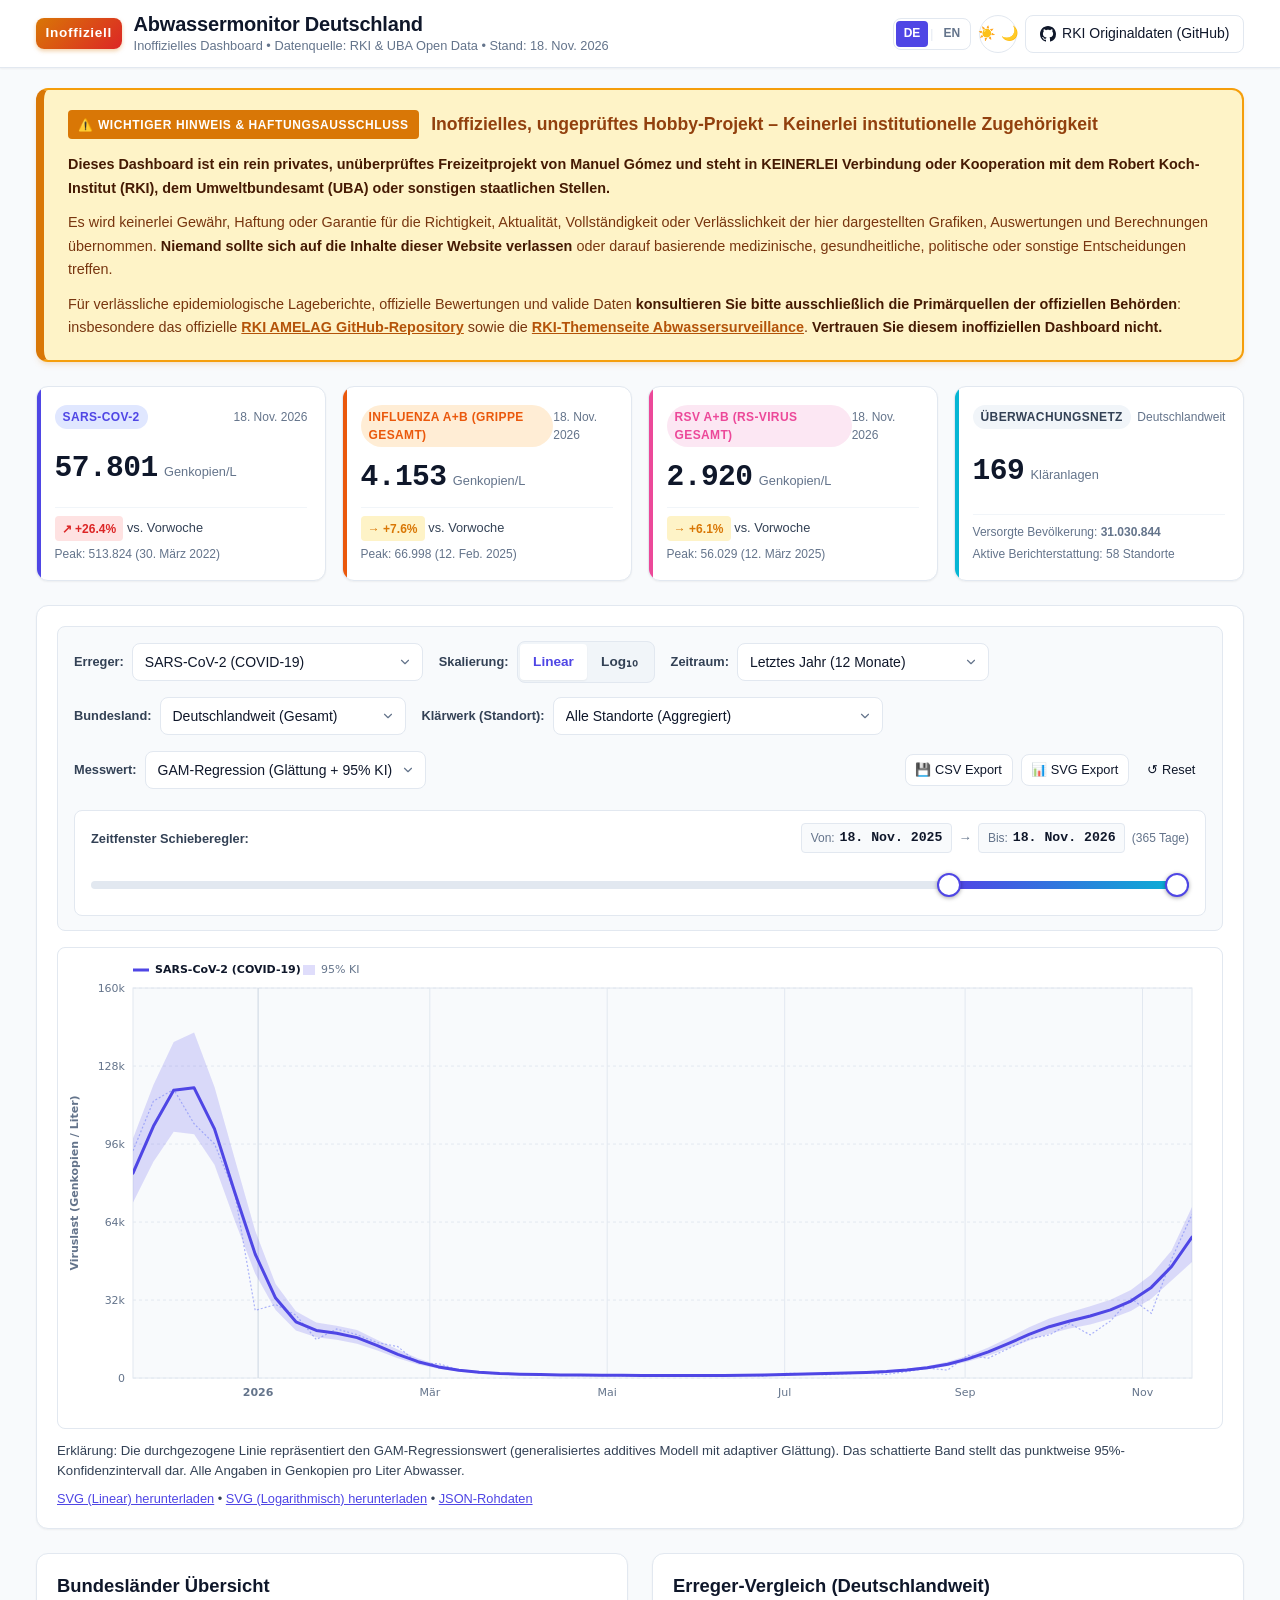
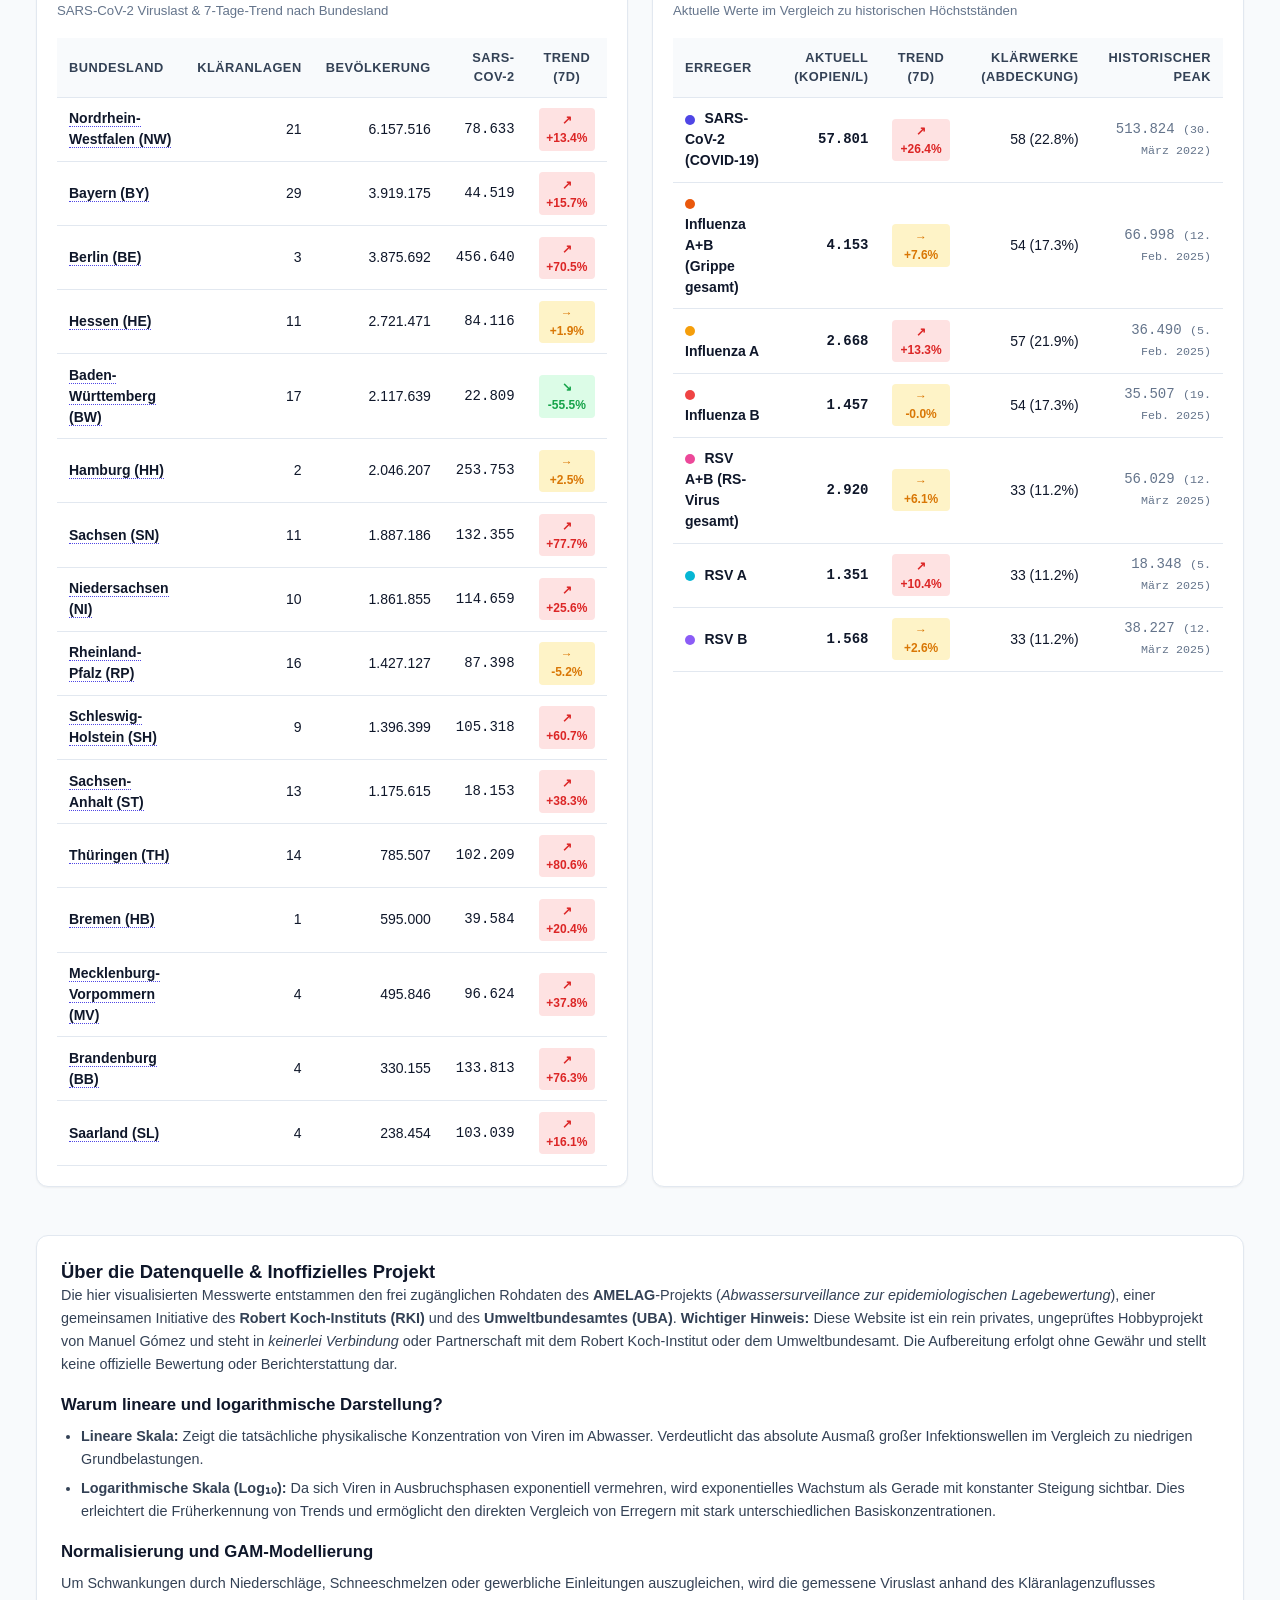
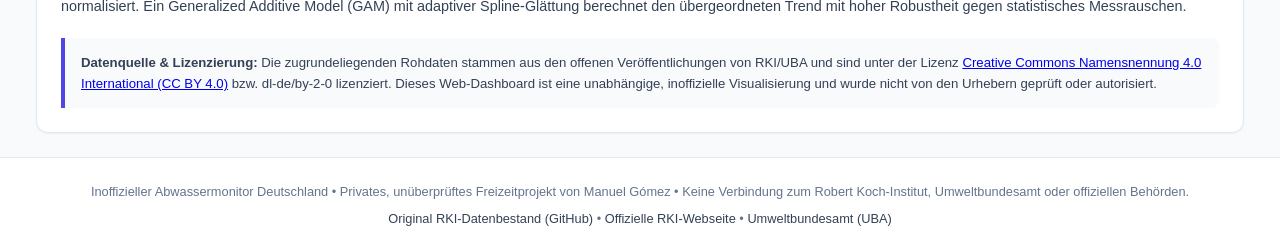
<file: index.html>
<!DOCTYPE html>
<html lang="de">
<head>
  <meta charset="UTF-8">
  <meta name="viewport" content="width=device-width, initial-scale=1.0">
  <title>Inoffizieller Abwassermonitor Deutschland | Private Open-Data-Visualisierung</title>
  <meta name="description" content="Inoffizielle, rein private Visualisierung der öffentlich zugänglichen AMELAG-Abwasserdaten. Keine Anbindung an das Robert Koch-Institut oder Behörden.">
  <meta name="keywords" content="Abwassersurveillance, SARS-CoV-2, Corona, Grippe, Influenza, RSV, Viruslast, Klärwerk, Deutschland, Open Data">
  <meta name="author" content="Manuel Gómez (Inoffizielles Privatprojekt)">
  <meta name="theme-color" content="#4f46e5">

  <!-- Open Graph / Social Media Meta Tags -->
  <meta property="og:title" content="Inoffizieller Abwassermonitor - Deutschland">
  <meta property="og:description" content="Inoffizielle, unüberprüfte Visualisierung von Viruslasten aus 169 Kläranlagen in Deutschland auf Basis öffentlicher RKI/UBA Open Data.">
  <meta property="og:type" content="website">
  <meta property="og:url" content="https://mgomezch.github.io/amelag-dashboard/">
  <meta property="og:image" content="assets/national_chart_linear.svg">

  <link rel="stylesheet" href="css/dashboard.css?v=1795795016">
  
  <noscript>
    <style>
      .js-only { display: none !important; }
      .no-js-tabs { display: block; }
      .chart-toggle-input:checked + .chart-container { display: block; }
    </style>
  </noscript>
</head>
<body>
  <a href="#main-content" class="skip-link" data-i18n="skip_link">Zum Hauptinhalt springen</a>

  <!-- Header -->
  <header class="app-header" role="banner">
    <div class="container header-container">
      <div class="brand">
        <div class="brand-badge brand-badge-unofficial" data-i18n="brand_badge">Inoffiziell</div>
        <div>
          <h1 class="brand-title" data-i18n="brand_title">Abwassermonitor Deutschland</h1>
          <p class="brand-subtitle"><span data-i18n="brand_sub">Inoffizielles Dashboard • Datenquelle: RKI &amp; UBA Open Data • Stand:</span> <time id="header-data-date" datetime="2026-11-18">18. Nov. 2026</time></p>
        </div>
      </div>
      <div class="header-actions">
        <div class="lang-switch" role="group" aria-label="Sprache auswählen / Select Language">
          <a href="index.html" class="lang-btn active" data-lang="de" aria-label="Deutsch">DE</a>
          <span class="lang-divider" aria-hidden="true">|</span>
          <a href="en.html" class="lang-btn " data-lang="en" aria-label="English">EN</a>
        </div>
        <button id="theme-toggle" class="btn btn-icon js-only" aria-label="Farbschema wechseln" title="Farbschema wechseln">
          <span class="icon-sun">☀️</span><span class="icon-moon">🌙</span>
        </button>
        <a href="https://github.com/robert-koch-institut/Abwassersurveillance_AMELAG" target="_blank" rel="noopener noreferrer" class="btn btn-outline" title="RKI Originaldaten (GitHub)">
          <svg class="icon-github" viewBox="0 0 16 16" width="16" height="16" fill="currentColor" aria-hidden="true"><path d="M8 0C3.58 0 0 3.58 0 8c0 3.54 2.29 6.53 5.47 7.59.4.07.55-.17.55-.38 0-.19-.01-.82-.01-1.49-2.01.37-2.53-.49-2.69-.94-.09-.23-.48-.94-.82-1.13-.28-.15-.68-.52-.01-.53.63-.01 1.08.58 1.23.82.72 1.21 1.87.87 2.33.66.07-.52.28-.87.51-1.07-1.78-.2-3.64-.89-3.64-3.95 0-.87.31-1.59.82-2.15-.08-.2-.36-1.02.08-2.12 0 0 .67-.21 2.2.82.64-.18 1.32-.27 2-.27.68 0 1.36.09 2 .27 1.53-1.04 2.2-.82 2.2-.82.44 1.1.16 1.92.08 2.12.51.56.82 1.27.82 2.15 0 3.07-1.87 3.75-3.65 3.95.29.25.54.73.54 1.48 0 1.07-.01 1.93-.01 2.2 0 .21.15.46.55.38A8.013 8.013 0 0016 8c0-4.42-3.58-8-8-8z"/></svg>
          <span data-i18n="rki_dataset">RKI Originaldaten (GitHub)</span>
        </a>
      </div>
    </div>
  </header>

  <!-- Main Container -->
  <main id="main-content" class="container" role="main">
    
    <!-- Unofficial Project Disclaimer Banner -->
    <aside class="disclaimer-banner" role="alert" aria-label="Wichtiger Hinweis und Haftungsausschluss">
      <div class="disclaimer-header">
        <span class="disclaimer-badge" data-i18n="disclaimer_badge">⚠️ WICHTIGER HINWEIS &amp; HAFTUNGSAUSSCHLUSS</span>
        <h2 class="disclaimer-title" data-i18n="disclaimer_title">Inoffizielles, unüberprüftes Freizeitprojekt – Keine Anbindung an Behörden oder Institute</h2>
      </div>
      <div class="disclaimer-body">
        <p data-i18n="disclaimer_p1"><strong>Dieses Dashboard ist ein rein privates, unüberprüftes Freizeitprojekt von Manuel Gómez und steht in KEINERLEI Verbindung oder Partnerschaft zum Robert Koch-Institut (RKI), dem Umweltbundesamt (UBA) oder sonstigen Behörden oder Institutionen.</strong></p>
        <p data-i18n="disclaimer_p2">Der Betreiber übernimmt keinerlei Gewähr für die Richtigkeit, Aktualität, Vollständigkeit oder Verlässlichkeit der hier dargestellten Grafiken, Berechnungen und Daten. <strong>Niemand sollte sich auf die Inhalte dieser Seite stützen</strong> (weder für medizinische, gesundheitliche, behördliche, rechtliche noch sonstige Entscheidungen).</p>
        <p data-i18n="disclaimer_p3">Für verlässliche epidemiologische Informationen, offizielle Bewertungen und validierte Auswertungen <strong>konsultieren Sie bitte ausschließlich die Primärquellen der zuständigen Fachbehörden</strong>: das offizielle <a href="https://github.com/robert-koch-institut/Abwassersurveillance_AMELAG" target="_blank" rel="noopener noreferrer">RKI AMELAG GitHub-Repository</a> und das <a href="https://www.rki.de/abwassersurveillance" target="_blank" rel="noopener noreferrer">Webangebot der RKI-Abwassersurveillance</a>. <strong>Vertrauen Sie diesem inoffiziellen Dashboard nicht.</strong></p>
      </div>
    </aside>

    <!-- KPI Hero Summary Cards -->
    <section class="kpi-grid" aria-label="Wichtigste Kennzahlen / Key Metrics">
      <div class="kpi-card" id="kpi-sars">
        <div class="kpi-header">
          <span class="pathogen-pill pathogen-sars">SARS-CoV-2</span>
          <span class="kpi-date">18. Nov. 2026</span>
        </div>
        <div class="kpi-value-row">
          <span class="kpi-value" id="kpi-sars-val">57.801</span>
          <span class="kpi-unit" data-i18n="kpi_unit">Genkopien/L</span>
        </div>
        <div class="kpi-footer">
          <span class="kpi-trend" id="kpi-sars-trend"><span class="badge badge-rising">↗ +26.4%</span> vs. Vorwoche</span>
          <span class="kpi-sub">Peak: 513.824 (30. März 2022)</span>
        </div>
      </div>

      <div class="kpi-card" id="kpi-flu">
        <div class="kpi-header">
          <span class="pathogen-pill pathogen-flu">Influenza A+B (Grippe gesamt)</span>
          <span class="kpi-date">18. Nov. 2026</span>
        </div>
        <div class="kpi-value-row">
          <span class="kpi-value" id="kpi-flu-val">4.153</span>
          <span class="kpi-unit" data-i18n="kpi_unit">Genkopien/L</span>
        </div>
        <div class="kpi-footer">
          <span class="kpi-trend" id="kpi-flu-trend"><span class="badge badge-stable">→ +7.6%</span> vs. Vorwoche</span>
          <span class="kpi-sub">Peak: 66.998 (12. Feb. 2025)</span>
        </div>
      </div>

      <div class="kpi-card" id="kpi-rsv">
        <div class="kpi-header">
          <span class="pathogen-pill pathogen-rsv">RSV A+B (RS-Virus gesamt)</span>
          <span class="kpi-date">18. Nov. 2026</span>
        </div>
        <div class="kpi-value-row">
          <span class="kpi-value" id="kpi-rsv-val">2.920</span>
          <span class="kpi-unit" data-i18n="kpi_unit">Genkopien/L</span>
        </div>
        <div class="kpi-footer">
          <span class="kpi-trend" id="kpi-rsv-trend"><span class="badge badge-stable">→ +6.1%</span> vs. Vorwoche</span>
          <span class="kpi-sub">Peak: 56.029 (12. März 2025)</span>
        </div>
      </div>

      <div class="kpi-card" id="kpi-coverage">
        <div class="kpi-header">
          <span class="pathogen-pill pathogen-neutral" data-i18n="surveillance_net">Überwachungsnetz</span>
          <span class="kpi-date" data-i18n="nationwide">Deutschlandweit</span>
        </div>
        <div class="kpi-value-row">
          <span class="kpi-value">169</span>
          <span class="kpi-unit" data-i18n="plants">Kläranlagen</span>
        </div>
        <div class="kpi-footer">
          <span class="kpi-sub"><span data-i18n="covered_pop">Versorgte Bevölkerung:</span> <strong>31.030.844</strong></span>
          <span class="kpi-sub"><span data-i18n="active_rep">Aktive Berichterstattung:</span> 58 <span data-i18n="sites">Standorte</span></span>
        </div>
      </div>
    </section>

    <!-- Main Chart Section -->
    <section class="card chart-card" aria-label="Hauptgrafik Viruslast / Main Viral Load Chart">
      
      <!-- Interactive Filter Controls (Enhanced via JS) -->
      <div class="chart-controls js-only">
        
        <!-- Row 1: Pathogen & Scale Toggles -->
        <div class="controls-row">
          <div class="control-group">
            <label class="control-label" for="filter-pathogen" data-i18n="filter_pathogen">Erreger:</label>
            <select id="filter-pathogen" class="select-input" aria-label="Erreger:">
              <option value="SARS-CoV-2" selected>SARS-CoV-2 (COVID-19)</option>
              <option value="Influenza A+B">Influenza A+B (Grippe gesamt)</option>
              <option value="Influenza A">Influenza A</option>
              <option value="Influenza B">Influenza B</option>
              <option value="RSV A+B">RSV A+B (RS-Virus gesamt)</option>
              <option value="RSV A">RSV A</option>
              <option value="RSV B">RSV B</option>
              <option value="COMPARE_ALL">⚡ Multi-Vergleich (SARS + Flu + RSV)</option>
            </select>
          </div>

          <div class="control-group">
            <span class="control-label" data-i18n="filter_scale">Skalierung:</span>
            <div class="btn-group" role="group" aria-label="Skalierung:">
              <button type="button" id="btn-scale-linear" class="btn btn-toggle active" data-scale="linear" title="Lineare Darstellung (absolute Virusmenge)" data-i18n="scale_linear">Linear</button>
              <button type="button" id="btn-scale-log" class="btn btn-toggle" data-scale="log" title="Logarithmische Darstellung (Exponentielles Wachstum &amp; Dynamik)" data-i18n="scale_log">Log₁₀</button>
            </div>
          </div>

          <div class="control-group">
            <label class="control-label" for="filter-time-preset" data-i18n="filter_time">Zeitraum:</label>
            <select id="filter-time-preset" class="select-input" aria-label="Zeitraum:">
              <option value="all">Alle Daten (Gesamt 2022–heute)</option>
              <option value="30d">Letzte 30 Tage</option>
              <option value="90d">Letzte 90 Tage (3 Monate)</option>
              <option value="6m">Letzte 6 Monate</option>
              <option value="1y" selected>Letztes Jahr (12 Monate)</option>
              <option value="2y">Letzte 2 Jahre</option>
              <option value="custom">Benutzerdefiniert (Schieberegler)</option>
            </select>
          </div>
        </div>

        <!-- Row 2: Geographic & Metric Filters -->
        <div class="controls-row">
          <div class="control-group">
            <label class="control-label" for="filter-state" data-i18n="filter_state">Bundesland:</label>
            <select id="filter-state" class="select-input" aria-label="Bundesland:">
              <option value="ALL" selected>Deutschlandweit (Gesamt)</option>
              <option value="BW">Baden-Württemberg (BW)</option>
              <option value="BY">Bayern (BY)</option>
              <option value="BE">Berlin (BE)</option>
              <option value="BB">Brandenburg (BB)</option>
              <option value="HB">Bremen (HB)</option>
              <option value="HH">Hamburg (HH)</option>
              <option value="HE">Hessen (HE)</option>
              <option value="MV">Mecklenburg-Vorpommern (MV)</option>
              <option value="NI">Niedersachsen (NI)</option>
              <option value="NW">Nordrhein-Westfalen (NW)</option>
              <option value="RP">Rheinland-Pfalz (RP)</option>
              <option value="SL">Saarland (SL)</option>
              <option value="SN">Sachsen (SN)</option>
              <option value="ST">Sachsen-Anhalt (ST)</option>
              <option value="SH">Schleswig-Holstein (SH)</option>
              <option value="TH">Thüringen (TH)</option>
            </select>
          </div>

          <div class="control-group">
            <label class="control-label" for="filter-site" data-i18n="filter_site">Klärwerk (Standort):</label>
            <select id="filter-site" class="select-input select-searchable" aria-label="Klärwerk (Standort):">
              <option value="ALL" selected>Alle Standorte (Aggregiert)</option>
            </select>
          </div>

          <div class="control-group">
            <label class="control-label" for="filter-metric" data-i18n="filter_metric">Messwert:</label>
            <select id="filter-metric" class="select-input" aria-label="Messwert:">
              <option value="pred" selected>GAM-Regression (Glättung + 95% KI)</option>
              <option value="norm">Durchfluss-normalisierte Viruslast</option>
              <option value="raw">Gemessene Viruslast (Rohwert)</option>
            </select>
          </div>

          <div class="control-group export-group">
            <button id="btn-export-csv" class="btn btn-outline btn-sm" title="💾 CSV Export" data-i18n="export_csv">💾 CSV Export</button>
            <button id="btn-export-svg" class="btn btn-outline btn-sm" title="📊 SVG Export" data-i18n="export_svg">📊 SVG Export</button>
            <button id="btn-reset-filters" class="btn btn-ghost btn-sm" title="↺ Reset" data-i18n="reset_filters">↺ Reset</button>
          </div>
        </div>

        <!-- Row 3: Interactive Dual-Slider Temporal Slicer -->
        <div class="timeline-slicer" id="timeline-slicer-container">
          <div class="slicer-header">
            <div class="slicer-presets">
              <span class="control-label" data-i18n="slider_label">Zeitfenster Schieberegler:</span>
            </div>
            <div class="slicer-labels">
              <span class="slicer-date-badge"><span class="badge-label" data-i18n="slider_from">Von:</span> <strong id="slicer-label-start">—</strong></span>
              <span class="slicer-arrow">→</span>
              <span class="slicer-date-badge"><span class="badge-label" data-i18n="slider_to">Bis:</span> <strong id="slicer-label-end">—</strong></span>
              <span class="slicer-span-text text-muted" id="slicer-span-days"></span>
            </div>
          </div>
          <div class="dual-slider-wrapper">
            <div class="dual-slider-track"></div>
            <div class="dual-slider-highlight" id="slider-highlight"></div>
            <input type="range" id="slider-start" class="range-input" min="0" max="100" value="70" step="1" aria-label="Start date">
            <input type="range" id="slider-end" class="range-input" min="0" max="100" value="100" step="1" aria-label="End date">
          </div>
        </div>

      </div>

      <!-- Live Dynamic Chart Container (Pre-rendered for instant paint & hydrated via JS) -->
      <div id="chart-viewport" class="chart-viewport js-only">
        <div id="chart-svg-container" class="chart-svg-container">
          <svg xmlns="http://www.w3.org/2000/svg" viewBox="0 0 980 480" class="amelag-chart-svg" role="img" aria-label="Bundesweite Viruslast im Abwasser (Lineare Skala (Genkopien / Liter))">
  <title>Abwassermonitor Deutschland - Lineare Skala (Genkopien / Liter)</title>
  <desc>Zeitreihe der SARS-CoV-2, Influenza und RSV Viruslast im Abwasser (Deutschland, 2022-03-02 bis 2026-11-18).</desc>
  <defs>
    <linearGradient id="ciGrad" x1="0%" y1="0%" x2="0%" y2="100%">
      <stop offset="0%" stop-color="#4f46e5" stop-opacity="0.25" />
      <stop offset="100%" stop-color="#4f46e5" stop-opacity="0.08" />
    </linearGradient>
    <clipPath id="plotClip">
      <rect x="80" y="50" width="860" height="370" />
    </clipPath>
  </defs>
  <rect x="0" y="0" width="980" height="480" fill="var(--card-bg, #ffffff)" rx="8" />
  <rect x="80" y="50" width="860" height="370" fill="var(--plot-bg, #f8fafc)" stroke="var(--border-color, #e2e8f0)" stroke-width="1" />
  <g class="grid-y">
    <line x1="80" y1="420.0" x2="940" y2="420.0" stroke="var(--grid-color, #e2e8f0)" stroke-width="1" stroke-dasharray="3,3" />
    <text x="70" y="424.0" text-anchor="end" font-size="11" fill="var(--text-muted, #64748b)" font-family="system-ui, sans-serif">0</text>
    <line x1="80" y1="346.0" x2="940" y2="346.0" stroke="var(--grid-color, #e2e8f0)" stroke-width="1" stroke-dasharray="3,3" />
    <text x="70" y="350.0" text-anchor="end" font-size="11" fill="var(--text-muted, #64748b)" font-family="system-ui, sans-serif">140k</text>
    <line x1="80" y1="272.0" x2="940" y2="272.0" stroke="var(--grid-color, #e2e8f0)" stroke-width="1" stroke-dasharray="3,3" />
    <text x="70" y="276.0" text-anchor="end" font-size="11" fill="var(--text-muted, #64748b)" font-family="system-ui, sans-serif">280k</text>
    <line x1="80" y1="198.0" x2="940" y2="198.0" stroke="var(--grid-color, #e2e8f0)" stroke-width="1" stroke-dasharray="3,3" />
    <text x="70" y="202.0" text-anchor="end" font-size="11" fill="var(--text-muted, #64748b)" font-family="system-ui, sans-serif">420k</text>
    <line x1="80" y1="124.0" x2="940" y2="124.0" stroke="var(--grid-color, #e2e8f0)" stroke-width="1" stroke-dasharray="3,3" />
    <text x="70" y="128.0" text-anchor="end" font-size="11" fill="var(--text-muted, #64748b)" font-family="system-ui, sans-serif">560k</text>
    <line x1="80" y1="50.0" x2="940" y2="50.0" stroke="var(--grid-color, #e2e8f0)" stroke-width="1" stroke-dasharray="3,3" />
    <text x="70" y="54.0" text-anchor="end" font-size="11" fill="var(--text-muted, #64748b)" font-family="system-ui, sans-serif">700k</text>
  </g>
  <g class="grid-x">
    <line x1="140.4" y1="50" x2="140.4" y2="420" stroke="var(--grid-color, #f1f5f9)" stroke-width="1" />
    <text x="140.4" y="438" text-anchor="middle" font-size="11" font-weight="normal" fill="var(--text-muted, #64748b)" font-family="system-ui, sans-serif">Jul '22</text>
    <line x1="232.3" y1="50" x2="232.3" y2="420" stroke="var(--grid-major, #cbd5e1)" stroke-width="1" />
    <text x="232.3" y="438" text-anchor="middle" font-size="11" font-weight="bold" fill="var(--text-muted, #64748b)" font-family="system-ui, sans-serif">2023</text>
    <line x1="322.7" y1="50" x2="322.7" y2="420" stroke="var(--grid-color, #f1f5f9)" stroke-width="1" />
    <text x="322.7" y="438" text-anchor="middle" font-size="11" font-weight="normal" fill="var(--text-muted, #64748b)" font-family="system-ui, sans-serif">Jul '23</text>
    <line x1="414.6" y1="50" x2="414.6" y2="420" stroke="var(--grid-major, #cbd5e1)" stroke-width="1" />
    <text x="414.6" y="438" text-anchor="middle" font-size="11" font-weight="bold" fill="var(--text-muted, #64748b)" font-family="system-ui, sans-serif">2024</text>
    <line x1="505.5" y1="50" x2="505.5" y2="420" stroke="var(--grid-color, #f1f5f9)" stroke-width="1" />
    <text x="505.5" y="438" text-anchor="middle" font-size="11" font-weight="normal" fill="var(--text-muted, #64748b)" font-family="system-ui, sans-serif">Jul '24</text>
    <line x1="597.4" y1="50" x2="597.4" y2="420" stroke="var(--grid-major, #cbd5e1)" stroke-width="1" />
    <text x="597.4" y="438" text-anchor="middle" font-size="11" font-weight="bold" fill="var(--text-muted, #64748b)" font-family="system-ui, sans-serif">2025</text>
    <line x1="687.8" y1="50" x2="687.8" y2="420" stroke="var(--grid-color, #f1f5f9)" stroke-width="1" />
    <text x="687.8" y="438" text-anchor="middle" font-size="11" font-weight="normal" fill="var(--text-muted, #64748b)" font-family="system-ui, sans-serif">Jul '25</text>
    <line x1="779.7" y1="50" x2="779.7" y2="420" stroke="var(--grid-major, #cbd5e1)" stroke-width="1" />
    <text x="779.7" y="438" text-anchor="middle" font-size="11" font-weight="bold" fill="var(--text-muted, #64748b)" font-family="system-ui, sans-serif">2026</text>
    <line x1="870.1" y1="50" x2="870.1" y2="420" stroke="var(--grid-color, #f1f5f9)" stroke-width="1" />
    <text x="870.1" y="438" text-anchor="middle" font-size="11" font-weight="normal" fill="var(--text-muted, #64748b)" font-family="system-ui, sans-serif">Jul '26</text>
  </g>
  <g clip-path="url(#plotClip)">
    <path d="M 80.0,216.9 L 83.5,183.5 L 87.0,131.4 L 90.5,95.2 L 94.0,89.1 L 97.5,107.5 L 101.0,155.2 L 104.5,205.5 L 108.0,256.8 L 111.5,299.1 L 115.0,325.1 L 118.5,341.9 L 122.0,345.7 L 125.4,334.0 L 128.9,302.2 L 132.4,243.2 L 135.9,187.4 L 139.4,149.2 L 142.9,120.6 L 146.4,120.4 L 149.9,137.5 L 153.4,193.4 L 156.9,259.5 L 160.4,300.6 L 163.9,325.2 L 167.4,335.4 L 170.9,342.1 L 174.4,349.4 L 177.9,344.1 L 181.4,323.5 L 184.9,279.3 L 188.4,220.6 L 191.9,201.4 L 195.4,211.9 L 198.9,248.2 L 202.4,288.2 L 205.9,310.1 L 209.3,319.2 L 212.8,309.0 L 216.3,278.4 L 219.8,235.3 L 223.3,194.4 L 226.8,214.2 L 230.3,267.4 L 233.8,314.3 L 237.3,346.3 L 240.8,355.5 L 244.3,345.1 L 247.8,310.5 L 251.3,251.0 L 254.8,210.1 L 258.3,192.3 L 261.8,194.7 L 265.3,217.3 L 268.8,244.9 L 272.3,285.7 L 275.8,317.3 L 279.3,332.7 L 282.8,338.7 L 286.3,338.5 L 289.8,346.0 L 293.3,359.5 L 296.7,370.4 L 300.2,379.9 L 303.7,386.2 L 307.2,391.9 L 310.7,397.4 L 314.2,400.8 L 317.7,403.6 L 321.2,404.9 L 324.7,404.4 L 328.2,402.8 L 331.7,399.4 L 335.2,396.4 L 338.7,393.5 L 342.2,389.0 L 345.7,383.7 L 349.2,374.8 L 352.7,363.4 L 356.2,351.9 L 359.7,338.1 L 363.2,330.0 L 366.7,322.6 L 370.2,311.2 L 373.7,298.2 L 377.2,278.3 L 380.7,263.0 L 384.1,252.1 L 387.6,239.8 L 391.1,230.2 L 394.6,203.3 L 398.1,162.8 L 401.6,118.6 L 405.1,93.6 L 408.6,147.5 L 412.1,222.8 L 415.6,280.5 L 419.1,318.8 L 422.6,337.1 L 426.1,347.8 L 429.6,356.0 L 433.1,367.1 L 436.6,384.5 L 440.1,396.1 L 443.6,401.6 L 447.1,403.2 L 450.6,403.3 L 454.1,405.0 L 457.6,406.8 L 461.1,408.2 L 464.6,409.0 L 468.0,408.2 L 471.5,406.1 L 475.0,402.8 L 478.5,399.8 L 482.0,400.4 L 485.5,401.1 L 489.0,400.1 L 492.5,396.5 L 496.0,389.1 L 499.5,380.6 L 503.0,370.3 L 506.5,360.4 L 510.0,355.8 L 513.5,352.3 L 517.0,353.2 L 520.5,354.4 L 524.0,352.0 L 527.5,348.6 L 531.0,343.4 L 534.5,345.2 L 538.0,352.2 L 541.5,353.6 L 545.0,348.8 L 548.5,335.8 L 552.0,320.3 L 555.4,311.6 L 558.9,306.0 L 562.4,310.1 L 565.9,318.6 L 569.4,328.3 L 572.9,340.3 L 576.4,346.3 L 579.9,348.2 L 583.4,347.2 L 586.9,346.0 L 590.4,352.4 L 593.9,362.0 L 597.4,374.4 L 600.9,386.8 L 604.4,394.6 L 607.9,399.1 L 611.4,401.4 L 614.9,402.7 L 618.4,404.4 L 621.9,405.7 L 625.4,407.0 L 628.9,408.2 L 632.4,408.7 L 635.9,409.0 L 639.3,409.0 L 642.8,409.0 L 646.3,409.4 L 649.8,409.9 L 653.3,410.7 L 656.8,411.1 L 660.3,410.6 L 663.8,409.1 L 667.3,406.9 L 670.8,405.3 L 674.3,404.7 L 677.8,404.6 L 681.3,405.1 L 684.8,405.3 L 688.3,405.5 L 691.8,405.6 L 695.3,404.6 L 698.8,402.6 L 702.3,399.3 L 705.8,394.8 L 709.3,390.7 L 712.8,386.2 L 716.3,383.4 L 719.8,381.6 L 723.3,378.5 L 726.7,374.8 L 730.2,368.5 L 733.7,362.4 L 737.2,359.8 L 740.7,361.2 L 744.2,370.6 L 747.7,379.3 L 751.2,382.0 L 754.7,378.4 L 758.2,368.1 L 761.7,356.5 L 765.2,347.1 L 768.7,345.1 L 772.2,356.9 L 775.7,372.5 L 779.2,388.1 L 782.7,399.6 L 786.2,405.5 L 789.7,408.0 L 793.2,408.7 L 796.7,409.6 L 800.2,411.7 L 803.7,413.8 L 807.2,415.8 L 810.7,417.1 L 814.1,418.0 L 817.6,418.5 L 821.1,418.8 L 824.6,419.0 L 828.1,419.1 L 831.6,419.2 L 835.1,419.2 L 838.6,419.3 L 842.1,419.3 L 845.6,419.3 L 849.1,419.3 L 852.6,419.4 L 856.1,419.4 L 859.6,419.4 L 863.1,419.3 L 866.6,419.2 L 870.1,419.1 L 873.6,419.0 L 877.1,418.9 L 880.6,418.7 L 884.1,418.6 L 887.6,418.4 L 891.1,418.0 L 894.6,417.4 L 898.0,416.5 L 901.5,415.2 L 905.0,413.4 L 908.5,411.3 L 912.0,409.0 L 915.5,407.1 L 919.0,405.7 L 922.5,404.4 L 926.0,403.0 L 929.5,400.9 L 933.0,397.6 L 936.5,392.4 L 940.0,382.9 L 940.0,394.8 L 936.5,398.8 L 933.0,402.8 L 929.5,405.5 L 926.0,407.2 L 922.5,408.4 L 919.0,409.3 L 915.5,410.4 L 912.0,411.9 L 908.5,413.5 L 905.0,415.2 L 901.5,416.5 L 898.0,417.4 L 894.6,418.1 L 891.1,418.5 L 887.6,418.8 L 884.1,419.0 L 880.6,419.1 L 877.1,419.2 L 873.6,419.3 L 870.1,419.4 L 866.6,419.4 L 863.1,419.5 L 859.6,419.5 L 856.1,419.6 L 852.6,419.6 L 849.1,419.5 L 845.6,419.5 L 842.1,419.5 L 838.6,419.5 L 835.1,419.5 L 831.6,419.4 L 828.1,419.4 L 824.6,419.3 L 821.1,419.2 L 817.6,419.0 L 814.1,418.6 L 810.7,418.0 L 807.2,417.1 L 803.7,415.7 L 800.2,414.0 L 796.7,412.6 L 793.2,411.7 L 789.7,411.2 L 786.2,409.7 L 782.7,405.3 L 779.2,397.4 L 775.7,385.9 L 772.2,373.7 L 768.7,367.1 L 765.2,366.6 L 761.7,373.1 L 758.2,382.0 L 754.7,388.6 L 751.2,392.1 L 747.7,389.6 L 744.2,383.1 L 740.7,377.2 L 737.2,375.0 L 733.7,378.1 L 730.2,382.0 L 726.7,385.5 L 723.3,389.2 L 719.8,390.9 L 716.3,392.8 L 712.8,395.2 L 709.3,397.8 L 705.8,401.4 L 702.3,404.5 L 698.8,407.2 L 695.3,408.9 L 691.8,409.3 L 688.3,409.4 L 684.8,409.2 L 681.3,409.0 L 677.8,408.9 L 674.3,408.6 L 670.8,409.0 L 667.3,410.3 L 663.8,411.9 L 660.3,413.2 L 656.8,413.4 L 653.3,413.2 L 649.8,412.7 L 646.3,412.2 L 642.8,412.0 L 639.3,411.9 L 635.9,411.9 L 632.4,411.9 L 628.9,411.3 L 625.4,410.5 L 621.9,409.5 L 618.4,408.1 L 614.9,407.2 L 611.4,406.2 L 607.9,405.1 L 604.4,402.8 L 600.9,397.5 L 597.4,390.4 L 593.9,381.3 L 590.4,372.9 L 586.9,368.9 L 583.4,367.8 L 579.9,369.2 L 576.4,367.6 L 572.9,361.4 L 569.4,354.5 L 565.9,345.1 L 562.4,338.3 L 558.9,336.6 L 555.4,338.8 L 552.0,348.3 L 548.5,358.6 L 545.0,367.8 L 541.5,372.9 L 538.0,370.1 L 534.5,366.8 L 531.0,365.6 L 527.5,367.8 L 524.0,372.1 L 520.5,372.2 L 517.0,371.9 L 513.5,372.0 L 510.0,372.8 L 506.5,378.1 L 503.0,384.5 L 499.5,392.0 L 496.0,398.9 L 492.5,403.2 L 489.0,406.0 L 485.5,406.7 L 482.0,406.0 L 478.5,406.4 L 475.0,408.0 L 471.5,410.5 L 468.0,412.0 L 464.6,412.2 L 461.1,412.1 L 457.6,411.0 L 454.1,409.7 L 450.6,408.9 L 447.1,408.2 L 443.6,407.3 L 440.1,403.5 L 436.6,395.0 L 433.1,384.4 L 429.6,375.4 L 426.1,371.1 L 422.6,365.4 L 419.1,351.7 L 415.6,330.6 L 412.1,290.4 L 408.6,239.6 L 405.1,211.5 L 401.6,221.4 L 398.1,257.4 L 394.6,280.3 L 391.1,288.6 L 387.6,296.6 L 384.1,299.3 L 380.7,306.1 L 377.2,317.8 L 373.7,331.1 L 370.2,345.0 L 366.7,351.3 L 363.2,356.5 L 359.7,363.9 L 356.2,371.9 L 352.7,381.9 L 349.2,389.4 L 345.7,395.0 L 342.2,399.4 L 338.7,401.3 L 335.2,403.2 L 331.7,405.5 L 328.2,407.5 L 324.7,409.2 L 321.2,409.3 L 317.7,408.5 L 314.2,406.9 L 310.7,403.9 L 307.2,400.6 L 303.7,396.6 L 300.2,391.8 L 296.7,386.5 L 293.3,377.6 L 289.8,369.8 L 286.3,365.3 L 282.8,363.7 L 279.3,362.1 L 275.8,349.1 L 272.3,326.9 L 268.8,301.5 L 265.3,276.7 L 261.8,266.0 L 258.3,261.5 L 254.8,273.7 L 251.3,308.2 L 247.8,344.0 L 244.3,369.1 L 240.8,376.1 L 237.3,367.6 L 233.8,348.2 L 230.3,311.6 L 226.8,272.4 L 223.3,261.8 L 219.8,285.0 L 216.3,320.8 L 212.8,340.2 L 209.3,347.6 L 205.9,345.6 L 202.4,326.6 L 198.9,300.7 L 195.4,274.5 L 191.9,265.1 L 188.4,288.6 L 184.9,323.3 L 181.4,355.0 L 177.9,370.4 L 174.4,370.6 L 170.9,367.2 L 167.4,361.3 L 163.9,354.3 L 160.4,341.5 L 156.9,308.8 L 153.4,266.1 L 149.9,227.5 L 146.4,210.2 L 142.9,221.2 L 139.4,235.1 L 135.9,265.7 L 132.4,305.7 L 128.9,339.6 L 125.4,363.3 L 122.0,371.2 L 118.5,368.9 L 115.0,359.2 L 111.5,338.5 L 108.0,310.9 L 104.5,276.8 L 101.0,240.6 L 97.5,214.6 L 94.0,197.1 L 90.5,204.1 L 87.0,234.3 L 83.5,279.1 L 80.0,330.6 Z" fill="url(#ciGrad)" />
    <path d="M 80.0,293.7 L 83.5,274.8 L 87.0,119.2 L 90.5,153.2 L 94.0,185.5 L 97.5,128.4 L 101.0,207.4 L 104.5,230.6 L 108.0,310.9 L 111.5,316.3 L 115.0,338.3 L 118.5,349.5 L 122.0,391.6 L 125.4,344.8 L 128.9,302.3 L 132.4,272.4 L 135.9,222.1 L 139.4,223.8 L 142.9,214.2 L 146.4,214.6 L 149.9,212.7 L 153.4,258.7 L 156.9,306.7 L 160.4,344.4 L 163.9,354.6 L 167.4,361.4 L 170.9,363.0 L 174.4,365.2 L 177.9,366.6 L 181.4,333.3 L 184.9,266.8 L 188.4,308.2 L 191.9,255.2 L 195.4,257.8 L 198.9,290.8 L 202.4,335.7 L 205.9,341.6 L 209.3,333.9 L 212.8,327.2 L 216.3,291.1 L 219.8,296.6 L 223.3,239.1 L 226.8,247.5 L 230.3,192.5 L 233.8,318.8 L 237.3,361.2 L 240.8,366.2 L 244.3,352.0 L 247.8,303.6 L 251.3,303.1 L 254.8,269.1 L 258.3,255.6 L 261.8,251.7 L 265.3,199.8 L 268.8,238.6 L 272.3,295.5 L 275.8,344.2 L 279.3,340.4 L 282.8,340.2 L 286.3,345.3 L 289.8,349.5 L 293.3,362.3 L 296.7,375.6 L 300.2,387.2 L 303.7,390.3 L 307.2,399.5 L 310.7,401.8 L 314.2,405.3 L 317.7,406.7 L 321.2,407.8 L 324.7,408.3 L 328.2,401.9 L 331.7,403.0 L 335.2,397.0 L 338.7,390.5 L 342.2,387.8 L 345.7,381.2 L 349.2,379.8 L 352.7,383.3 L 356.2,362.2 L 359.7,344.4 L 363.2,341.1 L 366.7,350.5 L 370.2,347.6 L 373.7,315.1 L 377.2,294.5 L 380.7,272.6 L 384.1,255.1 L 387.6,246.4 L 391.1,183.0 L 394.6,182.5 L 398.1,155.3 L 401.6,115.2 L 405.1,-73.8 L 408.6,92.4 L 412.1,161.9 L 415.6,227.4 L 419.1,333.6 L 422.6,335.5 L 426.1,327.4 L 429.6,341.4 L 433.1,354.9 L 436.6,374.6 L 440.1,391.1 L 443.6,401.4 L 447.1,402.6 L 450.6,401.7 L 454.1,402.8 L 457.6,410.6 L 461.1,404.6 L 464.6,409.6 L 468.0,410.2 L 471.5,406.5 L 475.0,398.7 L 478.5,402.6 L 482.0,404.6 L 485.5,398.3 L 489.0,398.7 L 492.5,398.3 L 496.0,387.6 L 499.5,375.1 L 503.0,373.3 L 506.5,359.8 L 510.0,349.2 L 513.5,359.8 L 517.0,359.7 L 520.5,359.7 L 524.0,360.9 L 527.5,359.2 L 531.0,353.8 L 534.5,358.6 L 538.0,351.0 L 541.5,351.1 L 545.0,358.5 L 548.5,329.3 L 552.0,330.9 L 555.4,304.0 L 558.9,309.8 L 562.4,329.0 L 565.9,339.8 L 569.4,354.8 L 572.9,342.5 L 576.4,330.3 L 579.9,346.4 L 583.4,361.5 L 586.9,351.9 L 590.4,356.0 L 593.9,350.6 L 597.4,381.1 L 600.9,395.2 L 604.4,404.8 L 607.9,396.4 L 611.4,397.6 L 614.9,406.5 L 618.4,404.7 L 621.9,407.1 L 625.4,408.1 L 628.9,411.2 L 632.4,410.7 L 635.9,410.9 L 639.3,411.2 L 642.8,411.4 L 646.3,410.5 L 649.8,411.0 L 653.3,410.9 L 656.8,414.6 L 660.3,413.4 L 663.8,409.6 L 667.3,408.5 L 670.8,405.8 L 674.3,407.8 L 677.8,408.3 L 681.3,406.7 L 684.8,404.8 L 688.3,410.7 L 691.8,408.0 L 695.3,403.8 L 698.8,400.3 L 702.3,401.6 L 705.8,395.0 L 709.3,400.7 L 712.8,398.6 L 716.3,388.8 L 719.8,387.2 L 723.3,387.2 L 726.7,380.6 L 730.2,377.1 L 733.7,375.1 L 737.2,354.9 L 740.7,376.5 L 744.2,374.7 L 747.7,380.4 L 751.2,391.1 L 754.7,385.5 L 758.2,370.7 L 761.7,359.9 L 765.2,357.4 L 768.7,364.9 L 772.2,369.2 L 775.7,379.9 L 779.2,405.3 L 782.7,404.1 L 786.2,406.3 L 789.7,411.6 L 793.2,409.4 L 796.7,410.6 L 800.2,412.3 L 803.7,413.2 L 807.2,416.8 L 810.7,416.9 L 814.1,418.2 L 817.6,419.0 L 821.1,419.1 L 824.6,419.1 L 828.1,419.4 L 831.6,419.4 L 835.1,419.5 L 838.6,419.5 L 842.1,419.5 L 845.6,419.6 L 849.1,419.4 L 852.6,419.7 L 856.1,419.5 L 859.6,419.6 L 863.1,419.4 L 866.6,419.6 L 870.1,419.0 L 873.6,419.0 L 877.1,419.3 L 880.6,419.1 L 884.1,418.9 L 887.6,419.2 L 891.1,418.6 L 894.6,417.9 L 898.0,418.3 L 901.5,415.1 L 905.0,415.7 L 908.5,413.6 L 912.0,411.5 L 915.5,410.6 L 919.0,408.2 L 922.5,410.7 L 926.0,407.6 L 929.5,402.7 L 933.0,406.0 L 936.5,394.2 L 940.0,384.5" fill="none" stroke="#93c5fd" stroke-width="1" stroke-dasharray="2,2" opacity="0.75" />
    <path d="M 398.1,418.7 L 401.6,418.4 L 405.1,416.5 L 408.6,414.4 L 415.6,414.9 L 419.1,413.9 L 422.6,411.1 L 426.1,407.0 L 429.6,403.7 L 433.1,403.9 L 436.6,408.3 L 440.1,413.0 L 443.6,415.5 L 447.1,416.4 L 450.6,416.6 L 454.1,416.9 L 457.6,417.2 L 461.1,417.6 L 464.6,417.8 L 468.0,417.9 L 471.5,418.0 L 475.0,418.2 L 478.5,418.3 L 482.0,418.4 L 485.5,418.4 L 489.0,418.4 L 492.5,418.4 L 496.0,418.5 L 499.5,418.5 L 503.0,418.5 L 506.5,418.4 L 510.0,418.4 L 513.5,418.4 L 517.0,418.5 L 520.5,418.5 L 524.0,418.5 L 527.5,418.5 L 531.0,418.5 L 534.5,418.5 L 538.0,418.5 L 541.5,418.5 L 545.0,418.4 L 548.5,418.4 L 552.0,418.4 L 555.4,418.4 L 558.9,418.4 L 562.4,418.3 L 565.9,418.3 L 569.4,418.1 L 572.9,418.1 L 576.4,418.1 L 579.9,418.0 L 583.4,417.7 L 586.9,417.2 L 590.4,416.2 L 593.9,414.8 L 597.4,412.8 L 600.9,409.6 L 604.4,404.3 L 607.9,397.2 L 611.4,390.3 L 614.9,385.9 L 618.4,384.6 L 621.9,386.2 L 625.4,390.9 L 628.9,398.3 L 632.4,405.7 L 635.9,411.1 L 639.3,414.2 L 642.8,416.1 L 646.3,417.2 L 649.8,417.8 L 653.3,418.2 L 656.8,418.4 L 660.3,418.4 L 663.8,418.4 L 667.3,418.4 L 670.8,418.4 L 674.3,418.5 L 677.8,418.5 L 681.3,418.5 L 684.8,418.5 L 688.3,418.5 L 691.8,418.6 L 695.3,418.6 L 698.8,418.6 L 702.3,418.6 L 705.8,418.6 L 709.3,418.6 L 712.8,418.6 L 716.3,418.6 L 719.8,418.7 L 723.3,418.7 L 726.7,418.7 L 730.2,418.7 L 733.7,418.6 L 737.2,418.5 L 740.7,418.4 L 744.2,418.3 L 747.7,418.3 L 751.2,418.4 L 754.7,418.3 L 758.2,418.0 L 761.7,417.2 L 765.2,415.9 L 768.7,413.9 L 772.2,411.5 L 775.7,409.7 L 779.2,409.2 L 782.7,409.2 L 786.2,408.7 L 789.7,407.5 L 793.2,406.5 L 796.7,406.7 L 800.2,408.7 L 803.7,412.0 L 807.2,415.2 L 810.7,417.1 L 814.1,418.0 L 817.6,418.3 L 821.1,418.4 L 824.6,418.5 L 828.1,418.6 L 831.6,418.6 L 835.1,418.6 L 838.6,418.6 L 842.1,418.6 L 845.6,418.6 L 849.1,418.7 L 852.6,418.7 L 856.1,418.7 L 859.6,418.7 L 863.1,418.7 L 866.6,418.7 L 870.1,418.7 L 873.6,418.7 L 877.1,418.7 L 880.6,418.7 L 884.1,418.7 L 887.6,418.7 L 891.1,418.7 L 894.6,418.7 L 898.0,418.6 L 901.5,418.6 L 905.0,418.6 L 908.5,418.6 L 912.0,418.5 L 915.5,418.5 L 919.0,418.4 L 922.5,418.4 L 926.0,418.3 L 929.5,418.2 L 933.0,418.1 L 936.5,418.0 L 940.0,417.8" fill="none" stroke="#ea580c" stroke-width="2" opacity="0.9" />
    <path d="M 552.0,418.6 L 555.4,418.6 L 558.9,418.6 L 562.4,418.6 L 565.9,418.6 L 569.4,418.6 L 572.9,418.5 L 576.4,418.4 L 579.9,418.3 L 583.4,418.0 L 586.9,417.6 L 590.4,417.1 L 604.4,411.7 L 607.9,409.2 L 611.4,406.3 L 614.9,403.0 L 618.4,399.4 L 621.9,395.9 L 625.4,392.8 L 628.9,390.7 L 632.4,390.4 L 635.9,392.0 L 639.3,395.2 L 642.8,399.4 L 646.3,403.9 L 649.8,408.0 L 653.3,411.3 L 656.8,413.8 L 660.3,415.5 L 663.8,416.6 L 667.3,417.4 L 670.8,417.9 L 674.3,418.2 L 677.8,418.4 L 681.3,418.5 L 684.8,418.6 L 688.3,418.7 L 691.8,418.7 L 695.3,418.8 L 698.8,418.8 L 702.3,418.8 L 705.8,418.8 L 709.3,418.8 L 712.8,418.8 L 716.3,418.8 L 719.8,418.8 L 723.3,418.7 L 726.7,418.7 L 730.2,418.7 L 733.7,418.7 L 737.2,418.6 L 740.7,418.5 L 744.2,418.4 L 747.7,418.3 L 751.2,418.1 L 754.7,417.9 L 758.2,417.7 L 761.7,417.4 L 765.2,417.1 L 768.7,416.8 L 772.2,416.2 L 775.7,415.5 L 779.2,414.6 L 782.7,413.4 L 786.2,411.9 L 789.7,409.9 L 793.2,407.7 L 796.7,405.2 L 800.2,402.8 L 803.7,400.9 L 807.2,399.7 L 810.7,399.5 L 814.1,400.3 L 817.6,402.0 L 821.1,404.2 L 824.6,406.6 L 828.1,409.1 L 831.6,411.4 L 835.1,413.3 L 838.6,414.8 L 842.1,416.0 L 845.6,416.8 L 849.1,417.5 L 852.6,417.9 L 856.1,418.2 L 859.6,418.5 L 863.1,418.6 L 866.6,418.7 L 870.1,418.7 L 873.6,418.8 L 877.1,418.8 L 880.6,418.8 L 884.1,418.8 L 887.6,418.7 L 891.1,418.7 L 894.6,418.7 L 898.0,418.7" fill="none" stroke="#ec4899" stroke-width="2" opacity="0.9" />
    <path d="M 80.0,285.3 L 83.5,237.4 L 87.0,188.5 L 90.5,155.2 L 94.0,148.4 L 97.5,166.7 L 101.0,202.0 L 104.5,244.7 L 108.0,286.6 L 111.5,320.8 L 115.0,344.0 L 118.5,356.9 L 122.0,359.8 L 125.4,350.1 L 128.9,322.7 L 132.4,277.9 L 135.9,230.6 L 139.4,196.2 L 142.9,176.0 L 146.4,169.3 L 149.9,186.8 L 153.4,233.2 L 156.9,286.4 L 160.4,323.2 L 163.9,341.1 L 167.4,349.6 L 170.9,355.9 L 174.4,360.9 L 177.9,358.6 L 181.4,340.8 L 184.9,303.3 L 188.4,258.1 L 191.9,236.0 L 195.4,246.0 L 198.9,276.8 L 202.4,309.1 L 205.9,329.5 L 209.3,334.6 L 212.8,325.9 L 216.3,301.5 L 219.8,262.1 L 223.3,231.1 L 226.8,245.7 L 230.3,291.4 L 233.8,332.9 L 237.3,357.8 L 240.8,366.8 L 244.3,358.3 L 247.8,328.8 L 251.3,282.5 L 254.8,244.8 L 258.3,230.0 L 261.8,233.8 L 265.3,249.6 L 268.8,276.0 L 272.3,308.2 L 275.8,334.7 L 279.3,348.9 L 282.8,352.3 L 286.3,353.2 L 289.8,359.0 L 293.3,369.4 L 296.7,379.2 L 300.2,386.4 L 303.7,391.9 L 307.2,396.7 L 310.7,400.9 L 314.2,404.1 L 317.7,406.3 L 321.2,407.3 L 324.7,407.0 L 328.2,405.3 L 331.7,402.7 L 335.2,400.1 L 338.7,397.7 L 342.2,394.7 L 345.7,389.9 L 349.2,382.8 L 352.7,373.6 L 356.2,362.8 L 359.7,352.2 L 363.2,344.4 L 366.7,338.2 L 370.2,329.7 L 373.7,315.9 L 377.2,299.6 L 380.7,286.2 L 384.1,277.6 L 387.6,270.9 L 391.1,262.1 L 394.6,246.0 L 398.1,215.5 L 401.6,175.3 L 405.1,159.1 L 408.6,198.3 L 412.1,260.1 L 415.6,308.3 L 419.1,336.9 L 422.6,352.8 L 426.1,360.6 L 429.6,366.5 L 433.1,376.6 L 436.6,390.2 L 440.1,400.2 L 443.6,404.7 L 447.1,405.9 L 450.6,406.4 L 454.1,407.5 L 457.6,409.1 L 461.1,410.3 L 464.6,410.8 L 468.0,410.3 L 471.5,408.5 L 475.0,405.7 L 478.5,403.4 L 482.0,403.4 L 485.5,404.1 L 489.0,403.3 L 492.5,400.1 L 496.0,394.5 L 499.5,386.8 L 503.0,378.0 L 506.5,370.0 L 510.0,365.0 L 513.5,363.0 L 517.0,363.3 L 520.5,364.0 L 524.0,362.9 L 527.5,359.0 L 531.0,355.5 L 534.5,356.9 L 538.0,361.8 L 541.5,364.0 L 545.0,359.1 L 548.5,348.1 L 552.0,335.4 L 555.4,326.2 L 558.9,322.5 L 562.4,325.3 L 565.9,332.9 L 569.4,342.5 L 572.9,351.7 L 576.4,357.9 L 579.9,359.6 L 583.4,358.4 L 586.9,358.5 L 590.4,363.6 L 593.9,372.6 L 597.4,383.2 L 600.9,392.7 L 604.4,399.1 L 607.9,402.4 L 611.4,404.0 L 614.9,405.1 L 618.4,406.4 L 621.9,407.7 L 625.4,408.9 L 628.9,409.8 L 632.4,410.4 L 635.9,410.6 L 639.3,410.6 L 642.8,410.6 L 646.3,410.9 L 649.8,411.4 L 653.3,412.0 L 656.8,412.3 L 660.3,412.0 L 663.8,410.6 L 667.3,408.7 L 670.8,407.3 L 674.3,406.8 L 677.8,406.9 L 681.3,407.2 L 684.8,407.4 L 688.3,407.6 L 691.8,407.6 L 695.3,406.9 L 698.8,405.1 L 702.3,402.1 L 705.8,398.4 L 709.3,394.5 L 712.8,391.0 L 716.3,388.5 L 719.8,386.6 L 723.3,384.2 L 726.7,380.5 L 730.2,375.7 L 733.7,370.9 L 737.2,367.9 L 740.7,369.8 L 744.2,377.3 L 747.7,384.8 L 751.2,387.5 L 754.7,383.8 L 758.2,375.6 L 761.7,365.4 L 765.2,357.6 L 768.7,357.1 L 772.2,366.0 L 775.7,379.8 L 779.2,393.1 L 782.7,402.7 L 786.2,407.8 L 789.7,409.7 L 793.2,410.3 L 796.7,411.2 L 800.2,413.0 L 803.7,414.9 L 807.2,416.5 L 810.7,417.6 L 814.1,418.3 L 817.6,418.8 L 821.1,419.0 L 824.6,419.2 L 828.1,419.3 L 831.6,419.3 L 835.1,419.4 L 838.6,419.4 L 842.1,419.4 L 845.6,419.4 L 849.1,419.5 L 852.6,419.5 L 856.1,419.5 L 859.6,419.5 L 863.1,419.4 L 866.6,419.3 L 870.1,419.2 L 873.6,419.2 L 877.1,419.0 L 880.6,418.9 L 884.1,418.8 L 887.6,418.6 L 891.1,418.3 L 894.6,417.8 L 898.0,417.0 L 901.5,415.9 L 905.0,414.3 L 908.5,412.5 L 912.0,410.5 L 915.5,408.9 L 919.0,407.6 L 922.5,406.6 L 926.0,405.2 L 929.5,403.3 L 933.0,400.4 L 936.5,395.8 L 940.0,389.4" fill="none" stroke="#4f46e5" stroke-width="3" />
  </g>
  <text x="80" y="28" font-size="14" font-weight="700" fill="var(--text-color, #0f172a)" font-family="system-ui, sans-serif">Bundesweite Viruslast im Abwasser (Lineare Skala (Genkopien / Liter))</text>
  <text x="80" y="44" font-size="11" fill="var(--text-muted, #64748b)" font-family="system-ui, sans-serif">GAM-Modellierte Trends &amp; 95%-Konfidenzintervall • Datenquelle: RKI/UBA AMELAG Open Data</text>
  <g transform="translate(520, 36)" font-family="system-ui, sans-serif" font-size="11">
    <line x1="0" y1="0" x2="16" y2="0" stroke="#4f46e5" stroke-width="3" />
    <text x="22" y="3" fill="var(--text-color, #1e293b)" font-weight="600">SARS-CoV-2</text>
    <line x1="110" y1="0" x2="126" y2="0" stroke="#ea580c" stroke-width="2" />
    <text x="132" y="3" fill="var(--text-color, #1e293b)">Grippe (Flu A+B)</text>
    <line x1="240" y1="0" x2="256" y2="0" stroke="#ec4899" stroke-width="2" />
    <text x="262" y="3" fill="var(--text-color, #1e293b)">RSV (A+B)</text>
    <rect x="340" y="-5" width="12" height="10" fill="#4f46e5" fill-opacity="0.25" />
    <text x="358" y="3" fill="var(--text-muted, #64748b)">95% KI</text>
  </g>
  <text transform="rotate(-90)" x="-235.0" y="20" text-anchor="middle" font-size="11" font-weight="500" fill="var(--text-muted, #64748b)" font-family="system-ui, sans-serif">Genkopien / Liter (Lineare Skala (Genkopien / Liter))</text>
</svg>
        </div>
        <!-- Tooltip overlay -->
        <div id="chart-tooltip" class="chart-tooltip" role="tooltip" aria-hidden="true"></div>
      </div>

      <!-- NO-JAVASCRIPT FALLBACK VIEW: Fully Pre-rendered Visualizations -->
      <noscript>
        <div class="no-js-banner alert alert-info">
          <strong>Hinweis: Sie betrachten die statische barrierefreie Version des Dashboards (ohne JavaScript). Alle bundesweiten Daten, Grafiken und Tabellen sind vollständig geladen und lesbar.</strong>
        </div>
        
        <div class="no-js-tabs">
          <details open class="chart-details">
            <summary class="chart-summary"><strong>📊 Lineare Skala (Genkopien / Liter)</strong></summary>
            <div class="static-svg-wrapper">
              <svg xmlns="http://www.w3.org/2000/svg" viewBox="0 0 980 480" class="amelag-chart-svg" role="img" aria-label="Bundesweite Viruslast im Abwasser (Lineare Skala (Genkopien / Liter))">
  <title>Abwassermonitor Deutschland - Lineare Skala (Genkopien / Liter)</title>
  <desc>Zeitreihe der SARS-CoV-2, Influenza und RSV Viruslast im Abwasser (Deutschland, 2022-03-02 bis 2026-11-18).</desc>
  <defs>
    <linearGradient id="ciGrad" x1="0%" y1="0%" x2="0%" y2="100%">
      <stop offset="0%" stop-color="#4f46e5" stop-opacity="0.25" />
      <stop offset="100%" stop-color="#4f46e5" stop-opacity="0.08" />
    </linearGradient>
    <clipPath id="plotClip">
      <rect x="80" y="50" width="860" height="370" />
    </clipPath>
  </defs>
  <rect x="0" y="0" width="980" height="480" fill="var(--card-bg, #ffffff)" rx="8" />
  <rect x="80" y="50" width="860" height="370" fill="var(--plot-bg, #f8fafc)" stroke="var(--border-color, #e2e8f0)" stroke-width="1" />
  <g class="grid-y">
    <line x1="80" y1="420.0" x2="940" y2="420.0" stroke="var(--grid-color, #e2e8f0)" stroke-width="1" stroke-dasharray="3,3" />
    <text x="70" y="424.0" text-anchor="end" font-size="11" fill="var(--text-muted, #64748b)" font-family="system-ui, sans-serif">0</text>
    <line x1="80" y1="346.0" x2="940" y2="346.0" stroke="var(--grid-color, #e2e8f0)" stroke-width="1" stroke-dasharray="3,3" />
    <text x="70" y="350.0" text-anchor="end" font-size="11" fill="var(--text-muted, #64748b)" font-family="system-ui, sans-serif">140k</text>
    <line x1="80" y1="272.0" x2="940" y2="272.0" stroke="var(--grid-color, #e2e8f0)" stroke-width="1" stroke-dasharray="3,3" />
    <text x="70" y="276.0" text-anchor="end" font-size="11" fill="var(--text-muted, #64748b)" font-family="system-ui, sans-serif">280k</text>
    <line x1="80" y1="198.0" x2="940" y2="198.0" stroke="var(--grid-color, #e2e8f0)" stroke-width="1" stroke-dasharray="3,3" />
    <text x="70" y="202.0" text-anchor="end" font-size="11" fill="var(--text-muted, #64748b)" font-family="system-ui, sans-serif">420k</text>
    <line x1="80" y1="124.0" x2="940" y2="124.0" stroke="var(--grid-color, #e2e8f0)" stroke-width="1" stroke-dasharray="3,3" />
    <text x="70" y="128.0" text-anchor="end" font-size="11" fill="var(--text-muted, #64748b)" font-family="system-ui, sans-serif">560k</text>
    <line x1="80" y1="50.0" x2="940" y2="50.0" stroke="var(--grid-color, #e2e8f0)" stroke-width="1" stroke-dasharray="3,3" />
    <text x="70" y="54.0" text-anchor="end" font-size="11" fill="var(--text-muted, #64748b)" font-family="system-ui, sans-serif">700k</text>
  </g>
  <g class="grid-x">
    <line x1="140.4" y1="50" x2="140.4" y2="420" stroke="var(--grid-color, #f1f5f9)" stroke-width="1" />
    <text x="140.4" y="438" text-anchor="middle" font-size="11" font-weight="normal" fill="var(--text-muted, #64748b)" font-family="system-ui, sans-serif">Jul '22</text>
    <line x1="232.3" y1="50" x2="232.3" y2="420" stroke="var(--grid-major, #cbd5e1)" stroke-width="1" />
    <text x="232.3" y="438" text-anchor="middle" font-size="11" font-weight="bold" fill="var(--text-muted, #64748b)" font-family="system-ui, sans-serif">2023</text>
    <line x1="322.7" y1="50" x2="322.7" y2="420" stroke="var(--grid-color, #f1f5f9)" stroke-width="1" />
    <text x="322.7" y="438" text-anchor="middle" font-size="11" font-weight="normal" fill="var(--text-muted, #64748b)" font-family="system-ui, sans-serif">Jul '23</text>
    <line x1="414.6" y1="50" x2="414.6" y2="420" stroke="var(--grid-major, #cbd5e1)" stroke-width="1" />
    <text x="414.6" y="438" text-anchor="middle" font-size="11" font-weight="bold" fill="var(--text-muted, #64748b)" font-family="system-ui, sans-serif">2024</text>
    <line x1="505.5" y1="50" x2="505.5" y2="420" stroke="var(--grid-color, #f1f5f9)" stroke-width="1" />
    <text x="505.5" y="438" text-anchor="middle" font-size="11" font-weight="normal" fill="var(--text-muted, #64748b)" font-family="system-ui, sans-serif">Jul '24</text>
    <line x1="597.4" y1="50" x2="597.4" y2="420" stroke="var(--grid-major, #cbd5e1)" stroke-width="1" />
    <text x="597.4" y="438" text-anchor="middle" font-size="11" font-weight="bold" fill="var(--text-muted, #64748b)" font-family="system-ui, sans-serif">2025</text>
    <line x1="687.8" y1="50" x2="687.8" y2="420" stroke="var(--grid-color, #f1f5f9)" stroke-width="1" />
    <text x="687.8" y="438" text-anchor="middle" font-size="11" font-weight="normal" fill="var(--text-muted, #64748b)" font-family="system-ui, sans-serif">Jul '25</text>
    <line x1="779.7" y1="50" x2="779.7" y2="420" stroke="var(--grid-major, #cbd5e1)" stroke-width="1" />
    <text x="779.7" y="438" text-anchor="middle" font-size="11" font-weight="bold" fill="var(--text-muted, #64748b)" font-family="system-ui, sans-serif">2026</text>
    <line x1="870.1" y1="50" x2="870.1" y2="420" stroke="var(--grid-color, #f1f5f9)" stroke-width="1" />
    <text x="870.1" y="438" text-anchor="middle" font-size="11" font-weight="normal" fill="var(--text-muted, #64748b)" font-family="system-ui, sans-serif">Jul '26</text>
  </g>
  <g clip-path="url(#plotClip)">
    <path d="M 80.0,216.9 L 83.5,183.5 L 87.0,131.4 L 90.5,95.2 L 94.0,89.1 L 97.5,107.5 L 101.0,155.2 L 104.5,205.5 L 108.0,256.8 L 111.5,299.1 L 115.0,325.1 L 118.5,341.9 L 122.0,345.7 L 125.4,334.0 L 128.9,302.2 L 132.4,243.2 L 135.9,187.4 L 139.4,149.2 L 142.9,120.6 L 146.4,120.4 L 149.9,137.5 L 153.4,193.4 L 156.9,259.5 L 160.4,300.6 L 163.9,325.2 L 167.4,335.4 L 170.9,342.1 L 174.4,349.4 L 177.9,344.1 L 181.4,323.5 L 184.9,279.3 L 188.4,220.6 L 191.9,201.4 L 195.4,211.9 L 198.9,248.2 L 202.4,288.2 L 205.9,310.1 L 209.3,319.2 L 212.8,309.0 L 216.3,278.4 L 219.8,235.3 L 223.3,194.4 L 226.8,214.2 L 230.3,267.4 L 233.8,314.3 L 237.3,346.3 L 240.8,355.5 L 244.3,345.1 L 247.8,310.5 L 251.3,251.0 L 254.8,210.1 L 258.3,192.3 L 261.8,194.7 L 265.3,217.3 L 268.8,244.9 L 272.3,285.7 L 275.8,317.3 L 279.3,332.7 L 282.8,338.7 L 286.3,338.5 L 289.8,346.0 L 293.3,359.5 L 296.7,370.4 L 300.2,379.9 L 303.7,386.2 L 307.2,391.9 L 310.7,397.4 L 314.2,400.8 L 317.7,403.6 L 321.2,404.9 L 324.7,404.4 L 328.2,402.8 L 331.7,399.4 L 335.2,396.4 L 338.7,393.5 L 342.2,389.0 L 345.7,383.7 L 349.2,374.8 L 352.7,363.4 L 356.2,351.9 L 359.7,338.1 L 363.2,330.0 L 366.7,322.6 L 370.2,311.2 L 373.7,298.2 L 377.2,278.3 L 380.7,263.0 L 384.1,252.1 L 387.6,239.8 L 391.1,230.2 L 394.6,203.3 L 398.1,162.8 L 401.6,118.6 L 405.1,93.6 L 408.6,147.5 L 412.1,222.8 L 415.6,280.5 L 419.1,318.8 L 422.6,337.1 L 426.1,347.8 L 429.6,356.0 L 433.1,367.1 L 436.6,384.5 L 440.1,396.1 L 443.6,401.6 L 447.1,403.2 L 450.6,403.3 L 454.1,405.0 L 457.6,406.8 L 461.1,408.2 L 464.6,409.0 L 468.0,408.2 L 471.5,406.1 L 475.0,402.8 L 478.5,399.8 L 482.0,400.4 L 485.5,401.1 L 489.0,400.1 L 492.5,396.5 L 496.0,389.1 L 499.5,380.6 L 503.0,370.3 L 506.5,360.4 L 510.0,355.8 L 513.5,352.3 L 517.0,353.2 L 520.5,354.4 L 524.0,352.0 L 527.5,348.6 L 531.0,343.4 L 534.5,345.2 L 538.0,352.2 L 541.5,353.6 L 545.0,348.8 L 548.5,335.8 L 552.0,320.3 L 555.4,311.6 L 558.9,306.0 L 562.4,310.1 L 565.9,318.6 L 569.4,328.3 L 572.9,340.3 L 576.4,346.3 L 579.9,348.2 L 583.4,347.2 L 586.9,346.0 L 590.4,352.4 L 593.9,362.0 L 597.4,374.4 L 600.9,386.8 L 604.4,394.6 L 607.9,399.1 L 611.4,401.4 L 614.9,402.7 L 618.4,404.4 L 621.9,405.7 L 625.4,407.0 L 628.9,408.2 L 632.4,408.7 L 635.9,409.0 L 639.3,409.0 L 642.8,409.0 L 646.3,409.4 L 649.8,409.9 L 653.3,410.7 L 656.8,411.1 L 660.3,410.6 L 663.8,409.1 L 667.3,406.9 L 670.8,405.3 L 674.3,404.7 L 677.8,404.6 L 681.3,405.1 L 684.8,405.3 L 688.3,405.5 L 691.8,405.6 L 695.3,404.6 L 698.8,402.6 L 702.3,399.3 L 705.8,394.8 L 709.3,390.7 L 712.8,386.2 L 716.3,383.4 L 719.8,381.6 L 723.3,378.5 L 726.7,374.8 L 730.2,368.5 L 733.7,362.4 L 737.2,359.8 L 740.7,361.2 L 744.2,370.6 L 747.7,379.3 L 751.2,382.0 L 754.7,378.4 L 758.2,368.1 L 761.7,356.5 L 765.2,347.1 L 768.7,345.1 L 772.2,356.9 L 775.7,372.5 L 779.2,388.1 L 782.7,399.6 L 786.2,405.5 L 789.7,408.0 L 793.2,408.7 L 796.7,409.6 L 800.2,411.7 L 803.7,413.8 L 807.2,415.8 L 810.7,417.1 L 814.1,418.0 L 817.6,418.5 L 821.1,418.8 L 824.6,419.0 L 828.1,419.1 L 831.6,419.2 L 835.1,419.2 L 838.6,419.3 L 842.1,419.3 L 845.6,419.3 L 849.1,419.3 L 852.6,419.4 L 856.1,419.4 L 859.6,419.4 L 863.1,419.3 L 866.6,419.2 L 870.1,419.1 L 873.6,419.0 L 877.1,418.9 L 880.6,418.7 L 884.1,418.6 L 887.6,418.4 L 891.1,418.0 L 894.6,417.4 L 898.0,416.5 L 901.5,415.2 L 905.0,413.4 L 908.5,411.3 L 912.0,409.0 L 915.5,407.1 L 919.0,405.7 L 922.5,404.4 L 926.0,403.0 L 929.5,400.9 L 933.0,397.6 L 936.5,392.4 L 940.0,382.9 L 940.0,394.8 L 936.5,398.8 L 933.0,402.8 L 929.5,405.5 L 926.0,407.2 L 922.5,408.4 L 919.0,409.3 L 915.5,410.4 L 912.0,411.9 L 908.5,413.5 L 905.0,415.2 L 901.5,416.5 L 898.0,417.4 L 894.6,418.1 L 891.1,418.5 L 887.6,418.8 L 884.1,419.0 L 880.6,419.1 L 877.1,419.2 L 873.6,419.3 L 870.1,419.4 L 866.6,419.4 L 863.1,419.5 L 859.6,419.5 L 856.1,419.6 L 852.6,419.6 L 849.1,419.5 L 845.6,419.5 L 842.1,419.5 L 838.6,419.5 L 835.1,419.5 L 831.6,419.4 L 828.1,419.4 L 824.6,419.3 L 821.1,419.2 L 817.6,419.0 L 814.1,418.6 L 810.7,418.0 L 807.2,417.1 L 803.7,415.7 L 800.2,414.0 L 796.7,412.6 L 793.2,411.7 L 789.7,411.2 L 786.2,409.7 L 782.7,405.3 L 779.2,397.4 L 775.7,385.9 L 772.2,373.7 L 768.7,367.1 L 765.2,366.6 L 761.7,373.1 L 758.2,382.0 L 754.7,388.6 L 751.2,392.1 L 747.7,389.6 L 744.2,383.1 L 740.7,377.2 L 737.2,375.0 L 733.7,378.1 L 730.2,382.0 L 726.7,385.5 L 723.3,389.2 L 719.8,390.9 L 716.3,392.8 L 712.8,395.2 L 709.3,397.8 L 705.8,401.4 L 702.3,404.5 L 698.8,407.2 L 695.3,408.9 L 691.8,409.3 L 688.3,409.4 L 684.8,409.2 L 681.3,409.0 L 677.8,408.9 L 674.3,408.6 L 670.8,409.0 L 667.3,410.3 L 663.8,411.9 L 660.3,413.2 L 656.8,413.4 L 653.3,413.2 L 649.8,412.7 L 646.3,412.2 L 642.8,412.0 L 639.3,411.9 L 635.9,411.9 L 632.4,411.9 L 628.9,411.3 L 625.4,410.5 L 621.9,409.5 L 618.4,408.1 L 614.9,407.2 L 611.4,406.2 L 607.9,405.1 L 604.4,402.8 L 600.9,397.5 L 597.4,390.4 L 593.9,381.3 L 590.4,372.9 L 586.9,368.9 L 583.4,367.8 L 579.9,369.2 L 576.4,367.6 L 572.9,361.4 L 569.4,354.5 L 565.9,345.1 L 562.4,338.3 L 558.9,336.6 L 555.4,338.8 L 552.0,348.3 L 548.5,358.6 L 545.0,367.8 L 541.5,372.9 L 538.0,370.1 L 534.5,366.8 L 531.0,365.6 L 527.5,367.8 L 524.0,372.1 L 520.5,372.2 L 517.0,371.9 L 513.5,372.0 L 510.0,372.8 L 506.5,378.1 L 503.0,384.5 L 499.5,392.0 L 496.0,398.9 L 492.5,403.2 L 489.0,406.0 L 485.5,406.7 L 482.0,406.0 L 478.5,406.4 L 475.0,408.0 L 471.5,410.5 L 468.0,412.0 L 464.6,412.2 L 461.1,412.1 L 457.6,411.0 L 454.1,409.7 L 450.6,408.9 L 447.1,408.2 L 443.6,407.3 L 440.1,403.5 L 436.6,395.0 L 433.1,384.4 L 429.6,375.4 L 426.1,371.1 L 422.6,365.4 L 419.1,351.7 L 415.6,330.6 L 412.1,290.4 L 408.6,239.6 L 405.1,211.5 L 401.6,221.4 L 398.1,257.4 L 394.6,280.3 L 391.1,288.6 L 387.6,296.6 L 384.1,299.3 L 380.7,306.1 L 377.2,317.8 L 373.7,331.1 L 370.2,345.0 L 366.7,351.3 L 363.2,356.5 L 359.7,363.9 L 356.2,371.9 L 352.7,381.9 L 349.2,389.4 L 345.7,395.0 L 342.2,399.4 L 338.7,401.3 L 335.2,403.2 L 331.7,405.5 L 328.2,407.5 L 324.7,409.2 L 321.2,409.3 L 317.7,408.5 L 314.2,406.9 L 310.7,403.9 L 307.2,400.6 L 303.7,396.6 L 300.2,391.8 L 296.7,386.5 L 293.3,377.6 L 289.8,369.8 L 286.3,365.3 L 282.8,363.7 L 279.3,362.1 L 275.8,349.1 L 272.3,326.9 L 268.8,301.5 L 265.3,276.7 L 261.8,266.0 L 258.3,261.5 L 254.8,273.7 L 251.3,308.2 L 247.8,344.0 L 244.3,369.1 L 240.8,376.1 L 237.3,367.6 L 233.8,348.2 L 230.3,311.6 L 226.8,272.4 L 223.3,261.8 L 219.8,285.0 L 216.3,320.8 L 212.8,340.2 L 209.3,347.6 L 205.9,345.6 L 202.4,326.6 L 198.9,300.7 L 195.4,274.5 L 191.9,265.1 L 188.4,288.6 L 184.9,323.3 L 181.4,355.0 L 177.9,370.4 L 174.4,370.6 L 170.9,367.2 L 167.4,361.3 L 163.9,354.3 L 160.4,341.5 L 156.9,308.8 L 153.4,266.1 L 149.9,227.5 L 146.4,210.2 L 142.9,221.2 L 139.4,235.1 L 135.9,265.7 L 132.4,305.7 L 128.9,339.6 L 125.4,363.3 L 122.0,371.2 L 118.5,368.9 L 115.0,359.2 L 111.5,338.5 L 108.0,310.9 L 104.5,276.8 L 101.0,240.6 L 97.5,214.6 L 94.0,197.1 L 90.5,204.1 L 87.0,234.3 L 83.5,279.1 L 80.0,330.6 Z" fill="url(#ciGrad)" />
    <path d="M 80.0,293.7 L 83.5,274.8 L 87.0,119.2 L 90.5,153.2 L 94.0,185.5 L 97.5,128.4 L 101.0,207.4 L 104.5,230.6 L 108.0,310.9 L 111.5,316.3 L 115.0,338.3 L 118.5,349.5 L 122.0,391.6 L 125.4,344.8 L 128.9,302.3 L 132.4,272.4 L 135.9,222.1 L 139.4,223.8 L 142.9,214.2 L 146.4,214.6 L 149.9,212.7 L 153.4,258.7 L 156.9,306.7 L 160.4,344.4 L 163.9,354.6 L 167.4,361.4 L 170.9,363.0 L 174.4,365.2 L 177.9,366.6 L 181.4,333.3 L 184.9,266.8 L 188.4,308.2 L 191.9,255.2 L 195.4,257.8 L 198.9,290.8 L 202.4,335.7 L 205.9,341.6 L 209.3,333.9 L 212.8,327.2 L 216.3,291.1 L 219.8,296.6 L 223.3,239.1 L 226.8,247.5 L 230.3,192.5 L 233.8,318.8 L 237.3,361.2 L 240.8,366.2 L 244.3,352.0 L 247.8,303.6 L 251.3,303.1 L 254.8,269.1 L 258.3,255.6 L 261.8,251.7 L 265.3,199.8 L 268.8,238.6 L 272.3,295.5 L 275.8,344.2 L 279.3,340.4 L 282.8,340.2 L 286.3,345.3 L 289.8,349.5 L 293.3,362.3 L 296.7,375.6 L 300.2,387.2 L 303.7,390.3 L 307.2,399.5 L 310.7,401.8 L 314.2,405.3 L 317.7,406.7 L 321.2,407.8 L 324.7,408.3 L 328.2,401.9 L 331.7,403.0 L 335.2,397.0 L 338.7,390.5 L 342.2,387.8 L 345.7,381.2 L 349.2,379.8 L 352.7,383.3 L 356.2,362.2 L 359.7,344.4 L 363.2,341.1 L 366.7,350.5 L 370.2,347.6 L 373.7,315.1 L 377.2,294.5 L 380.7,272.6 L 384.1,255.1 L 387.6,246.4 L 391.1,183.0 L 394.6,182.5 L 398.1,155.3 L 401.6,115.2 L 405.1,-73.8 L 408.6,92.4 L 412.1,161.9 L 415.6,227.4 L 419.1,333.6 L 422.6,335.5 L 426.1,327.4 L 429.6,341.4 L 433.1,354.9 L 436.6,374.6 L 440.1,391.1 L 443.6,401.4 L 447.1,402.6 L 450.6,401.7 L 454.1,402.8 L 457.6,410.6 L 461.1,404.6 L 464.6,409.6 L 468.0,410.2 L 471.5,406.5 L 475.0,398.7 L 478.5,402.6 L 482.0,404.6 L 485.5,398.3 L 489.0,398.7 L 492.5,398.3 L 496.0,387.6 L 499.5,375.1 L 503.0,373.3 L 506.5,359.8 L 510.0,349.2 L 513.5,359.8 L 517.0,359.7 L 520.5,359.7 L 524.0,360.9 L 527.5,359.2 L 531.0,353.8 L 534.5,358.6 L 538.0,351.0 L 541.5,351.1 L 545.0,358.5 L 548.5,329.3 L 552.0,330.9 L 555.4,304.0 L 558.9,309.8 L 562.4,329.0 L 565.9,339.8 L 569.4,354.8 L 572.9,342.5 L 576.4,330.3 L 579.9,346.4 L 583.4,361.5 L 586.9,351.9 L 590.4,356.0 L 593.9,350.6 L 597.4,381.1 L 600.9,395.2 L 604.4,404.8 L 607.9,396.4 L 611.4,397.6 L 614.9,406.5 L 618.4,404.7 L 621.9,407.1 L 625.4,408.1 L 628.9,411.2 L 632.4,410.7 L 635.9,410.9 L 639.3,411.2 L 642.8,411.4 L 646.3,410.5 L 649.8,411.0 L 653.3,410.9 L 656.8,414.6 L 660.3,413.4 L 663.8,409.6 L 667.3,408.5 L 670.8,405.8 L 674.3,407.8 L 677.8,408.3 L 681.3,406.7 L 684.8,404.8 L 688.3,410.7 L 691.8,408.0 L 695.3,403.8 L 698.8,400.3 L 702.3,401.6 L 705.8,395.0 L 709.3,400.7 L 712.8,398.6 L 716.3,388.8 L 719.8,387.2 L 723.3,387.2 L 726.7,380.6 L 730.2,377.1 L 733.7,375.1 L 737.2,354.9 L 740.7,376.5 L 744.2,374.7 L 747.7,380.4 L 751.2,391.1 L 754.7,385.5 L 758.2,370.7 L 761.7,359.9 L 765.2,357.4 L 768.7,364.9 L 772.2,369.2 L 775.7,379.9 L 779.2,405.3 L 782.7,404.1 L 786.2,406.3 L 789.7,411.6 L 793.2,409.4 L 796.7,410.6 L 800.2,412.3 L 803.7,413.2 L 807.2,416.8 L 810.7,416.9 L 814.1,418.2 L 817.6,419.0 L 821.1,419.1 L 824.6,419.1 L 828.1,419.4 L 831.6,419.4 L 835.1,419.5 L 838.6,419.5 L 842.1,419.5 L 845.6,419.6 L 849.1,419.4 L 852.6,419.7 L 856.1,419.5 L 859.6,419.6 L 863.1,419.4 L 866.6,419.6 L 870.1,419.0 L 873.6,419.0 L 877.1,419.3 L 880.6,419.1 L 884.1,418.9 L 887.6,419.2 L 891.1,418.6 L 894.6,417.9 L 898.0,418.3 L 901.5,415.1 L 905.0,415.7 L 908.5,413.6 L 912.0,411.5 L 915.5,410.6 L 919.0,408.2 L 922.5,410.7 L 926.0,407.6 L 929.5,402.7 L 933.0,406.0 L 936.5,394.2 L 940.0,384.5" fill="none" stroke="#93c5fd" stroke-width="1" stroke-dasharray="2,2" opacity="0.75" />
    <path d="M 398.1,418.7 L 401.6,418.4 L 405.1,416.5 L 408.6,414.4 L 415.6,414.9 L 419.1,413.9 L 422.6,411.1 L 426.1,407.0 L 429.6,403.7 L 433.1,403.9 L 436.6,408.3 L 440.1,413.0 L 443.6,415.5 L 447.1,416.4 L 450.6,416.6 L 454.1,416.9 L 457.6,417.2 L 461.1,417.6 L 464.6,417.8 L 468.0,417.9 L 471.5,418.0 L 475.0,418.2 L 478.5,418.3 L 482.0,418.4 L 485.5,418.4 L 489.0,418.4 L 492.5,418.4 L 496.0,418.5 L 499.5,418.5 L 503.0,418.5 L 506.5,418.4 L 510.0,418.4 L 513.5,418.4 L 517.0,418.5 L 520.5,418.5 L 524.0,418.5 L 527.5,418.5 L 531.0,418.5 L 534.5,418.5 L 538.0,418.5 L 541.5,418.5 L 545.0,418.4 L 548.5,418.4 L 552.0,418.4 L 555.4,418.4 L 558.9,418.4 L 562.4,418.3 L 565.9,418.3 L 569.4,418.1 L 572.9,418.1 L 576.4,418.1 L 579.9,418.0 L 583.4,417.7 L 586.9,417.2 L 590.4,416.2 L 593.9,414.8 L 597.4,412.8 L 600.9,409.6 L 604.4,404.3 L 607.9,397.2 L 611.4,390.3 L 614.9,385.9 L 618.4,384.6 L 621.9,386.2 L 625.4,390.9 L 628.9,398.3 L 632.4,405.7 L 635.9,411.1 L 639.3,414.2 L 642.8,416.1 L 646.3,417.2 L 649.8,417.8 L 653.3,418.2 L 656.8,418.4 L 660.3,418.4 L 663.8,418.4 L 667.3,418.4 L 670.8,418.4 L 674.3,418.5 L 677.8,418.5 L 681.3,418.5 L 684.8,418.5 L 688.3,418.5 L 691.8,418.6 L 695.3,418.6 L 698.8,418.6 L 702.3,418.6 L 705.8,418.6 L 709.3,418.6 L 712.8,418.6 L 716.3,418.6 L 719.8,418.7 L 723.3,418.7 L 726.7,418.7 L 730.2,418.7 L 733.7,418.6 L 737.2,418.5 L 740.7,418.4 L 744.2,418.3 L 747.7,418.3 L 751.2,418.4 L 754.7,418.3 L 758.2,418.0 L 761.7,417.2 L 765.2,415.9 L 768.7,413.9 L 772.2,411.5 L 775.7,409.7 L 779.2,409.2 L 782.7,409.2 L 786.2,408.7 L 789.7,407.5 L 793.2,406.5 L 796.7,406.7 L 800.2,408.7 L 803.7,412.0 L 807.2,415.2 L 810.7,417.1 L 814.1,418.0 L 817.6,418.3 L 821.1,418.4 L 824.6,418.5 L 828.1,418.6 L 831.6,418.6 L 835.1,418.6 L 838.6,418.6 L 842.1,418.6 L 845.6,418.6 L 849.1,418.7 L 852.6,418.7 L 856.1,418.7 L 859.6,418.7 L 863.1,418.7 L 866.6,418.7 L 870.1,418.7 L 873.6,418.7 L 877.1,418.7 L 880.6,418.7 L 884.1,418.7 L 887.6,418.7 L 891.1,418.7 L 894.6,418.7 L 898.0,418.6 L 901.5,418.6 L 905.0,418.6 L 908.5,418.6 L 912.0,418.5 L 915.5,418.5 L 919.0,418.4 L 922.5,418.4 L 926.0,418.3 L 929.5,418.2 L 933.0,418.1 L 936.5,418.0 L 940.0,417.8" fill="none" stroke="#ea580c" stroke-width="2" opacity="0.9" />
    <path d="M 552.0,418.6 L 555.4,418.6 L 558.9,418.6 L 562.4,418.6 L 565.9,418.6 L 569.4,418.6 L 572.9,418.5 L 576.4,418.4 L 579.9,418.3 L 583.4,418.0 L 586.9,417.6 L 590.4,417.1 L 604.4,411.7 L 607.9,409.2 L 611.4,406.3 L 614.9,403.0 L 618.4,399.4 L 621.9,395.9 L 625.4,392.8 L 628.9,390.7 L 632.4,390.4 L 635.9,392.0 L 639.3,395.2 L 642.8,399.4 L 646.3,403.9 L 649.8,408.0 L 653.3,411.3 L 656.8,413.8 L 660.3,415.5 L 663.8,416.6 L 667.3,417.4 L 670.8,417.9 L 674.3,418.2 L 677.8,418.4 L 681.3,418.5 L 684.8,418.6 L 688.3,418.7 L 691.8,418.7 L 695.3,418.8 L 698.8,418.8 L 702.3,418.8 L 705.8,418.8 L 709.3,418.8 L 712.8,418.8 L 716.3,418.8 L 719.8,418.8 L 723.3,418.7 L 726.7,418.7 L 730.2,418.7 L 733.7,418.7 L 737.2,418.6 L 740.7,418.5 L 744.2,418.4 L 747.7,418.3 L 751.2,418.1 L 754.7,417.9 L 758.2,417.7 L 761.7,417.4 L 765.2,417.1 L 768.7,416.8 L 772.2,416.2 L 775.7,415.5 L 779.2,414.6 L 782.7,413.4 L 786.2,411.9 L 789.7,409.9 L 793.2,407.7 L 796.7,405.2 L 800.2,402.8 L 803.7,400.9 L 807.2,399.7 L 810.7,399.5 L 814.1,400.3 L 817.6,402.0 L 821.1,404.2 L 824.6,406.6 L 828.1,409.1 L 831.6,411.4 L 835.1,413.3 L 838.6,414.8 L 842.1,416.0 L 845.6,416.8 L 849.1,417.5 L 852.6,417.9 L 856.1,418.2 L 859.6,418.5 L 863.1,418.6 L 866.6,418.7 L 870.1,418.7 L 873.6,418.8 L 877.1,418.8 L 880.6,418.8 L 884.1,418.8 L 887.6,418.7 L 891.1,418.7 L 894.6,418.7 L 898.0,418.7" fill="none" stroke="#ec4899" stroke-width="2" opacity="0.9" />
    <path d="M 80.0,285.3 L 83.5,237.4 L 87.0,188.5 L 90.5,155.2 L 94.0,148.4 L 97.5,166.7 L 101.0,202.0 L 104.5,244.7 L 108.0,286.6 L 111.5,320.8 L 115.0,344.0 L 118.5,356.9 L 122.0,359.8 L 125.4,350.1 L 128.9,322.7 L 132.4,277.9 L 135.9,230.6 L 139.4,196.2 L 142.9,176.0 L 146.4,169.3 L 149.9,186.8 L 153.4,233.2 L 156.9,286.4 L 160.4,323.2 L 163.9,341.1 L 167.4,349.6 L 170.9,355.9 L 174.4,360.9 L 177.9,358.6 L 181.4,340.8 L 184.9,303.3 L 188.4,258.1 L 191.9,236.0 L 195.4,246.0 L 198.9,276.8 L 202.4,309.1 L 205.9,329.5 L 209.3,334.6 L 212.8,325.9 L 216.3,301.5 L 219.8,262.1 L 223.3,231.1 L 226.8,245.7 L 230.3,291.4 L 233.8,332.9 L 237.3,357.8 L 240.8,366.8 L 244.3,358.3 L 247.8,328.8 L 251.3,282.5 L 254.8,244.8 L 258.3,230.0 L 261.8,233.8 L 265.3,249.6 L 268.8,276.0 L 272.3,308.2 L 275.8,334.7 L 279.3,348.9 L 282.8,352.3 L 286.3,353.2 L 289.8,359.0 L 293.3,369.4 L 296.7,379.2 L 300.2,386.4 L 303.7,391.9 L 307.2,396.7 L 310.7,400.9 L 314.2,404.1 L 317.7,406.3 L 321.2,407.3 L 324.7,407.0 L 328.2,405.3 L 331.7,402.7 L 335.2,400.1 L 338.7,397.7 L 342.2,394.7 L 345.7,389.9 L 349.2,382.8 L 352.7,373.6 L 356.2,362.8 L 359.7,352.2 L 363.2,344.4 L 366.7,338.2 L 370.2,329.7 L 373.7,315.9 L 377.2,299.6 L 380.7,286.2 L 384.1,277.6 L 387.6,270.9 L 391.1,262.1 L 394.6,246.0 L 398.1,215.5 L 401.6,175.3 L 405.1,159.1 L 408.6,198.3 L 412.1,260.1 L 415.6,308.3 L 419.1,336.9 L 422.6,352.8 L 426.1,360.6 L 429.6,366.5 L 433.1,376.6 L 436.6,390.2 L 440.1,400.2 L 443.6,404.7 L 447.1,405.9 L 450.6,406.4 L 454.1,407.5 L 457.6,409.1 L 461.1,410.3 L 464.6,410.8 L 468.0,410.3 L 471.5,408.5 L 475.0,405.7 L 478.5,403.4 L 482.0,403.4 L 485.5,404.1 L 489.0,403.3 L 492.5,400.1 L 496.0,394.5 L 499.5,386.8 L 503.0,378.0 L 506.5,370.0 L 510.0,365.0 L 513.5,363.0 L 517.0,363.3 L 520.5,364.0 L 524.0,362.9 L 527.5,359.0 L 531.0,355.5 L 534.5,356.9 L 538.0,361.8 L 541.5,364.0 L 545.0,359.1 L 548.5,348.1 L 552.0,335.4 L 555.4,326.2 L 558.9,322.5 L 562.4,325.3 L 565.9,332.9 L 569.4,342.5 L 572.9,351.7 L 576.4,357.9 L 579.9,359.6 L 583.4,358.4 L 586.9,358.5 L 590.4,363.6 L 593.9,372.6 L 597.4,383.2 L 600.9,392.7 L 604.4,399.1 L 607.9,402.4 L 611.4,404.0 L 614.9,405.1 L 618.4,406.4 L 621.9,407.7 L 625.4,408.9 L 628.9,409.8 L 632.4,410.4 L 635.9,410.6 L 639.3,410.6 L 642.8,410.6 L 646.3,410.9 L 649.8,411.4 L 653.3,412.0 L 656.8,412.3 L 660.3,412.0 L 663.8,410.6 L 667.3,408.7 L 670.8,407.3 L 674.3,406.8 L 677.8,406.9 L 681.3,407.2 L 684.8,407.4 L 688.3,407.6 L 691.8,407.6 L 695.3,406.9 L 698.8,405.1 L 702.3,402.1 L 705.8,398.4 L 709.3,394.5 L 712.8,391.0 L 716.3,388.5 L 719.8,386.6 L 723.3,384.2 L 726.7,380.5 L 730.2,375.7 L 733.7,370.9 L 737.2,367.9 L 740.7,369.8 L 744.2,377.3 L 747.7,384.8 L 751.2,387.5 L 754.7,383.8 L 758.2,375.6 L 761.7,365.4 L 765.2,357.6 L 768.7,357.1 L 772.2,366.0 L 775.7,379.8 L 779.2,393.1 L 782.7,402.7 L 786.2,407.8 L 789.7,409.7 L 793.2,410.3 L 796.7,411.2 L 800.2,413.0 L 803.7,414.9 L 807.2,416.5 L 810.7,417.6 L 814.1,418.3 L 817.6,418.8 L 821.1,419.0 L 824.6,419.2 L 828.1,419.3 L 831.6,419.3 L 835.1,419.4 L 838.6,419.4 L 842.1,419.4 L 845.6,419.4 L 849.1,419.5 L 852.6,419.5 L 856.1,419.5 L 859.6,419.5 L 863.1,419.4 L 866.6,419.3 L 870.1,419.2 L 873.6,419.2 L 877.1,419.0 L 880.6,418.9 L 884.1,418.8 L 887.6,418.6 L 891.1,418.3 L 894.6,417.8 L 898.0,417.0 L 901.5,415.9 L 905.0,414.3 L 908.5,412.5 L 912.0,410.5 L 915.5,408.9 L 919.0,407.6 L 922.5,406.6 L 926.0,405.2 L 929.5,403.3 L 933.0,400.4 L 936.5,395.8 L 940.0,389.4" fill="none" stroke="#4f46e5" stroke-width="3" />
  </g>
  <text x="80" y="28" font-size="14" font-weight="700" fill="var(--text-color, #0f172a)" font-family="system-ui, sans-serif">Bundesweite Viruslast im Abwasser (Lineare Skala (Genkopien / Liter))</text>
  <text x="80" y="44" font-size="11" fill="var(--text-muted, #64748b)" font-family="system-ui, sans-serif">GAM-Modellierte Trends &amp; 95%-Konfidenzintervall • Datenquelle: RKI/UBA AMELAG Open Data</text>
  <g transform="translate(520, 36)" font-family="system-ui, sans-serif" font-size="11">
    <line x1="0" y1="0" x2="16" y2="0" stroke="#4f46e5" stroke-width="3" />
    <text x="22" y="3" fill="var(--text-color, #1e293b)" font-weight="600">SARS-CoV-2</text>
    <line x1="110" y1="0" x2="126" y2="0" stroke="#ea580c" stroke-width="2" />
    <text x="132" y="3" fill="var(--text-color, #1e293b)">Grippe (Flu A+B)</text>
    <line x1="240" y1="0" x2="256" y2="0" stroke="#ec4899" stroke-width="2" />
    <text x="262" y="3" fill="var(--text-color, #1e293b)">RSV (A+B)</text>
    <rect x="340" y="-5" width="12" height="10" fill="#4f46e5" fill-opacity="0.25" />
    <text x="358" y="3" fill="var(--text-muted, #64748b)">95% KI</text>
  </g>
  <text transform="rotate(-90)" x="-235.0" y="20" text-anchor="middle" font-size="11" font-weight="500" fill="var(--text-muted, #64748b)" font-family="system-ui, sans-serif">Genkopien / Liter (Lineare Skala (Genkopien / Liter))</text>
</svg>
            </div>
            <p class="text-muted"><small>Lineare Skala zeigt die absolute physikalische Viruslast im Abwasser.</small></p>
          </details>

          <details class="chart-details">
            <summary class="chart-summary"><strong>📈 Logarithmische Skala (Log₁₀)</strong></summary>
            <div class="static-svg-wrapper">
              <svg xmlns="http://www.w3.org/2000/svg" viewBox="0 0 980 480" class="amelag-chart-svg" role="img" aria-label="Bundesweite Viruslast im Abwasser (Logarithmische Skala (Log₁₀))">
  <title>Abwassermonitor Deutschland - Logarithmische Skala (Log₁₀)</title>
  <desc>Zeitreihe der SARS-CoV-2, Influenza und RSV Viruslast im Abwasser (Deutschland, 2022-03-02 bis 2026-11-18).</desc>
  <defs>
    <linearGradient id="ciGrad" x1="0%" y1="0%" x2="0%" y2="100%">
      <stop offset="0%" stop-color="#4f46e5" stop-opacity="0.25" />
      <stop offset="100%" stop-color="#4f46e5" stop-opacity="0.08" />
    </linearGradient>
    <clipPath id="plotClip">
      <rect x="80" y="50" width="860" height="370" />
    </clipPath>
  </defs>
  <rect x="0" y="0" width="980" height="480" fill="var(--card-bg, #ffffff)" rx="8" />
  <rect x="80" y="50" width="860" height="370" fill="var(--plot-bg, #f8fafc)" stroke="var(--border-color, #e2e8f0)" stroke-width="1" />
  <g class="grid-y">
    <line x1="80" y1="420.0" x2="940" y2="420.0" stroke="var(--grid-color, #e2e8f0)" stroke-width="1" stroke-dasharray="3,3" />
    <text x="70" y="424.0" text-anchor="end" font-size="11" fill="var(--text-muted, #64748b)" font-family="system-ui, sans-serif">100 (10⁲)</text>
    <line x1="80" y1="346.0" x2="940" y2="346.0" stroke="var(--grid-color, #e2e8f0)" stroke-width="1" stroke-dasharray="3,3" />
    <text x="70" y="350.0" text-anchor="end" font-size="11" fill="var(--text-muted, #64748b)" font-family="system-ui, sans-serif">1k (10⁳)</text>
    <line x1="80" y1="272.0" x2="940" y2="272.0" stroke="var(--grid-color, #e2e8f0)" stroke-width="1" stroke-dasharray="3,3" />
    <text x="70" y="276.0" text-anchor="end" font-size="11" fill="var(--text-muted, #64748b)" font-family="system-ui, sans-serif">10k (10⁴)</text>
    <line x1="80" y1="198.0" x2="940" y2="198.0" stroke="var(--grid-color, #e2e8f0)" stroke-width="1" stroke-dasharray="3,3" />
    <text x="70" y="202.0" text-anchor="end" font-size="11" fill="var(--text-muted, #64748b)" font-family="system-ui, sans-serif">100k (10⁵)</text>
    <line x1="80" y1="124.0" x2="940" y2="124.0" stroke="var(--grid-color, #e2e8f0)" stroke-width="1" stroke-dasharray="3,3" />
    <text x="70" y="128.0" text-anchor="end" font-size="11" fill="var(--text-muted, #64748b)" font-family="system-ui, sans-serif">1M (10⁶)</text>
    <line x1="80" y1="50.0" x2="940" y2="50.0" stroke="var(--grid-color, #e2e8f0)" stroke-width="1" stroke-dasharray="3,3" />
    <text x="70" y="54.0" text-anchor="end" font-size="11" fill="var(--text-muted, #64748b)" font-family="system-ui, sans-serif">10M (10⁷)</text>
  </g>
  <g class="grid-x">
    <line x1="140.4" y1="50" x2="140.4" y2="420" stroke="var(--grid-color, #f1f5f9)" stroke-width="1" />
    <text x="140.4" y="438" text-anchor="middle" font-size="11" font-weight="normal" fill="var(--text-muted, #64748b)" font-family="system-ui, sans-serif">Jul '22</text>
    <line x1="232.3" y1="50" x2="232.3" y2="420" stroke="var(--grid-major, #cbd5e1)" stroke-width="1" />
    <text x="232.3" y="438" text-anchor="middle" font-size="11" font-weight="bold" fill="var(--text-muted, #64748b)" font-family="system-ui, sans-serif">2023</text>
    <line x1="322.7" y1="50" x2="322.7" y2="420" stroke="var(--grid-color, #f1f5f9)" stroke-width="1" />
    <text x="322.7" y="438" text-anchor="middle" font-size="11" font-weight="normal" fill="var(--text-muted, #64748b)" font-family="system-ui, sans-serif">Jul '23</text>
    <line x1="414.6" y1="50" x2="414.6" y2="420" stroke="var(--grid-major, #cbd5e1)" stroke-width="1" />
    <text x="414.6" y="438" text-anchor="middle" font-size="11" font-weight="bold" fill="var(--text-muted, #64748b)" font-family="system-ui, sans-serif">2024</text>
    <line x1="505.5" y1="50" x2="505.5" y2="420" stroke="var(--grid-color, #f1f5f9)" stroke-width="1" />
    <text x="505.5" y="438" text-anchor="middle" font-size="11" font-weight="normal" fill="var(--text-muted, #64748b)" font-family="system-ui, sans-serif">Jul '24</text>
    <line x1="597.4" y1="50" x2="597.4" y2="420" stroke="var(--grid-major, #cbd5e1)" stroke-width="1" />
    <text x="597.4" y="438" text-anchor="middle" font-size="11" font-weight="bold" fill="var(--text-muted, #64748b)" font-family="system-ui, sans-serif">2025</text>
    <line x1="687.8" y1="50" x2="687.8" y2="420" stroke="var(--grid-color, #f1f5f9)" stroke-width="1" />
    <text x="687.8" y="438" text-anchor="middle" font-size="11" font-weight="normal" fill="var(--text-muted, #64748b)" font-family="system-ui, sans-serif">Jul '25</text>
    <line x1="779.7" y1="50" x2="779.7" y2="420" stroke="var(--grid-major, #cbd5e1)" stroke-width="1" />
    <text x="779.7" y="438" text-anchor="middle" font-size="11" font-weight="bold" fill="var(--text-muted, #64748b)" font-family="system-ui, sans-serif">2026</text>
    <line x1="870.1" y1="50" x2="870.1" y2="420" stroke="var(--grid-color, #f1f5f9)" stroke-width="1" />
    <text x="870.1" y="438" text-anchor="middle" font-size="11" font-weight="normal" fill="var(--text-muted, #64748b)" font-family="system-ui, sans-serif">Jul '26</text>
  </g>
  <g clip-path="url(#plotClip)">
    <path d="M 80.0,154.7 L 83.5,149.8 L 87.0,143.4 L 90.5,139.6 L 94.0,139.1 L 97.5,140.9 L 101.0,146.2 L 104.5,153.0 L 108.0,161.8 L 111.5,171.4 L 115.0,179.2 L 118.5,185.5 L 122.0,187.1 L 125.4,182.3 L 128.9,172.2 L 132.4,159.2 L 135.9,150.4 L 139.4,145.5 L 142.9,142.3 L 146.4,142.2 L 149.9,144.1 L 153.4,151.2 L 156.9,162.3 L 160.4,171.8 L 163.9,179.2 L 167.4,182.9 L 170.9,185.6 L 174.4,188.7 L 177.9,186.4 L 181.4,178.7 L 184.9,166.5 L 188.4,155.3 L 191.9,152.4 L 195.4,154.0 L 198.9,160.1 L 202.4,168.6 L 205.9,174.5 L 209.3,177.3 L 212.8,174.1 L 216.3,166.3 L 219.8,157.8 L 223.3,151.4 L 226.8,154.3 L 230.3,163.9 L 233.8,175.7 L 237.3,187.3 L 240.8,191.6 L 244.3,186.8 L 247.8,174.6 L 251.3,160.6 L 254.8,153.7 L 258.3,151.1 L 261.8,151.4 L 265.3,154.8 L 268.8,159.5 L 272.3,168.0 L 275.8,176.6 L 279.3,181.9 L 282.8,184.2 L 286.3,184.1 L 289.8,187.2 L 293.3,193.7 L 296.7,200.0 L 300.2,206.9 L 303.7,212.4 L 307.2,218.3 L 310.7,225.2 L 314.2,230.5 L 317.7,235.7 L 321.2,238.3 L 324.7,237.3 L 328.2,234.0 L 331.7,228.3 L 335.2,224.0 L 338.7,220.2 L 342.2,215.2 L 345.7,210.1 L 349.2,203.0 L 352.7,195.8 L 356.2,189.9 L 359.7,183.9 L 363.2,180.9 L 366.7,178.4 L 370.2,174.8 L 373.7,171.2 L 377.2,166.3 L 380.7,163.0 L 384.1,160.9 L 387.6,158.6 L 391.1,156.9 L 394.6,152.7 L 398.1,147.2 L 401.6,142.0 L 405.1,139.5 L 408.6,145.3 L 412.1,155.7 L 415.6,166.8 L 419.1,177.1 L 422.6,183.5 L 426.1,188.0 L 429.6,191.8 L 433.1,198.0 L 436.6,210.8 L 440.1,223.6 L 443.6,231.9 L 447.1,234.9 L 450.6,235.0 L 454.1,238.4 L 457.6,242.7 L 461.1,246.1 L 464.6,248.5 L 468.0,246.2 L 471.5,241.0 L 475.0,234.1 L 478.5,228.9 L 482.0,229.8 L 485.5,231.0 L 489.0,229.4 L 492.5,224.0 L 496.0,215.2 L 499.5,207.4 L 503.0,200.0 L 506.5,194.2 L 510.0,191.8 L 513.5,190.0 L 517.0,190.5 L 520.5,191.1 L 524.0,189.9 L 527.5,188.4 L 531.0,186.1 L 534.5,186.8 L 538.0,190.0 L 541.5,190.7 L 545.0,188.4 L 548.5,183.0 L 552.0,177.6 L 555.4,174.9 L 558.9,173.3 L 562.4,174.5 L 565.9,177.1 L 569.4,180.3 L 572.9,184.8 L 576.4,187.3 L 579.9,188.1 L 583.4,187.7 L 586.9,187.2 L 590.4,190.1 L 593.9,195.0 L 597.4,202.7 L 600.9,212.9 L 604.4,221.6 L 607.9,227.9 L 611.4,231.6 L 614.9,233.8 L 618.4,237.2 L 621.9,239.9 L 625.4,243.1 L 628.9,246.1 L 632.4,247.5 L 635.9,248.5 L 639.3,248.4 L 642.8,248.5 L 646.3,249.8 L 649.8,251.1 L 653.3,253.7 L 656.8,255.2 L 660.3,253.3 L 663.8,248.9 L 667.3,242.8 L 670.8,239.1 L 674.3,237.9 L 677.8,237.6 L 681.3,238.7 L 684.8,239.1 L 688.3,239.5 L 691.8,239.8 L 695.3,237.6 L 698.8,233.8 L 702.3,228.1 L 705.8,221.8 L 709.3,217.0 L 712.8,212.4 L 716.3,209.8 L 719.8,208.3 L 723.3,205.8 L 726.7,203.1 L 730.2,198.8 L 733.7,195.3 L 737.2,193.8 L 740.7,194.6 L 744.2,200.2 L 747.7,206.4 L 751.2,208.6 L 754.7,205.7 L 758.2,198.6 L 761.7,192.1 L 765.2,187.7 L 768.7,186.8 L 772.2,192.3 L 775.7,201.4 L 779.2,214.2 L 782.7,228.7 L 786.2,239.7 L 789.7,245.6 L 793.2,247.5 L 796.7,250.3 L 800.2,257.6 L 803.7,267.1 L 807.2,279.1 L 810.7,291.8 L 814.1,303.2 L 817.6,313.4 L 821.1,320.8 L 824.6,326.2 L 828.1,330.1 L 831.6,332.3 L 835.1,334.7 L 838.6,336.4 L 842.1,337.5 L 845.6,338.8 L 849.1,339.3 L 852.6,340.2 L 856.1,340.7 L 859.6,339.5 L 863.1,337.1 L 866.6,333.1 L 870.1,328.9 L 873.6,325.1 L 877.1,321.3 L 880.6,318.3 L 884.1,314.6 L 887.6,309.6 L 891.1,303.2 L 894.6,294.7 L 898.0,285.1 L 901.5,274.9 L 905.0,264.7 L 908.5,255.9 L 912.0,248.5 L 915.5,243.3 L 919.0,240.1 L 922.5,237.3 L 926.0,234.5 L 929.5,230.7 L 933.0,225.5 L 936.5,218.9 L 940.0,209.4 L 940.0,221.9 L 936.5,227.4 L 933.0,234.1 L 929.5,239.5 L 926.0,243.5 L 922.5,246.7 L 919.0,249.2 L 915.5,252.8 L 912.0,258.1 L 908.5,265.5 L 905.0,274.8 L 901.5,284.8 L 898.0,295.3 L 894.6,305.3 L 891.1,313.6 L 887.6,320.7 L 884.1,325.6 L 880.6,329.4 L 877.1,333.0 L 873.6,336.3 L 870.1,340.5 L 866.6,344.5 L 863.1,348.1 L 859.6,351.1 L 856.1,351.8 L 852.6,351.6 L 849.1,350.9 L 845.6,349.6 L 842.1,348.8 L 838.6,347.1 L 835.1,345.5 L 831.6,343.9 L 828.1,341.1 L 824.6,337.9 L 821.1,332.3 L 817.6,324.4 L 814.1,315.0 L 810.7,303.0 L 807.2,290.8 L 803.7,278.9 L 800.2,268.0 L 796.7,261.1 L 793.2,257.5 L 789.7,255.5 L 786.2,250.6 L 782.7,239.0 L 779.2,225.3 L 775.7,212.1 L 772.2,202.3 L 768.7,198.0 L 765.2,197.7 L 761.7,201.8 L 758.2,208.6 L 754.7,214.7 L 751.2,218.6 L 747.7,215.8 L 744.2,209.6 L 740.7,204.8 L 737.2,203.2 L 733.7,205.4 L 730.2,208.6 L 726.7,211.7 L 723.3,215.3 L 719.8,217.1 L 716.3,219.4 L 712.8,222.3 L 709.3,225.9 L 705.8,231.5 L 702.3,237.5 L 698.8,243.5 L 695.3,248.0 L 691.8,249.3 L 688.3,249.7 L 684.8,249.1 L 681.3,248.4 L 677.8,248.2 L 674.3,247.4 L 670.8,248.5 L 667.3,252.4 L 663.8,258.1 L 660.3,263.7 L 656.8,265.0 L 653.3,263.7 L 649.8,261.8 L 646.3,259.5 L 642.8,258.7 L 639.3,258.3 L 635.9,258.2 L 632.4,258.1 L 628.9,255.9 L 625.4,253.3 L 621.9,249.9 L 618.4,246.0 L 614.9,243.5 L 611.4,241.1 L 607.9,238.8 L 604.4,234.0 L 600.9,225.5 L 597.4,216.6 L 593.9,208.0 L 590.4,201.7 L 586.9,199.1 L 583.4,198.4 L 579.9,199.3 L 576.4,198.3 L 572.9,194.7 L 569.4,191.1 L 565.9,186.8 L 562.4,184.0 L 558.9,183.3 L 555.4,184.2 L 552.0,188.2 L 548.5,193.2 L 545.0,198.4 L 541.5,201.7 L 538.0,199.9 L 534.5,197.8 L 531.0,197.1 L 527.5,198.4 L 524.0,201.2 L 520.5,201.2 L 517.0,201.0 L 513.5,201.1 L 510.0,201.7 L 506.5,205.5 L 503.0,210.8 L 499.5,218.4 L 496.0,227.5 L 492.5,234.7 L 489.0,240.8 L 485.5,242.3 L 482.0,240.7 L 478.5,241.7 L 475.0,245.8 L 471.5,253.0 L 468.0,258.7 L 464.6,259.7 L 461.1,259.0 L 457.6,254.9 L 454.1,250.5 L 450.6,248.1 L 447.1,246.2 L 443.6,243.8 L 440.1,235.4 L 436.6,222.1 L 433.1,210.7 L 429.6,203.4 L 426.1,200.5 L 422.6,197.0 L 419.1,189.8 L 415.6,181.1 L 412.1,169.2 L 408.6,158.6 L 405.1,153.9 L 401.6,155.5 L 398.1,161.9 L 394.6,166.8 L 391.1,168.7 L 387.6,170.7 L 384.1,171.5 L 380.7,173.3 L 377.2,176.8 L 373.7,181.3 L 370.2,186.8 L 366.7,189.6 L 363.2,192.1 L 359.7,196.1 L 356.2,201.0 L 352.7,208.5 L 349.2,215.6 L 345.7,222.0 L 342.2,228.2 L 338.7,231.4 L 335.2,234.9 L 331.7,239.5 L 328.2,244.3 L 324.7,248.9 L 321.2,249.2 L 317.7,247.0 L 314.2,242.8 L 310.7,236.1 L 307.2,230.3 L 303.7,224.1 L 300.2,218.2 L 296.7,212.6 L 293.3,205.1 L 289.8,199.6 L 286.3,196.9 L 282.8,196.0 L 279.3,195.1 L 275.8,188.6 L 272.3,179.8 L 268.8,172.1 L 265.3,165.9 L 261.8,163.6 L 258.3,162.7 L 254.8,165.3 L 251.3,173.9 L 247.8,186.3 L 244.3,199.2 L 240.8,203.9 L 237.3,198.3 L 233.8,188.2 L 230.3,174.9 L 226.8,165.0 L 223.3,162.8 L 219.8,167.9 L 216.3,177.8 L 212.8,184.8 L 209.3,187.9 L 205.9,187.0 L 202.4,179.7 L 198.9,171.8 L 195.4,165.5 L 191.9,163.5 L 188.4,168.7 L 184.9,178.6 L 181.4,191.4 L 177.9,200.0 L 174.4,200.2 L 170.9,198.1 L 167.4,194.7 L 163.9,191.0 L 160.4,185.3 L 156.9,174.1 L 153.4,163.6 L 149.9,156.5 L 146.4,153.7 L 142.9,155.4 L 139.4,157.8 L 135.9,163.6 L 132.4,173.2 L 128.9,184.5 L 125.4,195.7 L 122.0,200.5 L 118.5,199.1 L 115.0,193.5 L 111.5,184.1 L 108.0,174.7 L 104.5,166.0 L 101.0,158.7 L 97.5,154.4 L 94.0,151.7 L 90.5,152.8 L 87.0,157.6 L 83.5,166.5 L 80.0,181.1 Z" fill="url(#ciGrad)" />
    <path d="M 80.0,170.0 L 83.5,165.5 L 87.0,142.1 L 90.5,146.0 L 94.0,150.1 L 97.5,143.1 L 101.0,153.3 L 104.5,157.0 L 108.0,174.7 L 111.5,176.3 L 115.0,184.0 L 118.5,188.7 L 122.0,218.0 L 125.4,186.6 L 128.9,172.3 L 132.4,165.0 L 135.9,155.6 L 139.4,155.9 L 142.9,154.3 L 146.4,154.4 L 149.9,154.1 L 153.4,162.1 L 156.9,173.5 L 160.4,186.5 L 163.9,191.2 L 167.4,194.7 L 170.9,195.6 L 174.4,196.9 L 177.9,197.7 L 181.4,182.1 L 184.9,163.8 L 188.4,173.9 L 191.9,161.4 L 195.4,162.0 L 198.9,169.3 L 202.4,183.0 L 205.9,185.3 L 209.3,182.3 L 212.8,179.9 L 216.3,169.4 L 219.8,170.7 L 223.3,158.5 L 226.8,160.0 L 230.3,151.1 L 233.8,177.1 L 237.3,194.6 L 240.8,197.4 L 244.3,189.9 L 247.8,172.6 L 251.3,172.5 L 254.8,164.3 L 258.3,161.5 L 261.8,160.8 L 265.3,152.1 L 268.8,158.4 L 272.3,170.5 L 275.8,186.4 L 279.3,184.8 L 282.8,184.8 L 286.3,186.9 L 289.8,188.7 L 293.3,195.2 L 296.7,203.6 L 300.2,213.4 L 303.7,216.5 L 307.2,228.5 L 310.7,232.4 L 314.2,239.1 L 317.7,242.4 L 321.2,245.0 L 324.7,246.6 L 328.2,232.5 L 331.7,234.4 L 335.2,224.8 L 338.7,216.7 L 342.2,214.0 L 345.7,207.9 L 349.2,206.8 L 352.7,209.7 L 356.2,195.1 L 359.7,186.5 L 363.2,185.1 L 366.7,189.2 L 370.2,187.9 L 373.7,176.0 L 377.2,170.2 L 380.7,165.0 L 384.1,161.4 L 387.6,159.8 L 391.1,149.8 L 394.6,149.7 L 398.1,146.2 L 401.6,141.7 L 405.1,126.2 L 408.6,139.4 L 412.1,147.0 L 415.6,156.4 L 419.1,182.2 L 422.6,182.9 L 426.1,180.0 L 429.6,185.3 L 433.1,191.3 L 436.6,202.9 L 440.1,217.4 L 443.6,231.6 L 447.1,233.7 L 450.6,232.2 L 454.1,234.1 L 457.6,253.4 L 461.1,237.6 L 464.6,250.3 L 468.0,252.1 L 471.5,241.8 L 475.0,227.2 L 478.5,233.8 L 482.0,237.7 L 485.5,226.6 L 489.0,227.3 L 492.5,226.6 L 496.0,213.7 L 499.5,203.2 L 503.0,202.0 L 506.5,193.8 L 510.0,188.6 L 513.5,193.8 L 517.0,193.8 L 520.5,193.7 L 524.0,194.4 L 527.5,193.5 L 531.0,190.7 L 534.5,193.2 L 538.0,189.5 L 541.5,189.5 L 545.0,193.1 L 548.5,180.6 L 552.0,181.2 L 555.4,172.7 L 558.9,174.4 L 562.4,180.5 L 565.9,184.6 L 569.4,191.2 L 572.9,185.7 L 576.4,181.0 L 579.9,187.3 L 583.4,194.7 L 586.9,189.9 L 590.4,191.8 L 593.9,189.3 L 597.4,207.9 L 600.9,222.3 L 604.4,238.1 L 607.9,223.9 L 611.4,225.5 L 614.9,241.8 L 618.4,237.8 L 621.9,243.2 L 625.4,246.0 L 628.9,255.6 L 632.4,253.8 L 635.9,254.7 L 639.3,255.5 L 642.8,256.4 L 646.3,253.3 L 649.8,255.1 L 653.3,254.4 L 656.8,271.3 L 660.3,265.0 L 663.8,250.3 L 667.3,246.9 L 670.8,240.2 L 674.3,245.1 L 677.8,246.6 L 681.3,242.4 L 684.8,238.1 L 688.3,253.9 L 691.8,245.7 L 695.3,236.0 L 698.8,229.7 L 702.3,231.9 L 705.8,222.0 L 709.3,230.5 L 712.8,227.0 L 716.3,215.0 L 719.8,213.3 L 723.3,213.4 L 726.7,207.4 L 730.2,204.7 L 733.7,203.2 L 737.2,191.3 L 740.7,204.3 L 744.2,203.0 L 747.7,207.3 L 751.2,217.4 L 754.7,211.7 L 758.2,200.3 L 761.7,193.9 L 765.2,192.6 L 768.7,196.7 L 772.2,199.3 L 775.7,206.9 L 779.2,239.2 L 782.7,236.5 L 786.2,241.5 L 789.7,257.3 L 793.2,249.6 L 796.7,253.6 L 800.2,260.0 L 803.7,263.9 L 807.2,288.4 L 810.7,288.9 L 814.1,306.9 L 817.6,324.3 L 821.1,328.3 L 824.6,328.9 L 828.1,342.9 L 831.6,341.8 L 835.1,347.7 L 838.6,347.0 L 842.1,348.6 L 845.6,352.9 L 849.1,341.2 L 852.6,361.2 L 856.1,349.3 L 859.6,353.6 L 863.1,342.9 L 866.6,355.6 L 870.1,324.9 L 873.6,326.7 L 877.1,337.5 L 880.6,328.2 L 884.1,322.0 L 887.6,333.6 L 891.1,314.8 L 894.6,301.2 L 898.0,308.1 L 901.5,274.2 L 905.0,278.7 L 908.5,265.7 L 912.0,256.7 L 915.5,253.7 L 919.0,246.2 L 922.5,253.7 L 926.0,244.6 L 929.5,234.0 L 933.0,240.6 L 936.5,221.0 L 940.0,210.8" fill="none" stroke="#93c5fd" stroke-width="1" stroke-dasharray="2,2" opacity="0.75" />
    <path d="M 398.1,317.2 L 401.6,309.6 L 405.1,285.3 L 408.6,270.2 L 415.6,273.1 L 419.1,267.4 L 422.6,255.3 L 426.1,243.0 L 429.6,235.7 L 433.1,236.2 L 436.6,246.4 L 440.1,262.8 L 443.6,277.4 L 447.1,284.4 L 450.6,286.6 L 454.1,288.7 L 457.6,293.0 L 461.1,297.5 L 464.6,300.4 L 468.0,301.9 L 471.5,303.6 L 475.0,306.4 L 478.5,309.3 L 482.0,310.9 L 485.5,311.1 L 489.0,310.9 L 492.5,311.4 L 496.0,312.2 L 499.5,312.5 L 503.0,312.0 L 506.5,311.3 L 510.0,310.9 L 513.5,311.2 L 517.0,311.5 L 520.5,311.8 L 524.0,311.9 L 527.5,311.8 L 531.0,311.7 L 534.5,311.6 L 538.0,311.6 L 541.5,311.7 L 545.0,311.4 L 548.5,310.6 L 552.0,309.8 L 555.4,309.5 L 558.9,309.5 L 562.4,309.1 L 565.9,307.6 L 569.4,305.6 L 572.9,304.4 L 576.4,304.3 L 579.9,303.3 L 583.4,299.3 L 586.9,291.9 L 590.4,282.7 L 593.9,272.8 L 597.4,262.2 L 600.9,250.2 L 604.4,237.0 L 607.9,225.1 L 611.4,216.6 L 614.9,212.1 L 618.4,210.9 L 621.9,212.3 L 625.4,217.2 L 628.9,226.6 L 632.4,240.1 L 635.9,255.2 L 639.3,269.2 L 642.8,281.5 L 646.3,292.0 L 649.8,300.6 L 653.3,306.8 L 656.8,310.0 L 660.3,310.6 L 663.8,310.2 L 667.3,310.3 L 670.8,310.9 L 674.3,311.6 L 677.8,312.0 L 681.3,312.2 L 684.8,312.6 L 688.3,313.1 L 691.8,313.7 L 695.3,314.3 L 698.8,314.7 L 702.3,314.6 L 705.8,314.2 L 709.3,313.9 L 712.8,314.2 L 716.3,315.0 L 719.8,316.0 L 723.3,316.7 L 726.7,316.8 L 730.2,316.0 L 733.7,314.2 L 737.2,312.1 L 740.7,310.2 L 744.2,309.0 L 747.7,308.9 L 751.2,309.7 L 754.7,308.6 L 758.2,303.0 L 761.7,292.6 L 765.2,279.9 L 768.7,267.2 L 772.2,256.7 L 775.7,250.5 L 779.2,249.0 L 782.7,249.1 L 786.2,247.6 L 789.7,244.4 L 793.2,241.9 L 796.7,242.4 L 800.2,247.5 L 803.7,258.9 L 807.2,275.3 L 810.7,291.5 L 814.1,302.5 L 817.6,307.9 L 821.1,310.5 L 824.6,312.4 L 828.1,314.0 L 831.6,314.9 L 835.1,315.4 L 838.6,315.5 L 842.1,315.5 L 845.6,315.6 L 849.1,316.0 L 852.6,316.5 L 856.1,317.0 L 859.6,317.1 L 863.1,316.8 L 866.6,316.4 L 870.1,316.2 L 873.6,316.1 L 877.1,316.1 L 880.6,316.1 L 884.1,316.2 L 887.6,316.2 L 891.1,316.2 L 894.6,316.1 L 898.0,315.8 L 901.5,315.3 L 905.0,314.7 L 908.5,314.0 L 912.0,313.1 L 915.5,312.1 L 919.0,311.0 L 922.5,309.8 L 926.0,308.4 L 929.5,306.7 L 933.0,304.8 L 936.5,302.6 L 940.0,300.2" fill="none" stroke="#ea580c" stroke-width="2" opacity="0.9" />
    <path d="M 552.0,315.8 L 555.4,315.7 L 558.9,315.6 L 562.4,315.4 L 565.9,315.1 L 569.4,314.4 L 572.9,313.1 L 576.4,311.1 L 579.9,308.0 L 583.4,303.6 L 586.9,297.9 L 590.4,291.1 L 604.4,257.5 L 607.9,249.2 L 611.4,241.4 L 614.9,234.4 L 618.4,228.3 L 621.9,223.2 L 625.4,219.3 L 628.9,217.0 L 632.4,216.6 L 635.9,218.4 L 639.3,222.3 L 642.8,228.3 L 646.3,236.3 L 649.8,245.7 L 653.3,256.0 L 656.8,266.7 L 660.3,277.1 L 663.8,286.4 L 667.3,294.5 L 670.8,301.2 L 674.3,306.4 L 677.8,310.3 L 681.3,313.2 L 684.8,315.4 L 688.3,316.8 L 691.8,317.8 L 695.3,318.4 L 698.8,318.7 L 702.3,318.8 L 705.8,318.7 L 709.3,318.7 L 712.8,318.6 L 716.3,318.5 L 719.8,318.4 L 723.3,318.2 L 726.7,317.8 L 730.2,317.2 L 733.7,316.1 L 737.2,314.7 L 740.7,312.9 L 744.2,310.6 L 747.7,308.0 L 751.2,305.1 L 754.7,301.9 L 758.2,298.6 L 761.7,295.2 L 765.2,291.7 L 768.7,287.7 L 772.2,282.9 L 775.7,277.5 L 779.2,271.4 L 782.7,264.9 L 786.2,258.1 L 789.7,251.3 L 793.2,244.8 L 796.7,238.9 L 800.2,234.1 L 803.7,230.6 L 807.2,228.8 L 810.7,228.5 L 814.1,229.8 L 817.6,232.5 L 821.1,236.7 L 824.6,242.2 L 828.1,248.7 L 831.6,256.2 L 835.1,264.3 L 838.6,272.6 L 842.1,280.7 L 845.6,288.5 L 849.1,295.7 L 852.6,302.1 L 856.1,307.5 L 859.6,311.8 L 863.1,314.9 L 866.6,316.9 L 870.1,318.1 L 873.6,318.6 L 877.1,318.7 L 880.6,318.6 L 884.1,318.3 L 887.6,318.1 L 891.1,317.9 L 894.6,317.7 L 898.0,317.5" fill="none" stroke="#ec4899" stroke-width="2" opacity="0.9" />
    <path d="M 80.0,167.9 L 83.5,158.2 L 87.0,150.5 L 90.5,146.2 L 94.0,145.4 L 97.5,147.6 L 101.0,152.5 L 104.5,159.5 L 108.0,168.2 L 111.5,177.8 L 115.0,186.3 L 118.5,192.3 L 122.0,193.8 L 125.4,189.0 L 128.9,178.4 L 132.4,166.2 L 135.9,157.0 L 139.4,151.6 L 142.9,148.8 L 146.4,148.0 L 149.9,150.3 L 153.4,157.4 L 156.9,168.2 L 160.4,178.5 L 163.9,185.1 L 167.4,188.8 L 170.9,191.8 L 174.4,194.4 L 177.9,193.2 L 181.4,185.0 L 184.9,172.6 L 188.4,162.0 L 191.9,157.9 L 195.4,159.7 L 198.9,166.0 L 202.4,174.2 L 205.9,180.7 L 209.3,182.6 L 212.8,179.5 L 216.3,172.1 L 219.8,162.8 L 223.3,157.1 L 226.8,159.7 L 230.3,169.4 L 233.8,181.9 L 237.3,192.8 L 240.8,197.8 L 244.3,193.0 L 247.8,180.5 L 251.3,167.3 L 254.8,159.5 L 258.3,156.9 L 261.8,157.5 L 265.3,160.4 L 268.8,165.8 L 272.3,173.9 L 275.8,182.6 L 279.3,188.5 L 282.8,190.1 L 286.3,190.5 L 289.8,193.4 L 293.3,199.4 L 296.7,206.3 L 300.2,212.5 L 303.7,218.3 L 307.2,224.3 L 310.7,230.7 L 314.2,236.7 L 317.7,241.3 L 321.2,243.8 L 324.7,243.1 L 328.2,239.2 L 331.7,233.9 L 335.2,229.4 L 338.7,225.8 L 342.2,221.7 L 345.7,216.1 L 349.2,209.3 L 352.7,202.2 L 356.2,195.4 L 359.7,190.0 L 363.2,186.5 L 366.7,184.0 L 370.2,180.8 L 373.7,176.2 L 377.2,171.5 L 380.7,168.2 L 384.1,166.2 L 387.6,164.7 L 391.1,162.8 L 394.6,159.7 L 398.1,154.5 L 401.6,148.8 L 405.1,146.7 L 408.6,151.9 L 412.1,162.4 L 415.6,174.0 L 419.1,183.4 L 422.6,190.3 L 426.1,194.2 L 429.6,197.6 L 433.1,204.4 L 436.6,216.4 L 440.1,229.5 L 443.6,237.9 L 447.1,240.6 L 450.6,241.6 L 454.1,244.5 L 457.6,248.8 L 461.1,252.5 L 464.6,254.1 L 468.0,252.5 L 471.5,247.0 L 475.0,239.9 L 478.5,235.3 L 482.0,235.3 L 485.5,236.7 L 489.0,235.1 L 492.5,229.4 L 496.0,221.4 L 499.5,212.9 L 503.0,205.4 L 506.5,199.8 L 510.0,196.7 L 513.5,195.6 L 517.0,195.7 L 520.5,196.2 L 524.0,195.5 L 527.5,193.4 L 531.0,191.6 L 534.5,192.3 L 538.0,194.9 L 541.5,196.2 L 545.0,193.4 L 548.5,188.1 L 552.0,182.9 L 555.4,179.6 L 558.9,178.3 L 562.4,179.3 L 565.9,181.9 L 569.4,185.7 L 572.9,189.7 L 576.4,192.8 L 579.9,193.7 L 583.4,193.1 L 586.9,193.1 L 590.4,195.9 L 593.9,201.5 L 597.4,209.7 L 600.9,219.2 L 604.4,227.8 L 607.9,233.3 L 611.4,236.3 L 614.9,238.7 L 618.4,241.6 L 621.9,244.9 L 625.4,248.2 L 628.9,251.0 L 632.4,252.8 L 635.9,253.4 L 639.3,253.3 L 642.8,253.6 L 646.3,254.6 L 649.8,256.4 L 653.3,258.7 L 656.8,260.1 L 660.3,258.5 L 663.8,253.5 L 667.3,247.6 L 670.8,243.8 L 674.3,242.6 L 677.8,242.9 L 681.3,243.5 L 684.8,244.1 L 688.3,244.6 L 691.8,244.5 L 695.3,242.8 L 698.8,238.6 L 702.3,232.8 L 705.8,226.7 L 709.3,221.4 L 712.8,217.3 L 716.3,214.6 L 719.8,212.7 L 723.3,210.6 L 726.7,207.4 L 730.2,203.7 L 733.7,200.4 L 737.2,198.5 L 740.7,199.7 L 744.2,204.9 L 747.7,211.1 L 751.2,213.6 L 754.7,210.2 L 758.2,203.6 L 761.7,197.0 L 765.2,192.7 L 768.7,192.4 L 772.2,197.3 L 775.7,206.8 L 779.2,219.8 L 782.7,233.9 L 786.2,245.1 L 789.7,250.5 L 793.2,252.5 L 796.7,255.7 L 800.2,262.8 L 803.7,273.0 L 807.2,284.9 L 810.7,297.4 L 814.1,309.1 L 817.6,318.9 L 821.1,326.6 L 824.6,332.0 L 828.1,335.6 L 831.6,338.1 L 835.1,340.1 L 838.6,341.8 L 842.1,343.1 L 845.6,344.2 L 849.1,345.1 L 852.6,345.9 L 856.1,346.2 L 859.6,345.3 L 863.1,342.6 L 866.6,338.8 L 870.1,334.7 L 873.6,330.7 L 877.1,327.1 L 880.6,323.8 L 884.1,320.1 L 887.6,315.1 L 891.1,308.4 L 894.6,300.0 L 898.0,290.2 L 901.5,279.9 L 905.0,269.8 L 908.5,260.7 L 912.0,253.3 L 915.5,248.1 L 919.0,244.7 L 922.5,242.0 L 926.0,239.0 L 929.5,235.1 L 933.0,229.8 L 936.5,223.1 L 940.0,215.6" fill="none" stroke="#4f46e5" stroke-width="3" />
  </g>
  <text x="80" y="28" font-size="14" font-weight="700" fill="var(--text-color, #0f172a)" font-family="system-ui, sans-serif">Bundesweite Viruslast im Abwasser (Logarithmische Skala (Log₁₀))</text>
  <text x="80" y="44" font-size="11" fill="var(--text-muted, #64748b)" font-family="system-ui, sans-serif">GAM-Modellierte Trends &amp; 95%-Konfidenzintervall • Datenquelle: RKI/UBA AMELAG Open Data</text>
  <g transform="translate(520, 36)" font-family="system-ui, sans-serif" font-size="11">
    <line x1="0" y1="0" x2="16" y2="0" stroke="#4f46e5" stroke-width="3" />
    <text x="22" y="3" fill="var(--text-color, #1e293b)" font-weight="600">SARS-CoV-2</text>
    <line x1="110" y1="0" x2="126" y2="0" stroke="#ea580c" stroke-width="2" />
    <text x="132" y="3" fill="var(--text-color, #1e293b)">Grippe (Flu A+B)</text>
    <line x1="240" y1="0" x2="256" y2="0" stroke="#ec4899" stroke-width="2" />
    <text x="262" y="3" fill="var(--text-color, #1e293b)">RSV (A+B)</text>
    <rect x="340" y="-5" width="12" height="10" fill="#4f46e5" fill-opacity="0.25" />
    <text x="358" y="3" fill="var(--text-muted, #64748b)">95% KI</text>
  </g>
  <text transform="rotate(-90)" x="-235.0" y="20" text-anchor="middle" font-size="11" font-weight="500" fill="var(--text-muted, #64748b)" font-family="system-ui, sans-serif">Genkopien / Liter (Logarithmische Skala (Log₁₀))</text>
</svg>
            </div>
            <p class="text-muted"><small>Logarithmische Skala verdeutlicht Vervielfachungsraten und exponentielle Dynamik bei niedrigen und hohen Werten gleichermaßen.</small></p>
          </details>
        </div>
      </noscript>

      <!-- Chart Metadata & Caption -->
      <div class="chart-caption">
        <p data-i18n="chart_expl">Erklärung: Die durchgezogene Linie repräsentiert den GAM-Regressionswert (generalisiertes additives Modell mit adaptiver Glättung). Das schattierte Band stellt das punktweise 95%-Konfidenzintervall dar. Alle Angaben in Genkopien pro Liter Abwasser.</p>
        <div class="chart-links">
          <a href="assets/national_chart_linear.svg" download="amelag_linear_de.svg" class="btn-link">SVG (Linear) herunterladen</a> • 
          <a href="assets/national_chart_log.svg" download="amelag_log_de.svg" class="btn-link">SVG (Logarithmisch) herunterladen</a> •
          <a href="data/national.json" download="national.json" class="btn-link">JSON-Rohdaten</a>
        </div>
      </div>
    </section>

    <!-- Content Split: State Overview & Pathogen Comparison -->
    <div class="dashboard-grid">
      
      <!-- Bundesländer Comparison Table -->
      <section class="card" aria-label="Bundesländer Übersicht">
        <div class="card-header">
          <h2 class="card-title" data-i18n="states_overview">Bundesländer Übersicht</h2>
          <span class="card-subtitle" data-i18n="states_sub">SARS-CoV-2 Viruslast &amp; 7-Tage-Trend nach Bundesland</span>
        </div>
        <div class="table-container">
          <table class="data-table" id="states-table">
            <thead>
              <tr>
                <th scope="col" data-i18n="th_state">Bundesland</th>
                <th scope="col" class="text-right" data-i18n="th_plants">Kläranlagen</th>
                <th scope="col" class="text-right" data-i18n="th_population">Bevölkerung</th>
                <th scope="col" class="text-right" data-i18n="th_sars">SARS-CoV-2</th>
                <th scope="col" class="text-center" data-i18n="th_trend">Trend (7d)</th>
              </tr>
            </thead>
            <tbody>
              
        <tr data-state="NW">
          <td><strong><a href="#state-NW" class="state-link" data-bl="NW">Nordrhein-Westfalen (NW)</a></strong></td>
          <td class="text-right">21</td>
          <td class="text-right">6.157.516</td>
          <td class="text-right font-mono">78.633</td>
          <td class="text-center"><span class="badge badge-rising">↗ +13.4%</span></td>
        </tr>

        <tr data-state="BY">
          <td><strong><a href="#state-BY" class="state-link" data-bl="BY">Bayern (BY)</a></strong></td>
          <td class="text-right">29</td>
          <td class="text-right">3.919.175</td>
          <td class="text-right font-mono">44.519</td>
          <td class="text-center"><span class="badge badge-rising">↗ +15.7%</span></td>
        </tr>

        <tr data-state="BE">
          <td><strong><a href="#state-BE" class="state-link" data-bl="BE">Berlin (BE)</a></strong></td>
          <td class="text-right">3</td>
          <td class="text-right">3.875.692</td>
          <td class="text-right font-mono">456.640</td>
          <td class="text-center"><span class="badge badge-rising">↗ +70.5%</span></td>
        </tr>

        <tr data-state="HE">
          <td><strong><a href="#state-HE" class="state-link" data-bl="HE">Hessen (HE)</a></strong></td>
          <td class="text-right">11</td>
          <td class="text-right">2.721.471</td>
          <td class="text-right font-mono">84.116</td>
          <td class="text-center"><span class="badge badge-stable">→ +1.9%</span></td>
        </tr>

        <tr data-state="BW">
          <td><strong><a href="#state-BW" class="state-link" data-bl="BW">Baden-Württemberg (BW)</a></strong></td>
          <td class="text-right">17</td>
          <td class="text-right">2.117.639</td>
          <td class="text-right font-mono">22.809</td>
          <td class="text-center"><span class="badge badge-falling">↘ -55.5%</span></td>
        </tr>

        <tr data-state="HH">
          <td><strong><a href="#state-HH" class="state-link" data-bl="HH">Hamburg (HH)</a></strong></td>
          <td class="text-right">2</td>
          <td class="text-right">2.046.207</td>
          <td class="text-right font-mono">253.753</td>
          <td class="text-center"><span class="badge badge-stable">→ +2.5%</span></td>
        </tr>

        <tr data-state="SN">
          <td><strong><a href="#state-SN" class="state-link" data-bl="SN">Sachsen (SN)</a></strong></td>
          <td class="text-right">11</td>
          <td class="text-right">1.887.186</td>
          <td class="text-right font-mono">132.355</td>
          <td class="text-center"><span class="badge badge-rising">↗ +77.7%</span></td>
        </tr>

        <tr data-state="NI">
          <td><strong><a href="#state-NI" class="state-link" data-bl="NI">Niedersachsen (NI)</a></strong></td>
          <td class="text-right">10</td>
          <td class="text-right">1.861.855</td>
          <td class="text-right font-mono">114.659</td>
          <td class="text-center"><span class="badge badge-rising">↗ +25.6%</span></td>
        </tr>

        <tr data-state="RP">
          <td><strong><a href="#state-RP" class="state-link" data-bl="RP">Rheinland-Pfalz (RP)</a></strong></td>
          <td class="text-right">16</td>
          <td class="text-right">1.427.127</td>
          <td class="text-right font-mono">87.398</td>
          <td class="text-center"><span class="badge badge-stable">→ -5.2%</span></td>
        </tr>

        <tr data-state="SH">
          <td><strong><a href="#state-SH" class="state-link" data-bl="SH">Schleswig-Holstein (SH)</a></strong></td>
          <td class="text-right">9</td>
          <td class="text-right">1.396.399</td>
          <td class="text-right font-mono">105.318</td>
          <td class="text-center"><span class="badge badge-rising">↗ +60.7%</span></td>
        </tr>

        <tr data-state="ST">
          <td><strong><a href="#state-ST" class="state-link" data-bl="ST">Sachsen-Anhalt (ST)</a></strong></td>
          <td class="text-right">13</td>
          <td class="text-right">1.175.615</td>
          <td class="text-right font-mono">18.153</td>
          <td class="text-center"><span class="badge badge-rising">↗ +38.3%</span></td>
        </tr>

        <tr data-state="TH">
          <td><strong><a href="#state-TH" class="state-link" data-bl="TH">Thüringen (TH)</a></strong></td>
          <td class="text-right">14</td>
          <td class="text-right">785.507</td>
          <td class="text-right font-mono">102.209</td>
          <td class="text-center"><span class="badge badge-rising">↗ +80.6%</span></td>
        </tr>

        <tr data-state="HB">
          <td><strong><a href="#state-HB" class="state-link" data-bl="HB">Bremen (HB)</a></strong></td>
          <td class="text-right">1</td>
          <td class="text-right">595.000</td>
          <td class="text-right font-mono">39.584</td>
          <td class="text-center"><span class="badge badge-rising">↗ +20.4%</span></td>
        </tr>

        <tr data-state="MV">
          <td><strong><a href="#state-MV" class="state-link" data-bl="MV">Mecklenburg-Vorpommern (MV)</a></strong></td>
          <td class="text-right">4</td>
          <td class="text-right">495.846</td>
          <td class="text-right font-mono">96.624</td>
          <td class="text-center"><span class="badge badge-rising">↗ +37.8%</span></td>
        </tr>

        <tr data-state="BB">
          <td><strong><a href="#state-BB" class="state-link" data-bl="BB">Brandenburg (BB)</a></strong></td>
          <td class="text-right">4</td>
          <td class="text-right">330.155</td>
          <td class="text-right font-mono">133.813</td>
          <td class="text-center"><span class="badge badge-rising">↗ +76.3%</span></td>
        </tr>

        <tr data-state="SL">
          <td><strong><a href="#state-SL" class="state-link" data-bl="SL">Saarland (SL)</a></strong></td>
          <td class="text-right">4</td>
          <td class="text-right">238.454</td>
          <td class="text-right font-mono">103.039</td>
          <td class="text-center"><span class="badge badge-rising">↗ +16.1%</span></td>
        </tr>
            </tbody>
          </table>
        </div>
      </section>

      <!-- Pathogen Comparison Table -->
      <section class="card" aria-label="Erreger-Vergleich (Deutschlandweit)">
        <div class="card-header">
          <h2 class="card-title" data-i18n="pathogen_comp">Erreger-Vergleich (Deutschlandweit)</h2>
          <span class="card-subtitle" data-i18n="pathogen_comp_sub">Aktuelle Werte im Vergleich zu historischen Höchstständen</span>
        </div>
        <div class="table-container">
          <table class="data-table" id="pathogen-table">
            <thead>
              <tr>
                <th scope="col" data-i18n="th_pathogen">Erreger</th>
                <th scope="col" class="text-right" data-i18n="th_current_val">Aktuell (Kopien/L)</th>
                <th scope="col" class="text-center" data-i18n="th_trend">Trend (7d)</th>
                <th scope="col" class="text-right" data-i18n="th_sites_cov">Klärwerke (Abdeckung)</th>
                <th scope="col" class="text-right" data-i18n="th_hist_peak">Historischer Peak</th>
              </tr>
            </thead>
            <tbody>
              
        <tr>
          <td><span class="pathogen-dot" style="background-color: #4f46e5"></span> <strong>SARS-CoV-2 (COVID-19)</strong></td>
          <td class="text-right font-mono font-bold">57.801</td>
          <td class="text-center"><span class="badge badge-rising">↗ +26.4%</span></td>
          <td class="text-right">58 (22.8%)</td>
          <td class="text-right font-mono text-muted">513.824 <small>(30. März 2022)</small></td>
        </tr>

        <tr>
          <td><span class="pathogen-dot" style="background-color: #ea580c"></span> <strong>Influenza A+B (Grippe gesamt)</strong></td>
          <td class="text-right font-mono font-bold">4.153</td>
          <td class="text-center"><span class="badge badge-stable">→ +7.6%</span></td>
          <td class="text-right">54 (17.3%)</td>
          <td class="text-right font-mono text-muted">66.998 <small>(12. Feb. 2025)</small></td>
        </tr>

        <tr>
          <td><span class="pathogen-dot" style="background-color: #f59e0b"></span> <strong>Influenza A</strong></td>
          <td class="text-right font-mono font-bold">2.668</td>
          <td class="text-center"><span class="badge badge-rising">↗ +13.3%</span></td>
          <td class="text-right">57 (21.9%)</td>
          <td class="text-right font-mono text-muted">36.490 <small>(5. Feb. 2025)</small></td>
        </tr>

        <tr>
          <td><span class="pathogen-dot" style="background-color: #ef4444"></span> <strong>Influenza B</strong></td>
          <td class="text-right font-mono font-bold">1.457</td>
          <td class="text-center"><span class="badge badge-stable">→ -0.0%</span></td>
          <td class="text-right">54 (17.3%)</td>
          <td class="text-right font-mono text-muted">35.507 <small>(19. Feb. 2025)</small></td>
        </tr>

        <tr>
          <td><span class="pathogen-dot" style="background-color: #ec4899"></span> <strong>RSV A+B (RS-Virus gesamt)</strong></td>
          <td class="text-right font-mono font-bold">2.920</td>
          <td class="text-center"><span class="badge badge-stable">→ +6.1%</span></td>
          <td class="text-right">33 (11.2%)</td>
          <td class="text-right font-mono text-muted">56.029 <small>(12. März 2025)</small></td>
        </tr>

        <tr>
          <td><span class="pathogen-dot" style="background-color: #06b6d4"></span> <strong>RSV A</strong></td>
          <td class="text-right font-mono font-bold">1.351</td>
          <td class="text-center"><span class="badge badge-rising">↗ +10.4%</span></td>
          <td class="text-right">33 (11.2%)</td>
          <td class="text-right font-mono text-muted">18.348 <small>(5. März 2025)</small></td>
        </tr>

        <tr>
          <td><span class="pathogen-dot" style="background-color: #8b5cf6"></span> <strong>RSV B</strong></td>
          <td class="text-right font-mono font-bold">1.568</td>
          <td class="text-center"><span class="badge badge-stable">→ +2.6%</span></td>
          <td class="text-right">33 (11.2%)</td>
          <td class="text-right font-mono text-muted">38.227 <small>(12. März 2025)</small></td>
        </tr>
            </tbody>
          </table>
        </div>
      </section>

    </div>

    <!-- Methodology & Data Notes -->
    <section class="card info-card" aria-label="Über die Datenquelle &amp; Inoffizielles Projekt">
      <h2 class="card-title" data-i18n="method_heading">Über die Datenquelle &amp; Inoffizielles Projekt</h2>
      <div class="info-content">
        <p data-i18n="method_intro">Die hier visualisierten Messdaten stammen aus dem Open-Data-Projekt <strong>AMELAG</strong> (<em>Abwassersurveillance zur epidemiologischen Lageerfassung</em>), einer gemeinsamen Initiative des <strong>Robert Koch-Instituts (RKI)</strong> und des <strong>Umweltbundesamts (UBA)</strong>. <strong>Wichtig:</strong> Diese Website ist ein rein privates, unüberprüftes Freizeitprojekt von Manuel Gómez und steht in <em>keinerlei</em> geschäftlicher, organisatorischer oder offizieller Beziehung zum Robert Koch-Institut oder dem Umweltbundesamt. Die Darstellung der Daten erfolgt ohne Gewähr und stellt keine offizielle Information dar.</p>
        
        <h3 data-i18n="why_scales_heading">Warum lineare und logarithmische Darstellung?</h3>
        <ul>
          <li data-i18n="why_scales_li1"><strong>Lineare Skala:</strong> Zeigt die tatsächliche physikalische Konzentration der Viren im Abwasser. Dies verdeutlicht das absolute Ausmaß großer Infektionswellen im Vergleich zu ruhigen Sommerphasen.</li>
          <li data-i18n="why_scales_li2"><strong>Logarithmische Skala (Log₁₀):</strong> Da sich Viren in der Anfangsphase einer Welle exponentiell vermehren, entspricht eine exponentielle Zunahme auf der logarithmischen Achse einer Geraden. Dies erlaubt die frühe Erkennung von Trendwechseln und den gleichzeitigen Vergleich von Erregern mit unterschiedlichen Grundlasten (z. B. SARS-CoV-2 vs. RSV).</li>
        </ul>

        <h3 data-i18n="norm_gam_heading">Normalisierung und GAM-Modellierung</h3>
        <p data-i18n="norm_gam_p">Um Schwankungen durch Niederschläge, Schmelzwasser oder gewerbliche Einleitungen auszugleichen, wird die gemessene Viruslast über den Abwasserdurchfluss der Kläranlage normalisiert. Anschließend wird eine GAM-Regression (Generalized Additive Model) mit adaptiver Spline-Glättung berechnet, um den übergeordneten epidemiologischen Trend robuster gegenüber einzelnen Messtoleranzen abzubilden.</p>
        
        <div class="license-box">
          <p data-i18n="license_text"><strong>Datenquelle &amp; Lizenzierung:</strong> Die zugrundeliegenden Rohdaten stammen aus dem öffentlichen Open-Data-Repositorium des RKI/UBA und sind lizenziert unter <a href="https://creativecommons.org/licenses/by/4.0/deed.de" target="_blank" rel="noopener noreferrer">Creative Commons Namensnennung 4.0 International (CC BY 4.0)</a> bzw. dl-de/by-2-0. Dieses Web-Dashboard ist eine separate, inoffizielle Visualisierung und wird weder von den Datenurhebern herausgegeben noch geprüft.</p>
        </div>
      </div>
    </section>

  </main>

  <!-- Footer -->
  <footer class="app-footer" role="contentinfo">
    <div class="container footer-container">
      <p data-i18n="footer_text">Inoffizieller Abwassermonitor Deutschland • Privates, unüberprüftes Freizeitprojekt von Manuel Gómez • Keine Anbindung an das Robert Koch-Institut, Umweltbundesamt oder Behörden.</p>
      <p class="footer-links">
        <a href="https://github.com/robert-koch-institut/Abwassersurveillance_AMELAG" target="_blank" rel="noopener noreferrer" data-i18n="footer_orig">Original RKI Daten-Repository (GitHub)</a> •
        <a href="https://www.rki.de/DE/Content/InfAZ/A/Abwassersurveillance/abwassersurveillance_node.html" target="_blank" rel="noopener noreferrer" data-i18n="footer_info">Offizielle RKI Fachseite</a> •
        <a href="https://www.umweltbundesamt.de/" target="_blank" rel="noopener noreferrer" data-i18n="footer_uba">Umweltbundesamt (UBA)</a>
      </p>
    </div>
  </footer>

  <!-- SPA Hydration Script -->
  <script src="js/dashboard.js?v=1795795016"></script>
</body>
</html>
</file>
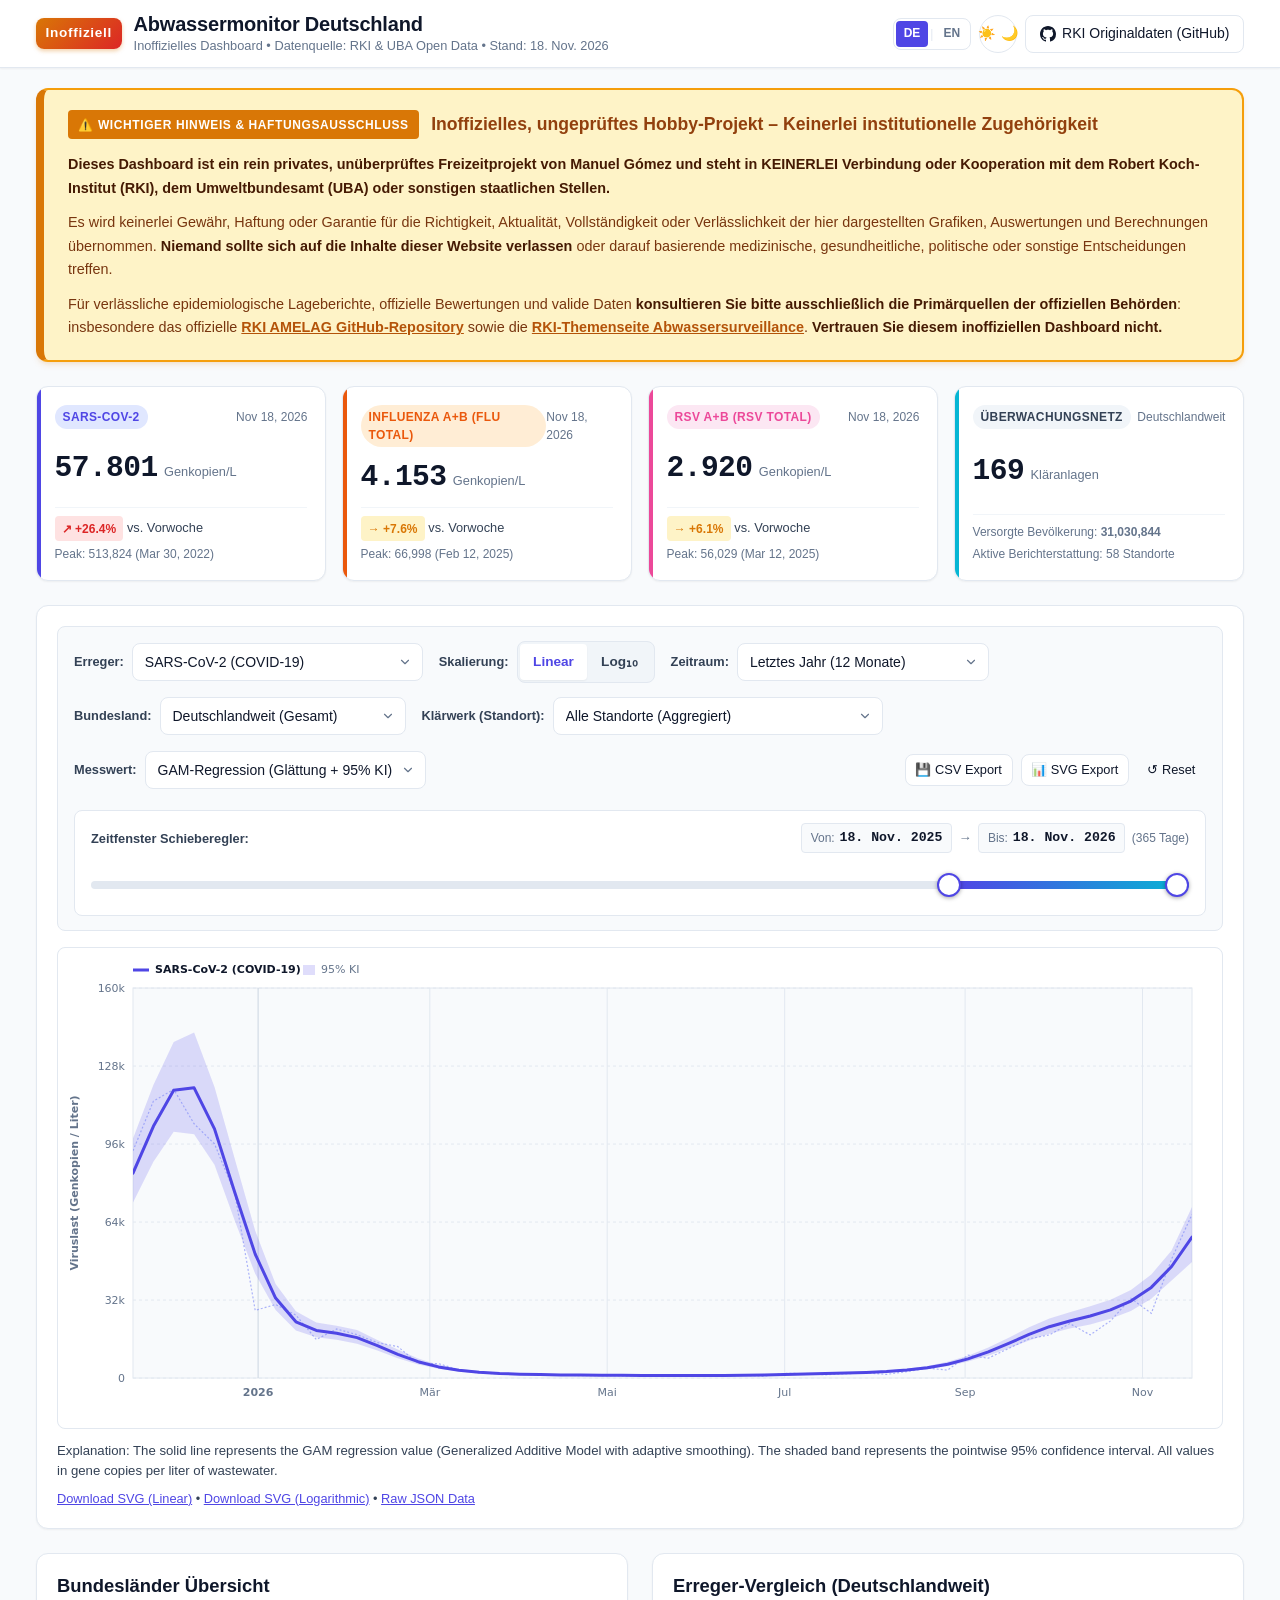
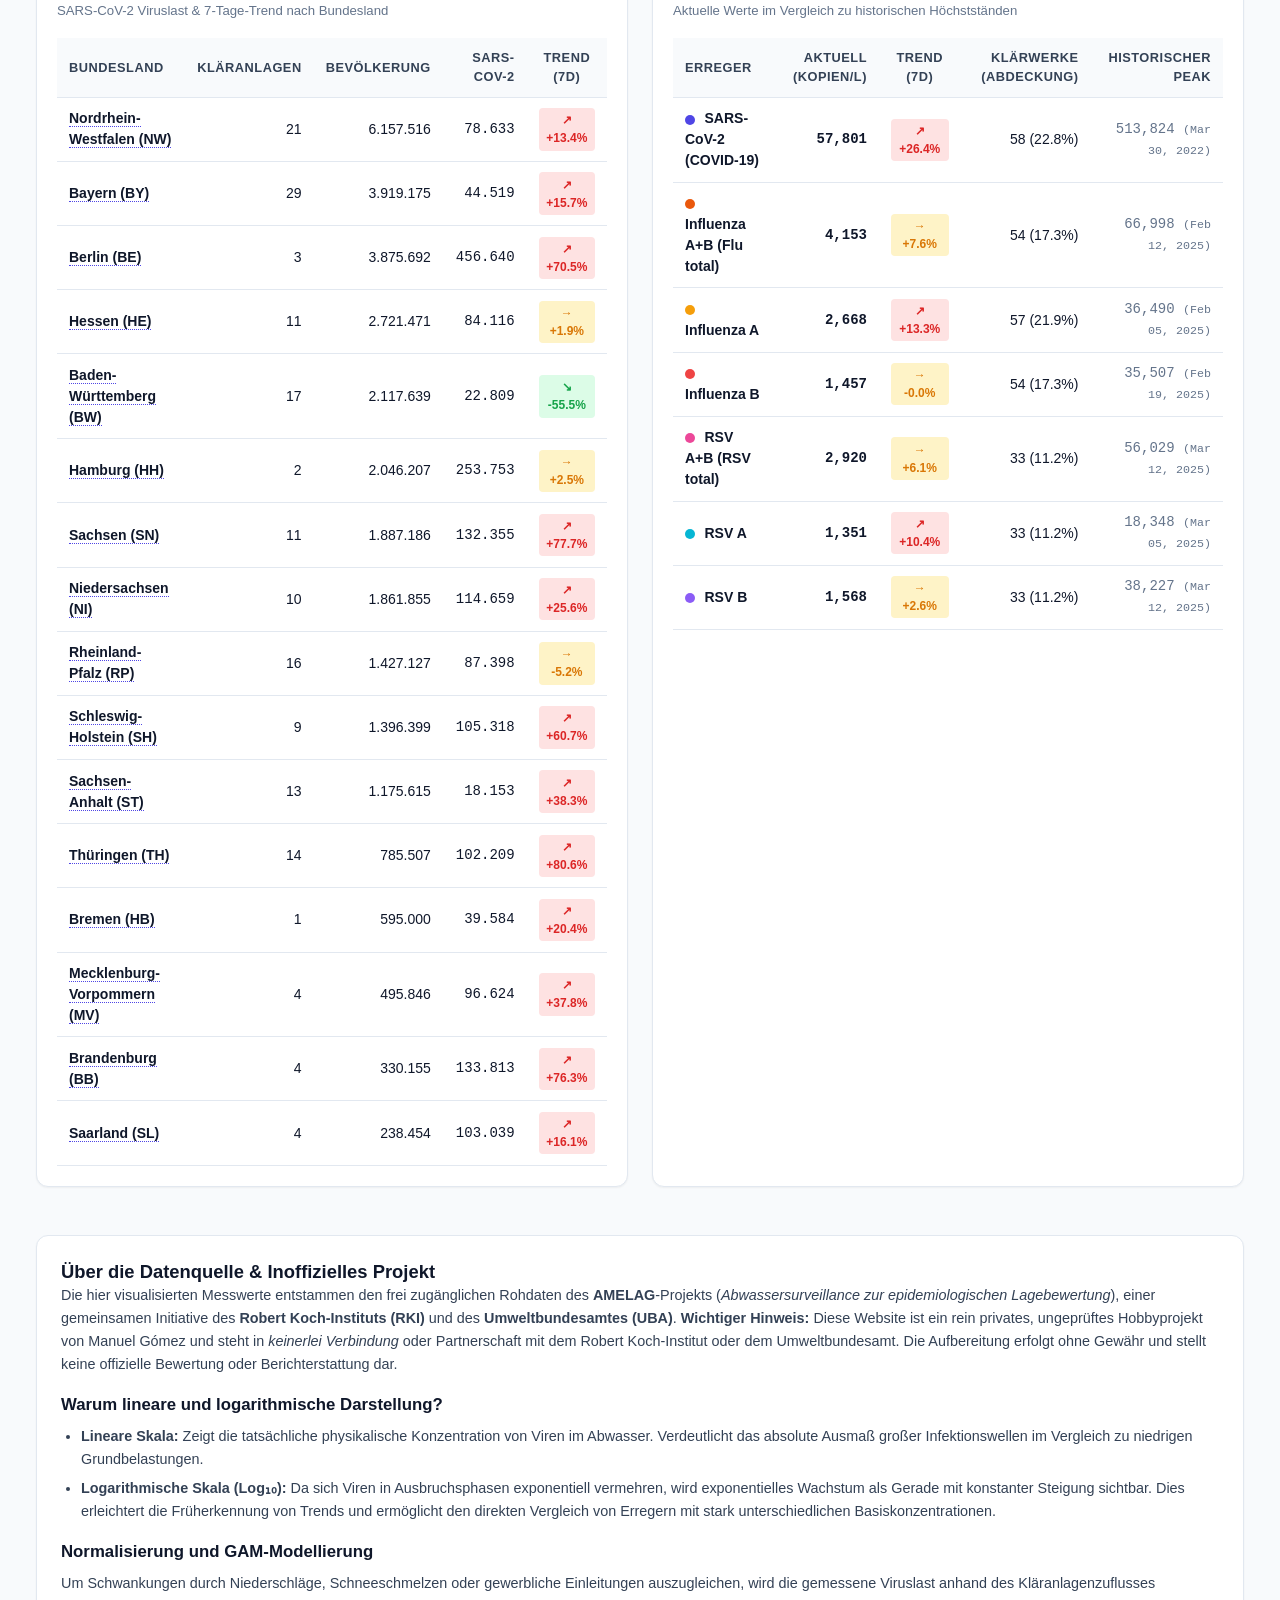
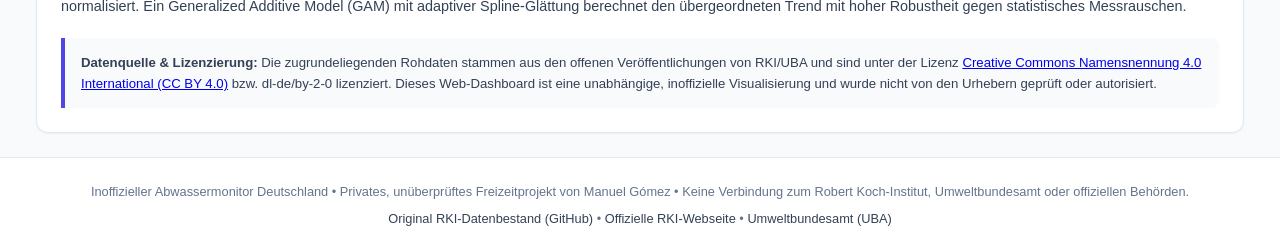
<file: en/index.html>
<!DOCTYPE html>
<html lang="en">
<head>
  <meta charset="UTF-8">
  <meta name="viewport" content="width=device-width, initial-scale=1.0">
  <title>Unofficial Wastewater Monitor Germany | Private Open Data Visualization</title>
  <meta name="description" content="Unofficial, purely personal visualization of public AMELAG wastewater open data. No affiliation with the Robert Koch Institute or government agencies.">
  <meta name="keywords" content="Wastewater surveillance, SARS-CoV-2, COVID-19, Flu, Influenza, RSV, viral load, wastewater treatment plant, Germany, Open Data">
  <meta name="author" content="Manuel Gómez (Inoffizielles Privatprojekt)">
  <meta name="theme-color" content="#4f46e5">

  <!-- Open Graph / Social Media Meta Tags -->
  <meta property="og:title" content="Unofficial Wastewater Monitor - Germany">
  <meta property="og:description" content="Unofficial, unverified visualization of viral loads from 169 wastewater treatment plants across Germany based on public RKI/UBA Open Data.">
  <meta property="og:type" content="website">
  <meta property="og:url" content="https://mgomezch.github.io/amelag-dashboard/">
  <meta property="og:image" content="../assets/national_chart_linear.svg">

  <link rel="stylesheet" href="../css/dashboard.css?v=1795795016">
  
  <noscript>
    <style>
      .js-only { display: none !important; }
      .no-js-tabs { display: block; }
      .chart-toggle-input:checked + .chart-container { display: block; }
    </style>
  </noscript>
</head>
<body>
  <a href="#main-content" class="skip-link" data-i18n="skip_link">Skip to main content</a>

  <!-- Header -->
  <header class="app-header" role="banner">
    <div class="container header-container">
      <div class="brand">
        <div class="brand-badge brand-badge-unofficial" data-i18n="brand_badge">Unofficial</div>
        <div>
          <h1 class="brand-title" data-i18n="brand_title">Wastewater Monitor Germany</h1>
          <p class="brand-subtitle"><span data-i18n="brand_sub">Unofficial Dashboard • Data Source: RKI &amp; UBA Open Data • As of:</span> <time id="header-data-date" datetime="2026-11-18">Nov 18, 2026</time></p>
        </div>
      </div>
      <div class="header-actions">
        <div class="lang-switch" role="group" aria-label="Select Language / Sprache auswählen">
          <a href="../index.html" class="lang-btn " data-lang="de" aria-label="Deutsch">DE</a>
          <span class="lang-divider" aria-hidden="true">|</span>
          <a href="../en.html" class="lang-btn active" data-lang="en" aria-label="English">EN</a>
        </div>
        <button id="theme-toggle" class="btn btn-icon js-only" aria-label="Switch Theme" title="Switch Theme">
          <span class="icon-sun">☀️</span><span class="icon-moon">🌙</span>
        </button>
        <a href="https://github.com/robert-koch-institut/Abwassersurveillance_AMELAG" target="_blank" rel="noopener noreferrer" class="btn btn-outline" title="RKI Original Data (GitHub)">
          <svg class="icon-github" viewBox="0 0 16 16" width="16" height="16" fill="currentColor" aria-hidden="true"><path d="M8 0C3.58 0 0 3.58 0 8c0 3.54 2.29 6.53 5.47 7.59.4.07.55-.17.55-.38 0-.19-.01-.82-.01-1.49-2.01.37-2.53-.49-2.69-.94-.09-.23-.48-.94-.82-1.13-.28-.15-.68-.52-.01-.53.63-.01 1.08.58 1.23.82.72 1.21 1.87.87 2.33.66.07-.52.28-.87.51-1.07-1.78-.2-3.64-.89-3.64-3.95 0-.87.31-1.59.82-2.15-.08-.2-.36-1.02.08-2.12 0 0 .67-.21 2.2.82.64-.18 1.32-.27 2-.27.68 0 1.36.09 2 .27 1.53-1.04 2.2-.82 2.2-.82.44 1.1.16 1.92.08 2.12.51.56.82 1.27.82 2.15 0 3.07-1.87 3.75-3.65 3.95.29.25.54.73.54 1.48 0 1.07-.01 1.93-.01 2.2 0 .21.15.46.55.38A8.013 8.013 0 0016 8c0-4.42-3.58-8-8-8z"/></svg>
          <span data-i18n="rki_dataset">RKI Original Data (GitHub)</span>
        </a>
      </div>
    </div>
  </header>

  <!-- Main Container -->
  <main id="main-content" class="container" role="main">
    
    <!-- Unofficial Project Disclaimer Banner -->
    <aside class="disclaimer-banner" role="alert" aria-label="Important Notice and Disclaimer">
      <div class="disclaimer-header">
        <span class="disclaimer-badge" data-i18n="disclaimer_badge">⚠️ IMPORTANT NOTICE &amp; DISCLAIMER</span>
        <h2 class="disclaimer-title" data-i18n="disclaimer_title">Unofficial, Unverified Hobby Project – Not Affiliated with Any Institution</h2>
      </div>
      <div class="disclaimer-body">
        <p data-i18n="disclaimer_p1"><strong>This dashboard is an entirely private, unverified personal project by Manuel Gómez and is in NO WAY affiliated with, endorsed by, or operated by the Robert Koch Institute (RKI), the German Environment Agency (UBA), or any official health authority or institution.</strong></p>
        <p data-i18n="disclaimer_p2">No warranty or guarantee whatsoever is provided regarding the accuracy, timeliness, completeness, or reliability of any visualisations, numbers, or calculations shown here. <strong>Nobody should rely on the contents of this website</strong> for medical, health, public policy, legal, or other decision-making purposes.</p>
        <p data-i18n="disclaimer_p3">For reliable epidemiological information, official assessments, or decision-making, <strong>please consult the original primary sources published by the official authorities</strong>: specifically the official <a href="https://github.com/robert-koch-institut/Abwassersurveillance_AMELAG" target="_blank" rel="noopener noreferrer">RKI AMELAG GitHub repository</a> and the <a href="https://www.rki.de/abwassersurveillance" target="_blank" rel="noopener noreferrer">RKI Wastewater Surveillance page</a>. <strong>Do not rely on or trust this unofficial dashboard.</strong></p>
      </div>
    </aside>

    <!-- KPI Hero Summary Cards -->
    <section class="kpi-grid" aria-label="Wichtigste Kennzahlen / Key Metrics">
      <div class="kpi-card" id="kpi-sars">
        <div class="kpi-header">
          <span class="pathogen-pill pathogen-sars">SARS-CoV-2</span>
          <span class="kpi-date">Nov 18, 2026</span>
        </div>
        <div class="kpi-value-row">
          <span class="kpi-value" id="kpi-sars-val">57,801</span>
          <span class="kpi-unit" data-i18n="kpi_unit">Gene copies/L</span>
        </div>
        <div class="kpi-footer">
          <span class="kpi-trend" id="kpi-sars-trend"><span class="badge badge-rising">↗ +26.4%</span> vs. previous week</span>
          <span class="kpi-sub">Peak: 513,824 (Mar 30, 2022)</span>
        </div>
      </div>

      <div class="kpi-card" id="kpi-flu">
        <div class="kpi-header">
          <span class="pathogen-pill pathogen-flu">Influenza A+B (Flu total)</span>
          <span class="kpi-date">Nov 18, 2026</span>
        </div>
        <div class="kpi-value-row">
          <span class="kpi-value" id="kpi-flu-val">4,153</span>
          <span class="kpi-unit" data-i18n="kpi_unit">Gene copies/L</span>
        </div>
        <div class="kpi-footer">
          <span class="kpi-trend" id="kpi-flu-trend"><span class="badge badge-stable">→ +7.6%</span> vs. previous week</span>
          <span class="kpi-sub">Peak: 66,998 (Feb 12, 2025)</span>
        </div>
      </div>

      <div class="kpi-card" id="kpi-rsv">
        <div class="kpi-header">
          <span class="pathogen-pill pathogen-rsv">RSV A+B (RSV total)</span>
          <span class="kpi-date">Nov 18, 2026</span>
        </div>
        <div class="kpi-value-row">
          <span class="kpi-value" id="kpi-rsv-val">2,920</span>
          <span class="kpi-unit" data-i18n="kpi_unit">Gene copies/L</span>
        </div>
        <div class="kpi-footer">
          <span class="kpi-trend" id="kpi-rsv-trend"><span class="badge badge-stable">→ +6.1%</span> vs. previous week</span>
          <span class="kpi-sub">Peak: 56,029 (Mar 12, 2025)</span>
        </div>
      </div>

      <div class="kpi-card" id="kpi-coverage">
        <div class="kpi-header">
          <span class="pathogen-pill pathogen-neutral" data-i18n="surveillance_net">Surveillance Network</span>
          <span class="kpi-date" data-i18n="nationwide">Nationwide (Germany)</span>
        </div>
        <div class="kpi-value-row">
          <span class="kpi-value">169</span>
          <span class="kpi-unit" data-i18n="plants">Treatment Plants</span>
        </div>
        <div class="kpi-footer">
          <span class="kpi-sub"><span data-i18n="covered_pop">Covered Population:</span> <strong>31,030,844</strong></span>
          <span class="kpi-sub"><span data-i18n="active_rep">Active Reporting:</span> 58 <span data-i18n="sites">Sites</span></span>
        </div>
      </div>
    </section>

    <!-- Main Chart Section -->
    <section class="card chart-card" aria-label="Hauptgrafik Viruslast / Main Viral Load Chart">
      
      <!-- Interactive Filter Controls (Enhanced via JS) -->
      <div class="chart-controls js-only">
        
        <!-- Row 1: Pathogen & Scale Toggles -->
        <div class="controls-row">
          <div class="control-group">
            <label class="control-label" for="filter-pathogen" data-i18n="filter_pathogen">Pathogen:</label>
            <select id="filter-pathogen" class="select-input" aria-label="Pathogen:">
              <option value="SARS-CoV-2" selected>SARS-CoV-2 (COVID-19)</option>
              <option value="Influenza A+B">Influenza A+B (Flu total)</option>
              <option value="Influenza A">Influenza A</option>
              <option value="Influenza B">Influenza B</option>
              <option value="RSV A+B">RSV A+B (RSV total)</option>
              <option value="RSV A">RSV A</option>
              <option value="RSV B">RSV B</option>
              <option value="COMPARE_ALL">⚡ Multi-Comparison (SARS + Flu + RSV)</option>
            </select>
          </div>

          <div class="control-group">
            <span class="control-label" data-i18n="filter_scale">Scale:</span>
            <div class="btn-group" role="group" aria-label="Scale:">
              <button type="button" id="btn-scale-linear" class="btn btn-toggle active" data-scale="linear" title="Linear scale (absolute viral concentration)" data-i18n="scale_linear">Linear</button>
              <button type="button" id="btn-scale-log" class="btn btn-toggle" data-scale="log" title="Logarithmic scale (exponential growth &amp; dynamics)" data-i18n="scale_log">Log₁₀</button>
            </div>
          </div>

          <div class="control-group">
            <label class="control-label" for="filter-time-preset" data-i18n="filter_time">Time Range:</label>
            <select id="filter-time-preset" class="select-input" aria-label="Time Range:">
              <option value="all">All Data (2022–present)</option>
              <option value="30d">Last 30 Days</option>
              <option value="90d">Last 90 Days (3 Months)</option>
              <option value="6m">Last 6 Months</option>
              <option value="1y" selected>Last 1 Year (12 Months)</option>
              <option value="2y">Last 2 Years</option>
              <option value="custom">Custom (Slider)</option>
            </select>
          </div>
        </div>

        <!-- Row 2: Geographic & Metric Filters -->
        <div class="controls-row">
          <div class="control-group">
            <label class="control-label" for="filter-state" data-i18n="filter_state">Federal State:</label>
            <select id="filter-state" class="select-input" aria-label="Federal State:">
              <option value="ALL" selected>Germany (Nationwide)</option>
              <option value="BW">Baden-Württemberg (BW)</option>
              <option value="BY">Bayern (BY)</option>
              <option value="BE">Berlin (BE)</option>
              <option value="BB">Brandenburg (BB)</option>
              <option value="HB">Bremen (HB)</option>
              <option value="HH">Hamburg (HH)</option>
              <option value="HE">Hessen (HE)</option>
              <option value="MV">Mecklenburg-Vorpommern (MV)</option>
              <option value="NI">Niedersachsen (NI)</option>
              <option value="NW">Nordrhein-Westfalen (NW)</option>
              <option value="RP">Rheinland-Pfalz (RP)</option>
              <option value="SL">Saarland (SL)</option>
              <option value="SN">Sachsen (SN)</option>
              <option value="ST">Sachsen-Anhalt (ST)</option>
              <option value="SH">Schleswig-Holstein (SH)</option>
              <option value="TH">Thüringen (TH)</option>
            </select>
          </div>

          <div class="control-group">
            <label class="control-label" for="filter-site" data-i18n="filter_site">Wastewater Plant (Site):</label>
            <select id="filter-site" class="select-input select-searchable" aria-label="Wastewater Plant (Site):">
              <option value="ALL" selected>All Sites (Aggregated)</option>
            </select>
          </div>

          <div class="control-group">
            <label class="control-label" for="filter-metric" data-i18n="filter_metric">Metric:</label>
            <select id="filter-metric" class="select-input" aria-label="Metric:">
              <option value="pred" selected>GAM Regression (Smoothed + 95% CI)</option>
              <option value="norm">Flow-Normalized Viral Load</option>
              <option value="raw">Measured Viral Load (Raw)</option>
            </select>
          </div>

          <div class="control-group export-group">
            <button id="btn-export-csv" class="btn btn-outline btn-sm" title="💾 Export CSV" data-i18n="export_csv">💾 Export CSV</button>
            <button id="btn-export-svg" class="btn btn-outline btn-sm" title="📊 Export SVG" data-i18n="export_svg">📊 Export SVG</button>
            <button id="btn-reset-filters" class="btn btn-ghost btn-sm" title="↺ Reset" data-i18n="reset_filters">↺ Reset</button>
          </div>
        </div>

        <!-- Row 3: Interactive Dual-Slider Temporal Slicer -->
        <div class="timeline-slicer" id="timeline-slicer-container">
          <div class="slicer-header">
            <div class="slicer-presets">
              <span class="control-label" data-i18n="slider_label">Time Window Slider:</span>
            </div>
            <div class="slicer-labels">
              <span class="slicer-date-badge"><span class="badge-label" data-i18n="slider_from">From:</span> <strong id="slicer-label-start">—</strong></span>
              <span class="slicer-arrow">→</span>
              <span class="slicer-date-badge"><span class="badge-label" data-i18n="slider_to">To:</span> <strong id="slicer-label-end">—</strong></span>
              <span class="slicer-span-text text-muted" id="slicer-span-days"></span>
            </div>
          </div>
          <div class="dual-slider-wrapper">
            <div class="dual-slider-track"></div>
            <div class="dual-slider-highlight" id="slider-highlight"></div>
            <input type="range" id="slider-start" class="range-input" min="0" max="100" value="70" step="1" aria-label="Start date">
            <input type="range" id="slider-end" class="range-input" min="0" max="100" value="100" step="1" aria-label="End date">
          </div>
        </div>

      </div>

      <!-- Live Dynamic Chart Container (Pre-rendered for instant paint & hydrated via JS) -->
      <div id="chart-viewport" class="chart-viewport js-only">
        <div id="chart-svg-container" class="chart-svg-container">
          <svg xmlns="http://www.w3.org/2000/svg" viewBox="0 0 980 480" class="amelag-chart-svg" role="img" aria-label="National Viral Load in Wastewater (Linear Scale (Gene copies / Liter))">
  <title>Wastewater Monitor Germany - Linear Scale (Gene copies / Liter)</title>
  <desc>Time series of SARS-CoV-2, Influenza, and RSV viral load in wastewater (Germany, 2022-03-02 to 2026-11-18).</desc>
  <defs>
    <linearGradient id="ciGrad" x1="0%" y1="0%" x2="0%" y2="100%">
      <stop offset="0%" stop-color="#4f46e5" stop-opacity="0.25" />
      <stop offset="100%" stop-color="#4f46e5" stop-opacity="0.08" />
    </linearGradient>
    <clipPath id="plotClip">
      <rect x="80" y="50" width="860" height="370" />
    </clipPath>
  </defs>
  <rect x="0" y="0" width="980" height="480" fill="var(--card-bg, #ffffff)" rx="8" />
  <rect x="80" y="50" width="860" height="370" fill="var(--plot-bg, #f8fafc)" stroke="var(--border-color, #e2e8f0)" stroke-width="1" />
  <g class="grid-y">
    <line x1="80" y1="420.0" x2="940" y2="420.0" stroke="var(--grid-color, #e2e8f0)" stroke-width="1" stroke-dasharray="3,3" />
    <text x="70" y="424.0" text-anchor="end" font-size="11" fill="var(--text-muted, #64748b)" font-family="system-ui, sans-serif">0</text>
    <line x1="80" y1="346.0" x2="940" y2="346.0" stroke="var(--grid-color, #e2e8f0)" stroke-width="1" stroke-dasharray="3,3" />
    <text x="70" y="350.0" text-anchor="end" font-size="11" fill="var(--text-muted, #64748b)" font-family="system-ui, sans-serif">140k</text>
    <line x1="80" y1="272.0" x2="940" y2="272.0" stroke="var(--grid-color, #e2e8f0)" stroke-width="1" stroke-dasharray="3,3" />
    <text x="70" y="276.0" text-anchor="end" font-size="11" fill="var(--text-muted, #64748b)" font-family="system-ui, sans-serif">280k</text>
    <line x1="80" y1="198.0" x2="940" y2="198.0" stroke="var(--grid-color, #e2e8f0)" stroke-width="1" stroke-dasharray="3,3" />
    <text x="70" y="202.0" text-anchor="end" font-size="11" fill="var(--text-muted, #64748b)" font-family="system-ui, sans-serif">420k</text>
    <line x1="80" y1="124.0" x2="940" y2="124.0" stroke="var(--grid-color, #e2e8f0)" stroke-width="1" stroke-dasharray="3,3" />
    <text x="70" y="128.0" text-anchor="end" font-size="11" fill="var(--text-muted, #64748b)" font-family="system-ui, sans-serif">560k</text>
    <line x1="80" y1="50.0" x2="940" y2="50.0" stroke="var(--grid-color, #e2e8f0)" stroke-width="1" stroke-dasharray="3,3" />
    <text x="70" y="54.0" text-anchor="end" font-size="11" fill="var(--text-muted, #64748b)" font-family="system-ui, sans-serif">700k</text>
  </g>
  <g class="grid-x">
    <line x1="140.4" y1="50" x2="140.4" y2="420" stroke="var(--grid-color, #f1f5f9)" stroke-width="1" />
    <text x="140.4" y="438" text-anchor="middle" font-size="11" font-weight="normal" fill="var(--text-muted, #64748b)" font-family="system-ui, sans-serif">Jul '22</text>
    <line x1="232.3" y1="50" x2="232.3" y2="420" stroke="var(--grid-major, #cbd5e1)" stroke-width="1" />
    <text x="232.3" y="438" text-anchor="middle" font-size="11" font-weight="bold" fill="var(--text-muted, #64748b)" font-family="system-ui, sans-serif">2023</text>
    <line x1="322.7" y1="50" x2="322.7" y2="420" stroke="var(--grid-color, #f1f5f9)" stroke-width="1" />
    <text x="322.7" y="438" text-anchor="middle" font-size="11" font-weight="normal" fill="var(--text-muted, #64748b)" font-family="system-ui, sans-serif">Jul '23</text>
    <line x1="414.6" y1="50" x2="414.6" y2="420" stroke="var(--grid-major, #cbd5e1)" stroke-width="1" />
    <text x="414.6" y="438" text-anchor="middle" font-size="11" font-weight="bold" fill="var(--text-muted, #64748b)" font-family="system-ui, sans-serif">2024</text>
    <line x1="505.5" y1="50" x2="505.5" y2="420" stroke="var(--grid-color, #f1f5f9)" stroke-width="1" />
    <text x="505.5" y="438" text-anchor="middle" font-size="11" font-weight="normal" fill="var(--text-muted, #64748b)" font-family="system-ui, sans-serif">Jul '24</text>
    <line x1="597.4" y1="50" x2="597.4" y2="420" stroke="var(--grid-major, #cbd5e1)" stroke-width="1" />
    <text x="597.4" y="438" text-anchor="middle" font-size="11" font-weight="bold" fill="var(--text-muted, #64748b)" font-family="system-ui, sans-serif">2025</text>
    <line x1="687.8" y1="50" x2="687.8" y2="420" stroke="var(--grid-color, #f1f5f9)" stroke-width="1" />
    <text x="687.8" y="438" text-anchor="middle" font-size="11" font-weight="normal" fill="var(--text-muted, #64748b)" font-family="system-ui, sans-serif">Jul '25</text>
    <line x1="779.7" y1="50" x2="779.7" y2="420" stroke="var(--grid-major, #cbd5e1)" stroke-width="1" />
    <text x="779.7" y="438" text-anchor="middle" font-size="11" font-weight="bold" fill="var(--text-muted, #64748b)" font-family="system-ui, sans-serif">2026</text>
    <line x1="870.1" y1="50" x2="870.1" y2="420" stroke="var(--grid-color, #f1f5f9)" stroke-width="1" />
    <text x="870.1" y="438" text-anchor="middle" font-size="11" font-weight="normal" fill="var(--text-muted, #64748b)" font-family="system-ui, sans-serif">Jul '26</text>
  </g>
  <g clip-path="url(#plotClip)">
    <path d="M 80.0,216.9 L 83.5,183.5 L 87.0,131.4 L 90.5,95.2 L 94.0,89.1 L 97.5,107.5 L 101.0,155.2 L 104.5,205.5 L 108.0,256.8 L 111.5,299.1 L 115.0,325.1 L 118.5,341.9 L 122.0,345.7 L 125.4,334.0 L 128.9,302.2 L 132.4,243.2 L 135.9,187.4 L 139.4,149.2 L 142.9,120.6 L 146.4,120.4 L 149.9,137.5 L 153.4,193.4 L 156.9,259.5 L 160.4,300.6 L 163.9,325.2 L 167.4,335.4 L 170.9,342.1 L 174.4,349.4 L 177.9,344.1 L 181.4,323.5 L 184.9,279.3 L 188.4,220.6 L 191.9,201.4 L 195.4,211.9 L 198.9,248.2 L 202.4,288.2 L 205.9,310.1 L 209.3,319.2 L 212.8,309.0 L 216.3,278.4 L 219.8,235.3 L 223.3,194.4 L 226.8,214.2 L 230.3,267.4 L 233.8,314.3 L 237.3,346.3 L 240.8,355.5 L 244.3,345.1 L 247.8,310.5 L 251.3,251.0 L 254.8,210.1 L 258.3,192.3 L 261.8,194.7 L 265.3,217.3 L 268.8,244.9 L 272.3,285.7 L 275.8,317.3 L 279.3,332.7 L 282.8,338.7 L 286.3,338.5 L 289.8,346.0 L 293.3,359.5 L 296.7,370.4 L 300.2,379.9 L 303.7,386.2 L 307.2,391.9 L 310.7,397.4 L 314.2,400.8 L 317.7,403.6 L 321.2,404.9 L 324.7,404.4 L 328.2,402.8 L 331.7,399.4 L 335.2,396.4 L 338.7,393.5 L 342.2,389.0 L 345.7,383.7 L 349.2,374.8 L 352.7,363.4 L 356.2,351.9 L 359.7,338.1 L 363.2,330.0 L 366.7,322.6 L 370.2,311.2 L 373.7,298.2 L 377.2,278.3 L 380.7,263.0 L 384.1,252.1 L 387.6,239.8 L 391.1,230.2 L 394.6,203.3 L 398.1,162.8 L 401.6,118.6 L 405.1,93.6 L 408.6,147.5 L 412.1,222.8 L 415.6,280.5 L 419.1,318.8 L 422.6,337.1 L 426.1,347.8 L 429.6,356.0 L 433.1,367.1 L 436.6,384.5 L 440.1,396.1 L 443.6,401.6 L 447.1,403.2 L 450.6,403.3 L 454.1,405.0 L 457.6,406.8 L 461.1,408.2 L 464.6,409.0 L 468.0,408.2 L 471.5,406.1 L 475.0,402.8 L 478.5,399.8 L 482.0,400.4 L 485.5,401.1 L 489.0,400.1 L 492.5,396.5 L 496.0,389.1 L 499.5,380.6 L 503.0,370.3 L 506.5,360.4 L 510.0,355.8 L 513.5,352.3 L 517.0,353.2 L 520.5,354.4 L 524.0,352.0 L 527.5,348.6 L 531.0,343.4 L 534.5,345.2 L 538.0,352.2 L 541.5,353.6 L 545.0,348.8 L 548.5,335.8 L 552.0,320.3 L 555.4,311.6 L 558.9,306.0 L 562.4,310.1 L 565.9,318.6 L 569.4,328.3 L 572.9,340.3 L 576.4,346.3 L 579.9,348.2 L 583.4,347.2 L 586.9,346.0 L 590.4,352.4 L 593.9,362.0 L 597.4,374.4 L 600.9,386.8 L 604.4,394.6 L 607.9,399.1 L 611.4,401.4 L 614.9,402.7 L 618.4,404.4 L 621.9,405.7 L 625.4,407.0 L 628.9,408.2 L 632.4,408.7 L 635.9,409.0 L 639.3,409.0 L 642.8,409.0 L 646.3,409.4 L 649.8,409.9 L 653.3,410.7 L 656.8,411.1 L 660.3,410.6 L 663.8,409.1 L 667.3,406.9 L 670.8,405.3 L 674.3,404.7 L 677.8,404.6 L 681.3,405.1 L 684.8,405.3 L 688.3,405.5 L 691.8,405.6 L 695.3,404.6 L 698.8,402.6 L 702.3,399.3 L 705.8,394.8 L 709.3,390.7 L 712.8,386.2 L 716.3,383.4 L 719.8,381.6 L 723.3,378.5 L 726.7,374.8 L 730.2,368.5 L 733.7,362.4 L 737.2,359.8 L 740.7,361.2 L 744.2,370.6 L 747.7,379.3 L 751.2,382.0 L 754.7,378.4 L 758.2,368.1 L 761.7,356.5 L 765.2,347.1 L 768.7,345.1 L 772.2,356.9 L 775.7,372.5 L 779.2,388.1 L 782.7,399.6 L 786.2,405.5 L 789.7,408.0 L 793.2,408.7 L 796.7,409.6 L 800.2,411.7 L 803.7,413.8 L 807.2,415.8 L 810.7,417.1 L 814.1,418.0 L 817.6,418.5 L 821.1,418.8 L 824.6,419.0 L 828.1,419.1 L 831.6,419.2 L 835.1,419.2 L 838.6,419.3 L 842.1,419.3 L 845.6,419.3 L 849.1,419.3 L 852.6,419.4 L 856.1,419.4 L 859.6,419.4 L 863.1,419.3 L 866.6,419.2 L 870.1,419.1 L 873.6,419.0 L 877.1,418.9 L 880.6,418.7 L 884.1,418.6 L 887.6,418.4 L 891.1,418.0 L 894.6,417.4 L 898.0,416.5 L 901.5,415.2 L 905.0,413.4 L 908.5,411.3 L 912.0,409.0 L 915.5,407.1 L 919.0,405.7 L 922.5,404.4 L 926.0,403.0 L 929.5,400.9 L 933.0,397.6 L 936.5,392.4 L 940.0,382.9 L 940.0,394.8 L 936.5,398.8 L 933.0,402.8 L 929.5,405.5 L 926.0,407.2 L 922.5,408.4 L 919.0,409.3 L 915.5,410.4 L 912.0,411.9 L 908.5,413.5 L 905.0,415.2 L 901.5,416.5 L 898.0,417.4 L 894.6,418.1 L 891.1,418.5 L 887.6,418.8 L 884.1,419.0 L 880.6,419.1 L 877.1,419.2 L 873.6,419.3 L 870.1,419.4 L 866.6,419.4 L 863.1,419.5 L 859.6,419.5 L 856.1,419.6 L 852.6,419.6 L 849.1,419.5 L 845.6,419.5 L 842.1,419.5 L 838.6,419.5 L 835.1,419.5 L 831.6,419.4 L 828.1,419.4 L 824.6,419.3 L 821.1,419.2 L 817.6,419.0 L 814.1,418.6 L 810.7,418.0 L 807.2,417.1 L 803.7,415.7 L 800.2,414.0 L 796.7,412.6 L 793.2,411.7 L 789.7,411.2 L 786.2,409.7 L 782.7,405.3 L 779.2,397.4 L 775.7,385.9 L 772.2,373.7 L 768.7,367.1 L 765.2,366.6 L 761.7,373.1 L 758.2,382.0 L 754.7,388.6 L 751.2,392.1 L 747.7,389.6 L 744.2,383.1 L 740.7,377.2 L 737.2,375.0 L 733.7,378.1 L 730.2,382.0 L 726.7,385.5 L 723.3,389.2 L 719.8,390.9 L 716.3,392.8 L 712.8,395.2 L 709.3,397.8 L 705.8,401.4 L 702.3,404.5 L 698.8,407.2 L 695.3,408.9 L 691.8,409.3 L 688.3,409.4 L 684.8,409.2 L 681.3,409.0 L 677.8,408.9 L 674.3,408.6 L 670.8,409.0 L 667.3,410.3 L 663.8,411.9 L 660.3,413.2 L 656.8,413.4 L 653.3,413.2 L 649.8,412.7 L 646.3,412.2 L 642.8,412.0 L 639.3,411.9 L 635.9,411.9 L 632.4,411.9 L 628.9,411.3 L 625.4,410.5 L 621.9,409.5 L 618.4,408.1 L 614.9,407.2 L 611.4,406.2 L 607.9,405.1 L 604.4,402.8 L 600.9,397.5 L 597.4,390.4 L 593.9,381.3 L 590.4,372.9 L 586.9,368.9 L 583.4,367.8 L 579.9,369.2 L 576.4,367.6 L 572.9,361.4 L 569.4,354.5 L 565.9,345.1 L 562.4,338.3 L 558.9,336.6 L 555.4,338.8 L 552.0,348.3 L 548.5,358.6 L 545.0,367.8 L 541.5,372.9 L 538.0,370.1 L 534.5,366.8 L 531.0,365.6 L 527.5,367.8 L 524.0,372.1 L 520.5,372.2 L 517.0,371.9 L 513.5,372.0 L 510.0,372.8 L 506.5,378.1 L 503.0,384.5 L 499.5,392.0 L 496.0,398.9 L 492.5,403.2 L 489.0,406.0 L 485.5,406.7 L 482.0,406.0 L 478.5,406.4 L 475.0,408.0 L 471.5,410.5 L 468.0,412.0 L 464.6,412.2 L 461.1,412.1 L 457.6,411.0 L 454.1,409.7 L 450.6,408.9 L 447.1,408.2 L 443.6,407.3 L 440.1,403.5 L 436.6,395.0 L 433.1,384.4 L 429.6,375.4 L 426.1,371.1 L 422.6,365.4 L 419.1,351.7 L 415.6,330.6 L 412.1,290.4 L 408.6,239.6 L 405.1,211.5 L 401.6,221.4 L 398.1,257.4 L 394.6,280.3 L 391.1,288.6 L 387.6,296.6 L 384.1,299.3 L 380.7,306.1 L 377.2,317.8 L 373.7,331.1 L 370.2,345.0 L 366.7,351.3 L 363.2,356.5 L 359.7,363.9 L 356.2,371.9 L 352.7,381.9 L 349.2,389.4 L 345.7,395.0 L 342.2,399.4 L 338.7,401.3 L 335.2,403.2 L 331.7,405.5 L 328.2,407.5 L 324.7,409.2 L 321.2,409.3 L 317.7,408.5 L 314.2,406.9 L 310.7,403.9 L 307.2,400.6 L 303.7,396.6 L 300.2,391.8 L 296.7,386.5 L 293.3,377.6 L 289.8,369.8 L 286.3,365.3 L 282.8,363.7 L 279.3,362.1 L 275.8,349.1 L 272.3,326.9 L 268.8,301.5 L 265.3,276.7 L 261.8,266.0 L 258.3,261.5 L 254.8,273.7 L 251.3,308.2 L 247.8,344.0 L 244.3,369.1 L 240.8,376.1 L 237.3,367.6 L 233.8,348.2 L 230.3,311.6 L 226.8,272.4 L 223.3,261.8 L 219.8,285.0 L 216.3,320.8 L 212.8,340.2 L 209.3,347.6 L 205.9,345.6 L 202.4,326.6 L 198.9,300.7 L 195.4,274.5 L 191.9,265.1 L 188.4,288.6 L 184.9,323.3 L 181.4,355.0 L 177.9,370.4 L 174.4,370.6 L 170.9,367.2 L 167.4,361.3 L 163.9,354.3 L 160.4,341.5 L 156.9,308.8 L 153.4,266.1 L 149.9,227.5 L 146.4,210.2 L 142.9,221.2 L 139.4,235.1 L 135.9,265.7 L 132.4,305.7 L 128.9,339.6 L 125.4,363.3 L 122.0,371.2 L 118.5,368.9 L 115.0,359.2 L 111.5,338.5 L 108.0,310.9 L 104.5,276.8 L 101.0,240.6 L 97.5,214.6 L 94.0,197.1 L 90.5,204.1 L 87.0,234.3 L 83.5,279.1 L 80.0,330.6 Z" fill="url(#ciGrad)" />
    <path d="M 80.0,293.7 L 83.5,274.8 L 87.0,119.2 L 90.5,153.2 L 94.0,185.5 L 97.5,128.4 L 101.0,207.4 L 104.5,230.6 L 108.0,310.9 L 111.5,316.3 L 115.0,338.3 L 118.5,349.5 L 122.0,391.6 L 125.4,344.8 L 128.9,302.3 L 132.4,272.4 L 135.9,222.1 L 139.4,223.8 L 142.9,214.2 L 146.4,214.6 L 149.9,212.7 L 153.4,258.7 L 156.9,306.7 L 160.4,344.4 L 163.9,354.6 L 167.4,361.4 L 170.9,363.0 L 174.4,365.2 L 177.9,366.6 L 181.4,333.3 L 184.9,266.8 L 188.4,308.2 L 191.9,255.2 L 195.4,257.8 L 198.9,290.8 L 202.4,335.7 L 205.9,341.6 L 209.3,333.9 L 212.8,327.2 L 216.3,291.1 L 219.8,296.6 L 223.3,239.1 L 226.8,247.5 L 230.3,192.5 L 233.8,318.8 L 237.3,361.2 L 240.8,366.2 L 244.3,352.0 L 247.8,303.6 L 251.3,303.1 L 254.8,269.1 L 258.3,255.6 L 261.8,251.7 L 265.3,199.8 L 268.8,238.6 L 272.3,295.5 L 275.8,344.2 L 279.3,340.4 L 282.8,340.2 L 286.3,345.3 L 289.8,349.5 L 293.3,362.3 L 296.7,375.6 L 300.2,387.2 L 303.7,390.3 L 307.2,399.5 L 310.7,401.8 L 314.2,405.3 L 317.7,406.7 L 321.2,407.8 L 324.7,408.3 L 328.2,401.9 L 331.7,403.0 L 335.2,397.0 L 338.7,390.5 L 342.2,387.8 L 345.7,381.2 L 349.2,379.8 L 352.7,383.3 L 356.2,362.2 L 359.7,344.4 L 363.2,341.1 L 366.7,350.5 L 370.2,347.6 L 373.7,315.1 L 377.2,294.5 L 380.7,272.6 L 384.1,255.1 L 387.6,246.4 L 391.1,183.0 L 394.6,182.5 L 398.1,155.3 L 401.6,115.2 L 405.1,-73.8 L 408.6,92.4 L 412.1,161.9 L 415.6,227.4 L 419.1,333.6 L 422.6,335.5 L 426.1,327.4 L 429.6,341.4 L 433.1,354.9 L 436.6,374.6 L 440.1,391.1 L 443.6,401.4 L 447.1,402.6 L 450.6,401.7 L 454.1,402.8 L 457.6,410.6 L 461.1,404.6 L 464.6,409.6 L 468.0,410.2 L 471.5,406.5 L 475.0,398.7 L 478.5,402.6 L 482.0,404.6 L 485.5,398.3 L 489.0,398.7 L 492.5,398.3 L 496.0,387.6 L 499.5,375.1 L 503.0,373.3 L 506.5,359.8 L 510.0,349.2 L 513.5,359.8 L 517.0,359.7 L 520.5,359.7 L 524.0,360.9 L 527.5,359.2 L 531.0,353.8 L 534.5,358.6 L 538.0,351.0 L 541.5,351.1 L 545.0,358.5 L 548.5,329.3 L 552.0,330.9 L 555.4,304.0 L 558.9,309.8 L 562.4,329.0 L 565.9,339.8 L 569.4,354.8 L 572.9,342.5 L 576.4,330.3 L 579.9,346.4 L 583.4,361.5 L 586.9,351.9 L 590.4,356.0 L 593.9,350.6 L 597.4,381.1 L 600.9,395.2 L 604.4,404.8 L 607.9,396.4 L 611.4,397.6 L 614.9,406.5 L 618.4,404.7 L 621.9,407.1 L 625.4,408.1 L 628.9,411.2 L 632.4,410.7 L 635.9,410.9 L 639.3,411.2 L 642.8,411.4 L 646.3,410.5 L 649.8,411.0 L 653.3,410.9 L 656.8,414.6 L 660.3,413.4 L 663.8,409.6 L 667.3,408.5 L 670.8,405.8 L 674.3,407.8 L 677.8,408.3 L 681.3,406.7 L 684.8,404.8 L 688.3,410.7 L 691.8,408.0 L 695.3,403.8 L 698.8,400.3 L 702.3,401.6 L 705.8,395.0 L 709.3,400.7 L 712.8,398.6 L 716.3,388.8 L 719.8,387.2 L 723.3,387.2 L 726.7,380.6 L 730.2,377.1 L 733.7,375.1 L 737.2,354.9 L 740.7,376.5 L 744.2,374.7 L 747.7,380.4 L 751.2,391.1 L 754.7,385.5 L 758.2,370.7 L 761.7,359.9 L 765.2,357.4 L 768.7,364.9 L 772.2,369.2 L 775.7,379.9 L 779.2,405.3 L 782.7,404.1 L 786.2,406.3 L 789.7,411.6 L 793.2,409.4 L 796.7,410.6 L 800.2,412.3 L 803.7,413.2 L 807.2,416.8 L 810.7,416.9 L 814.1,418.2 L 817.6,419.0 L 821.1,419.1 L 824.6,419.1 L 828.1,419.4 L 831.6,419.4 L 835.1,419.5 L 838.6,419.5 L 842.1,419.5 L 845.6,419.6 L 849.1,419.4 L 852.6,419.7 L 856.1,419.5 L 859.6,419.6 L 863.1,419.4 L 866.6,419.6 L 870.1,419.0 L 873.6,419.0 L 877.1,419.3 L 880.6,419.1 L 884.1,418.9 L 887.6,419.2 L 891.1,418.6 L 894.6,417.9 L 898.0,418.3 L 901.5,415.1 L 905.0,415.7 L 908.5,413.6 L 912.0,411.5 L 915.5,410.6 L 919.0,408.2 L 922.5,410.7 L 926.0,407.6 L 929.5,402.7 L 933.0,406.0 L 936.5,394.2 L 940.0,384.5" fill="none" stroke="#93c5fd" stroke-width="1" stroke-dasharray="2,2" opacity="0.75" />
    <path d="M 398.1,418.7 L 401.6,418.4 L 405.1,416.5 L 408.6,414.4 L 415.6,414.9 L 419.1,413.9 L 422.6,411.1 L 426.1,407.0 L 429.6,403.7 L 433.1,403.9 L 436.6,408.3 L 440.1,413.0 L 443.6,415.5 L 447.1,416.4 L 450.6,416.6 L 454.1,416.9 L 457.6,417.2 L 461.1,417.6 L 464.6,417.8 L 468.0,417.9 L 471.5,418.0 L 475.0,418.2 L 478.5,418.3 L 482.0,418.4 L 485.5,418.4 L 489.0,418.4 L 492.5,418.4 L 496.0,418.5 L 499.5,418.5 L 503.0,418.5 L 506.5,418.4 L 510.0,418.4 L 513.5,418.4 L 517.0,418.5 L 520.5,418.5 L 524.0,418.5 L 527.5,418.5 L 531.0,418.5 L 534.5,418.5 L 538.0,418.5 L 541.5,418.5 L 545.0,418.4 L 548.5,418.4 L 552.0,418.4 L 555.4,418.4 L 558.9,418.4 L 562.4,418.3 L 565.9,418.3 L 569.4,418.1 L 572.9,418.1 L 576.4,418.1 L 579.9,418.0 L 583.4,417.7 L 586.9,417.2 L 590.4,416.2 L 593.9,414.8 L 597.4,412.8 L 600.9,409.6 L 604.4,404.3 L 607.9,397.2 L 611.4,390.3 L 614.9,385.9 L 618.4,384.6 L 621.9,386.2 L 625.4,390.9 L 628.9,398.3 L 632.4,405.7 L 635.9,411.1 L 639.3,414.2 L 642.8,416.1 L 646.3,417.2 L 649.8,417.8 L 653.3,418.2 L 656.8,418.4 L 660.3,418.4 L 663.8,418.4 L 667.3,418.4 L 670.8,418.4 L 674.3,418.5 L 677.8,418.5 L 681.3,418.5 L 684.8,418.5 L 688.3,418.5 L 691.8,418.6 L 695.3,418.6 L 698.8,418.6 L 702.3,418.6 L 705.8,418.6 L 709.3,418.6 L 712.8,418.6 L 716.3,418.6 L 719.8,418.7 L 723.3,418.7 L 726.7,418.7 L 730.2,418.7 L 733.7,418.6 L 737.2,418.5 L 740.7,418.4 L 744.2,418.3 L 747.7,418.3 L 751.2,418.4 L 754.7,418.3 L 758.2,418.0 L 761.7,417.2 L 765.2,415.9 L 768.7,413.9 L 772.2,411.5 L 775.7,409.7 L 779.2,409.2 L 782.7,409.2 L 786.2,408.7 L 789.7,407.5 L 793.2,406.5 L 796.7,406.7 L 800.2,408.7 L 803.7,412.0 L 807.2,415.2 L 810.7,417.1 L 814.1,418.0 L 817.6,418.3 L 821.1,418.4 L 824.6,418.5 L 828.1,418.6 L 831.6,418.6 L 835.1,418.6 L 838.6,418.6 L 842.1,418.6 L 845.6,418.6 L 849.1,418.7 L 852.6,418.7 L 856.1,418.7 L 859.6,418.7 L 863.1,418.7 L 866.6,418.7 L 870.1,418.7 L 873.6,418.7 L 877.1,418.7 L 880.6,418.7 L 884.1,418.7 L 887.6,418.7 L 891.1,418.7 L 894.6,418.7 L 898.0,418.6 L 901.5,418.6 L 905.0,418.6 L 908.5,418.6 L 912.0,418.5 L 915.5,418.5 L 919.0,418.4 L 922.5,418.4 L 926.0,418.3 L 929.5,418.2 L 933.0,418.1 L 936.5,418.0 L 940.0,417.8" fill="none" stroke="#ea580c" stroke-width="2" opacity="0.9" />
    <path d="M 552.0,418.6 L 555.4,418.6 L 558.9,418.6 L 562.4,418.6 L 565.9,418.6 L 569.4,418.6 L 572.9,418.5 L 576.4,418.4 L 579.9,418.3 L 583.4,418.0 L 586.9,417.6 L 590.4,417.1 L 604.4,411.7 L 607.9,409.2 L 611.4,406.3 L 614.9,403.0 L 618.4,399.4 L 621.9,395.9 L 625.4,392.8 L 628.9,390.7 L 632.4,390.4 L 635.9,392.0 L 639.3,395.2 L 642.8,399.4 L 646.3,403.9 L 649.8,408.0 L 653.3,411.3 L 656.8,413.8 L 660.3,415.5 L 663.8,416.6 L 667.3,417.4 L 670.8,417.9 L 674.3,418.2 L 677.8,418.4 L 681.3,418.5 L 684.8,418.6 L 688.3,418.7 L 691.8,418.7 L 695.3,418.8 L 698.8,418.8 L 702.3,418.8 L 705.8,418.8 L 709.3,418.8 L 712.8,418.8 L 716.3,418.8 L 719.8,418.8 L 723.3,418.7 L 726.7,418.7 L 730.2,418.7 L 733.7,418.7 L 737.2,418.6 L 740.7,418.5 L 744.2,418.4 L 747.7,418.3 L 751.2,418.1 L 754.7,417.9 L 758.2,417.7 L 761.7,417.4 L 765.2,417.1 L 768.7,416.8 L 772.2,416.2 L 775.7,415.5 L 779.2,414.6 L 782.7,413.4 L 786.2,411.9 L 789.7,409.9 L 793.2,407.7 L 796.7,405.2 L 800.2,402.8 L 803.7,400.9 L 807.2,399.7 L 810.7,399.5 L 814.1,400.3 L 817.6,402.0 L 821.1,404.2 L 824.6,406.6 L 828.1,409.1 L 831.6,411.4 L 835.1,413.3 L 838.6,414.8 L 842.1,416.0 L 845.6,416.8 L 849.1,417.5 L 852.6,417.9 L 856.1,418.2 L 859.6,418.5 L 863.1,418.6 L 866.6,418.7 L 870.1,418.7 L 873.6,418.8 L 877.1,418.8 L 880.6,418.8 L 884.1,418.8 L 887.6,418.7 L 891.1,418.7 L 894.6,418.7 L 898.0,418.7" fill="none" stroke="#ec4899" stroke-width="2" opacity="0.9" />
    <path d="M 80.0,285.3 L 83.5,237.4 L 87.0,188.5 L 90.5,155.2 L 94.0,148.4 L 97.5,166.7 L 101.0,202.0 L 104.5,244.7 L 108.0,286.6 L 111.5,320.8 L 115.0,344.0 L 118.5,356.9 L 122.0,359.8 L 125.4,350.1 L 128.9,322.7 L 132.4,277.9 L 135.9,230.6 L 139.4,196.2 L 142.9,176.0 L 146.4,169.3 L 149.9,186.8 L 153.4,233.2 L 156.9,286.4 L 160.4,323.2 L 163.9,341.1 L 167.4,349.6 L 170.9,355.9 L 174.4,360.9 L 177.9,358.6 L 181.4,340.8 L 184.9,303.3 L 188.4,258.1 L 191.9,236.0 L 195.4,246.0 L 198.9,276.8 L 202.4,309.1 L 205.9,329.5 L 209.3,334.6 L 212.8,325.9 L 216.3,301.5 L 219.8,262.1 L 223.3,231.1 L 226.8,245.7 L 230.3,291.4 L 233.8,332.9 L 237.3,357.8 L 240.8,366.8 L 244.3,358.3 L 247.8,328.8 L 251.3,282.5 L 254.8,244.8 L 258.3,230.0 L 261.8,233.8 L 265.3,249.6 L 268.8,276.0 L 272.3,308.2 L 275.8,334.7 L 279.3,348.9 L 282.8,352.3 L 286.3,353.2 L 289.8,359.0 L 293.3,369.4 L 296.7,379.2 L 300.2,386.4 L 303.7,391.9 L 307.2,396.7 L 310.7,400.9 L 314.2,404.1 L 317.7,406.3 L 321.2,407.3 L 324.7,407.0 L 328.2,405.3 L 331.7,402.7 L 335.2,400.1 L 338.7,397.7 L 342.2,394.7 L 345.7,389.9 L 349.2,382.8 L 352.7,373.6 L 356.2,362.8 L 359.7,352.2 L 363.2,344.4 L 366.7,338.2 L 370.2,329.7 L 373.7,315.9 L 377.2,299.6 L 380.7,286.2 L 384.1,277.6 L 387.6,270.9 L 391.1,262.1 L 394.6,246.0 L 398.1,215.5 L 401.6,175.3 L 405.1,159.1 L 408.6,198.3 L 412.1,260.1 L 415.6,308.3 L 419.1,336.9 L 422.6,352.8 L 426.1,360.6 L 429.6,366.5 L 433.1,376.6 L 436.6,390.2 L 440.1,400.2 L 443.6,404.7 L 447.1,405.9 L 450.6,406.4 L 454.1,407.5 L 457.6,409.1 L 461.1,410.3 L 464.6,410.8 L 468.0,410.3 L 471.5,408.5 L 475.0,405.7 L 478.5,403.4 L 482.0,403.4 L 485.5,404.1 L 489.0,403.3 L 492.5,400.1 L 496.0,394.5 L 499.5,386.8 L 503.0,378.0 L 506.5,370.0 L 510.0,365.0 L 513.5,363.0 L 517.0,363.3 L 520.5,364.0 L 524.0,362.9 L 527.5,359.0 L 531.0,355.5 L 534.5,356.9 L 538.0,361.8 L 541.5,364.0 L 545.0,359.1 L 548.5,348.1 L 552.0,335.4 L 555.4,326.2 L 558.9,322.5 L 562.4,325.3 L 565.9,332.9 L 569.4,342.5 L 572.9,351.7 L 576.4,357.9 L 579.9,359.6 L 583.4,358.4 L 586.9,358.5 L 590.4,363.6 L 593.9,372.6 L 597.4,383.2 L 600.9,392.7 L 604.4,399.1 L 607.9,402.4 L 611.4,404.0 L 614.9,405.1 L 618.4,406.4 L 621.9,407.7 L 625.4,408.9 L 628.9,409.8 L 632.4,410.4 L 635.9,410.6 L 639.3,410.6 L 642.8,410.6 L 646.3,410.9 L 649.8,411.4 L 653.3,412.0 L 656.8,412.3 L 660.3,412.0 L 663.8,410.6 L 667.3,408.7 L 670.8,407.3 L 674.3,406.8 L 677.8,406.9 L 681.3,407.2 L 684.8,407.4 L 688.3,407.6 L 691.8,407.6 L 695.3,406.9 L 698.8,405.1 L 702.3,402.1 L 705.8,398.4 L 709.3,394.5 L 712.8,391.0 L 716.3,388.5 L 719.8,386.6 L 723.3,384.2 L 726.7,380.5 L 730.2,375.7 L 733.7,370.9 L 737.2,367.9 L 740.7,369.8 L 744.2,377.3 L 747.7,384.8 L 751.2,387.5 L 754.7,383.8 L 758.2,375.6 L 761.7,365.4 L 765.2,357.6 L 768.7,357.1 L 772.2,366.0 L 775.7,379.8 L 779.2,393.1 L 782.7,402.7 L 786.2,407.8 L 789.7,409.7 L 793.2,410.3 L 796.7,411.2 L 800.2,413.0 L 803.7,414.9 L 807.2,416.5 L 810.7,417.6 L 814.1,418.3 L 817.6,418.8 L 821.1,419.0 L 824.6,419.2 L 828.1,419.3 L 831.6,419.3 L 835.1,419.4 L 838.6,419.4 L 842.1,419.4 L 845.6,419.4 L 849.1,419.5 L 852.6,419.5 L 856.1,419.5 L 859.6,419.5 L 863.1,419.4 L 866.6,419.3 L 870.1,419.2 L 873.6,419.2 L 877.1,419.0 L 880.6,418.9 L 884.1,418.8 L 887.6,418.6 L 891.1,418.3 L 894.6,417.8 L 898.0,417.0 L 901.5,415.9 L 905.0,414.3 L 908.5,412.5 L 912.0,410.5 L 915.5,408.9 L 919.0,407.6 L 922.5,406.6 L 926.0,405.2 L 929.5,403.3 L 933.0,400.4 L 936.5,395.8 L 940.0,389.4" fill="none" stroke="#4f46e5" stroke-width="3" />
  </g>
  <text x="80" y="28" font-size="14" font-weight="700" fill="var(--text-color, #0f172a)" font-family="system-ui, sans-serif">National Viral Load in Wastewater (Linear Scale (Gene copies / Liter))</text>
  <text x="80" y="44" font-size="11" fill="var(--text-muted, #64748b)" font-family="system-ui, sans-serif">GAM-Modeled Trends &amp; 95% Confidence Interval • Data Source: RKI/UBA AMELAG Open Data</text>
  <g transform="translate(520, 36)" font-family="system-ui, sans-serif" font-size="11">
    <line x1="0" y1="0" x2="16" y2="0" stroke="#4f46e5" stroke-width="3" />
    <text x="22" y="3" fill="var(--text-color, #1e293b)" font-weight="600">SARS-CoV-2</text>
    <line x1="110" y1="0" x2="126" y2="0" stroke="#ea580c" stroke-width="2" />
    <text x="132" y="3" fill="var(--text-color, #1e293b)">Influenza (Flu A+B)</text>
    <line x1="240" y1="0" x2="256" y2="0" stroke="#ec4899" stroke-width="2" />
    <text x="262" y="3" fill="var(--text-color, #1e293b)">RSV (A+B)</text>
    <rect x="340" y="-5" width="12" height="10" fill="#4f46e5" fill-opacity="0.25" />
    <text x="358" y="3" fill="var(--text-muted, #64748b)">95% CI</text>
  </g>
  <text transform="rotate(-90)" x="-235.0" y="20" text-anchor="middle" font-size="11" font-weight="500" fill="var(--text-muted, #64748b)" font-family="system-ui, sans-serif">Gene copies / Liter (Linear Scale (Gene copies / Liter))</text>
</svg>
        </div>
        <!-- Tooltip overlay -->
        <div id="chart-tooltip" class="chart-tooltip" role="tooltip" aria-hidden="true"></div>
      </div>

      <!-- NO-JAVASCRIPT FALLBACK VIEW: Fully Pre-rendered Visualizations -->
      <noscript>
        <div class="no-js-banner alert alert-info">
          <strong>Note: You are viewing the static accessible version of the dashboard (without JavaScript). All nationwide data, charts, and tables are fully loaded and readable.</strong>
        </div>
        
        <div class="no-js-tabs">
          <details open class="chart-details">
            <summary class="chart-summary"><strong>📊 Linear Scale (Gene copies / Liter)</strong></summary>
            <div class="static-svg-wrapper">
              <svg xmlns="http://www.w3.org/2000/svg" viewBox="0 0 980 480" class="amelag-chart-svg" role="img" aria-label="National Viral Load in Wastewater (Linear Scale (Gene copies / Liter))">
  <title>Wastewater Monitor Germany - Linear Scale (Gene copies / Liter)</title>
  <desc>Time series of SARS-CoV-2, Influenza, and RSV viral load in wastewater (Germany, 2022-03-02 to 2026-11-18).</desc>
  <defs>
    <linearGradient id="ciGrad" x1="0%" y1="0%" x2="0%" y2="100%">
      <stop offset="0%" stop-color="#4f46e5" stop-opacity="0.25" />
      <stop offset="100%" stop-color="#4f46e5" stop-opacity="0.08" />
    </linearGradient>
    <clipPath id="plotClip">
      <rect x="80" y="50" width="860" height="370" />
    </clipPath>
  </defs>
  <rect x="0" y="0" width="980" height="480" fill="var(--card-bg, #ffffff)" rx="8" />
  <rect x="80" y="50" width="860" height="370" fill="var(--plot-bg, #f8fafc)" stroke="var(--border-color, #e2e8f0)" stroke-width="1" />
  <g class="grid-y">
    <line x1="80" y1="420.0" x2="940" y2="420.0" stroke="var(--grid-color, #e2e8f0)" stroke-width="1" stroke-dasharray="3,3" />
    <text x="70" y="424.0" text-anchor="end" font-size="11" fill="var(--text-muted, #64748b)" font-family="system-ui, sans-serif">0</text>
    <line x1="80" y1="346.0" x2="940" y2="346.0" stroke="var(--grid-color, #e2e8f0)" stroke-width="1" stroke-dasharray="3,3" />
    <text x="70" y="350.0" text-anchor="end" font-size="11" fill="var(--text-muted, #64748b)" font-family="system-ui, sans-serif">140k</text>
    <line x1="80" y1="272.0" x2="940" y2="272.0" stroke="var(--grid-color, #e2e8f0)" stroke-width="1" stroke-dasharray="3,3" />
    <text x="70" y="276.0" text-anchor="end" font-size="11" fill="var(--text-muted, #64748b)" font-family="system-ui, sans-serif">280k</text>
    <line x1="80" y1="198.0" x2="940" y2="198.0" stroke="var(--grid-color, #e2e8f0)" stroke-width="1" stroke-dasharray="3,3" />
    <text x="70" y="202.0" text-anchor="end" font-size="11" fill="var(--text-muted, #64748b)" font-family="system-ui, sans-serif">420k</text>
    <line x1="80" y1="124.0" x2="940" y2="124.0" stroke="var(--grid-color, #e2e8f0)" stroke-width="1" stroke-dasharray="3,3" />
    <text x="70" y="128.0" text-anchor="end" font-size="11" fill="var(--text-muted, #64748b)" font-family="system-ui, sans-serif">560k</text>
    <line x1="80" y1="50.0" x2="940" y2="50.0" stroke="var(--grid-color, #e2e8f0)" stroke-width="1" stroke-dasharray="3,3" />
    <text x="70" y="54.0" text-anchor="end" font-size="11" fill="var(--text-muted, #64748b)" font-family="system-ui, sans-serif">700k</text>
  </g>
  <g class="grid-x">
    <line x1="140.4" y1="50" x2="140.4" y2="420" stroke="var(--grid-color, #f1f5f9)" stroke-width="1" />
    <text x="140.4" y="438" text-anchor="middle" font-size="11" font-weight="normal" fill="var(--text-muted, #64748b)" font-family="system-ui, sans-serif">Jul '22</text>
    <line x1="232.3" y1="50" x2="232.3" y2="420" stroke="var(--grid-major, #cbd5e1)" stroke-width="1" />
    <text x="232.3" y="438" text-anchor="middle" font-size="11" font-weight="bold" fill="var(--text-muted, #64748b)" font-family="system-ui, sans-serif">2023</text>
    <line x1="322.7" y1="50" x2="322.7" y2="420" stroke="var(--grid-color, #f1f5f9)" stroke-width="1" />
    <text x="322.7" y="438" text-anchor="middle" font-size="11" font-weight="normal" fill="var(--text-muted, #64748b)" font-family="system-ui, sans-serif">Jul '23</text>
    <line x1="414.6" y1="50" x2="414.6" y2="420" stroke="var(--grid-major, #cbd5e1)" stroke-width="1" />
    <text x="414.6" y="438" text-anchor="middle" font-size="11" font-weight="bold" fill="var(--text-muted, #64748b)" font-family="system-ui, sans-serif">2024</text>
    <line x1="505.5" y1="50" x2="505.5" y2="420" stroke="var(--grid-color, #f1f5f9)" stroke-width="1" />
    <text x="505.5" y="438" text-anchor="middle" font-size="11" font-weight="normal" fill="var(--text-muted, #64748b)" font-family="system-ui, sans-serif">Jul '24</text>
    <line x1="597.4" y1="50" x2="597.4" y2="420" stroke="var(--grid-major, #cbd5e1)" stroke-width="1" />
    <text x="597.4" y="438" text-anchor="middle" font-size="11" font-weight="bold" fill="var(--text-muted, #64748b)" font-family="system-ui, sans-serif">2025</text>
    <line x1="687.8" y1="50" x2="687.8" y2="420" stroke="var(--grid-color, #f1f5f9)" stroke-width="1" />
    <text x="687.8" y="438" text-anchor="middle" font-size="11" font-weight="normal" fill="var(--text-muted, #64748b)" font-family="system-ui, sans-serif">Jul '25</text>
    <line x1="779.7" y1="50" x2="779.7" y2="420" stroke="var(--grid-major, #cbd5e1)" stroke-width="1" />
    <text x="779.7" y="438" text-anchor="middle" font-size="11" font-weight="bold" fill="var(--text-muted, #64748b)" font-family="system-ui, sans-serif">2026</text>
    <line x1="870.1" y1="50" x2="870.1" y2="420" stroke="var(--grid-color, #f1f5f9)" stroke-width="1" />
    <text x="870.1" y="438" text-anchor="middle" font-size="11" font-weight="normal" fill="var(--text-muted, #64748b)" font-family="system-ui, sans-serif">Jul '26</text>
  </g>
  <g clip-path="url(#plotClip)">
    <path d="M 80.0,216.9 L 83.5,183.5 L 87.0,131.4 L 90.5,95.2 L 94.0,89.1 L 97.5,107.5 L 101.0,155.2 L 104.5,205.5 L 108.0,256.8 L 111.5,299.1 L 115.0,325.1 L 118.5,341.9 L 122.0,345.7 L 125.4,334.0 L 128.9,302.2 L 132.4,243.2 L 135.9,187.4 L 139.4,149.2 L 142.9,120.6 L 146.4,120.4 L 149.9,137.5 L 153.4,193.4 L 156.9,259.5 L 160.4,300.6 L 163.9,325.2 L 167.4,335.4 L 170.9,342.1 L 174.4,349.4 L 177.9,344.1 L 181.4,323.5 L 184.9,279.3 L 188.4,220.6 L 191.9,201.4 L 195.4,211.9 L 198.9,248.2 L 202.4,288.2 L 205.9,310.1 L 209.3,319.2 L 212.8,309.0 L 216.3,278.4 L 219.8,235.3 L 223.3,194.4 L 226.8,214.2 L 230.3,267.4 L 233.8,314.3 L 237.3,346.3 L 240.8,355.5 L 244.3,345.1 L 247.8,310.5 L 251.3,251.0 L 254.8,210.1 L 258.3,192.3 L 261.8,194.7 L 265.3,217.3 L 268.8,244.9 L 272.3,285.7 L 275.8,317.3 L 279.3,332.7 L 282.8,338.7 L 286.3,338.5 L 289.8,346.0 L 293.3,359.5 L 296.7,370.4 L 300.2,379.9 L 303.7,386.2 L 307.2,391.9 L 310.7,397.4 L 314.2,400.8 L 317.7,403.6 L 321.2,404.9 L 324.7,404.4 L 328.2,402.8 L 331.7,399.4 L 335.2,396.4 L 338.7,393.5 L 342.2,389.0 L 345.7,383.7 L 349.2,374.8 L 352.7,363.4 L 356.2,351.9 L 359.7,338.1 L 363.2,330.0 L 366.7,322.6 L 370.2,311.2 L 373.7,298.2 L 377.2,278.3 L 380.7,263.0 L 384.1,252.1 L 387.6,239.8 L 391.1,230.2 L 394.6,203.3 L 398.1,162.8 L 401.6,118.6 L 405.1,93.6 L 408.6,147.5 L 412.1,222.8 L 415.6,280.5 L 419.1,318.8 L 422.6,337.1 L 426.1,347.8 L 429.6,356.0 L 433.1,367.1 L 436.6,384.5 L 440.1,396.1 L 443.6,401.6 L 447.1,403.2 L 450.6,403.3 L 454.1,405.0 L 457.6,406.8 L 461.1,408.2 L 464.6,409.0 L 468.0,408.2 L 471.5,406.1 L 475.0,402.8 L 478.5,399.8 L 482.0,400.4 L 485.5,401.1 L 489.0,400.1 L 492.5,396.5 L 496.0,389.1 L 499.5,380.6 L 503.0,370.3 L 506.5,360.4 L 510.0,355.8 L 513.5,352.3 L 517.0,353.2 L 520.5,354.4 L 524.0,352.0 L 527.5,348.6 L 531.0,343.4 L 534.5,345.2 L 538.0,352.2 L 541.5,353.6 L 545.0,348.8 L 548.5,335.8 L 552.0,320.3 L 555.4,311.6 L 558.9,306.0 L 562.4,310.1 L 565.9,318.6 L 569.4,328.3 L 572.9,340.3 L 576.4,346.3 L 579.9,348.2 L 583.4,347.2 L 586.9,346.0 L 590.4,352.4 L 593.9,362.0 L 597.4,374.4 L 600.9,386.8 L 604.4,394.6 L 607.9,399.1 L 611.4,401.4 L 614.9,402.7 L 618.4,404.4 L 621.9,405.7 L 625.4,407.0 L 628.9,408.2 L 632.4,408.7 L 635.9,409.0 L 639.3,409.0 L 642.8,409.0 L 646.3,409.4 L 649.8,409.9 L 653.3,410.7 L 656.8,411.1 L 660.3,410.6 L 663.8,409.1 L 667.3,406.9 L 670.8,405.3 L 674.3,404.7 L 677.8,404.6 L 681.3,405.1 L 684.8,405.3 L 688.3,405.5 L 691.8,405.6 L 695.3,404.6 L 698.8,402.6 L 702.3,399.3 L 705.8,394.8 L 709.3,390.7 L 712.8,386.2 L 716.3,383.4 L 719.8,381.6 L 723.3,378.5 L 726.7,374.8 L 730.2,368.5 L 733.7,362.4 L 737.2,359.8 L 740.7,361.2 L 744.2,370.6 L 747.7,379.3 L 751.2,382.0 L 754.7,378.4 L 758.2,368.1 L 761.7,356.5 L 765.2,347.1 L 768.7,345.1 L 772.2,356.9 L 775.7,372.5 L 779.2,388.1 L 782.7,399.6 L 786.2,405.5 L 789.7,408.0 L 793.2,408.7 L 796.7,409.6 L 800.2,411.7 L 803.7,413.8 L 807.2,415.8 L 810.7,417.1 L 814.1,418.0 L 817.6,418.5 L 821.1,418.8 L 824.6,419.0 L 828.1,419.1 L 831.6,419.2 L 835.1,419.2 L 838.6,419.3 L 842.1,419.3 L 845.6,419.3 L 849.1,419.3 L 852.6,419.4 L 856.1,419.4 L 859.6,419.4 L 863.1,419.3 L 866.6,419.2 L 870.1,419.1 L 873.6,419.0 L 877.1,418.9 L 880.6,418.7 L 884.1,418.6 L 887.6,418.4 L 891.1,418.0 L 894.6,417.4 L 898.0,416.5 L 901.5,415.2 L 905.0,413.4 L 908.5,411.3 L 912.0,409.0 L 915.5,407.1 L 919.0,405.7 L 922.5,404.4 L 926.0,403.0 L 929.5,400.9 L 933.0,397.6 L 936.5,392.4 L 940.0,382.9 L 940.0,394.8 L 936.5,398.8 L 933.0,402.8 L 929.5,405.5 L 926.0,407.2 L 922.5,408.4 L 919.0,409.3 L 915.5,410.4 L 912.0,411.9 L 908.5,413.5 L 905.0,415.2 L 901.5,416.5 L 898.0,417.4 L 894.6,418.1 L 891.1,418.5 L 887.6,418.8 L 884.1,419.0 L 880.6,419.1 L 877.1,419.2 L 873.6,419.3 L 870.1,419.4 L 866.6,419.4 L 863.1,419.5 L 859.6,419.5 L 856.1,419.6 L 852.6,419.6 L 849.1,419.5 L 845.6,419.5 L 842.1,419.5 L 838.6,419.5 L 835.1,419.5 L 831.6,419.4 L 828.1,419.4 L 824.6,419.3 L 821.1,419.2 L 817.6,419.0 L 814.1,418.6 L 810.7,418.0 L 807.2,417.1 L 803.7,415.7 L 800.2,414.0 L 796.7,412.6 L 793.2,411.7 L 789.7,411.2 L 786.2,409.7 L 782.7,405.3 L 779.2,397.4 L 775.7,385.9 L 772.2,373.7 L 768.7,367.1 L 765.2,366.6 L 761.7,373.1 L 758.2,382.0 L 754.7,388.6 L 751.2,392.1 L 747.7,389.6 L 744.2,383.1 L 740.7,377.2 L 737.2,375.0 L 733.7,378.1 L 730.2,382.0 L 726.7,385.5 L 723.3,389.2 L 719.8,390.9 L 716.3,392.8 L 712.8,395.2 L 709.3,397.8 L 705.8,401.4 L 702.3,404.5 L 698.8,407.2 L 695.3,408.9 L 691.8,409.3 L 688.3,409.4 L 684.8,409.2 L 681.3,409.0 L 677.8,408.9 L 674.3,408.6 L 670.8,409.0 L 667.3,410.3 L 663.8,411.9 L 660.3,413.2 L 656.8,413.4 L 653.3,413.2 L 649.8,412.7 L 646.3,412.2 L 642.8,412.0 L 639.3,411.9 L 635.9,411.9 L 632.4,411.9 L 628.9,411.3 L 625.4,410.5 L 621.9,409.5 L 618.4,408.1 L 614.9,407.2 L 611.4,406.2 L 607.9,405.1 L 604.4,402.8 L 600.9,397.5 L 597.4,390.4 L 593.9,381.3 L 590.4,372.9 L 586.9,368.9 L 583.4,367.8 L 579.9,369.2 L 576.4,367.6 L 572.9,361.4 L 569.4,354.5 L 565.9,345.1 L 562.4,338.3 L 558.9,336.6 L 555.4,338.8 L 552.0,348.3 L 548.5,358.6 L 545.0,367.8 L 541.5,372.9 L 538.0,370.1 L 534.5,366.8 L 531.0,365.6 L 527.5,367.8 L 524.0,372.1 L 520.5,372.2 L 517.0,371.9 L 513.5,372.0 L 510.0,372.8 L 506.5,378.1 L 503.0,384.5 L 499.5,392.0 L 496.0,398.9 L 492.5,403.2 L 489.0,406.0 L 485.5,406.7 L 482.0,406.0 L 478.5,406.4 L 475.0,408.0 L 471.5,410.5 L 468.0,412.0 L 464.6,412.2 L 461.1,412.1 L 457.6,411.0 L 454.1,409.7 L 450.6,408.9 L 447.1,408.2 L 443.6,407.3 L 440.1,403.5 L 436.6,395.0 L 433.1,384.4 L 429.6,375.4 L 426.1,371.1 L 422.6,365.4 L 419.1,351.7 L 415.6,330.6 L 412.1,290.4 L 408.6,239.6 L 405.1,211.5 L 401.6,221.4 L 398.1,257.4 L 394.6,280.3 L 391.1,288.6 L 387.6,296.6 L 384.1,299.3 L 380.7,306.1 L 377.2,317.8 L 373.7,331.1 L 370.2,345.0 L 366.7,351.3 L 363.2,356.5 L 359.7,363.9 L 356.2,371.9 L 352.7,381.9 L 349.2,389.4 L 345.7,395.0 L 342.2,399.4 L 338.7,401.3 L 335.2,403.2 L 331.7,405.5 L 328.2,407.5 L 324.7,409.2 L 321.2,409.3 L 317.7,408.5 L 314.2,406.9 L 310.7,403.9 L 307.2,400.6 L 303.7,396.6 L 300.2,391.8 L 296.7,386.5 L 293.3,377.6 L 289.8,369.8 L 286.3,365.3 L 282.8,363.7 L 279.3,362.1 L 275.8,349.1 L 272.3,326.9 L 268.8,301.5 L 265.3,276.7 L 261.8,266.0 L 258.3,261.5 L 254.8,273.7 L 251.3,308.2 L 247.8,344.0 L 244.3,369.1 L 240.8,376.1 L 237.3,367.6 L 233.8,348.2 L 230.3,311.6 L 226.8,272.4 L 223.3,261.8 L 219.8,285.0 L 216.3,320.8 L 212.8,340.2 L 209.3,347.6 L 205.9,345.6 L 202.4,326.6 L 198.9,300.7 L 195.4,274.5 L 191.9,265.1 L 188.4,288.6 L 184.9,323.3 L 181.4,355.0 L 177.9,370.4 L 174.4,370.6 L 170.9,367.2 L 167.4,361.3 L 163.9,354.3 L 160.4,341.5 L 156.9,308.8 L 153.4,266.1 L 149.9,227.5 L 146.4,210.2 L 142.9,221.2 L 139.4,235.1 L 135.9,265.7 L 132.4,305.7 L 128.9,339.6 L 125.4,363.3 L 122.0,371.2 L 118.5,368.9 L 115.0,359.2 L 111.5,338.5 L 108.0,310.9 L 104.5,276.8 L 101.0,240.6 L 97.5,214.6 L 94.0,197.1 L 90.5,204.1 L 87.0,234.3 L 83.5,279.1 L 80.0,330.6 Z" fill="url(#ciGrad)" />
    <path d="M 80.0,293.7 L 83.5,274.8 L 87.0,119.2 L 90.5,153.2 L 94.0,185.5 L 97.5,128.4 L 101.0,207.4 L 104.5,230.6 L 108.0,310.9 L 111.5,316.3 L 115.0,338.3 L 118.5,349.5 L 122.0,391.6 L 125.4,344.8 L 128.9,302.3 L 132.4,272.4 L 135.9,222.1 L 139.4,223.8 L 142.9,214.2 L 146.4,214.6 L 149.9,212.7 L 153.4,258.7 L 156.9,306.7 L 160.4,344.4 L 163.9,354.6 L 167.4,361.4 L 170.9,363.0 L 174.4,365.2 L 177.9,366.6 L 181.4,333.3 L 184.9,266.8 L 188.4,308.2 L 191.9,255.2 L 195.4,257.8 L 198.9,290.8 L 202.4,335.7 L 205.9,341.6 L 209.3,333.9 L 212.8,327.2 L 216.3,291.1 L 219.8,296.6 L 223.3,239.1 L 226.8,247.5 L 230.3,192.5 L 233.8,318.8 L 237.3,361.2 L 240.8,366.2 L 244.3,352.0 L 247.8,303.6 L 251.3,303.1 L 254.8,269.1 L 258.3,255.6 L 261.8,251.7 L 265.3,199.8 L 268.8,238.6 L 272.3,295.5 L 275.8,344.2 L 279.3,340.4 L 282.8,340.2 L 286.3,345.3 L 289.8,349.5 L 293.3,362.3 L 296.7,375.6 L 300.2,387.2 L 303.7,390.3 L 307.2,399.5 L 310.7,401.8 L 314.2,405.3 L 317.7,406.7 L 321.2,407.8 L 324.7,408.3 L 328.2,401.9 L 331.7,403.0 L 335.2,397.0 L 338.7,390.5 L 342.2,387.8 L 345.7,381.2 L 349.2,379.8 L 352.7,383.3 L 356.2,362.2 L 359.7,344.4 L 363.2,341.1 L 366.7,350.5 L 370.2,347.6 L 373.7,315.1 L 377.2,294.5 L 380.7,272.6 L 384.1,255.1 L 387.6,246.4 L 391.1,183.0 L 394.6,182.5 L 398.1,155.3 L 401.6,115.2 L 405.1,-73.8 L 408.6,92.4 L 412.1,161.9 L 415.6,227.4 L 419.1,333.6 L 422.6,335.5 L 426.1,327.4 L 429.6,341.4 L 433.1,354.9 L 436.6,374.6 L 440.1,391.1 L 443.6,401.4 L 447.1,402.6 L 450.6,401.7 L 454.1,402.8 L 457.6,410.6 L 461.1,404.6 L 464.6,409.6 L 468.0,410.2 L 471.5,406.5 L 475.0,398.7 L 478.5,402.6 L 482.0,404.6 L 485.5,398.3 L 489.0,398.7 L 492.5,398.3 L 496.0,387.6 L 499.5,375.1 L 503.0,373.3 L 506.5,359.8 L 510.0,349.2 L 513.5,359.8 L 517.0,359.7 L 520.5,359.7 L 524.0,360.9 L 527.5,359.2 L 531.0,353.8 L 534.5,358.6 L 538.0,351.0 L 541.5,351.1 L 545.0,358.5 L 548.5,329.3 L 552.0,330.9 L 555.4,304.0 L 558.9,309.8 L 562.4,329.0 L 565.9,339.8 L 569.4,354.8 L 572.9,342.5 L 576.4,330.3 L 579.9,346.4 L 583.4,361.5 L 586.9,351.9 L 590.4,356.0 L 593.9,350.6 L 597.4,381.1 L 600.9,395.2 L 604.4,404.8 L 607.9,396.4 L 611.4,397.6 L 614.9,406.5 L 618.4,404.7 L 621.9,407.1 L 625.4,408.1 L 628.9,411.2 L 632.4,410.7 L 635.9,410.9 L 639.3,411.2 L 642.8,411.4 L 646.3,410.5 L 649.8,411.0 L 653.3,410.9 L 656.8,414.6 L 660.3,413.4 L 663.8,409.6 L 667.3,408.5 L 670.8,405.8 L 674.3,407.8 L 677.8,408.3 L 681.3,406.7 L 684.8,404.8 L 688.3,410.7 L 691.8,408.0 L 695.3,403.8 L 698.8,400.3 L 702.3,401.6 L 705.8,395.0 L 709.3,400.7 L 712.8,398.6 L 716.3,388.8 L 719.8,387.2 L 723.3,387.2 L 726.7,380.6 L 730.2,377.1 L 733.7,375.1 L 737.2,354.9 L 740.7,376.5 L 744.2,374.7 L 747.7,380.4 L 751.2,391.1 L 754.7,385.5 L 758.2,370.7 L 761.7,359.9 L 765.2,357.4 L 768.7,364.9 L 772.2,369.2 L 775.7,379.9 L 779.2,405.3 L 782.7,404.1 L 786.2,406.3 L 789.7,411.6 L 793.2,409.4 L 796.7,410.6 L 800.2,412.3 L 803.7,413.2 L 807.2,416.8 L 810.7,416.9 L 814.1,418.2 L 817.6,419.0 L 821.1,419.1 L 824.6,419.1 L 828.1,419.4 L 831.6,419.4 L 835.1,419.5 L 838.6,419.5 L 842.1,419.5 L 845.6,419.6 L 849.1,419.4 L 852.6,419.7 L 856.1,419.5 L 859.6,419.6 L 863.1,419.4 L 866.6,419.6 L 870.1,419.0 L 873.6,419.0 L 877.1,419.3 L 880.6,419.1 L 884.1,418.9 L 887.6,419.2 L 891.1,418.6 L 894.6,417.9 L 898.0,418.3 L 901.5,415.1 L 905.0,415.7 L 908.5,413.6 L 912.0,411.5 L 915.5,410.6 L 919.0,408.2 L 922.5,410.7 L 926.0,407.6 L 929.5,402.7 L 933.0,406.0 L 936.5,394.2 L 940.0,384.5" fill="none" stroke="#93c5fd" stroke-width="1" stroke-dasharray="2,2" opacity="0.75" />
    <path d="M 398.1,418.7 L 401.6,418.4 L 405.1,416.5 L 408.6,414.4 L 415.6,414.9 L 419.1,413.9 L 422.6,411.1 L 426.1,407.0 L 429.6,403.7 L 433.1,403.9 L 436.6,408.3 L 440.1,413.0 L 443.6,415.5 L 447.1,416.4 L 450.6,416.6 L 454.1,416.9 L 457.6,417.2 L 461.1,417.6 L 464.6,417.8 L 468.0,417.9 L 471.5,418.0 L 475.0,418.2 L 478.5,418.3 L 482.0,418.4 L 485.5,418.4 L 489.0,418.4 L 492.5,418.4 L 496.0,418.5 L 499.5,418.5 L 503.0,418.5 L 506.5,418.4 L 510.0,418.4 L 513.5,418.4 L 517.0,418.5 L 520.5,418.5 L 524.0,418.5 L 527.5,418.5 L 531.0,418.5 L 534.5,418.5 L 538.0,418.5 L 541.5,418.5 L 545.0,418.4 L 548.5,418.4 L 552.0,418.4 L 555.4,418.4 L 558.9,418.4 L 562.4,418.3 L 565.9,418.3 L 569.4,418.1 L 572.9,418.1 L 576.4,418.1 L 579.9,418.0 L 583.4,417.7 L 586.9,417.2 L 590.4,416.2 L 593.9,414.8 L 597.4,412.8 L 600.9,409.6 L 604.4,404.3 L 607.9,397.2 L 611.4,390.3 L 614.9,385.9 L 618.4,384.6 L 621.9,386.2 L 625.4,390.9 L 628.9,398.3 L 632.4,405.7 L 635.9,411.1 L 639.3,414.2 L 642.8,416.1 L 646.3,417.2 L 649.8,417.8 L 653.3,418.2 L 656.8,418.4 L 660.3,418.4 L 663.8,418.4 L 667.3,418.4 L 670.8,418.4 L 674.3,418.5 L 677.8,418.5 L 681.3,418.5 L 684.8,418.5 L 688.3,418.5 L 691.8,418.6 L 695.3,418.6 L 698.8,418.6 L 702.3,418.6 L 705.8,418.6 L 709.3,418.6 L 712.8,418.6 L 716.3,418.6 L 719.8,418.7 L 723.3,418.7 L 726.7,418.7 L 730.2,418.7 L 733.7,418.6 L 737.2,418.5 L 740.7,418.4 L 744.2,418.3 L 747.7,418.3 L 751.2,418.4 L 754.7,418.3 L 758.2,418.0 L 761.7,417.2 L 765.2,415.9 L 768.7,413.9 L 772.2,411.5 L 775.7,409.7 L 779.2,409.2 L 782.7,409.2 L 786.2,408.7 L 789.7,407.5 L 793.2,406.5 L 796.7,406.7 L 800.2,408.7 L 803.7,412.0 L 807.2,415.2 L 810.7,417.1 L 814.1,418.0 L 817.6,418.3 L 821.1,418.4 L 824.6,418.5 L 828.1,418.6 L 831.6,418.6 L 835.1,418.6 L 838.6,418.6 L 842.1,418.6 L 845.6,418.6 L 849.1,418.7 L 852.6,418.7 L 856.1,418.7 L 859.6,418.7 L 863.1,418.7 L 866.6,418.7 L 870.1,418.7 L 873.6,418.7 L 877.1,418.7 L 880.6,418.7 L 884.1,418.7 L 887.6,418.7 L 891.1,418.7 L 894.6,418.7 L 898.0,418.6 L 901.5,418.6 L 905.0,418.6 L 908.5,418.6 L 912.0,418.5 L 915.5,418.5 L 919.0,418.4 L 922.5,418.4 L 926.0,418.3 L 929.5,418.2 L 933.0,418.1 L 936.5,418.0 L 940.0,417.8" fill="none" stroke="#ea580c" stroke-width="2" opacity="0.9" />
    <path d="M 552.0,418.6 L 555.4,418.6 L 558.9,418.6 L 562.4,418.6 L 565.9,418.6 L 569.4,418.6 L 572.9,418.5 L 576.4,418.4 L 579.9,418.3 L 583.4,418.0 L 586.9,417.6 L 590.4,417.1 L 604.4,411.7 L 607.9,409.2 L 611.4,406.3 L 614.9,403.0 L 618.4,399.4 L 621.9,395.9 L 625.4,392.8 L 628.9,390.7 L 632.4,390.4 L 635.9,392.0 L 639.3,395.2 L 642.8,399.4 L 646.3,403.9 L 649.8,408.0 L 653.3,411.3 L 656.8,413.8 L 660.3,415.5 L 663.8,416.6 L 667.3,417.4 L 670.8,417.9 L 674.3,418.2 L 677.8,418.4 L 681.3,418.5 L 684.8,418.6 L 688.3,418.7 L 691.8,418.7 L 695.3,418.8 L 698.8,418.8 L 702.3,418.8 L 705.8,418.8 L 709.3,418.8 L 712.8,418.8 L 716.3,418.8 L 719.8,418.8 L 723.3,418.7 L 726.7,418.7 L 730.2,418.7 L 733.7,418.7 L 737.2,418.6 L 740.7,418.5 L 744.2,418.4 L 747.7,418.3 L 751.2,418.1 L 754.7,417.9 L 758.2,417.7 L 761.7,417.4 L 765.2,417.1 L 768.7,416.8 L 772.2,416.2 L 775.7,415.5 L 779.2,414.6 L 782.7,413.4 L 786.2,411.9 L 789.7,409.9 L 793.2,407.7 L 796.7,405.2 L 800.2,402.8 L 803.7,400.9 L 807.2,399.7 L 810.7,399.5 L 814.1,400.3 L 817.6,402.0 L 821.1,404.2 L 824.6,406.6 L 828.1,409.1 L 831.6,411.4 L 835.1,413.3 L 838.6,414.8 L 842.1,416.0 L 845.6,416.8 L 849.1,417.5 L 852.6,417.9 L 856.1,418.2 L 859.6,418.5 L 863.1,418.6 L 866.6,418.7 L 870.1,418.7 L 873.6,418.8 L 877.1,418.8 L 880.6,418.8 L 884.1,418.8 L 887.6,418.7 L 891.1,418.7 L 894.6,418.7 L 898.0,418.7" fill="none" stroke="#ec4899" stroke-width="2" opacity="0.9" />
    <path d="M 80.0,285.3 L 83.5,237.4 L 87.0,188.5 L 90.5,155.2 L 94.0,148.4 L 97.5,166.7 L 101.0,202.0 L 104.5,244.7 L 108.0,286.6 L 111.5,320.8 L 115.0,344.0 L 118.5,356.9 L 122.0,359.8 L 125.4,350.1 L 128.9,322.7 L 132.4,277.9 L 135.9,230.6 L 139.4,196.2 L 142.9,176.0 L 146.4,169.3 L 149.9,186.8 L 153.4,233.2 L 156.9,286.4 L 160.4,323.2 L 163.9,341.1 L 167.4,349.6 L 170.9,355.9 L 174.4,360.9 L 177.9,358.6 L 181.4,340.8 L 184.9,303.3 L 188.4,258.1 L 191.9,236.0 L 195.4,246.0 L 198.9,276.8 L 202.4,309.1 L 205.9,329.5 L 209.3,334.6 L 212.8,325.9 L 216.3,301.5 L 219.8,262.1 L 223.3,231.1 L 226.8,245.7 L 230.3,291.4 L 233.8,332.9 L 237.3,357.8 L 240.8,366.8 L 244.3,358.3 L 247.8,328.8 L 251.3,282.5 L 254.8,244.8 L 258.3,230.0 L 261.8,233.8 L 265.3,249.6 L 268.8,276.0 L 272.3,308.2 L 275.8,334.7 L 279.3,348.9 L 282.8,352.3 L 286.3,353.2 L 289.8,359.0 L 293.3,369.4 L 296.7,379.2 L 300.2,386.4 L 303.7,391.9 L 307.2,396.7 L 310.7,400.9 L 314.2,404.1 L 317.7,406.3 L 321.2,407.3 L 324.7,407.0 L 328.2,405.3 L 331.7,402.7 L 335.2,400.1 L 338.7,397.7 L 342.2,394.7 L 345.7,389.9 L 349.2,382.8 L 352.7,373.6 L 356.2,362.8 L 359.7,352.2 L 363.2,344.4 L 366.7,338.2 L 370.2,329.7 L 373.7,315.9 L 377.2,299.6 L 380.7,286.2 L 384.1,277.6 L 387.6,270.9 L 391.1,262.1 L 394.6,246.0 L 398.1,215.5 L 401.6,175.3 L 405.1,159.1 L 408.6,198.3 L 412.1,260.1 L 415.6,308.3 L 419.1,336.9 L 422.6,352.8 L 426.1,360.6 L 429.6,366.5 L 433.1,376.6 L 436.6,390.2 L 440.1,400.2 L 443.6,404.7 L 447.1,405.9 L 450.6,406.4 L 454.1,407.5 L 457.6,409.1 L 461.1,410.3 L 464.6,410.8 L 468.0,410.3 L 471.5,408.5 L 475.0,405.7 L 478.5,403.4 L 482.0,403.4 L 485.5,404.1 L 489.0,403.3 L 492.5,400.1 L 496.0,394.5 L 499.5,386.8 L 503.0,378.0 L 506.5,370.0 L 510.0,365.0 L 513.5,363.0 L 517.0,363.3 L 520.5,364.0 L 524.0,362.9 L 527.5,359.0 L 531.0,355.5 L 534.5,356.9 L 538.0,361.8 L 541.5,364.0 L 545.0,359.1 L 548.5,348.1 L 552.0,335.4 L 555.4,326.2 L 558.9,322.5 L 562.4,325.3 L 565.9,332.9 L 569.4,342.5 L 572.9,351.7 L 576.4,357.9 L 579.9,359.6 L 583.4,358.4 L 586.9,358.5 L 590.4,363.6 L 593.9,372.6 L 597.4,383.2 L 600.9,392.7 L 604.4,399.1 L 607.9,402.4 L 611.4,404.0 L 614.9,405.1 L 618.4,406.4 L 621.9,407.7 L 625.4,408.9 L 628.9,409.8 L 632.4,410.4 L 635.9,410.6 L 639.3,410.6 L 642.8,410.6 L 646.3,410.9 L 649.8,411.4 L 653.3,412.0 L 656.8,412.3 L 660.3,412.0 L 663.8,410.6 L 667.3,408.7 L 670.8,407.3 L 674.3,406.8 L 677.8,406.9 L 681.3,407.2 L 684.8,407.4 L 688.3,407.6 L 691.8,407.6 L 695.3,406.9 L 698.8,405.1 L 702.3,402.1 L 705.8,398.4 L 709.3,394.5 L 712.8,391.0 L 716.3,388.5 L 719.8,386.6 L 723.3,384.2 L 726.7,380.5 L 730.2,375.7 L 733.7,370.9 L 737.2,367.9 L 740.7,369.8 L 744.2,377.3 L 747.7,384.8 L 751.2,387.5 L 754.7,383.8 L 758.2,375.6 L 761.7,365.4 L 765.2,357.6 L 768.7,357.1 L 772.2,366.0 L 775.7,379.8 L 779.2,393.1 L 782.7,402.7 L 786.2,407.8 L 789.7,409.7 L 793.2,410.3 L 796.7,411.2 L 800.2,413.0 L 803.7,414.9 L 807.2,416.5 L 810.7,417.6 L 814.1,418.3 L 817.6,418.8 L 821.1,419.0 L 824.6,419.2 L 828.1,419.3 L 831.6,419.3 L 835.1,419.4 L 838.6,419.4 L 842.1,419.4 L 845.6,419.4 L 849.1,419.5 L 852.6,419.5 L 856.1,419.5 L 859.6,419.5 L 863.1,419.4 L 866.6,419.3 L 870.1,419.2 L 873.6,419.2 L 877.1,419.0 L 880.6,418.9 L 884.1,418.8 L 887.6,418.6 L 891.1,418.3 L 894.6,417.8 L 898.0,417.0 L 901.5,415.9 L 905.0,414.3 L 908.5,412.5 L 912.0,410.5 L 915.5,408.9 L 919.0,407.6 L 922.5,406.6 L 926.0,405.2 L 929.5,403.3 L 933.0,400.4 L 936.5,395.8 L 940.0,389.4" fill="none" stroke="#4f46e5" stroke-width="3" />
  </g>
  <text x="80" y="28" font-size="14" font-weight="700" fill="var(--text-color, #0f172a)" font-family="system-ui, sans-serif">National Viral Load in Wastewater (Linear Scale (Gene copies / Liter))</text>
  <text x="80" y="44" font-size="11" fill="var(--text-muted, #64748b)" font-family="system-ui, sans-serif">GAM-Modeled Trends &amp; 95% Confidence Interval • Data Source: RKI/UBA AMELAG Open Data</text>
  <g transform="translate(520, 36)" font-family="system-ui, sans-serif" font-size="11">
    <line x1="0" y1="0" x2="16" y2="0" stroke="#4f46e5" stroke-width="3" />
    <text x="22" y="3" fill="var(--text-color, #1e293b)" font-weight="600">SARS-CoV-2</text>
    <line x1="110" y1="0" x2="126" y2="0" stroke="#ea580c" stroke-width="2" />
    <text x="132" y="3" fill="var(--text-color, #1e293b)">Influenza (Flu A+B)</text>
    <line x1="240" y1="0" x2="256" y2="0" stroke="#ec4899" stroke-width="2" />
    <text x="262" y="3" fill="var(--text-color, #1e293b)">RSV (A+B)</text>
    <rect x="340" y="-5" width="12" height="10" fill="#4f46e5" fill-opacity="0.25" />
    <text x="358" y="3" fill="var(--text-muted, #64748b)">95% CI</text>
  </g>
  <text transform="rotate(-90)" x="-235.0" y="20" text-anchor="middle" font-size="11" font-weight="500" fill="var(--text-muted, #64748b)" font-family="system-ui, sans-serif">Gene copies / Liter (Linear Scale (Gene copies / Liter))</text>
</svg>
            </div>
            <p class="text-muted"><small>Linear scale shows the absolute physical viral load in wastewater.</small></p>
          </details>

          <details class="chart-details">
            <summary class="chart-summary"><strong>📈 Logarithmic Scale (Log₁₀)</strong></summary>
            <div class="static-svg-wrapper">
              <svg xmlns="http://www.w3.org/2000/svg" viewBox="0 0 980 480" class="amelag-chart-svg" role="img" aria-label="National Viral Load in Wastewater (Logarithmic Scale (Log₁₀))">
  <title>Wastewater Monitor Germany - Logarithmic Scale (Log₁₀)</title>
  <desc>Time series of SARS-CoV-2, Influenza, and RSV viral load in wastewater (Germany, 2022-03-02 to 2026-11-18).</desc>
  <defs>
    <linearGradient id="ciGrad" x1="0%" y1="0%" x2="0%" y2="100%">
      <stop offset="0%" stop-color="#4f46e5" stop-opacity="0.25" />
      <stop offset="100%" stop-color="#4f46e5" stop-opacity="0.08" />
    </linearGradient>
    <clipPath id="plotClip">
      <rect x="80" y="50" width="860" height="370" />
    </clipPath>
  </defs>
  <rect x="0" y="0" width="980" height="480" fill="var(--card-bg, #ffffff)" rx="8" />
  <rect x="80" y="50" width="860" height="370" fill="var(--plot-bg, #f8fafc)" stroke="var(--border-color, #e2e8f0)" stroke-width="1" />
  <g class="grid-y">
    <line x1="80" y1="420.0" x2="940" y2="420.0" stroke="var(--grid-color, #e2e8f0)" stroke-width="1" stroke-dasharray="3,3" />
    <text x="70" y="424.0" text-anchor="end" font-size="11" fill="var(--text-muted, #64748b)" font-family="system-ui, sans-serif">100 (10⁲)</text>
    <line x1="80" y1="346.0" x2="940" y2="346.0" stroke="var(--grid-color, #e2e8f0)" stroke-width="1" stroke-dasharray="3,3" />
    <text x="70" y="350.0" text-anchor="end" font-size="11" fill="var(--text-muted, #64748b)" font-family="system-ui, sans-serif">1k (10⁳)</text>
    <line x1="80" y1="272.0" x2="940" y2="272.0" stroke="var(--grid-color, #e2e8f0)" stroke-width="1" stroke-dasharray="3,3" />
    <text x="70" y="276.0" text-anchor="end" font-size="11" fill="var(--text-muted, #64748b)" font-family="system-ui, sans-serif">10k (10⁴)</text>
    <line x1="80" y1="198.0" x2="940" y2="198.0" stroke="var(--grid-color, #e2e8f0)" stroke-width="1" stroke-dasharray="3,3" />
    <text x="70" y="202.0" text-anchor="end" font-size="11" fill="var(--text-muted, #64748b)" font-family="system-ui, sans-serif">100k (10⁵)</text>
    <line x1="80" y1="124.0" x2="940" y2="124.0" stroke="var(--grid-color, #e2e8f0)" stroke-width="1" stroke-dasharray="3,3" />
    <text x="70" y="128.0" text-anchor="end" font-size="11" fill="var(--text-muted, #64748b)" font-family="system-ui, sans-serif">1M (10⁶)</text>
    <line x1="80" y1="50.0" x2="940" y2="50.0" stroke="var(--grid-color, #e2e8f0)" stroke-width="1" stroke-dasharray="3,3" />
    <text x="70" y="54.0" text-anchor="end" font-size="11" fill="var(--text-muted, #64748b)" font-family="system-ui, sans-serif">10M (10⁷)</text>
  </g>
  <g class="grid-x">
    <line x1="140.4" y1="50" x2="140.4" y2="420" stroke="var(--grid-color, #f1f5f9)" stroke-width="1" />
    <text x="140.4" y="438" text-anchor="middle" font-size="11" font-weight="normal" fill="var(--text-muted, #64748b)" font-family="system-ui, sans-serif">Jul '22</text>
    <line x1="232.3" y1="50" x2="232.3" y2="420" stroke="var(--grid-major, #cbd5e1)" stroke-width="1" />
    <text x="232.3" y="438" text-anchor="middle" font-size="11" font-weight="bold" fill="var(--text-muted, #64748b)" font-family="system-ui, sans-serif">2023</text>
    <line x1="322.7" y1="50" x2="322.7" y2="420" stroke="var(--grid-color, #f1f5f9)" stroke-width="1" />
    <text x="322.7" y="438" text-anchor="middle" font-size="11" font-weight="normal" fill="var(--text-muted, #64748b)" font-family="system-ui, sans-serif">Jul '23</text>
    <line x1="414.6" y1="50" x2="414.6" y2="420" stroke="var(--grid-major, #cbd5e1)" stroke-width="1" />
    <text x="414.6" y="438" text-anchor="middle" font-size="11" font-weight="bold" fill="var(--text-muted, #64748b)" font-family="system-ui, sans-serif">2024</text>
    <line x1="505.5" y1="50" x2="505.5" y2="420" stroke="var(--grid-color, #f1f5f9)" stroke-width="1" />
    <text x="505.5" y="438" text-anchor="middle" font-size="11" font-weight="normal" fill="var(--text-muted, #64748b)" font-family="system-ui, sans-serif">Jul '24</text>
    <line x1="597.4" y1="50" x2="597.4" y2="420" stroke="var(--grid-major, #cbd5e1)" stroke-width="1" />
    <text x="597.4" y="438" text-anchor="middle" font-size="11" font-weight="bold" fill="var(--text-muted, #64748b)" font-family="system-ui, sans-serif">2025</text>
    <line x1="687.8" y1="50" x2="687.8" y2="420" stroke="var(--grid-color, #f1f5f9)" stroke-width="1" />
    <text x="687.8" y="438" text-anchor="middle" font-size="11" font-weight="normal" fill="var(--text-muted, #64748b)" font-family="system-ui, sans-serif">Jul '25</text>
    <line x1="779.7" y1="50" x2="779.7" y2="420" stroke="var(--grid-major, #cbd5e1)" stroke-width="1" />
    <text x="779.7" y="438" text-anchor="middle" font-size="11" font-weight="bold" fill="var(--text-muted, #64748b)" font-family="system-ui, sans-serif">2026</text>
    <line x1="870.1" y1="50" x2="870.1" y2="420" stroke="var(--grid-color, #f1f5f9)" stroke-width="1" />
    <text x="870.1" y="438" text-anchor="middle" font-size="11" font-weight="normal" fill="var(--text-muted, #64748b)" font-family="system-ui, sans-serif">Jul '26</text>
  </g>
  <g clip-path="url(#plotClip)">
    <path d="M 80.0,154.7 L 83.5,149.8 L 87.0,143.4 L 90.5,139.6 L 94.0,139.1 L 97.5,140.9 L 101.0,146.2 L 104.5,153.0 L 108.0,161.8 L 111.5,171.4 L 115.0,179.2 L 118.5,185.5 L 122.0,187.1 L 125.4,182.3 L 128.9,172.2 L 132.4,159.2 L 135.9,150.4 L 139.4,145.5 L 142.9,142.3 L 146.4,142.2 L 149.9,144.1 L 153.4,151.2 L 156.9,162.3 L 160.4,171.8 L 163.9,179.2 L 167.4,182.9 L 170.9,185.6 L 174.4,188.7 L 177.9,186.4 L 181.4,178.7 L 184.9,166.5 L 188.4,155.3 L 191.9,152.4 L 195.4,154.0 L 198.9,160.1 L 202.4,168.6 L 205.9,174.5 L 209.3,177.3 L 212.8,174.1 L 216.3,166.3 L 219.8,157.8 L 223.3,151.4 L 226.8,154.3 L 230.3,163.9 L 233.8,175.7 L 237.3,187.3 L 240.8,191.6 L 244.3,186.8 L 247.8,174.6 L 251.3,160.6 L 254.8,153.7 L 258.3,151.1 L 261.8,151.4 L 265.3,154.8 L 268.8,159.5 L 272.3,168.0 L 275.8,176.6 L 279.3,181.9 L 282.8,184.2 L 286.3,184.1 L 289.8,187.2 L 293.3,193.7 L 296.7,200.0 L 300.2,206.9 L 303.7,212.4 L 307.2,218.3 L 310.7,225.2 L 314.2,230.5 L 317.7,235.7 L 321.2,238.3 L 324.7,237.3 L 328.2,234.0 L 331.7,228.3 L 335.2,224.0 L 338.7,220.2 L 342.2,215.2 L 345.7,210.1 L 349.2,203.0 L 352.7,195.8 L 356.2,189.9 L 359.7,183.9 L 363.2,180.9 L 366.7,178.4 L 370.2,174.8 L 373.7,171.2 L 377.2,166.3 L 380.7,163.0 L 384.1,160.9 L 387.6,158.6 L 391.1,156.9 L 394.6,152.7 L 398.1,147.2 L 401.6,142.0 L 405.1,139.5 L 408.6,145.3 L 412.1,155.7 L 415.6,166.8 L 419.1,177.1 L 422.6,183.5 L 426.1,188.0 L 429.6,191.8 L 433.1,198.0 L 436.6,210.8 L 440.1,223.6 L 443.6,231.9 L 447.1,234.9 L 450.6,235.0 L 454.1,238.4 L 457.6,242.7 L 461.1,246.1 L 464.6,248.5 L 468.0,246.2 L 471.5,241.0 L 475.0,234.1 L 478.5,228.9 L 482.0,229.8 L 485.5,231.0 L 489.0,229.4 L 492.5,224.0 L 496.0,215.2 L 499.5,207.4 L 503.0,200.0 L 506.5,194.2 L 510.0,191.8 L 513.5,190.0 L 517.0,190.5 L 520.5,191.1 L 524.0,189.9 L 527.5,188.4 L 531.0,186.1 L 534.5,186.8 L 538.0,190.0 L 541.5,190.7 L 545.0,188.4 L 548.5,183.0 L 552.0,177.6 L 555.4,174.9 L 558.9,173.3 L 562.4,174.5 L 565.9,177.1 L 569.4,180.3 L 572.9,184.8 L 576.4,187.3 L 579.9,188.1 L 583.4,187.7 L 586.9,187.2 L 590.4,190.1 L 593.9,195.0 L 597.4,202.7 L 600.9,212.9 L 604.4,221.6 L 607.9,227.9 L 611.4,231.6 L 614.9,233.8 L 618.4,237.2 L 621.9,239.9 L 625.4,243.1 L 628.9,246.1 L 632.4,247.5 L 635.9,248.5 L 639.3,248.4 L 642.8,248.5 L 646.3,249.8 L 649.8,251.1 L 653.3,253.7 L 656.8,255.2 L 660.3,253.3 L 663.8,248.9 L 667.3,242.8 L 670.8,239.1 L 674.3,237.9 L 677.8,237.6 L 681.3,238.7 L 684.8,239.1 L 688.3,239.5 L 691.8,239.8 L 695.3,237.6 L 698.8,233.8 L 702.3,228.1 L 705.8,221.8 L 709.3,217.0 L 712.8,212.4 L 716.3,209.8 L 719.8,208.3 L 723.3,205.8 L 726.7,203.1 L 730.2,198.8 L 733.7,195.3 L 737.2,193.8 L 740.7,194.6 L 744.2,200.2 L 747.7,206.4 L 751.2,208.6 L 754.7,205.7 L 758.2,198.6 L 761.7,192.1 L 765.2,187.7 L 768.7,186.8 L 772.2,192.3 L 775.7,201.4 L 779.2,214.2 L 782.7,228.7 L 786.2,239.7 L 789.7,245.6 L 793.2,247.5 L 796.7,250.3 L 800.2,257.6 L 803.7,267.1 L 807.2,279.1 L 810.7,291.8 L 814.1,303.2 L 817.6,313.4 L 821.1,320.8 L 824.6,326.2 L 828.1,330.1 L 831.6,332.3 L 835.1,334.7 L 838.6,336.4 L 842.1,337.5 L 845.6,338.8 L 849.1,339.3 L 852.6,340.2 L 856.1,340.7 L 859.6,339.5 L 863.1,337.1 L 866.6,333.1 L 870.1,328.9 L 873.6,325.1 L 877.1,321.3 L 880.6,318.3 L 884.1,314.6 L 887.6,309.6 L 891.1,303.2 L 894.6,294.7 L 898.0,285.1 L 901.5,274.9 L 905.0,264.7 L 908.5,255.9 L 912.0,248.5 L 915.5,243.3 L 919.0,240.1 L 922.5,237.3 L 926.0,234.5 L 929.5,230.7 L 933.0,225.5 L 936.5,218.9 L 940.0,209.4 L 940.0,221.9 L 936.5,227.4 L 933.0,234.1 L 929.5,239.5 L 926.0,243.5 L 922.5,246.7 L 919.0,249.2 L 915.5,252.8 L 912.0,258.1 L 908.5,265.5 L 905.0,274.8 L 901.5,284.8 L 898.0,295.3 L 894.6,305.3 L 891.1,313.6 L 887.6,320.7 L 884.1,325.6 L 880.6,329.4 L 877.1,333.0 L 873.6,336.3 L 870.1,340.5 L 866.6,344.5 L 863.1,348.1 L 859.6,351.1 L 856.1,351.8 L 852.6,351.6 L 849.1,350.9 L 845.6,349.6 L 842.1,348.8 L 838.6,347.1 L 835.1,345.5 L 831.6,343.9 L 828.1,341.1 L 824.6,337.9 L 821.1,332.3 L 817.6,324.4 L 814.1,315.0 L 810.7,303.0 L 807.2,290.8 L 803.7,278.9 L 800.2,268.0 L 796.7,261.1 L 793.2,257.5 L 789.7,255.5 L 786.2,250.6 L 782.7,239.0 L 779.2,225.3 L 775.7,212.1 L 772.2,202.3 L 768.7,198.0 L 765.2,197.7 L 761.7,201.8 L 758.2,208.6 L 754.7,214.7 L 751.2,218.6 L 747.7,215.8 L 744.2,209.6 L 740.7,204.8 L 737.2,203.2 L 733.7,205.4 L 730.2,208.6 L 726.7,211.7 L 723.3,215.3 L 719.8,217.1 L 716.3,219.4 L 712.8,222.3 L 709.3,225.9 L 705.8,231.5 L 702.3,237.5 L 698.8,243.5 L 695.3,248.0 L 691.8,249.3 L 688.3,249.7 L 684.8,249.1 L 681.3,248.4 L 677.8,248.2 L 674.3,247.4 L 670.8,248.5 L 667.3,252.4 L 663.8,258.1 L 660.3,263.7 L 656.8,265.0 L 653.3,263.7 L 649.8,261.8 L 646.3,259.5 L 642.8,258.7 L 639.3,258.3 L 635.9,258.2 L 632.4,258.1 L 628.9,255.9 L 625.4,253.3 L 621.9,249.9 L 618.4,246.0 L 614.9,243.5 L 611.4,241.1 L 607.9,238.8 L 604.4,234.0 L 600.9,225.5 L 597.4,216.6 L 593.9,208.0 L 590.4,201.7 L 586.9,199.1 L 583.4,198.4 L 579.9,199.3 L 576.4,198.3 L 572.9,194.7 L 569.4,191.1 L 565.9,186.8 L 562.4,184.0 L 558.9,183.3 L 555.4,184.2 L 552.0,188.2 L 548.5,193.2 L 545.0,198.4 L 541.5,201.7 L 538.0,199.9 L 534.5,197.8 L 531.0,197.1 L 527.5,198.4 L 524.0,201.2 L 520.5,201.2 L 517.0,201.0 L 513.5,201.1 L 510.0,201.7 L 506.5,205.5 L 503.0,210.8 L 499.5,218.4 L 496.0,227.5 L 492.5,234.7 L 489.0,240.8 L 485.5,242.3 L 482.0,240.7 L 478.5,241.7 L 475.0,245.8 L 471.5,253.0 L 468.0,258.7 L 464.6,259.7 L 461.1,259.0 L 457.6,254.9 L 454.1,250.5 L 450.6,248.1 L 447.1,246.2 L 443.6,243.8 L 440.1,235.4 L 436.6,222.1 L 433.1,210.7 L 429.6,203.4 L 426.1,200.5 L 422.6,197.0 L 419.1,189.8 L 415.6,181.1 L 412.1,169.2 L 408.6,158.6 L 405.1,153.9 L 401.6,155.5 L 398.1,161.9 L 394.6,166.8 L 391.1,168.7 L 387.6,170.7 L 384.1,171.5 L 380.7,173.3 L 377.2,176.8 L 373.7,181.3 L 370.2,186.8 L 366.7,189.6 L 363.2,192.1 L 359.7,196.1 L 356.2,201.0 L 352.7,208.5 L 349.2,215.6 L 345.7,222.0 L 342.2,228.2 L 338.7,231.4 L 335.2,234.9 L 331.7,239.5 L 328.2,244.3 L 324.7,248.9 L 321.2,249.2 L 317.7,247.0 L 314.2,242.8 L 310.7,236.1 L 307.2,230.3 L 303.7,224.1 L 300.2,218.2 L 296.7,212.6 L 293.3,205.1 L 289.8,199.6 L 286.3,196.9 L 282.8,196.0 L 279.3,195.1 L 275.8,188.6 L 272.3,179.8 L 268.8,172.1 L 265.3,165.9 L 261.8,163.6 L 258.3,162.7 L 254.8,165.3 L 251.3,173.9 L 247.8,186.3 L 244.3,199.2 L 240.8,203.9 L 237.3,198.3 L 233.8,188.2 L 230.3,174.9 L 226.8,165.0 L 223.3,162.8 L 219.8,167.9 L 216.3,177.8 L 212.8,184.8 L 209.3,187.9 L 205.9,187.0 L 202.4,179.7 L 198.9,171.8 L 195.4,165.5 L 191.9,163.5 L 188.4,168.7 L 184.9,178.6 L 181.4,191.4 L 177.9,200.0 L 174.4,200.2 L 170.9,198.1 L 167.4,194.7 L 163.9,191.0 L 160.4,185.3 L 156.9,174.1 L 153.4,163.6 L 149.9,156.5 L 146.4,153.7 L 142.9,155.4 L 139.4,157.8 L 135.9,163.6 L 132.4,173.2 L 128.9,184.5 L 125.4,195.7 L 122.0,200.5 L 118.5,199.1 L 115.0,193.5 L 111.5,184.1 L 108.0,174.7 L 104.5,166.0 L 101.0,158.7 L 97.5,154.4 L 94.0,151.7 L 90.5,152.8 L 87.0,157.6 L 83.5,166.5 L 80.0,181.1 Z" fill="url(#ciGrad)" />
    <path d="M 80.0,170.0 L 83.5,165.5 L 87.0,142.1 L 90.5,146.0 L 94.0,150.1 L 97.5,143.1 L 101.0,153.3 L 104.5,157.0 L 108.0,174.7 L 111.5,176.3 L 115.0,184.0 L 118.5,188.7 L 122.0,218.0 L 125.4,186.6 L 128.9,172.3 L 132.4,165.0 L 135.9,155.6 L 139.4,155.9 L 142.9,154.3 L 146.4,154.4 L 149.9,154.1 L 153.4,162.1 L 156.9,173.5 L 160.4,186.5 L 163.9,191.2 L 167.4,194.7 L 170.9,195.6 L 174.4,196.9 L 177.9,197.7 L 181.4,182.1 L 184.9,163.8 L 188.4,173.9 L 191.9,161.4 L 195.4,162.0 L 198.9,169.3 L 202.4,183.0 L 205.9,185.3 L 209.3,182.3 L 212.8,179.9 L 216.3,169.4 L 219.8,170.7 L 223.3,158.5 L 226.8,160.0 L 230.3,151.1 L 233.8,177.1 L 237.3,194.6 L 240.8,197.4 L 244.3,189.9 L 247.8,172.6 L 251.3,172.5 L 254.8,164.3 L 258.3,161.5 L 261.8,160.8 L 265.3,152.1 L 268.8,158.4 L 272.3,170.5 L 275.8,186.4 L 279.3,184.8 L 282.8,184.8 L 286.3,186.9 L 289.8,188.7 L 293.3,195.2 L 296.7,203.6 L 300.2,213.4 L 303.7,216.5 L 307.2,228.5 L 310.7,232.4 L 314.2,239.1 L 317.7,242.4 L 321.2,245.0 L 324.7,246.6 L 328.2,232.5 L 331.7,234.4 L 335.2,224.8 L 338.7,216.7 L 342.2,214.0 L 345.7,207.9 L 349.2,206.8 L 352.7,209.7 L 356.2,195.1 L 359.7,186.5 L 363.2,185.1 L 366.7,189.2 L 370.2,187.9 L 373.7,176.0 L 377.2,170.2 L 380.7,165.0 L 384.1,161.4 L 387.6,159.8 L 391.1,149.8 L 394.6,149.7 L 398.1,146.2 L 401.6,141.7 L 405.1,126.2 L 408.6,139.4 L 412.1,147.0 L 415.6,156.4 L 419.1,182.2 L 422.6,182.9 L 426.1,180.0 L 429.6,185.3 L 433.1,191.3 L 436.6,202.9 L 440.1,217.4 L 443.6,231.6 L 447.1,233.7 L 450.6,232.2 L 454.1,234.1 L 457.6,253.4 L 461.1,237.6 L 464.6,250.3 L 468.0,252.1 L 471.5,241.8 L 475.0,227.2 L 478.5,233.8 L 482.0,237.7 L 485.5,226.6 L 489.0,227.3 L 492.5,226.6 L 496.0,213.7 L 499.5,203.2 L 503.0,202.0 L 506.5,193.8 L 510.0,188.6 L 513.5,193.8 L 517.0,193.8 L 520.5,193.7 L 524.0,194.4 L 527.5,193.5 L 531.0,190.7 L 534.5,193.2 L 538.0,189.5 L 541.5,189.5 L 545.0,193.1 L 548.5,180.6 L 552.0,181.2 L 555.4,172.7 L 558.9,174.4 L 562.4,180.5 L 565.9,184.6 L 569.4,191.2 L 572.9,185.7 L 576.4,181.0 L 579.9,187.3 L 583.4,194.7 L 586.9,189.9 L 590.4,191.8 L 593.9,189.3 L 597.4,207.9 L 600.9,222.3 L 604.4,238.1 L 607.9,223.9 L 611.4,225.5 L 614.9,241.8 L 618.4,237.8 L 621.9,243.2 L 625.4,246.0 L 628.9,255.6 L 632.4,253.8 L 635.9,254.7 L 639.3,255.5 L 642.8,256.4 L 646.3,253.3 L 649.8,255.1 L 653.3,254.4 L 656.8,271.3 L 660.3,265.0 L 663.8,250.3 L 667.3,246.9 L 670.8,240.2 L 674.3,245.1 L 677.8,246.6 L 681.3,242.4 L 684.8,238.1 L 688.3,253.9 L 691.8,245.7 L 695.3,236.0 L 698.8,229.7 L 702.3,231.9 L 705.8,222.0 L 709.3,230.5 L 712.8,227.0 L 716.3,215.0 L 719.8,213.3 L 723.3,213.4 L 726.7,207.4 L 730.2,204.7 L 733.7,203.2 L 737.2,191.3 L 740.7,204.3 L 744.2,203.0 L 747.7,207.3 L 751.2,217.4 L 754.7,211.7 L 758.2,200.3 L 761.7,193.9 L 765.2,192.6 L 768.7,196.7 L 772.2,199.3 L 775.7,206.9 L 779.2,239.2 L 782.7,236.5 L 786.2,241.5 L 789.7,257.3 L 793.2,249.6 L 796.7,253.6 L 800.2,260.0 L 803.7,263.9 L 807.2,288.4 L 810.7,288.9 L 814.1,306.9 L 817.6,324.3 L 821.1,328.3 L 824.6,328.9 L 828.1,342.9 L 831.6,341.8 L 835.1,347.7 L 838.6,347.0 L 842.1,348.6 L 845.6,352.9 L 849.1,341.2 L 852.6,361.2 L 856.1,349.3 L 859.6,353.6 L 863.1,342.9 L 866.6,355.6 L 870.1,324.9 L 873.6,326.7 L 877.1,337.5 L 880.6,328.2 L 884.1,322.0 L 887.6,333.6 L 891.1,314.8 L 894.6,301.2 L 898.0,308.1 L 901.5,274.2 L 905.0,278.7 L 908.5,265.7 L 912.0,256.7 L 915.5,253.7 L 919.0,246.2 L 922.5,253.7 L 926.0,244.6 L 929.5,234.0 L 933.0,240.6 L 936.5,221.0 L 940.0,210.8" fill="none" stroke="#93c5fd" stroke-width="1" stroke-dasharray="2,2" opacity="0.75" />
    <path d="M 398.1,317.2 L 401.6,309.6 L 405.1,285.3 L 408.6,270.2 L 415.6,273.1 L 419.1,267.4 L 422.6,255.3 L 426.1,243.0 L 429.6,235.7 L 433.1,236.2 L 436.6,246.4 L 440.1,262.8 L 443.6,277.4 L 447.1,284.4 L 450.6,286.6 L 454.1,288.7 L 457.6,293.0 L 461.1,297.5 L 464.6,300.4 L 468.0,301.9 L 471.5,303.6 L 475.0,306.4 L 478.5,309.3 L 482.0,310.9 L 485.5,311.1 L 489.0,310.9 L 492.5,311.4 L 496.0,312.2 L 499.5,312.5 L 503.0,312.0 L 506.5,311.3 L 510.0,310.9 L 513.5,311.2 L 517.0,311.5 L 520.5,311.8 L 524.0,311.9 L 527.5,311.8 L 531.0,311.7 L 534.5,311.6 L 538.0,311.6 L 541.5,311.7 L 545.0,311.4 L 548.5,310.6 L 552.0,309.8 L 555.4,309.5 L 558.9,309.5 L 562.4,309.1 L 565.9,307.6 L 569.4,305.6 L 572.9,304.4 L 576.4,304.3 L 579.9,303.3 L 583.4,299.3 L 586.9,291.9 L 590.4,282.7 L 593.9,272.8 L 597.4,262.2 L 600.9,250.2 L 604.4,237.0 L 607.9,225.1 L 611.4,216.6 L 614.9,212.1 L 618.4,210.9 L 621.9,212.3 L 625.4,217.2 L 628.9,226.6 L 632.4,240.1 L 635.9,255.2 L 639.3,269.2 L 642.8,281.5 L 646.3,292.0 L 649.8,300.6 L 653.3,306.8 L 656.8,310.0 L 660.3,310.6 L 663.8,310.2 L 667.3,310.3 L 670.8,310.9 L 674.3,311.6 L 677.8,312.0 L 681.3,312.2 L 684.8,312.6 L 688.3,313.1 L 691.8,313.7 L 695.3,314.3 L 698.8,314.7 L 702.3,314.6 L 705.8,314.2 L 709.3,313.9 L 712.8,314.2 L 716.3,315.0 L 719.8,316.0 L 723.3,316.7 L 726.7,316.8 L 730.2,316.0 L 733.7,314.2 L 737.2,312.1 L 740.7,310.2 L 744.2,309.0 L 747.7,308.9 L 751.2,309.7 L 754.7,308.6 L 758.2,303.0 L 761.7,292.6 L 765.2,279.9 L 768.7,267.2 L 772.2,256.7 L 775.7,250.5 L 779.2,249.0 L 782.7,249.1 L 786.2,247.6 L 789.7,244.4 L 793.2,241.9 L 796.7,242.4 L 800.2,247.5 L 803.7,258.9 L 807.2,275.3 L 810.7,291.5 L 814.1,302.5 L 817.6,307.9 L 821.1,310.5 L 824.6,312.4 L 828.1,314.0 L 831.6,314.9 L 835.1,315.4 L 838.6,315.5 L 842.1,315.5 L 845.6,315.6 L 849.1,316.0 L 852.6,316.5 L 856.1,317.0 L 859.6,317.1 L 863.1,316.8 L 866.6,316.4 L 870.1,316.2 L 873.6,316.1 L 877.1,316.1 L 880.6,316.1 L 884.1,316.2 L 887.6,316.2 L 891.1,316.2 L 894.6,316.1 L 898.0,315.8 L 901.5,315.3 L 905.0,314.7 L 908.5,314.0 L 912.0,313.1 L 915.5,312.1 L 919.0,311.0 L 922.5,309.8 L 926.0,308.4 L 929.5,306.7 L 933.0,304.8 L 936.5,302.6 L 940.0,300.2" fill="none" stroke="#ea580c" stroke-width="2" opacity="0.9" />
    <path d="M 552.0,315.8 L 555.4,315.7 L 558.9,315.6 L 562.4,315.4 L 565.9,315.1 L 569.4,314.4 L 572.9,313.1 L 576.4,311.1 L 579.9,308.0 L 583.4,303.6 L 586.9,297.9 L 590.4,291.1 L 604.4,257.5 L 607.9,249.2 L 611.4,241.4 L 614.9,234.4 L 618.4,228.3 L 621.9,223.2 L 625.4,219.3 L 628.9,217.0 L 632.4,216.6 L 635.9,218.4 L 639.3,222.3 L 642.8,228.3 L 646.3,236.3 L 649.8,245.7 L 653.3,256.0 L 656.8,266.7 L 660.3,277.1 L 663.8,286.4 L 667.3,294.5 L 670.8,301.2 L 674.3,306.4 L 677.8,310.3 L 681.3,313.2 L 684.8,315.4 L 688.3,316.8 L 691.8,317.8 L 695.3,318.4 L 698.8,318.7 L 702.3,318.8 L 705.8,318.7 L 709.3,318.7 L 712.8,318.6 L 716.3,318.5 L 719.8,318.4 L 723.3,318.2 L 726.7,317.8 L 730.2,317.2 L 733.7,316.1 L 737.2,314.7 L 740.7,312.9 L 744.2,310.6 L 747.7,308.0 L 751.2,305.1 L 754.7,301.9 L 758.2,298.6 L 761.7,295.2 L 765.2,291.7 L 768.7,287.7 L 772.2,282.9 L 775.7,277.5 L 779.2,271.4 L 782.7,264.9 L 786.2,258.1 L 789.7,251.3 L 793.2,244.8 L 796.7,238.9 L 800.2,234.1 L 803.7,230.6 L 807.2,228.8 L 810.7,228.5 L 814.1,229.8 L 817.6,232.5 L 821.1,236.7 L 824.6,242.2 L 828.1,248.7 L 831.6,256.2 L 835.1,264.3 L 838.6,272.6 L 842.1,280.7 L 845.6,288.5 L 849.1,295.7 L 852.6,302.1 L 856.1,307.5 L 859.6,311.8 L 863.1,314.9 L 866.6,316.9 L 870.1,318.1 L 873.6,318.6 L 877.1,318.7 L 880.6,318.6 L 884.1,318.3 L 887.6,318.1 L 891.1,317.9 L 894.6,317.7 L 898.0,317.5" fill="none" stroke="#ec4899" stroke-width="2" opacity="0.9" />
    <path d="M 80.0,167.9 L 83.5,158.2 L 87.0,150.5 L 90.5,146.2 L 94.0,145.4 L 97.5,147.6 L 101.0,152.5 L 104.5,159.5 L 108.0,168.2 L 111.5,177.8 L 115.0,186.3 L 118.5,192.3 L 122.0,193.8 L 125.4,189.0 L 128.9,178.4 L 132.4,166.2 L 135.9,157.0 L 139.4,151.6 L 142.9,148.8 L 146.4,148.0 L 149.9,150.3 L 153.4,157.4 L 156.9,168.2 L 160.4,178.5 L 163.9,185.1 L 167.4,188.8 L 170.9,191.8 L 174.4,194.4 L 177.9,193.2 L 181.4,185.0 L 184.9,172.6 L 188.4,162.0 L 191.9,157.9 L 195.4,159.7 L 198.9,166.0 L 202.4,174.2 L 205.9,180.7 L 209.3,182.6 L 212.8,179.5 L 216.3,172.1 L 219.8,162.8 L 223.3,157.1 L 226.8,159.7 L 230.3,169.4 L 233.8,181.9 L 237.3,192.8 L 240.8,197.8 L 244.3,193.0 L 247.8,180.5 L 251.3,167.3 L 254.8,159.5 L 258.3,156.9 L 261.8,157.5 L 265.3,160.4 L 268.8,165.8 L 272.3,173.9 L 275.8,182.6 L 279.3,188.5 L 282.8,190.1 L 286.3,190.5 L 289.8,193.4 L 293.3,199.4 L 296.7,206.3 L 300.2,212.5 L 303.7,218.3 L 307.2,224.3 L 310.7,230.7 L 314.2,236.7 L 317.7,241.3 L 321.2,243.8 L 324.7,243.1 L 328.2,239.2 L 331.7,233.9 L 335.2,229.4 L 338.7,225.8 L 342.2,221.7 L 345.7,216.1 L 349.2,209.3 L 352.7,202.2 L 356.2,195.4 L 359.7,190.0 L 363.2,186.5 L 366.7,184.0 L 370.2,180.8 L 373.7,176.2 L 377.2,171.5 L 380.7,168.2 L 384.1,166.2 L 387.6,164.7 L 391.1,162.8 L 394.6,159.7 L 398.1,154.5 L 401.6,148.8 L 405.1,146.7 L 408.6,151.9 L 412.1,162.4 L 415.6,174.0 L 419.1,183.4 L 422.6,190.3 L 426.1,194.2 L 429.6,197.6 L 433.1,204.4 L 436.6,216.4 L 440.1,229.5 L 443.6,237.9 L 447.1,240.6 L 450.6,241.6 L 454.1,244.5 L 457.6,248.8 L 461.1,252.5 L 464.6,254.1 L 468.0,252.5 L 471.5,247.0 L 475.0,239.9 L 478.5,235.3 L 482.0,235.3 L 485.5,236.7 L 489.0,235.1 L 492.5,229.4 L 496.0,221.4 L 499.5,212.9 L 503.0,205.4 L 506.5,199.8 L 510.0,196.7 L 513.5,195.6 L 517.0,195.7 L 520.5,196.2 L 524.0,195.5 L 527.5,193.4 L 531.0,191.6 L 534.5,192.3 L 538.0,194.9 L 541.5,196.2 L 545.0,193.4 L 548.5,188.1 L 552.0,182.9 L 555.4,179.6 L 558.9,178.3 L 562.4,179.3 L 565.9,181.9 L 569.4,185.7 L 572.9,189.7 L 576.4,192.8 L 579.9,193.7 L 583.4,193.1 L 586.9,193.1 L 590.4,195.9 L 593.9,201.5 L 597.4,209.7 L 600.9,219.2 L 604.4,227.8 L 607.9,233.3 L 611.4,236.3 L 614.9,238.7 L 618.4,241.6 L 621.9,244.9 L 625.4,248.2 L 628.9,251.0 L 632.4,252.8 L 635.9,253.4 L 639.3,253.3 L 642.8,253.6 L 646.3,254.6 L 649.8,256.4 L 653.3,258.7 L 656.8,260.1 L 660.3,258.5 L 663.8,253.5 L 667.3,247.6 L 670.8,243.8 L 674.3,242.6 L 677.8,242.9 L 681.3,243.5 L 684.8,244.1 L 688.3,244.6 L 691.8,244.5 L 695.3,242.8 L 698.8,238.6 L 702.3,232.8 L 705.8,226.7 L 709.3,221.4 L 712.8,217.3 L 716.3,214.6 L 719.8,212.7 L 723.3,210.6 L 726.7,207.4 L 730.2,203.7 L 733.7,200.4 L 737.2,198.5 L 740.7,199.7 L 744.2,204.9 L 747.7,211.1 L 751.2,213.6 L 754.7,210.2 L 758.2,203.6 L 761.7,197.0 L 765.2,192.7 L 768.7,192.4 L 772.2,197.3 L 775.7,206.8 L 779.2,219.8 L 782.7,233.9 L 786.2,245.1 L 789.7,250.5 L 793.2,252.5 L 796.7,255.7 L 800.2,262.8 L 803.7,273.0 L 807.2,284.9 L 810.7,297.4 L 814.1,309.1 L 817.6,318.9 L 821.1,326.6 L 824.6,332.0 L 828.1,335.6 L 831.6,338.1 L 835.1,340.1 L 838.6,341.8 L 842.1,343.1 L 845.6,344.2 L 849.1,345.1 L 852.6,345.9 L 856.1,346.2 L 859.6,345.3 L 863.1,342.6 L 866.6,338.8 L 870.1,334.7 L 873.6,330.7 L 877.1,327.1 L 880.6,323.8 L 884.1,320.1 L 887.6,315.1 L 891.1,308.4 L 894.6,300.0 L 898.0,290.2 L 901.5,279.9 L 905.0,269.8 L 908.5,260.7 L 912.0,253.3 L 915.5,248.1 L 919.0,244.7 L 922.5,242.0 L 926.0,239.0 L 929.5,235.1 L 933.0,229.8 L 936.5,223.1 L 940.0,215.6" fill="none" stroke="#4f46e5" stroke-width="3" />
  </g>
  <text x="80" y="28" font-size="14" font-weight="700" fill="var(--text-color, #0f172a)" font-family="system-ui, sans-serif">National Viral Load in Wastewater (Logarithmic Scale (Log₁₀))</text>
  <text x="80" y="44" font-size="11" fill="var(--text-muted, #64748b)" font-family="system-ui, sans-serif">GAM-Modeled Trends &amp; 95% Confidence Interval • Data Source: RKI/UBA AMELAG Open Data</text>
  <g transform="translate(520, 36)" font-family="system-ui, sans-serif" font-size="11">
    <line x1="0" y1="0" x2="16" y2="0" stroke="#4f46e5" stroke-width="3" />
    <text x="22" y="3" fill="var(--text-color, #1e293b)" font-weight="600">SARS-CoV-2</text>
    <line x1="110" y1="0" x2="126" y2="0" stroke="#ea580c" stroke-width="2" />
    <text x="132" y="3" fill="var(--text-color, #1e293b)">Influenza (Flu A+B)</text>
    <line x1="240" y1="0" x2="256" y2="0" stroke="#ec4899" stroke-width="2" />
    <text x="262" y="3" fill="var(--text-color, #1e293b)">RSV (A+B)</text>
    <rect x="340" y="-5" width="12" height="10" fill="#4f46e5" fill-opacity="0.25" />
    <text x="358" y="3" fill="var(--text-muted, #64748b)">95% CI</text>
  </g>
  <text transform="rotate(-90)" x="-235.0" y="20" text-anchor="middle" font-size="11" font-weight="500" fill="var(--text-muted, #64748b)" font-family="system-ui, sans-serif">Gene copies / Liter (Logarithmic Scale (Log₁₀))</text>
</svg>
            </div>
            <p class="text-muted"><small>Logarithmic scale highlights multiplication rates and exponential dynamics across both low and high values.</small></p>
          </details>
        </div>
      </noscript>

      <!-- Chart Metadata & Caption -->
      <div class="chart-caption">
        <p data-i18n="chart_expl">Explanation: The solid line represents the GAM regression value (Generalized Additive Model with adaptive smoothing). The shaded band represents the pointwise 95% confidence interval. All values in gene copies per liter of wastewater.</p>
        <div class="chart-links">
          <a href="../assets/national_chart_linear.svg" download="amelag_linear_en.svg" class="btn-link">Download SVG (Linear)</a> • 
          <a href="../assets/national_chart_log.svg" download="amelag_log_en.svg" class="btn-link">Download SVG (Logarithmic)</a> •
          <a href="../data/national.json" download="national.json" class="btn-link">Raw JSON Data</a>
        </div>
      </div>
    </section>

    <!-- Content Split: State Overview & Pathogen Comparison -->
    <div class="dashboard-grid">
      
      <!-- Bundesländer Comparison Table -->
      <section class="card" aria-label="Federal States Overview">
        <div class="card-header">
          <h2 class="card-title" data-i18n="states_overview">Federal States Overview</h2>
          <span class="card-subtitle" data-i18n="states_sub">SARS-CoV-2 Viral Load &amp; 7-Day Trend by Federal State</span>
        </div>
        <div class="table-container">
          <table class="data-table" id="states-table">
            <thead>
              <tr>
                <th scope="col" data-i18n="th_state">Federal State</th>
                <th scope="col" class="text-right" data-i18n="th_plants">Treatment Plants</th>
                <th scope="col" class="text-right" data-i18n="th_population">Population</th>
                <th scope="col" class="text-right" data-i18n="th_sars">SARS-CoV-2</th>
                <th scope="col" class="text-center" data-i18n="th_trend">Trend (7d)</th>
              </tr>
            </thead>
            <tbody>
              
        <tr data-state="NW">
          <td><strong><a href="#state-NW" class="state-link" data-bl="NW">Nordrhein-Westfalen (NW)</a></strong></td>
          <td class="text-right">21</td>
          <td class="text-right">6,157,516</td>
          <td class="text-right font-mono">78,633</td>
          <td class="text-center"><span class="badge badge-rising">↗ +13.4%</span></td>
        </tr>

        <tr data-state="BY">
          <td><strong><a href="#state-BY" class="state-link" data-bl="BY">Bayern (BY)</a></strong></td>
          <td class="text-right">29</td>
          <td class="text-right">3,919,175</td>
          <td class="text-right font-mono">44,519</td>
          <td class="text-center"><span class="badge badge-rising">↗ +15.7%</span></td>
        </tr>

        <tr data-state="BE">
          <td><strong><a href="#state-BE" class="state-link" data-bl="BE">Berlin (BE)</a></strong></td>
          <td class="text-right">3</td>
          <td class="text-right">3,875,692</td>
          <td class="text-right font-mono">456,640</td>
          <td class="text-center"><span class="badge badge-rising">↗ +70.5%</span></td>
        </tr>

        <tr data-state="HE">
          <td><strong><a href="#state-HE" class="state-link" data-bl="HE">Hessen (HE)</a></strong></td>
          <td class="text-right">11</td>
          <td class="text-right">2,721,471</td>
          <td class="text-right font-mono">84,116</td>
          <td class="text-center"><span class="badge badge-stable">→ +1.9%</span></td>
        </tr>

        <tr data-state="BW">
          <td><strong><a href="#state-BW" class="state-link" data-bl="BW">Baden-Württemberg (BW)</a></strong></td>
          <td class="text-right">17</td>
          <td class="text-right">2,117,639</td>
          <td class="text-right font-mono">22,809</td>
          <td class="text-center"><span class="badge badge-falling">↘ -55.5%</span></td>
        </tr>

        <tr data-state="HH">
          <td><strong><a href="#state-HH" class="state-link" data-bl="HH">Hamburg (HH)</a></strong></td>
          <td class="text-right">2</td>
          <td class="text-right">2,046,207</td>
          <td class="text-right font-mono">253,753</td>
          <td class="text-center"><span class="badge badge-stable">→ +2.5%</span></td>
        </tr>

        <tr data-state="SN">
          <td><strong><a href="#state-SN" class="state-link" data-bl="SN">Sachsen (SN)</a></strong></td>
          <td class="text-right">11</td>
          <td class="text-right">1,887,186</td>
          <td class="text-right font-mono">132,355</td>
          <td class="text-center"><span class="badge badge-rising">↗ +77.7%</span></td>
        </tr>

        <tr data-state="NI">
          <td><strong><a href="#state-NI" class="state-link" data-bl="NI">Niedersachsen (NI)</a></strong></td>
          <td class="text-right">10</td>
          <td class="text-right">1,861,855</td>
          <td class="text-right font-mono">114,659</td>
          <td class="text-center"><span class="badge badge-rising">↗ +25.6%</span></td>
        </tr>

        <tr data-state="RP">
          <td><strong><a href="#state-RP" class="state-link" data-bl="RP">Rheinland-Pfalz (RP)</a></strong></td>
          <td class="text-right">16</td>
          <td class="text-right">1,427,127</td>
          <td class="text-right font-mono">87,398</td>
          <td class="text-center"><span class="badge badge-stable">→ -5.2%</span></td>
        </tr>

        <tr data-state="SH">
          <td><strong><a href="#state-SH" class="state-link" data-bl="SH">Schleswig-Holstein (SH)</a></strong></td>
          <td class="text-right">9</td>
          <td class="text-right">1,396,399</td>
          <td class="text-right font-mono">105,318</td>
          <td class="text-center"><span class="badge badge-rising">↗ +60.7%</span></td>
        </tr>

        <tr data-state="ST">
          <td><strong><a href="#state-ST" class="state-link" data-bl="ST">Sachsen-Anhalt (ST)</a></strong></td>
          <td class="text-right">13</td>
          <td class="text-right">1,175,615</td>
          <td class="text-right font-mono">18,153</td>
          <td class="text-center"><span class="badge badge-rising">↗ +38.3%</span></td>
        </tr>

        <tr data-state="TH">
          <td><strong><a href="#state-TH" class="state-link" data-bl="TH">Thüringen (TH)</a></strong></td>
          <td class="text-right">14</td>
          <td class="text-right">785,507</td>
          <td class="text-right font-mono">102,209</td>
          <td class="text-center"><span class="badge badge-rising">↗ +80.6%</span></td>
        </tr>

        <tr data-state="HB">
          <td><strong><a href="#state-HB" class="state-link" data-bl="HB">Bremen (HB)</a></strong></td>
          <td class="text-right">1</td>
          <td class="text-right">595,000</td>
          <td class="text-right font-mono">39,584</td>
          <td class="text-center"><span class="badge badge-rising">↗ +20.4%</span></td>
        </tr>

        <tr data-state="MV">
          <td><strong><a href="#state-MV" class="state-link" data-bl="MV">Mecklenburg-Vorpommern (MV)</a></strong></td>
          <td class="text-right">4</td>
          <td class="text-right">495,846</td>
          <td class="text-right font-mono">96,624</td>
          <td class="text-center"><span class="badge badge-rising">↗ +37.8%</span></td>
        </tr>

        <tr data-state="BB">
          <td><strong><a href="#state-BB" class="state-link" data-bl="BB">Brandenburg (BB)</a></strong></td>
          <td class="text-right">4</td>
          <td class="text-right">330,155</td>
          <td class="text-right font-mono">133,813</td>
          <td class="text-center"><span class="badge badge-rising">↗ +76.3%</span></td>
        </tr>

        <tr data-state="SL">
          <td><strong><a href="#state-SL" class="state-link" data-bl="SL">Saarland (SL)</a></strong></td>
          <td class="text-right">4</td>
          <td class="text-right">238,454</td>
          <td class="text-right font-mono">103,039</td>
          <td class="text-center"><span class="badge badge-rising">↗ +16.1%</span></td>
        </tr>
            </tbody>
          </table>
        </div>
      </section>

      <!-- Pathogen Comparison Table -->
      <section class="card" aria-label="Pathogen Comparison (Nationwide)">
        <div class="card-header">
          <h2 class="card-title" data-i18n="pathogen_comp">Pathogen Comparison (Nationwide)</h2>
          <span class="card-subtitle" data-i18n="pathogen_comp_sub">Current values compared to historical peaks</span>
        </div>
        <div class="table-container">
          <table class="data-table" id="pathogen-table">
            <thead>
              <tr>
                <th scope="col" data-i18n="th_pathogen">Pathogen</th>
                <th scope="col" class="text-right" data-i18n="th_current_val">Current (copies/L)</th>
                <th scope="col" class="text-center" data-i18n="th_trend">Trend (7d)</th>
                <th scope="col" class="text-right" data-i18n="th_sites_cov">Plants (Coverage)</th>
                <th scope="col" class="text-right" data-i18n="th_hist_peak">Historical Peak</th>
              </tr>
            </thead>
            <tbody>
              
        <tr>
          <td><span class="pathogen-dot" style="background-color: #4f46e5"></span> <strong>SARS-CoV-2 (COVID-19)</strong></td>
          <td class="text-right font-mono font-bold">57,801</td>
          <td class="text-center"><span class="badge badge-rising">↗ +26.4%</span></td>
          <td class="text-right">58 (22.8%)</td>
          <td class="text-right font-mono text-muted">513,824 <small>(Mar 30, 2022)</small></td>
        </tr>

        <tr>
          <td><span class="pathogen-dot" style="background-color: #ea580c"></span> <strong>Influenza A+B (Flu total)</strong></td>
          <td class="text-right font-mono font-bold">4,153</td>
          <td class="text-center"><span class="badge badge-stable">→ +7.6%</span></td>
          <td class="text-right">54 (17.3%)</td>
          <td class="text-right font-mono text-muted">66,998 <small>(Feb 12, 2025)</small></td>
        </tr>

        <tr>
          <td><span class="pathogen-dot" style="background-color: #f59e0b"></span> <strong>Influenza A</strong></td>
          <td class="text-right font-mono font-bold">2,668</td>
          <td class="text-center"><span class="badge badge-rising">↗ +13.3%</span></td>
          <td class="text-right">57 (21.9%)</td>
          <td class="text-right font-mono text-muted">36,490 <small>(Feb 05, 2025)</small></td>
        </tr>

        <tr>
          <td><span class="pathogen-dot" style="background-color: #ef4444"></span> <strong>Influenza B</strong></td>
          <td class="text-right font-mono font-bold">1,457</td>
          <td class="text-center"><span class="badge badge-stable">→ -0.0%</span></td>
          <td class="text-right">54 (17.3%)</td>
          <td class="text-right font-mono text-muted">35,507 <small>(Feb 19, 2025)</small></td>
        </tr>

        <tr>
          <td><span class="pathogen-dot" style="background-color: #ec4899"></span> <strong>RSV A+B (RSV total)</strong></td>
          <td class="text-right font-mono font-bold">2,920</td>
          <td class="text-center"><span class="badge badge-stable">→ +6.1%</span></td>
          <td class="text-right">33 (11.2%)</td>
          <td class="text-right font-mono text-muted">56,029 <small>(Mar 12, 2025)</small></td>
        </tr>

        <tr>
          <td><span class="pathogen-dot" style="background-color: #06b6d4"></span> <strong>RSV A</strong></td>
          <td class="text-right font-mono font-bold">1,351</td>
          <td class="text-center"><span class="badge badge-rising">↗ +10.4%</span></td>
          <td class="text-right">33 (11.2%)</td>
          <td class="text-right font-mono text-muted">18,348 <small>(Mar 05, 2025)</small></td>
        </tr>

        <tr>
          <td><span class="pathogen-dot" style="background-color: #8b5cf6"></span> <strong>RSV B</strong></td>
          <td class="text-right font-mono font-bold">1,568</td>
          <td class="text-center"><span class="badge badge-stable">→ +2.6%</span></td>
          <td class="text-right">33 (11.2%)</td>
          <td class="text-right font-mono text-muted">38,227 <small>(Mar 12, 2025)</small></td>
        </tr>
            </tbody>
          </table>
        </div>
      </section>

    </div>

    <!-- Methodology & Data Notes -->
    <section class="card info-card" aria-label="About the Data Source &amp; Unofficial Project">
      <h2 class="card-title" data-i18n="method_heading">About the Data Source &amp; Unofficial Project</h2>
      <div class="info-content">
        <p data-i18n="method_intro">The measurements visualized here originate from the public open data of the <strong>AMELAG</strong> project (<em>Wastewater Surveillance for Epidemiological Situation Assessment</em>), a joint initiative by the <strong>Robert Koch Institute (RKI)</strong> and the <strong>German Environment Agency (UBA)</strong>. <strong>Important:</strong> This website is an entirely private, unverified hobby project by Manuel Gómez and has <em>no affiliation</em>, endorsement, or connection with the Robert Koch Institute or the German Environment Agency. Visualisations are provided as-is without any warranty and do not represent official statements or assessments.</p>
        
        <h3 data-i18n="why_scales_heading">Why Linear and Logarithmic Visualization?</h3>
        <ul>
          <li data-i18n="why_scales_li1"><strong>Linear Scale:</strong> Shows the actual physical concentration of viruses in wastewater, illustrating the absolute scale of major infection waves compared to low baseline periods.</li>
          <li data-i18n="why_scales_li2"><strong>Logarithmic Scale (Log₁₀):</strong> Because viruses replicate exponentially during the early phase of an outbreak, exponential growth appears as a straight line with constant slope. This facilitates early trend detection and enables simultaneous comparison of pathogens with widely differing baselines (e.g. SARS-CoV-2 vs. RSV).</li>
        </ul>

        <h3 data-i18n="norm_gam_heading">Normalization and GAM Modeling</h3>
        <p data-i18n="norm_gam_p">To compensate for variations caused by precipitation, snowmelt, or industrial inflows, measured viral loads are normalized by plant wastewater flow. A Generalized Additive Model (GAM) with adaptive spline smoothing is then applied to extract the underlying epidemiological trend with high resilience against individual measurement noise.</p>
        
        <div class="license-box">
          <p data-i18n="license_text"><strong>Data Source &amp; Licensing:</strong> The underlying raw data originates from the public open-data repository of RKI/UBA and is licensed under <a href="https://creativecommons.org/licenses/by/4.0/" target="_blank" rel="noopener noreferrer">Creative Commons Attribution 4.0 International (CC BY 4.0)</a> / dl-de/by-2-0. This web dashboard is a completely independent, unofficial visualization and is neither published nor vetted by the data authors.</p>
        </div>
      </div>
    </section>

  </main>

  <!-- Footer -->
  <footer class="app-footer" role="contentinfo">
    <div class="container footer-container">
      <p data-i18n="footer_text">Unofficial Wastewater Monitor Germany • Private, unverified personal project by Manuel Gómez • Not affiliated with the Robert Koch Institute, Federal Environment Agency, or government authorities.</p>
      <p class="footer-links">
        <a href="https://github.com/robert-koch-institut/Abwassersurveillance_AMELAG" target="_blank" rel="noopener noreferrer" data-i18n="footer_orig">Original RKI Data Repository (GitHub)</a> •
        <a href="https://www.rki.de/DE/Content/InfAZ/A/Abwassersurveillance/abwassersurveillance_node.html" target="_blank" rel="noopener noreferrer" data-i18n="footer_info">Official RKI Web Page</a> •
        <a href="https://www.umweltbundesamt.de/" target="_blank" rel="noopener noreferrer" data-i18n="footer_uba">German Environment Agency (UBA)</a>
      </p>
    </div>
  </footer>

  <!-- SPA Hydration Script -->
  <script src="../js/dashboard.js?v=1795795016"></script>
</body>
</html>
</file>
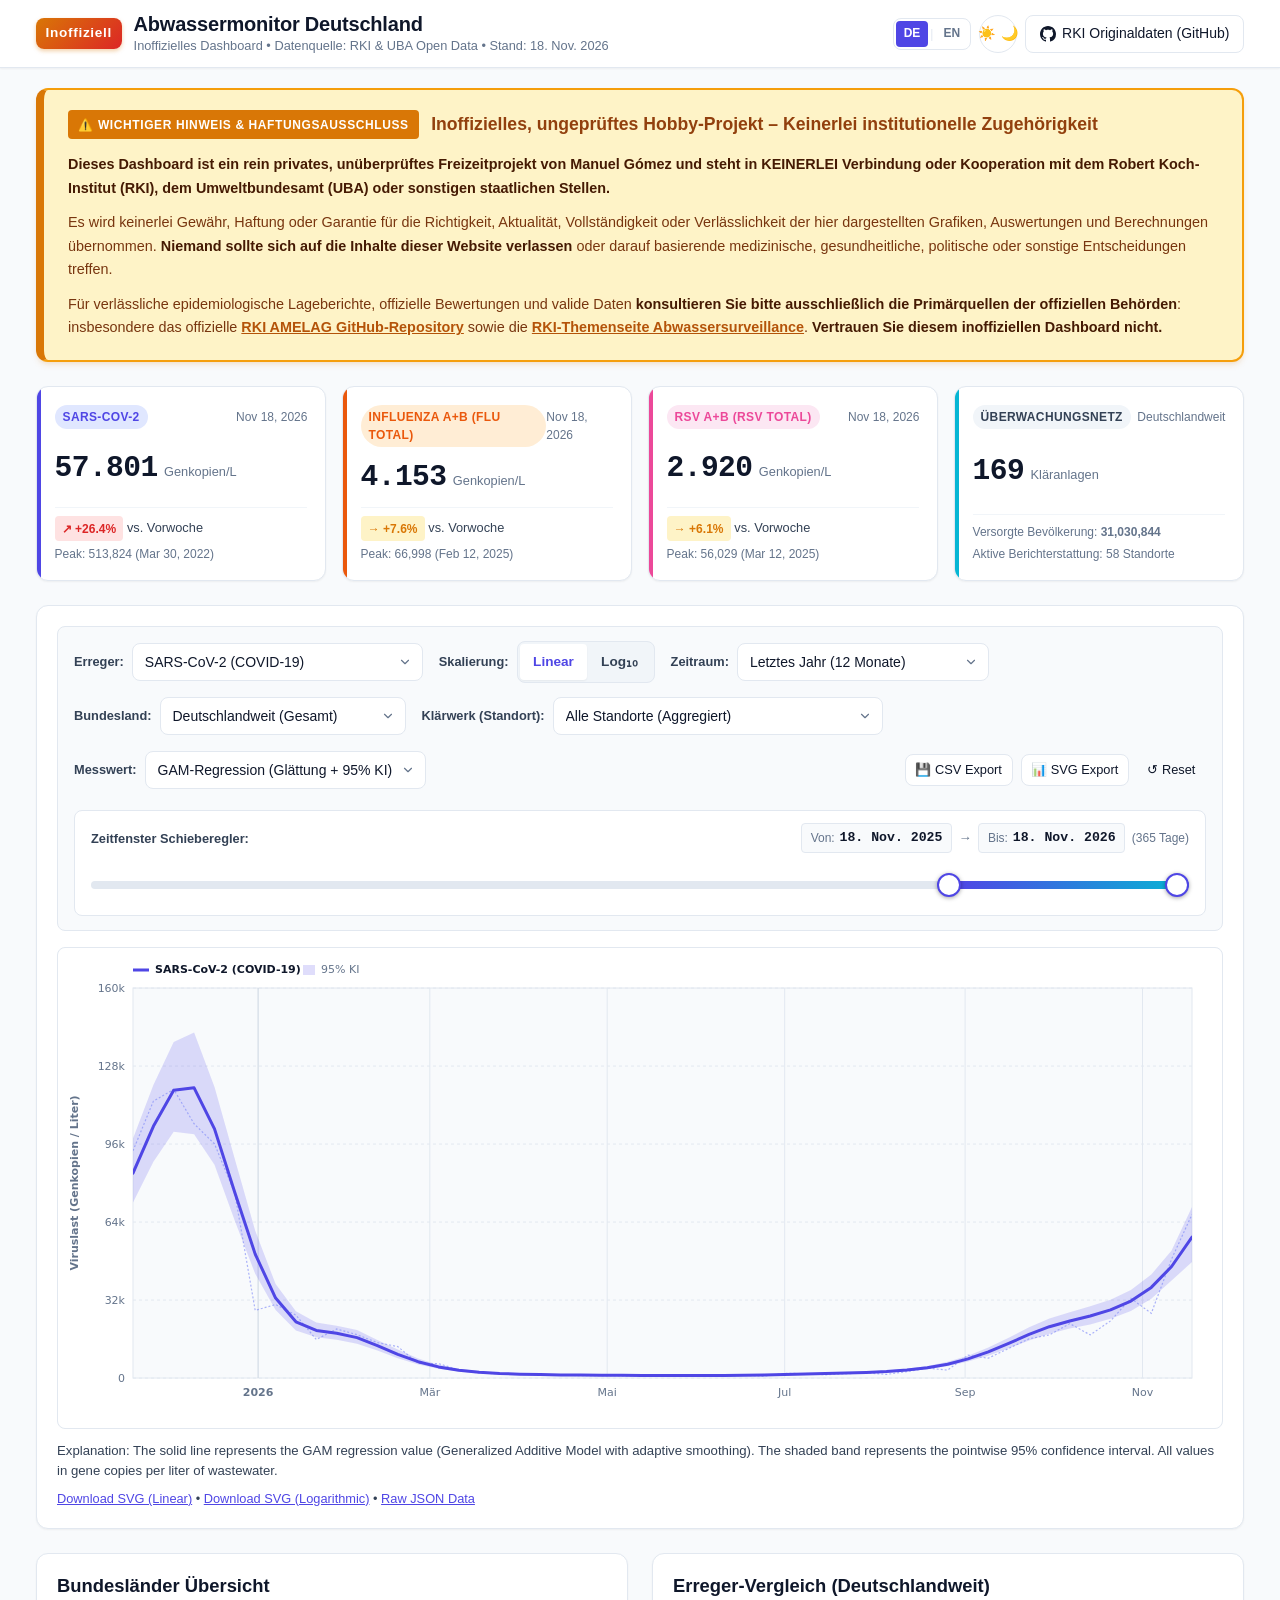
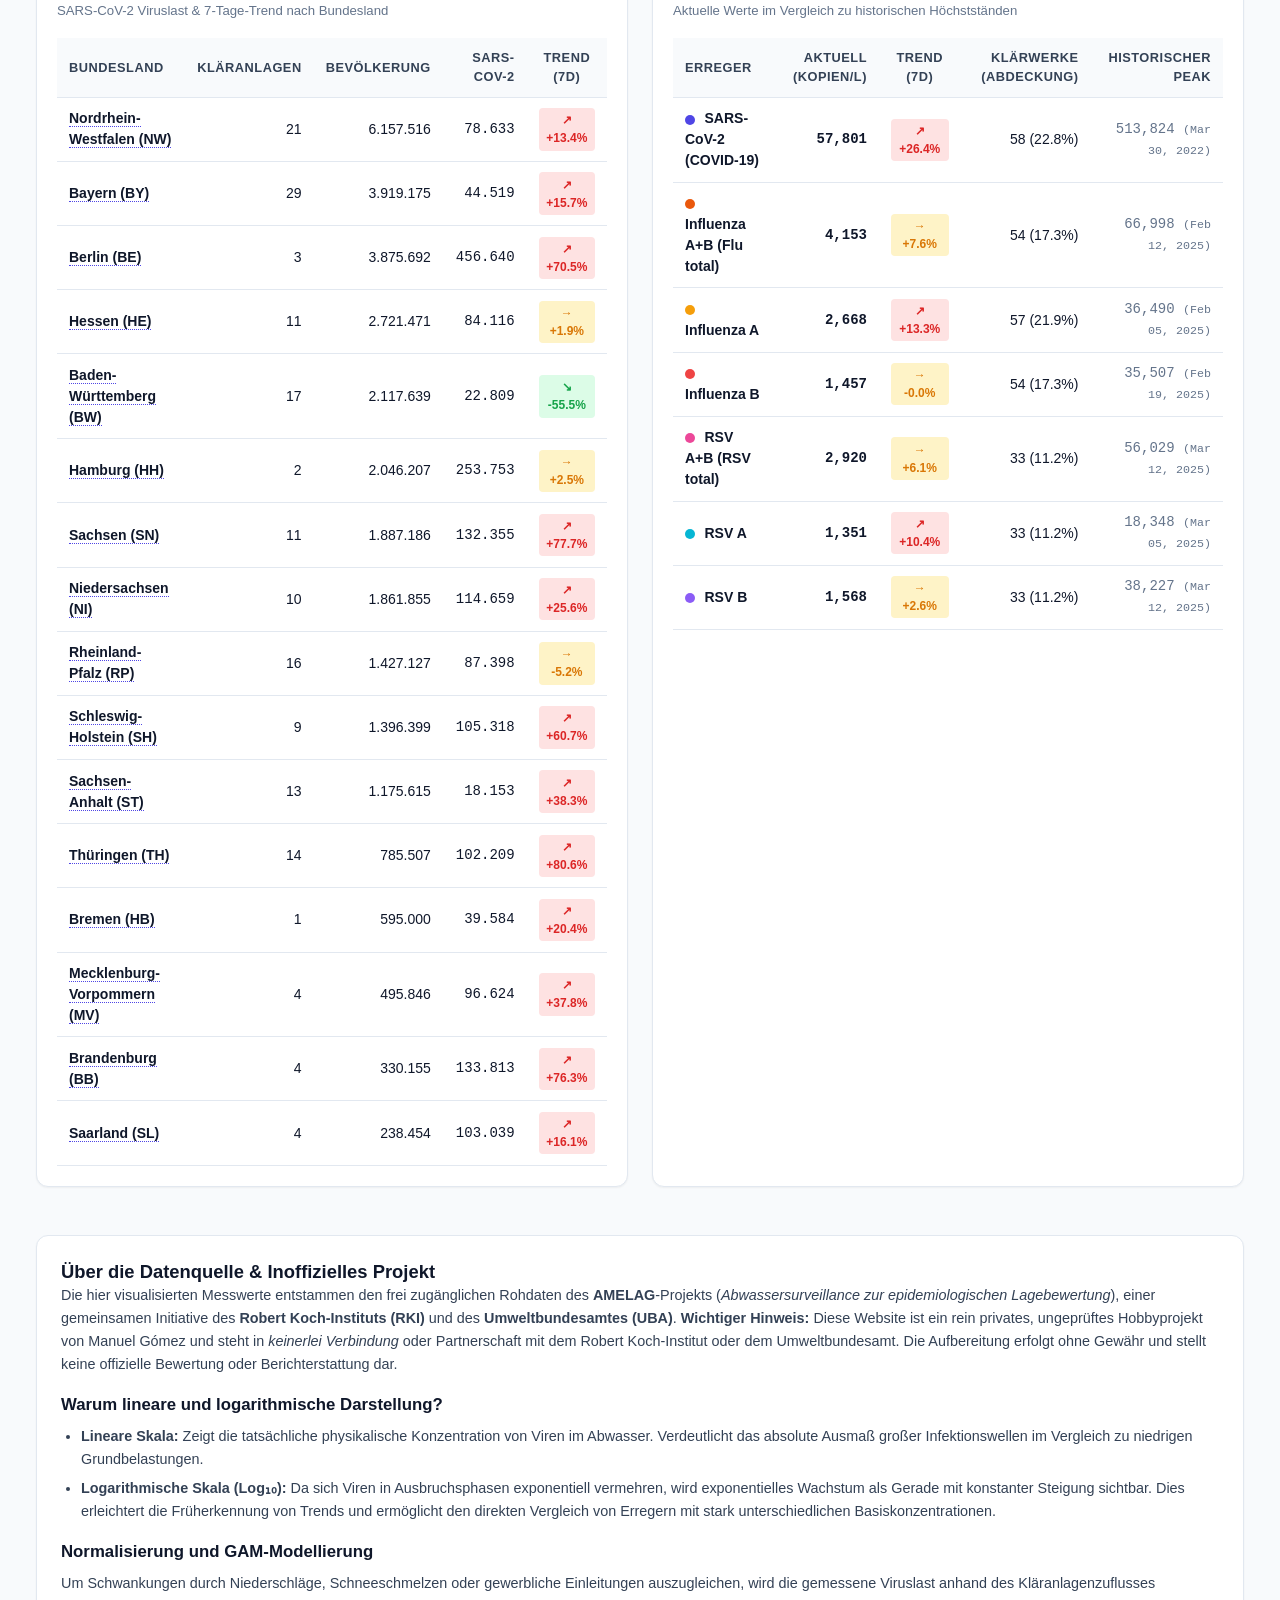
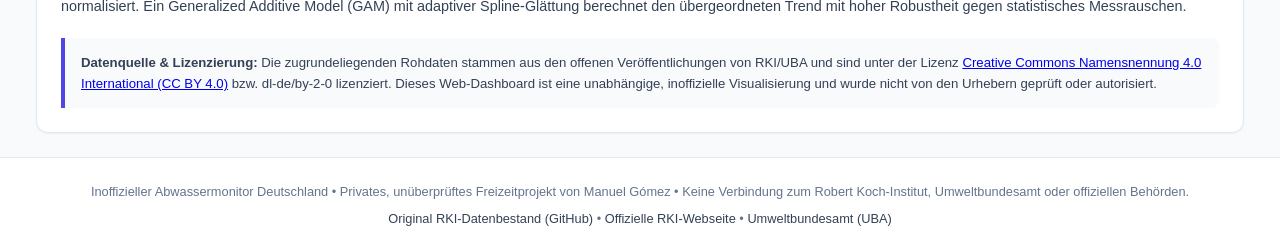
<file: en.html>
<!DOCTYPE html>
<html lang="en">
<head>
  <meta charset="UTF-8">
  <meta name="viewport" content="width=device-width, initial-scale=1.0">
  <title>Unofficial Wastewater Monitor Germany | Private Open Data Visualization</title>
  <meta name="description" content="Unofficial, purely personal visualization of public AMELAG wastewater open data. No affiliation with the Robert Koch Institute or government agencies.">
  <meta name="keywords" content="Wastewater surveillance, SARS-CoV-2, COVID-19, Flu, Influenza, RSV, viral load, wastewater treatment plant, Germany, Open Data">
  <meta name="author" content="Manuel Gómez (Inoffizielles Privatprojekt)">
  <meta name="theme-color" content="#4f46e5">

  <!-- Open Graph / Social Media Meta Tags -->
  <meta property="og:title" content="Unofficial Wastewater Monitor - Germany">
  <meta property="og:description" content="Unofficial, unverified visualization of viral loads from 169 wastewater treatment plants across Germany based on public RKI/UBA Open Data.">
  <meta property="og:type" content="website">
  <meta property="og:url" content="https://mgomezch.github.io/amelag-dashboard/">
  <meta property="og:image" content="assets/national_chart_linear.svg">

  <link rel="stylesheet" href="css/dashboard.css?v=1795795016">
  
  <noscript>
    <style>
      .js-only { display: none !important; }
      .no-js-tabs { display: block; }
      .chart-toggle-input:checked + .chart-container { display: block; }
    </style>
  </noscript>
</head>
<body>
  <a href="#main-content" class="skip-link" data-i18n="skip_link">Skip to main content</a>

  <!-- Header -->
  <header class="app-header" role="banner">
    <div class="container header-container">
      <div class="brand">
        <div class="brand-badge brand-badge-unofficial" data-i18n="brand_badge">Unofficial</div>
        <div>
          <h1 class="brand-title" data-i18n="brand_title">Wastewater Monitor Germany</h1>
          <p class="brand-subtitle"><span data-i18n="brand_sub">Unofficial Dashboard • Data Source: RKI &amp; UBA Open Data • As of:</span> <time id="header-data-date" datetime="2026-11-18">Nov 18, 2026</time></p>
        </div>
      </div>
      <div class="header-actions">
        <div class="lang-switch" role="group" aria-label="Select Language / Sprache auswählen">
          <a href="index.html" class="lang-btn " data-lang="de" aria-label="Deutsch">DE</a>
          <span class="lang-divider" aria-hidden="true">|</span>
          <a href="en.html" class="lang-btn active" data-lang="en" aria-label="English">EN</a>
        </div>
        <button id="theme-toggle" class="btn btn-icon js-only" aria-label="Switch Theme" title="Switch Theme">
          <span class="icon-sun">☀️</span><span class="icon-moon">🌙</span>
        </button>
        <a href="https://github.com/robert-koch-institut/Abwassersurveillance_AMELAG" target="_blank" rel="noopener noreferrer" class="btn btn-outline" title="RKI Original Data (GitHub)">
          <svg class="icon-github" viewBox="0 0 16 16" width="16" height="16" fill="currentColor" aria-hidden="true"><path d="M8 0C3.58 0 0 3.58 0 8c0 3.54 2.29 6.53 5.47 7.59.4.07.55-.17.55-.38 0-.19-.01-.82-.01-1.49-2.01.37-2.53-.49-2.69-.94-.09-.23-.48-.94-.82-1.13-.28-.15-.68-.52-.01-.53.63-.01 1.08.58 1.23.82.72 1.21 1.87.87 2.33.66.07-.52.28-.87.51-1.07-1.78-.2-3.64-.89-3.64-3.95 0-.87.31-1.59.82-2.15-.08-.2-.36-1.02.08-2.12 0 0 .67-.21 2.2.82.64-.18 1.32-.27 2-.27.68 0 1.36.09 2 .27 1.53-1.04 2.2-.82 2.2-.82.44 1.1.16 1.92.08 2.12.51.56.82 1.27.82 2.15 0 3.07-1.87 3.75-3.65 3.95.29.25.54.73.54 1.48 0 1.07-.01 1.93-.01 2.2 0 .21.15.46.55.38A8.013 8.013 0 0016 8c0-4.42-3.58-8-8-8z"/></svg>
          <span data-i18n="rki_dataset">RKI Original Data (GitHub)</span>
        </a>
      </div>
    </div>
  </header>

  <!-- Main Container -->
  <main id="main-content" class="container" role="main">
    
    <!-- Unofficial Project Disclaimer Banner -->
    <aside class="disclaimer-banner" role="alert" aria-label="Important Notice and Disclaimer">
      <div class="disclaimer-header">
        <span class="disclaimer-badge" data-i18n="disclaimer_badge">⚠️ IMPORTANT NOTICE &amp; DISCLAIMER</span>
        <h2 class="disclaimer-title" data-i18n="disclaimer_title">Unofficial, Unverified Hobby Project – Not Affiliated with Any Institution</h2>
      </div>
      <div class="disclaimer-body">
        <p data-i18n="disclaimer_p1"><strong>This dashboard is an entirely private, unverified personal project by Manuel Gómez and is in NO WAY affiliated with, endorsed by, or operated by the Robert Koch Institute (RKI), the German Environment Agency (UBA), or any official health authority or institution.</strong></p>
        <p data-i18n="disclaimer_p2">No warranty or guarantee whatsoever is provided regarding the accuracy, timeliness, completeness, or reliability of any visualisations, numbers, or calculations shown here. <strong>Nobody should rely on the contents of this website</strong> for medical, health, public policy, legal, or other decision-making purposes.</p>
        <p data-i18n="disclaimer_p3">For reliable epidemiological information, official assessments, or decision-making, <strong>please consult the original primary sources published by the official authorities</strong>: specifically the official <a href="https://github.com/robert-koch-institut/Abwassersurveillance_AMELAG" target="_blank" rel="noopener noreferrer">RKI AMELAG GitHub repository</a> and the <a href="https://www.rki.de/abwassersurveillance" target="_blank" rel="noopener noreferrer">RKI Wastewater Surveillance page</a>. <strong>Do not rely on or trust this unofficial dashboard.</strong></p>
      </div>
    </aside>

    <!-- KPI Hero Summary Cards -->
    <section class="kpi-grid" aria-label="Wichtigste Kennzahlen / Key Metrics">
      <div class="kpi-card" id="kpi-sars">
        <div class="kpi-header">
          <span class="pathogen-pill pathogen-sars">SARS-CoV-2</span>
          <span class="kpi-date">Nov 18, 2026</span>
        </div>
        <div class="kpi-value-row">
          <span class="kpi-value" id="kpi-sars-val">57,801</span>
          <span class="kpi-unit" data-i18n="kpi_unit">Gene copies/L</span>
        </div>
        <div class="kpi-footer">
          <span class="kpi-trend" id="kpi-sars-trend"><span class="badge badge-rising">↗ +26.4%</span> vs. previous week</span>
          <span class="kpi-sub">Peak: 513,824 (Mar 30, 2022)</span>
        </div>
      </div>

      <div class="kpi-card" id="kpi-flu">
        <div class="kpi-header">
          <span class="pathogen-pill pathogen-flu">Influenza A+B (Flu total)</span>
          <span class="kpi-date">Nov 18, 2026</span>
        </div>
        <div class="kpi-value-row">
          <span class="kpi-value" id="kpi-flu-val">4,153</span>
          <span class="kpi-unit" data-i18n="kpi_unit">Gene copies/L</span>
        </div>
        <div class="kpi-footer">
          <span class="kpi-trend" id="kpi-flu-trend"><span class="badge badge-stable">→ +7.6%</span> vs. previous week</span>
          <span class="kpi-sub">Peak: 66,998 (Feb 12, 2025)</span>
        </div>
      </div>

      <div class="kpi-card" id="kpi-rsv">
        <div class="kpi-header">
          <span class="pathogen-pill pathogen-rsv">RSV A+B (RSV total)</span>
          <span class="kpi-date">Nov 18, 2026</span>
        </div>
        <div class="kpi-value-row">
          <span class="kpi-value" id="kpi-rsv-val">2,920</span>
          <span class="kpi-unit" data-i18n="kpi_unit">Gene copies/L</span>
        </div>
        <div class="kpi-footer">
          <span class="kpi-trend" id="kpi-rsv-trend"><span class="badge badge-stable">→ +6.1%</span> vs. previous week</span>
          <span class="kpi-sub">Peak: 56,029 (Mar 12, 2025)</span>
        </div>
      </div>

      <div class="kpi-card" id="kpi-coverage">
        <div class="kpi-header">
          <span class="pathogen-pill pathogen-neutral" data-i18n="surveillance_net">Surveillance Network</span>
          <span class="kpi-date" data-i18n="nationwide">Nationwide (Germany)</span>
        </div>
        <div class="kpi-value-row">
          <span class="kpi-value">169</span>
          <span class="kpi-unit" data-i18n="plants">Treatment Plants</span>
        </div>
        <div class="kpi-footer">
          <span class="kpi-sub"><span data-i18n="covered_pop">Covered Population:</span> <strong>31,030,844</strong></span>
          <span class="kpi-sub"><span data-i18n="active_rep">Active Reporting:</span> 58 <span data-i18n="sites">Sites</span></span>
        </div>
      </div>
    </section>

    <!-- Main Chart Section -->
    <section class="card chart-card" aria-label="Hauptgrafik Viruslast / Main Viral Load Chart">
      
      <!-- Interactive Filter Controls (Enhanced via JS) -->
      <div class="chart-controls js-only">
        
        <!-- Row 1: Pathogen & Scale Toggles -->
        <div class="controls-row">
          <div class="control-group">
            <label class="control-label" for="filter-pathogen" data-i18n="filter_pathogen">Pathogen:</label>
            <select id="filter-pathogen" class="select-input" aria-label="Pathogen:">
              <option value="SARS-CoV-2" selected>SARS-CoV-2 (COVID-19)</option>
              <option value="Influenza A+B">Influenza A+B (Flu total)</option>
              <option value="Influenza A">Influenza A</option>
              <option value="Influenza B">Influenza B</option>
              <option value="RSV A+B">RSV A+B (RSV total)</option>
              <option value="RSV A">RSV A</option>
              <option value="RSV B">RSV B</option>
              <option value="COMPARE_ALL">⚡ Multi-Comparison (SARS + Flu + RSV)</option>
            </select>
          </div>

          <div class="control-group">
            <span class="control-label" data-i18n="filter_scale">Scale:</span>
            <div class="btn-group" role="group" aria-label="Scale:">
              <button type="button" id="btn-scale-linear" class="btn btn-toggle active" data-scale="linear" title="Linear scale (absolute viral concentration)" data-i18n="scale_linear">Linear</button>
              <button type="button" id="btn-scale-log" class="btn btn-toggle" data-scale="log" title="Logarithmic scale (exponential growth &amp; dynamics)" data-i18n="scale_log">Log₁₀</button>
            </div>
          </div>

          <div class="control-group">
            <label class="control-label" for="filter-time-preset" data-i18n="filter_time">Time Range:</label>
            <select id="filter-time-preset" class="select-input" aria-label="Time Range:">
              <option value="all">All Data (2022–present)</option>
              <option value="30d">Last 30 Days</option>
              <option value="90d">Last 90 Days (3 Months)</option>
              <option value="6m">Last 6 Months</option>
              <option value="1y" selected>Last 1 Year (12 Months)</option>
              <option value="2y">Last 2 Years</option>
              <option value="custom">Custom (Slider)</option>
            </select>
          </div>
        </div>

        <!-- Row 2: Geographic & Metric Filters -->
        <div class="controls-row">
          <div class="control-group">
            <label class="control-label" for="filter-state" data-i18n="filter_state">Federal State:</label>
            <select id="filter-state" class="select-input" aria-label="Federal State:">
              <option value="ALL" selected>Germany (Nationwide)</option>
              <option value="BW">Baden-Württemberg (BW)</option>
              <option value="BY">Bayern (BY)</option>
              <option value="BE">Berlin (BE)</option>
              <option value="BB">Brandenburg (BB)</option>
              <option value="HB">Bremen (HB)</option>
              <option value="HH">Hamburg (HH)</option>
              <option value="HE">Hessen (HE)</option>
              <option value="MV">Mecklenburg-Vorpommern (MV)</option>
              <option value="NI">Niedersachsen (NI)</option>
              <option value="NW">Nordrhein-Westfalen (NW)</option>
              <option value="RP">Rheinland-Pfalz (RP)</option>
              <option value="SL">Saarland (SL)</option>
              <option value="SN">Sachsen (SN)</option>
              <option value="ST">Sachsen-Anhalt (ST)</option>
              <option value="SH">Schleswig-Holstein (SH)</option>
              <option value="TH">Thüringen (TH)</option>
            </select>
          </div>

          <div class="control-group">
            <label class="control-label" for="filter-site" data-i18n="filter_site">Wastewater Plant (Site):</label>
            <select id="filter-site" class="select-input select-searchable" aria-label="Wastewater Plant (Site):">
              <option value="ALL" selected>All Sites (Aggregated)</option>
            </select>
          </div>

          <div class="control-group">
            <label class="control-label" for="filter-metric" data-i18n="filter_metric">Metric:</label>
            <select id="filter-metric" class="select-input" aria-label="Metric:">
              <option value="pred" selected>GAM Regression (Smoothed + 95% CI)</option>
              <option value="norm">Flow-Normalized Viral Load</option>
              <option value="raw">Measured Viral Load (Raw)</option>
            </select>
          </div>

          <div class="control-group export-group">
            <button id="btn-export-csv" class="btn btn-outline btn-sm" title="💾 Export CSV" data-i18n="export_csv">💾 Export CSV</button>
            <button id="btn-export-svg" class="btn btn-outline btn-sm" title="📊 Export SVG" data-i18n="export_svg">📊 Export SVG</button>
            <button id="btn-reset-filters" class="btn btn-ghost btn-sm" title="↺ Reset" data-i18n="reset_filters">↺ Reset</button>
          </div>
        </div>

        <!-- Row 3: Interactive Dual-Slider Temporal Slicer -->
        <div class="timeline-slicer" id="timeline-slicer-container">
          <div class="slicer-header">
            <div class="slicer-presets">
              <span class="control-label" data-i18n="slider_label">Time Window Slider:</span>
            </div>
            <div class="slicer-labels">
              <span class="slicer-date-badge"><span class="badge-label" data-i18n="slider_from">From:</span> <strong id="slicer-label-start">—</strong></span>
              <span class="slicer-arrow">→</span>
              <span class="slicer-date-badge"><span class="badge-label" data-i18n="slider_to">To:</span> <strong id="slicer-label-end">—</strong></span>
              <span class="slicer-span-text text-muted" id="slicer-span-days"></span>
            </div>
          </div>
          <div class="dual-slider-wrapper">
            <div class="dual-slider-track"></div>
            <div class="dual-slider-highlight" id="slider-highlight"></div>
            <input type="range" id="slider-start" class="range-input" min="0" max="100" value="70" step="1" aria-label="Start date">
            <input type="range" id="slider-end" class="range-input" min="0" max="100" value="100" step="1" aria-label="End date">
          </div>
        </div>

      </div>

      <!-- Live Dynamic Chart Container (Pre-rendered for instant paint & hydrated via JS) -->
      <div id="chart-viewport" class="chart-viewport js-only">
        <div id="chart-svg-container" class="chart-svg-container">
          <svg xmlns="http://www.w3.org/2000/svg" viewBox="0 0 980 480" class="amelag-chart-svg" role="img" aria-label="National Viral Load in Wastewater (Linear Scale (Gene copies / Liter))">
  <title>Wastewater Monitor Germany - Linear Scale (Gene copies / Liter)</title>
  <desc>Time series of SARS-CoV-2, Influenza, and RSV viral load in wastewater (Germany, 2022-03-02 to 2026-11-18).</desc>
  <defs>
    <linearGradient id="ciGrad" x1="0%" y1="0%" x2="0%" y2="100%">
      <stop offset="0%" stop-color="#4f46e5" stop-opacity="0.25" />
      <stop offset="100%" stop-color="#4f46e5" stop-opacity="0.08" />
    </linearGradient>
    <clipPath id="plotClip">
      <rect x="80" y="50" width="860" height="370" />
    </clipPath>
  </defs>
  <rect x="0" y="0" width="980" height="480" fill="var(--card-bg, #ffffff)" rx="8" />
  <rect x="80" y="50" width="860" height="370" fill="var(--plot-bg, #f8fafc)" stroke="var(--border-color, #e2e8f0)" stroke-width="1" />
  <g class="grid-y">
    <line x1="80" y1="420.0" x2="940" y2="420.0" stroke="var(--grid-color, #e2e8f0)" stroke-width="1" stroke-dasharray="3,3" />
    <text x="70" y="424.0" text-anchor="end" font-size="11" fill="var(--text-muted, #64748b)" font-family="system-ui, sans-serif">0</text>
    <line x1="80" y1="346.0" x2="940" y2="346.0" stroke="var(--grid-color, #e2e8f0)" stroke-width="1" stroke-dasharray="3,3" />
    <text x="70" y="350.0" text-anchor="end" font-size="11" fill="var(--text-muted, #64748b)" font-family="system-ui, sans-serif">140k</text>
    <line x1="80" y1="272.0" x2="940" y2="272.0" stroke="var(--grid-color, #e2e8f0)" stroke-width="1" stroke-dasharray="3,3" />
    <text x="70" y="276.0" text-anchor="end" font-size="11" fill="var(--text-muted, #64748b)" font-family="system-ui, sans-serif">280k</text>
    <line x1="80" y1="198.0" x2="940" y2="198.0" stroke="var(--grid-color, #e2e8f0)" stroke-width="1" stroke-dasharray="3,3" />
    <text x="70" y="202.0" text-anchor="end" font-size="11" fill="var(--text-muted, #64748b)" font-family="system-ui, sans-serif">420k</text>
    <line x1="80" y1="124.0" x2="940" y2="124.0" stroke="var(--grid-color, #e2e8f0)" stroke-width="1" stroke-dasharray="3,3" />
    <text x="70" y="128.0" text-anchor="end" font-size="11" fill="var(--text-muted, #64748b)" font-family="system-ui, sans-serif">560k</text>
    <line x1="80" y1="50.0" x2="940" y2="50.0" stroke="var(--grid-color, #e2e8f0)" stroke-width="1" stroke-dasharray="3,3" />
    <text x="70" y="54.0" text-anchor="end" font-size="11" fill="var(--text-muted, #64748b)" font-family="system-ui, sans-serif">700k</text>
  </g>
  <g class="grid-x">
    <line x1="140.4" y1="50" x2="140.4" y2="420" stroke="var(--grid-color, #f1f5f9)" stroke-width="1" />
    <text x="140.4" y="438" text-anchor="middle" font-size="11" font-weight="normal" fill="var(--text-muted, #64748b)" font-family="system-ui, sans-serif">Jul '22</text>
    <line x1="232.3" y1="50" x2="232.3" y2="420" stroke="var(--grid-major, #cbd5e1)" stroke-width="1" />
    <text x="232.3" y="438" text-anchor="middle" font-size="11" font-weight="bold" fill="var(--text-muted, #64748b)" font-family="system-ui, sans-serif">2023</text>
    <line x1="322.7" y1="50" x2="322.7" y2="420" stroke="var(--grid-color, #f1f5f9)" stroke-width="1" />
    <text x="322.7" y="438" text-anchor="middle" font-size="11" font-weight="normal" fill="var(--text-muted, #64748b)" font-family="system-ui, sans-serif">Jul '23</text>
    <line x1="414.6" y1="50" x2="414.6" y2="420" stroke="var(--grid-major, #cbd5e1)" stroke-width="1" />
    <text x="414.6" y="438" text-anchor="middle" font-size="11" font-weight="bold" fill="var(--text-muted, #64748b)" font-family="system-ui, sans-serif">2024</text>
    <line x1="505.5" y1="50" x2="505.5" y2="420" stroke="var(--grid-color, #f1f5f9)" stroke-width="1" />
    <text x="505.5" y="438" text-anchor="middle" font-size="11" font-weight="normal" fill="var(--text-muted, #64748b)" font-family="system-ui, sans-serif">Jul '24</text>
    <line x1="597.4" y1="50" x2="597.4" y2="420" stroke="var(--grid-major, #cbd5e1)" stroke-width="1" />
    <text x="597.4" y="438" text-anchor="middle" font-size="11" font-weight="bold" fill="var(--text-muted, #64748b)" font-family="system-ui, sans-serif">2025</text>
    <line x1="687.8" y1="50" x2="687.8" y2="420" stroke="var(--grid-color, #f1f5f9)" stroke-width="1" />
    <text x="687.8" y="438" text-anchor="middle" font-size="11" font-weight="normal" fill="var(--text-muted, #64748b)" font-family="system-ui, sans-serif">Jul '25</text>
    <line x1="779.7" y1="50" x2="779.7" y2="420" stroke="var(--grid-major, #cbd5e1)" stroke-width="1" />
    <text x="779.7" y="438" text-anchor="middle" font-size="11" font-weight="bold" fill="var(--text-muted, #64748b)" font-family="system-ui, sans-serif">2026</text>
    <line x1="870.1" y1="50" x2="870.1" y2="420" stroke="var(--grid-color, #f1f5f9)" stroke-width="1" />
    <text x="870.1" y="438" text-anchor="middle" font-size="11" font-weight="normal" fill="var(--text-muted, #64748b)" font-family="system-ui, sans-serif">Jul '26</text>
  </g>
  <g clip-path="url(#plotClip)">
    <path d="M 80.0,216.9 L 83.5,183.5 L 87.0,131.4 L 90.5,95.2 L 94.0,89.1 L 97.5,107.5 L 101.0,155.2 L 104.5,205.5 L 108.0,256.8 L 111.5,299.1 L 115.0,325.1 L 118.5,341.9 L 122.0,345.7 L 125.4,334.0 L 128.9,302.2 L 132.4,243.2 L 135.9,187.4 L 139.4,149.2 L 142.9,120.6 L 146.4,120.4 L 149.9,137.5 L 153.4,193.4 L 156.9,259.5 L 160.4,300.6 L 163.9,325.2 L 167.4,335.4 L 170.9,342.1 L 174.4,349.4 L 177.9,344.1 L 181.4,323.5 L 184.9,279.3 L 188.4,220.6 L 191.9,201.4 L 195.4,211.9 L 198.9,248.2 L 202.4,288.2 L 205.9,310.1 L 209.3,319.2 L 212.8,309.0 L 216.3,278.4 L 219.8,235.3 L 223.3,194.4 L 226.8,214.2 L 230.3,267.4 L 233.8,314.3 L 237.3,346.3 L 240.8,355.5 L 244.3,345.1 L 247.8,310.5 L 251.3,251.0 L 254.8,210.1 L 258.3,192.3 L 261.8,194.7 L 265.3,217.3 L 268.8,244.9 L 272.3,285.7 L 275.8,317.3 L 279.3,332.7 L 282.8,338.7 L 286.3,338.5 L 289.8,346.0 L 293.3,359.5 L 296.7,370.4 L 300.2,379.9 L 303.7,386.2 L 307.2,391.9 L 310.7,397.4 L 314.2,400.8 L 317.7,403.6 L 321.2,404.9 L 324.7,404.4 L 328.2,402.8 L 331.7,399.4 L 335.2,396.4 L 338.7,393.5 L 342.2,389.0 L 345.7,383.7 L 349.2,374.8 L 352.7,363.4 L 356.2,351.9 L 359.7,338.1 L 363.2,330.0 L 366.7,322.6 L 370.2,311.2 L 373.7,298.2 L 377.2,278.3 L 380.7,263.0 L 384.1,252.1 L 387.6,239.8 L 391.1,230.2 L 394.6,203.3 L 398.1,162.8 L 401.6,118.6 L 405.1,93.6 L 408.6,147.5 L 412.1,222.8 L 415.6,280.5 L 419.1,318.8 L 422.6,337.1 L 426.1,347.8 L 429.6,356.0 L 433.1,367.1 L 436.6,384.5 L 440.1,396.1 L 443.6,401.6 L 447.1,403.2 L 450.6,403.3 L 454.1,405.0 L 457.6,406.8 L 461.1,408.2 L 464.6,409.0 L 468.0,408.2 L 471.5,406.1 L 475.0,402.8 L 478.5,399.8 L 482.0,400.4 L 485.5,401.1 L 489.0,400.1 L 492.5,396.5 L 496.0,389.1 L 499.5,380.6 L 503.0,370.3 L 506.5,360.4 L 510.0,355.8 L 513.5,352.3 L 517.0,353.2 L 520.5,354.4 L 524.0,352.0 L 527.5,348.6 L 531.0,343.4 L 534.5,345.2 L 538.0,352.2 L 541.5,353.6 L 545.0,348.8 L 548.5,335.8 L 552.0,320.3 L 555.4,311.6 L 558.9,306.0 L 562.4,310.1 L 565.9,318.6 L 569.4,328.3 L 572.9,340.3 L 576.4,346.3 L 579.9,348.2 L 583.4,347.2 L 586.9,346.0 L 590.4,352.4 L 593.9,362.0 L 597.4,374.4 L 600.9,386.8 L 604.4,394.6 L 607.9,399.1 L 611.4,401.4 L 614.9,402.7 L 618.4,404.4 L 621.9,405.7 L 625.4,407.0 L 628.9,408.2 L 632.4,408.7 L 635.9,409.0 L 639.3,409.0 L 642.8,409.0 L 646.3,409.4 L 649.8,409.9 L 653.3,410.7 L 656.8,411.1 L 660.3,410.6 L 663.8,409.1 L 667.3,406.9 L 670.8,405.3 L 674.3,404.7 L 677.8,404.6 L 681.3,405.1 L 684.8,405.3 L 688.3,405.5 L 691.8,405.6 L 695.3,404.6 L 698.8,402.6 L 702.3,399.3 L 705.8,394.8 L 709.3,390.7 L 712.8,386.2 L 716.3,383.4 L 719.8,381.6 L 723.3,378.5 L 726.7,374.8 L 730.2,368.5 L 733.7,362.4 L 737.2,359.8 L 740.7,361.2 L 744.2,370.6 L 747.7,379.3 L 751.2,382.0 L 754.7,378.4 L 758.2,368.1 L 761.7,356.5 L 765.2,347.1 L 768.7,345.1 L 772.2,356.9 L 775.7,372.5 L 779.2,388.1 L 782.7,399.6 L 786.2,405.5 L 789.7,408.0 L 793.2,408.7 L 796.7,409.6 L 800.2,411.7 L 803.7,413.8 L 807.2,415.8 L 810.7,417.1 L 814.1,418.0 L 817.6,418.5 L 821.1,418.8 L 824.6,419.0 L 828.1,419.1 L 831.6,419.2 L 835.1,419.2 L 838.6,419.3 L 842.1,419.3 L 845.6,419.3 L 849.1,419.3 L 852.6,419.4 L 856.1,419.4 L 859.6,419.4 L 863.1,419.3 L 866.6,419.2 L 870.1,419.1 L 873.6,419.0 L 877.1,418.9 L 880.6,418.7 L 884.1,418.6 L 887.6,418.4 L 891.1,418.0 L 894.6,417.4 L 898.0,416.5 L 901.5,415.2 L 905.0,413.4 L 908.5,411.3 L 912.0,409.0 L 915.5,407.1 L 919.0,405.7 L 922.5,404.4 L 926.0,403.0 L 929.5,400.9 L 933.0,397.6 L 936.5,392.4 L 940.0,382.9 L 940.0,394.8 L 936.5,398.8 L 933.0,402.8 L 929.5,405.5 L 926.0,407.2 L 922.5,408.4 L 919.0,409.3 L 915.5,410.4 L 912.0,411.9 L 908.5,413.5 L 905.0,415.2 L 901.5,416.5 L 898.0,417.4 L 894.6,418.1 L 891.1,418.5 L 887.6,418.8 L 884.1,419.0 L 880.6,419.1 L 877.1,419.2 L 873.6,419.3 L 870.1,419.4 L 866.6,419.4 L 863.1,419.5 L 859.6,419.5 L 856.1,419.6 L 852.6,419.6 L 849.1,419.5 L 845.6,419.5 L 842.1,419.5 L 838.6,419.5 L 835.1,419.5 L 831.6,419.4 L 828.1,419.4 L 824.6,419.3 L 821.1,419.2 L 817.6,419.0 L 814.1,418.6 L 810.7,418.0 L 807.2,417.1 L 803.7,415.7 L 800.2,414.0 L 796.7,412.6 L 793.2,411.7 L 789.7,411.2 L 786.2,409.7 L 782.7,405.3 L 779.2,397.4 L 775.7,385.9 L 772.2,373.7 L 768.7,367.1 L 765.2,366.6 L 761.7,373.1 L 758.2,382.0 L 754.7,388.6 L 751.2,392.1 L 747.7,389.6 L 744.2,383.1 L 740.7,377.2 L 737.2,375.0 L 733.7,378.1 L 730.2,382.0 L 726.7,385.5 L 723.3,389.2 L 719.8,390.9 L 716.3,392.8 L 712.8,395.2 L 709.3,397.8 L 705.8,401.4 L 702.3,404.5 L 698.8,407.2 L 695.3,408.9 L 691.8,409.3 L 688.3,409.4 L 684.8,409.2 L 681.3,409.0 L 677.8,408.9 L 674.3,408.6 L 670.8,409.0 L 667.3,410.3 L 663.8,411.9 L 660.3,413.2 L 656.8,413.4 L 653.3,413.2 L 649.8,412.7 L 646.3,412.2 L 642.8,412.0 L 639.3,411.9 L 635.9,411.9 L 632.4,411.9 L 628.9,411.3 L 625.4,410.5 L 621.9,409.5 L 618.4,408.1 L 614.9,407.2 L 611.4,406.2 L 607.9,405.1 L 604.4,402.8 L 600.9,397.5 L 597.4,390.4 L 593.9,381.3 L 590.4,372.9 L 586.9,368.9 L 583.4,367.8 L 579.9,369.2 L 576.4,367.6 L 572.9,361.4 L 569.4,354.5 L 565.9,345.1 L 562.4,338.3 L 558.9,336.6 L 555.4,338.8 L 552.0,348.3 L 548.5,358.6 L 545.0,367.8 L 541.5,372.9 L 538.0,370.1 L 534.5,366.8 L 531.0,365.6 L 527.5,367.8 L 524.0,372.1 L 520.5,372.2 L 517.0,371.9 L 513.5,372.0 L 510.0,372.8 L 506.5,378.1 L 503.0,384.5 L 499.5,392.0 L 496.0,398.9 L 492.5,403.2 L 489.0,406.0 L 485.5,406.7 L 482.0,406.0 L 478.5,406.4 L 475.0,408.0 L 471.5,410.5 L 468.0,412.0 L 464.6,412.2 L 461.1,412.1 L 457.6,411.0 L 454.1,409.7 L 450.6,408.9 L 447.1,408.2 L 443.6,407.3 L 440.1,403.5 L 436.6,395.0 L 433.1,384.4 L 429.6,375.4 L 426.1,371.1 L 422.6,365.4 L 419.1,351.7 L 415.6,330.6 L 412.1,290.4 L 408.6,239.6 L 405.1,211.5 L 401.6,221.4 L 398.1,257.4 L 394.6,280.3 L 391.1,288.6 L 387.6,296.6 L 384.1,299.3 L 380.7,306.1 L 377.2,317.8 L 373.7,331.1 L 370.2,345.0 L 366.7,351.3 L 363.2,356.5 L 359.7,363.9 L 356.2,371.9 L 352.7,381.9 L 349.2,389.4 L 345.7,395.0 L 342.2,399.4 L 338.7,401.3 L 335.2,403.2 L 331.7,405.5 L 328.2,407.5 L 324.7,409.2 L 321.2,409.3 L 317.7,408.5 L 314.2,406.9 L 310.7,403.9 L 307.2,400.6 L 303.7,396.6 L 300.2,391.8 L 296.7,386.5 L 293.3,377.6 L 289.8,369.8 L 286.3,365.3 L 282.8,363.7 L 279.3,362.1 L 275.8,349.1 L 272.3,326.9 L 268.8,301.5 L 265.3,276.7 L 261.8,266.0 L 258.3,261.5 L 254.8,273.7 L 251.3,308.2 L 247.8,344.0 L 244.3,369.1 L 240.8,376.1 L 237.3,367.6 L 233.8,348.2 L 230.3,311.6 L 226.8,272.4 L 223.3,261.8 L 219.8,285.0 L 216.3,320.8 L 212.8,340.2 L 209.3,347.6 L 205.9,345.6 L 202.4,326.6 L 198.9,300.7 L 195.4,274.5 L 191.9,265.1 L 188.4,288.6 L 184.9,323.3 L 181.4,355.0 L 177.9,370.4 L 174.4,370.6 L 170.9,367.2 L 167.4,361.3 L 163.9,354.3 L 160.4,341.5 L 156.9,308.8 L 153.4,266.1 L 149.9,227.5 L 146.4,210.2 L 142.9,221.2 L 139.4,235.1 L 135.9,265.7 L 132.4,305.7 L 128.9,339.6 L 125.4,363.3 L 122.0,371.2 L 118.5,368.9 L 115.0,359.2 L 111.5,338.5 L 108.0,310.9 L 104.5,276.8 L 101.0,240.6 L 97.5,214.6 L 94.0,197.1 L 90.5,204.1 L 87.0,234.3 L 83.5,279.1 L 80.0,330.6 Z" fill="url(#ciGrad)" />
    <path d="M 80.0,293.7 L 83.5,274.8 L 87.0,119.2 L 90.5,153.2 L 94.0,185.5 L 97.5,128.4 L 101.0,207.4 L 104.5,230.6 L 108.0,310.9 L 111.5,316.3 L 115.0,338.3 L 118.5,349.5 L 122.0,391.6 L 125.4,344.8 L 128.9,302.3 L 132.4,272.4 L 135.9,222.1 L 139.4,223.8 L 142.9,214.2 L 146.4,214.6 L 149.9,212.7 L 153.4,258.7 L 156.9,306.7 L 160.4,344.4 L 163.9,354.6 L 167.4,361.4 L 170.9,363.0 L 174.4,365.2 L 177.9,366.6 L 181.4,333.3 L 184.9,266.8 L 188.4,308.2 L 191.9,255.2 L 195.4,257.8 L 198.9,290.8 L 202.4,335.7 L 205.9,341.6 L 209.3,333.9 L 212.8,327.2 L 216.3,291.1 L 219.8,296.6 L 223.3,239.1 L 226.8,247.5 L 230.3,192.5 L 233.8,318.8 L 237.3,361.2 L 240.8,366.2 L 244.3,352.0 L 247.8,303.6 L 251.3,303.1 L 254.8,269.1 L 258.3,255.6 L 261.8,251.7 L 265.3,199.8 L 268.8,238.6 L 272.3,295.5 L 275.8,344.2 L 279.3,340.4 L 282.8,340.2 L 286.3,345.3 L 289.8,349.5 L 293.3,362.3 L 296.7,375.6 L 300.2,387.2 L 303.7,390.3 L 307.2,399.5 L 310.7,401.8 L 314.2,405.3 L 317.7,406.7 L 321.2,407.8 L 324.7,408.3 L 328.2,401.9 L 331.7,403.0 L 335.2,397.0 L 338.7,390.5 L 342.2,387.8 L 345.7,381.2 L 349.2,379.8 L 352.7,383.3 L 356.2,362.2 L 359.7,344.4 L 363.2,341.1 L 366.7,350.5 L 370.2,347.6 L 373.7,315.1 L 377.2,294.5 L 380.7,272.6 L 384.1,255.1 L 387.6,246.4 L 391.1,183.0 L 394.6,182.5 L 398.1,155.3 L 401.6,115.2 L 405.1,-73.8 L 408.6,92.4 L 412.1,161.9 L 415.6,227.4 L 419.1,333.6 L 422.6,335.5 L 426.1,327.4 L 429.6,341.4 L 433.1,354.9 L 436.6,374.6 L 440.1,391.1 L 443.6,401.4 L 447.1,402.6 L 450.6,401.7 L 454.1,402.8 L 457.6,410.6 L 461.1,404.6 L 464.6,409.6 L 468.0,410.2 L 471.5,406.5 L 475.0,398.7 L 478.5,402.6 L 482.0,404.6 L 485.5,398.3 L 489.0,398.7 L 492.5,398.3 L 496.0,387.6 L 499.5,375.1 L 503.0,373.3 L 506.5,359.8 L 510.0,349.2 L 513.5,359.8 L 517.0,359.7 L 520.5,359.7 L 524.0,360.9 L 527.5,359.2 L 531.0,353.8 L 534.5,358.6 L 538.0,351.0 L 541.5,351.1 L 545.0,358.5 L 548.5,329.3 L 552.0,330.9 L 555.4,304.0 L 558.9,309.8 L 562.4,329.0 L 565.9,339.8 L 569.4,354.8 L 572.9,342.5 L 576.4,330.3 L 579.9,346.4 L 583.4,361.5 L 586.9,351.9 L 590.4,356.0 L 593.9,350.6 L 597.4,381.1 L 600.9,395.2 L 604.4,404.8 L 607.9,396.4 L 611.4,397.6 L 614.9,406.5 L 618.4,404.7 L 621.9,407.1 L 625.4,408.1 L 628.9,411.2 L 632.4,410.7 L 635.9,410.9 L 639.3,411.2 L 642.8,411.4 L 646.3,410.5 L 649.8,411.0 L 653.3,410.9 L 656.8,414.6 L 660.3,413.4 L 663.8,409.6 L 667.3,408.5 L 670.8,405.8 L 674.3,407.8 L 677.8,408.3 L 681.3,406.7 L 684.8,404.8 L 688.3,410.7 L 691.8,408.0 L 695.3,403.8 L 698.8,400.3 L 702.3,401.6 L 705.8,395.0 L 709.3,400.7 L 712.8,398.6 L 716.3,388.8 L 719.8,387.2 L 723.3,387.2 L 726.7,380.6 L 730.2,377.1 L 733.7,375.1 L 737.2,354.9 L 740.7,376.5 L 744.2,374.7 L 747.7,380.4 L 751.2,391.1 L 754.7,385.5 L 758.2,370.7 L 761.7,359.9 L 765.2,357.4 L 768.7,364.9 L 772.2,369.2 L 775.7,379.9 L 779.2,405.3 L 782.7,404.1 L 786.2,406.3 L 789.7,411.6 L 793.2,409.4 L 796.7,410.6 L 800.2,412.3 L 803.7,413.2 L 807.2,416.8 L 810.7,416.9 L 814.1,418.2 L 817.6,419.0 L 821.1,419.1 L 824.6,419.1 L 828.1,419.4 L 831.6,419.4 L 835.1,419.5 L 838.6,419.5 L 842.1,419.5 L 845.6,419.6 L 849.1,419.4 L 852.6,419.7 L 856.1,419.5 L 859.6,419.6 L 863.1,419.4 L 866.6,419.6 L 870.1,419.0 L 873.6,419.0 L 877.1,419.3 L 880.6,419.1 L 884.1,418.9 L 887.6,419.2 L 891.1,418.6 L 894.6,417.9 L 898.0,418.3 L 901.5,415.1 L 905.0,415.7 L 908.5,413.6 L 912.0,411.5 L 915.5,410.6 L 919.0,408.2 L 922.5,410.7 L 926.0,407.6 L 929.5,402.7 L 933.0,406.0 L 936.5,394.2 L 940.0,384.5" fill="none" stroke="#93c5fd" stroke-width="1" stroke-dasharray="2,2" opacity="0.75" />
    <path d="M 398.1,418.7 L 401.6,418.4 L 405.1,416.5 L 408.6,414.4 L 415.6,414.9 L 419.1,413.9 L 422.6,411.1 L 426.1,407.0 L 429.6,403.7 L 433.1,403.9 L 436.6,408.3 L 440.1,413.0 L 443.6,415.5 L 447.1,416.4 L 450.6,416.6 L 454.1,416.9 L 457.6,417.2 L 461.1,417.6 L 464.6,417.8 L 468.0,417.9 L 471.5,418.0 L 475.0,418.2 L 478.5,418.3 L 482.0,418.4 L 485.5,418.4 L 489.0,418.4 L 492.5,418.4 L 496.0,418.5 L 499.5,418.5 L 503.0,418.5 L 506.5,418.4 L 510.0,418.4 L 513.5,418.4 L 517.0,418.5 L 520.5,418.5 L 524.0,418.5 L 527.5,418.5 L 531.0,418.5 L 534.5,418.5 L 538.0,418.5 L 541.5,418.5 L 545.0,418.4 L 548.5,418.4 L 552.0,418.4 L 555.4,418.4 L 558.9,418.4 L 562.4,418.3 L 565.9,418.3 L 569.4,418.1 L 572.9,418.1 L 576.4,418.1 L 579.9,418.0 L 583.4,417.7 L 586.9,417.2 L 590.4,416.2 L 593.9,414.8 L 597.4,412.8 L 600.9,409.6 L 604.4,404.3 L 607.9,397.2 L 611.4,390.3 L 614.9,385.9 L 618.4,384.6 L 621.9,386.2 L 625.4,390.9 L 628.9,398.3 L 632.4,405.7 L 635.9,411.1 L 639.3,414.2 L 642.8,416.1 L 646.3,417.2 L 649.8,417.8 L 653.3,418.2 L 656.8,418.4 L 660.3,418.4 L 663.8,418.4 L 667.3,418.4 L 670.8,418.4 L 674.3,418.5 L 677.8,418.5 L 681.3,418.5 L 684.8,418.5 L 688.3,418.5 L 691.8,418.6 L 695.3,418.6 L 698.8,418.6 L 702.3,418.6 L 705.8,418.6 L 709.3,418.6 L 712.8,418.6 L 716.3,418.6 L 719.8,418.7 L 723.3,418.7 L 726.7,418.7 L 730.2,418.7 L 733.7,418.6 L 737.2,418.5 L 740.7,418.4 L 744.2,418.3 L 747.7,418.3 L 751.2,418.4 L 754.7,418.3 L 758.2,418.0 L 761.7,417.2 L 765.2,415.9 L 768.7,413.9 L 772.2,411.5 L 775.7,409.7 L 779.2,409.2 L 782.7,409.2 L 786.2,408.7 L 789.7,407.5 L 793.2,406.5 L 796.7,406.7 L 800.2,408.7 L 803.7,412.0 L 807.2,415.2 L 810.7,417.1 L 814.1,418.0 L 817.6,418.3 L 821.1,418.4 L 824.6,418.5 L 828.1,418.6 L 831.6,418.6 L 835.1,418.6 L 838.6,418.6 L 842.1,418.6 L 845.6,418.6 L 849.1,418.7 L 852.6,418.7 L 856.1,418.7 L 859.6,418.7 L 863.1,418.7 L 866.6,418.7 L 870.1,418.7 L 873.6,418.7 L 877.1,418.7 L 880.6,418.7 L 884.1,418.7 L 887.6,418.7 L 891.1,418.7 L 894.6,418.7 L 898.0,418.6 L 901.5,418.6 L 905.0,418.6 L 908.5,418.6 L 912.0,418.5 L 915.5,418.5 L 919.0,418.4 L 922.5,418.4 L 926.0,418.3 L 929.5,418.2 L 933.0,418.1 L 936.5,418.0 L 940.0,417.8" fill="none" stroke="#ea580c" stroke-width="2" opacity="0.9" />
    <path d="M 552.0,418.6 L 555.4,418.6 L 558.9,418.6 L 562.4,418.6 L 565.9,418.6 L 569.4,418.6 L 572.9,418.5 L 576.4,418.4 L 579.9,418.3 L 583.4,418.0 L 586.9,417.6 L 590.4,417.1 L 604.4,411.7 L 607.9,409.2 L 611.4,406.3 L 614.9,403.0 L 618.4,399.4 L 621.9,395.9 L 625.4,392.8 L 628.9,390.7 L 632.4,390.4 L 635.9,392.0 L 639.3,395.2 L 642.8,399.4 L 646.3,403.9 L 649.8,408.0 L 653.3,411.3 L 656.8,413.8 L 660.3,415.5 L 663.8,416.6 L 667.3,417.4 L 670.8,417.9 L 674.3,418.2 L 677.8,418.4 L 681.3,418.5 L 684.8,418.6 L 688.3,418.7 L 691.8,418.7 L 695.3,418.8 L 698.8,418.8 L 702.3,418.8 L 705.8,418.8 L 709.3,418.8 L 712.8,418.8 L 716.3,418.8 L 719.8,418.8 L 723.3,418.7 L 726.7,418.7 L 730.2,418.7 L 733.7,418.7 L 737.2,418.6 L 740.7,418.5 L 744.2,418.4 L 747.7,418.3 L 751.2,418.1 L 754.7,417.9 L 758.2,417.7 L 761.7,417.4 L 765.2,417.1 L 768.7,416.8 L 772.2,416.2 L 775.7,415.5 L 779.2,414.6 L 782.7,413.4 L 786.2,411.9 L 789.7,409.9 L 793.2,407.7 L 796.7,405.2 L 800.2,402.8 L 803.7,400.9 L 807.2,399.7 L 810.7,399.5 L 814.1,400.3 L 817.6,402.0 L 821.1,404.2 L 824.6,406.6 L 828.1,409.1 L 831.6,411.4 L 835.1,413.3 L 838.6,414.8 L 842.1,416.0 L 845.6,416.8 L 849.1,417.5 L 852.6,417.9 L 856.1,418.2 L 859.6,418.5 L 863.1,418.6 L 866.6,418.7 L 870.1,418.7 L 873.6,418.8 L 877.1,418.8 L 880.6,418.8 L 884.1,418.8 L 887.6,418.7 L 891.1,418.7 L 894.6,418.7 L 898.0,418.7" fill="none" stroke="#ec4899" stroke-width="2" opacity="0.9" />
    <path d="M 80.0,285.3 L 83.5,237.4 L 87.0,188.5 L 90.5,155.2 L 94.0,148.4 L 97.5,166.7 L 101.0,202.0 L 104.5,244.7 L 108.0,286.6 L 111.5,320.8 L 115.0,344.0 L 118.5,356.9 L 122.0,359.8 L 125.4,350.1 L 128.9,322.7 L 132.4,277.9 L 135.9,230.6 L 139.4,196.2 L 142.9,176.0 L 146.4,169.3 L 149.9,186.8 L 153.4,233.2 L 156.9,286.4 L 160.4,323.2 L 163.9,341.1 L 167.4,349.6 L 170.9,355.9 L 174.4,360.9 L 177.9,358.6 L 181.4,340.8 L 184.9,303.3 L 188.4,258.1 L 191.9,236.0 L 195.4,246.0 L 198.9,276.8 L 202.4,309.1 L 205.9,329.5 L 209.3,334.6 L 212.8,325.9 L 216.3,301.5 L 219.8,262.1 L 223.3,231.1 L 226.8,245.7 L 230.3,291.4 L 233.8,332.9 L 237.3,357.8 L 240.8,366.8 L 244.3,358.3 L 247.8,328.8 L 251.3,282.5 L 254.8,244.8 L 258.3,230.0 L 261.8,233.8 L 265.3,249.6 L 268.8,276.0 L 272.3,308.2 L 275.8,334.7 L 279.3,348.9 L 282.8,352.3 L 286.3,353.2 L 289.8,359.0 L 293.3,369.4 L 296.7,379.2 L 300.2,386.4 L 303.7,391.9 L 307.2,396.7 L 310.7,400.9 L 314.2,404.1 L 317.7,406.3 L 321.2,407.3 L 324.7,407.0 L 328.2,405.3 L 331.7,402.7 L 335.2,400.1 L 338.7,397.7 L 342.2,394.7 L 345.7,389.9 L 349.2,382.8 L 352.7,373.6 L 356.2,362.8 L 359.7,352.2 L 363.2,344.4 L 366.7,338.2 L 370.2,329.7 L 373.7,315.9 L 377.2,299.6 L 380.7,286.2 L 384.1,277.6 L 387.6,270.9 L 391.1,262.1 L 394.6,246.0 L 398.1,215.5 L 401.6,175.3 L 405.1,159.1 L 408.6,198.3 L 412.1,260.1 L 415.6,308.3 L 419.1,336.9 L 422.6,352.8 L 426.1,360.6 L 429.6,366.5 L 433.1,376.6 L 436.6,390.2 L 440.1,400.2 L 443.6,404.7 L 447.1,405.9 L 450.6,406.4 L 454.1,407.5 L 457.6,409.1 L 461.1,410.3 L 464.6,410.8 L 468.0,410.3 L 471.5,408.5 L 475.0,405.7 L 478.5,403.4 L 482.0,403.4 L 485.5,404.1 L 489.0,403.3 L 492.5,400.1 L 496.0,394.5 L 499.5,386.8 L 503.0,378.0 L 506.5,370.0 L 510.0,365.0 L 513.5,363.0 L 517.0,363.3 L 520.5,364.0 L 524.0,362.9 L 527.5,359.0 L 531.0,355.5 L 534.5,356.9 L 538.0,361.8 L 541.5,364.0 L 545.0,359.1 L 548.5,348.1 L 552.0,335.4 L 555.4,326.2 L 558.9,322.5 L 562.4,325.3 L 565.9,332.9 L 569.4,342.5 L 572.9,351.7 L 576.4,357.9 L 579.9,359.6 L 583.4,358.4 L 586.9,358.5 L 590.4,363.6 L 593.9,372.6 L 597.4,383.2 L 600.9,392.7 L 604.4,399.1 L 607.9,402.4 L 611.4,404.0 L 614.9,405.1 L 618.4,406.4 L 621.9,407.7 L 625.4,408.9 L 628.9,409.8 L 632.4,410.4 L 635.9,410.6 L 639.3,410.6 L 642.8,410.6 L 646.3,410.9 L 649.8,411.4 L 653.3,412.0 L 656.8,412.3 L 660.3,412.0 L 663.8,410.6 L 667.3,408.7 L 670.8,407.3 L 674.3,406.8 L 677.8,406.9 L 681.3,407.2 L 684.8,407.4 L 688.3,407.6 L 691.8,407.6 L 695.3,406.9 L 698.8,405.1 L 702.3,402.1 L 705.8,398.4 L 709.3,394.5 L 712.8,391.0 L 716.3,388.5 L 719.8,386.6 L 723.3,384.2 L 726.7,380.5 L 730.2,375.7 L 733.7,370.9 L 737.2,367.9 L 740.7,369.8 L 744.2,377.3 L 747.7,384.8 L 751.2,387.5 L 754.7,383.8 L 758.2,375.6 L 761.7,365.4 L 765.2,357.6 L 768.7,357.1 L 772.2,366.0 L 775.7,379.8 L 779.2,393.1 L 782.7,402.7 L 786.2,407.8 L 789.7,409.7 L 793.2,410.3 L 796.7,411.2 L 800.2,413.0 L 803.7,414.9 L 807.2,416.5 L 810.7,417.6 L 814.1,418.3 L 817.6,418.8 L 821.1,419.0 L 824.6,419.2 L 828.1,419.3 L 831.6,419.3 L 835.1,419.4 L 838.6,419.4 L 842.1,419.4 L 845.6,419.4 L 849.1,419.5 L 852.6,419.5 L 856.1,419.5 L 859.6,419.5 L 863.1,419.4 L 866.6,419.3 L 870.1,419.2 L 873.6,419.2 L 877.1,419.0 L 880.6,418.9 L 884.1,418.8 L 887.6,418.6 L 891.1,418.3 L 894.6,417.8 L 898.0,417.0 L 901.5,415.9 L 905.0,414.3 L 908.5,412.5 L 912.0,410.5 L 915.5,408.9 L 919.0,407.6 L 922.5,406.6 L 926.0,405.2 L 929.5,403.3 L 933.0,400.4 L 936.5,395.8 L 940.0,389.4" fill="none" stroke="#4f46e5" stroke-width="3" />
  </g>
  <text x="80" y="28" font-size="14" font-weight="700" fill="var(--text-color, #0f172a)" font-family="system-ui, sans-serif">National Viral Load in Wastewater (Linear Scale (Gene copies / Liter))</text>
  <text x="80" y="44" font-size="11" fill="var(--text-muted, #64748b)" font-family="system-ui, sans-serif">GAM-Modeled Trends &amp; 95% Confidence Interval • Data Source: RKI/UBA AMELAG Open Data</text>
  <g transform="translate(520, 36)" font-family="system-ui, sans-serif" font-size="11">
    <line x1="0" y1="0" x2="16" y2="0" stroke="#4f46e5" stroke-width="3" />
    <text x="22" y="3" fill="var(--text-color, #1e293b)" font-weight="600">SARS-CoV-2</text>
    <line x1="110" y1="0" x2="126" y2="0" stroke="#ea580c" stroke-width="2" />
    <text x="132" y="3" fill="var(--text-color, #1e293b)">Influenza (Flu A+B)</text>
    <line x1="240" y1="0" x2="256" y2="0" stroke="#ec4899" stroke-width="2" />
    <text x="262" y="3" fill="var(--text-color, #1e293b)">RSV (A+B)</text>
    <rect x="340" y="-5" width="12" height="10" fill="#4f46e5" fill-opacity="0.25" />
    <text x="358" y="3" fill="var(--text-muted, #64748b)">95% CI</text>
  </g>
  <text transform="rotate(-90)" x="-235.0" y="20" text-anchor="middle" font-size="11" font-weight="500" fill="var(--text-muted, #64748b)" font-family="system-ui, sans-serif">Gene copies / Liter (Linear Scale (Gene copies / Liter))</text>
</svg>
        </div>
        <!-- Tooltip overlay -->
        <div id="chart-tooltip" class="chart-tooltip" role="tooltip" aria-hidden="true"></div>
      </div>

      <!-- NO-JAVASCRIPT FALLBACK VIEW: Fully Pre-rendered Visualizations -->
      <noscript>
        <div class="no-js-banner alert alert-info">
          <strong>Note: You are viewing the static accessible version of the dashboard (without JavaScript). All nationwide data, charts, and tables are fully loaded and readable.</strong>
        </div>
        
        <div class="no-js-tabs">
          <details open class="chart-details">
            <summary class="chart-summary"><strong>📊 Linear Scale (Gene copies / Liter)</strong></summary>
            <div class="static-svg-wrapper">
              <svg xmlns="http://www.w3.org/2000/svg" viewBox="0 0 980 480" class="amelag-chart-svg" role="img" aria-label="National Viral Load in Wastewater (Linear Scale (Gene copies / Liter))">
  <title>Wastewater Monitor Germany - Linear Scale (Gene copies / Liter)</title>
  <desc>Time series of SARS-CoV-2, Influenza, and RSV viral load in wastewater (Germany, 2022-03-02 to 2026-11-18).</desc>
  <defs>
    <linearGradient id="ciGrad" x1="0%" y1="0%" x2="0%" y2="100%">
      <stop offset="0%" stop-color="#4f46e5" stop-opacity="0.25" />
      <stop offset="100%" stop-color="#4f46e5" stop-opacity="0.08" />
    </linearGradient>
    <clipPath id="plotClip">
      <rect x="80" y="50" width="860" height="370" />
    </clipPath>
  </defs>
  <rect x="0" y="0" width="980" height="480" fill="var(--card-bg, #ffffff)" rx="8" />
  <rect x="80" y="50" width="860" height="370" fill="var(--plot-bg, #f8fafc)" stroke="var(--border-color, #e2e8f0)" stroke-width="1" />
  <g class="grid-y">
    <line x1="80" y1="420.0" x2="940" y2="420.0" stroke="var(--grid-color, #e2e8f0)" stroke-width="1" stroke-dasharray="3,3" />
    <text x="70" y="424.0" text-anchor="end" font-size="11" fill="var(--text-muted, #64748b)" font-family="system-ui, sans-serif">0</text>
    <line x1="80" y1="346.0" x2="940" y2="346.0" stroke="var(--grid-color, #e2e8f0)" stroke-width="1" stroke-dasharray="3,3" />
    <text x="70" y="350.0" text-anchor="end" font-size="11" fill="var(--text-muted, #64748b)" font-family="system-ui, sans-serif">140k</text>
    <line x1="80" y1="272.0" x2="940" y2="272.0" stroke="var(--grid-color, #e2e8f0)" stroke-width="1" stroke-dasharray="3,3" />
    <text x="70" y="276.0" text-anchor="end" font-size="11" fill="var(--text-muted, #64748b)" font-family="system-ui, sans-serif">280k</text>
    <line x1="80" y1="198.0" x2="940" y2="198.0" stroke="var(--grid-color, #e2e8f0)" stroke-width="1" stroke-dasharray="3,3" />
    <text x="70" y="202.0" text-anchor="end" font-size="11" fill="var(--text-muted, #64748b)" font-family="system-ui, sans-serif">420k</text>
    <line x1="80" y1="124.0" x2="940" y2="124.0" stroke="var(--grid-color, #e2e8f0)" stroke-width="1" stroke-dasharray="3,3" />
    <text x="70" y="128.0" text-anchor="end" font-size="11" fill="var(--text-muted, #64748b)" font-family="system-ui, sans-serif">560k</text>
    <line x1="80" y1="50.0" x2="940" y2="50.0" stroke="var(--grid-color, #e2e8f0)" stroke-width="1" stroke-dasharray="3,3" />
    <text x="70" y="54.0" text-anchor="end" font-size="11" fill="var(--text-muted, #64748b)" font-family="system-ui, sans-serif">700k</text>
  </g>
  <g class="grid-x">
    <line x1="140.4" y1="50" x2="140.4" y2="420" stroke="var(--grid-color, #f1f5f9)" stroke-width="1" />
    <text x="140.4" y="438" text-anchor="middle" font-size="11" font-weight="normal" fill="var(--text-muted, #64748b)" font-family="system-ui, sans-serif">Jul '22</text>
    <line x1="232.3" y1="50" x2="232.3" y2="420" stroke="var(--grid-major, #cbd5e1)" stroke-width="1" />
    <text x="232.3" y="438" text-anchor="middle" font-size="11" font-weight="bold" fill="var(--text-muted, #64748b)" font-family="system-ui, sans-serif">2023</text>
    <line x1="322.7" y1="50" x2="322.7" y2="420" stroke="var(--grid-color, #f1f5f9)" stroke-width="1" />
    <text x="322.7" y="438" text-anchor="middle" font-size="11" font-weight="normal" fill="var(--text-muted, #64748b)" font-family="system-ui, sans-serif">Jul '23</text>
    <line x1="414.6" y1="50" x2="414.6" y2="420" stroke="var(--grid-major, #cbd5e1)" stroke-width="1" />
    <text x="414.6" y="438" text-anchor="middle" font-size="11" font-weight="bold" fill="var(--text-muted, #64748b)" font-family="system-ui, sans-serif">2024</text>
    <line x1="505.5" y1="50" x2="505.5" y2="420" stroke="var(--grid-color, #f1f5f9)" stroke-width="1" />
    <text x="505.5" y="438" text-anchor="middle" font-size="11" font-weight="normal" fill="var(--text-muted, #64748b)" font-family="system-ui, sans-serif">Jul '24</text>
    <line x1="597.4" y1="50" x2="597.4" y2="420" stroke="var(--grid-major, #cbd5e1)" stroke-width="1" />
    <text x="597.4" y="438" text-anchor="middle" font-size="11" font-weight="bold" fill="var(--text-muted, #64748b)" font-family="system-ui, sans-serif">2025</text>
    <line x1="687.8" y1="50" x2="687.8" y2="420" stroke="var(--grid-color, #f1f5f9)" stroke-width="1" />
    <text x="687.8" y="438" text-anchor="middle" font-size="11" font-weight="normal" fill="var(--text-muted, #64748b)" font-family="system-ui, sans-serif">Jul '25</text>
    <line x1="779.7" y1="50" x2="779.7" y2="420" stroke="var(--grid-major, #cbd5e1)" stroke-width="1" />
    <text x="779.7" y="438" text-anchor="middle" font-size="11" font-weight="bold" fill="var(--text-muted, #64748b)" font-family="system-ui, sans-serif">2026</text>
    <line x1="870.1" y1="50" x2="870.1" y2="420" stroke="var(--grid-color, #f1f5f9)" stroke-width="1" />
    <text x="870.1" y="438" text-anchor="middle" font-size="11" font-weight="normal" fill="var(--text-muted, #64748b)" font-family="system-ui, sans-serif">Jul '26</text>
  </g>
  <g clip-path="url(#plotClip)">
    <path d="M 80.0,216.9 L 83.5,183.5 L 87.0,131.4 L 90.5,95.2 L 94.0,89.1 L 97.5,107.5 L 101.0,155.2 L 104.5,205.5 L 108.0,256.8 L 111.5,299.1 L 115.0,325.1 L 118.5,341.9 L 122.0,345.7 L 125.4,334.0 L 128.9,302.2 L 132.4,243.2 L 135.9,187.4 L 139.4,149.2 L 142.9,120.6 L 146.4,120.4 L 149.9,137.5 L 153.4,193.4 L 156.9,259.5 L 160.4,300.6 L 163.9,325.2 L 167.4,335.4 L 170.9,342.1 L 174.4,349.4 L 177.9,344.1 L 181.4,323.5 L 184.9,279.3 L 188.4,220.6 L 191.9,201.4 L 195.4,211.9 L 198.9,248.2 L 202.4,288.2 L 205.9,310.1 L 209.3,319.2 L 212.8,309.0 L 216.3,278.4 L 219.8,235.3 L 223.3,194.4 L 226.8,214.2 L 230.3,267.4 L 233.8,314.3 L 237.3,346.3 L 240.8,355.5 L 244.3,345.1 L 247.8,310.5 L 251.3,251.0 L 254.8,210.1 L 258.3,192.3 L 261.8,194.7 L 265.3,217.3 L 268.8,244.9 L 272.3,285.7 L 275.8,317.3 L 279.3,332.7 L 282.8,338.7 L 286.3,338.5 L 289.8,346.0 L 293.3,359.5 L 296.7,370.4 L 300.2,379.9 L 303.7,386.2 L 307.2,391.9 L 310.7,397.4 L 314.2,400.8 L 317.7,403.6 L 321.2,404.9 L 324.7,404.4 L 328.2,402.8 L 331.7,399.4 L 335.2,396.4 L 338.7,393.5 L 342.2,389.0 L 345.7,383.7 L 349.2,374.8 L 352.7,363.4 L 356.2,351.9 L 359.7,338.1 L 363.2,330.0 L 366.7,322.6 L 370.2,311.2 L 373.7,298.2 L 377.2,278.3 L 380.7,263.0 L 384.1,252.1 L 387.6,239.8 L 391.1,230.2 L 394.6,203.3 L 398.1,162.8 L 401.6,118.6 L 405.1,93.6 L 408.6,147.5 L 412.1,222.8 L 415.6,280.5 L 419.1,318.8 L 422.6,337.1 L 426.1,347.8 L 429.6,356.0 L 433.1,367.1 L 436.6,384.5 L 440.1,396.1 L 443.6,401.6 L 447.1,403.2 L 450.6,403.3 L 454.1,405.0 L 457.6,406.8 L 461.1,408.2 L 464.6,409.0 L 468.0,408.2 L 471.5,406.1 L 475.0,402.8 L 478.5,399.8 L 482.0,400.4 L 485.5,401.1 L 489.0,400.1 L 492.5,396.5 L 496.0,389.1 L 499.5,380.6 L 503.0,370.3 L 506.5,360.4 L 510.0,355.8 L 513.5,352.3 L 517.0,353.2 L 520.5,354.4 L 524.0,352.0 L 527.5,348.6 L 531.0,343.4 L 534.5,345.2 L 538.0,352.2 L 541.5,353.6 L 545.0,348.8 L 548.5,335.8 L 552.0,320.3 L 555.4,311.6 L 558.9,306.0 L 562.4,310.1 L 565.9,318.6 L 569.4,328.3 L 572.9,340.3 L 576.4,346.3 L 579.9,348.2 L 583.4,347.2 L 586.9,346.0 L 590.4,352.4 L 593.9,362.0 L 597.4,374.4 L 600.9,386.8 L 604.4,394.6 L 607.9,399.1 L 611.4,401.4 L 614.9,402.7 L 618.4,404.4 L 621.9,405.7 L 625.4,407.0 L 628.9,408.2 L 632.4,408.7 L 635.9,409.0 L 639.3,409.0 L 642.8,409.0 L 646.3,409.4 L 649.8,409.9 L 653.3,410.7 L 656.8,411.1 L 660.3,410.6 L 663.8,409.1 L 667.3,406.9 L 670.8,405.3 L 674.3,404.7 L 677.8,404.6 L 681.3,405.1 L 684.8,405.3 L 688.3,405.5 L 691.8,405.6 L 695.3,404.6 L 698.8,402.6 L 702.3,399.3 L 705.8,394.8 L 709.3,390.7 L 712.8,386.2 L 716.3,383.4 L 719.8,381.6 L 723.3,378.5 L 726.7,374.8 L 730.2,368.5 L 733.7,362.4 L 737.2,359.8 L 740.7,361.2 L 744.2,370.6 L 747.7,379.3 L 751.2,382.0 L 754.7,378.4 L 758.2,368.1 L 761.7,356.5 L 765.2,347.1 L 768.7,345.1 L 772.2,356.9 L 775.7,372.5 L 779.2,388.1 L 782.7,399.6 L 786.2,405.5 L 789.7,408.0 L 793.2,408.7 L 796.7,409.6 L 800.2,411.7 L 803.7,413.8 L 807.2,415.8 L 810.7,417.1 L 814.1,418.0 L 817.6,418.5 L 821.1,418.8 L 824.6,419.0 L 828.1,419.1 L 831.6,419.2 L 835.1,419.2 L 838.6,419.3 L 842.1,419.3 L 845.6,419.3 L 849.1,419.3 L 852.6,419.4 L 856.1,419.4 L 859.6,419.4 L 863.1,419.3 L 866.6,419.2 L 870.1,419.1 L 873.6,419.0 L 877.1,418.9 L 880.6,418.7 L 884.1,418.6 L 887.6,418.4 L 891.1,418.0 L 894.6,417.4 L 898.0,416.5 L 901.5,415.2 L 905.0,413.4 L 908.5,411.3 L 912.0,409.0 L 915.5,407.1 L 919.0,405.7 L 922.5,404.4 L 926.0,403.0 L 929.5,400.9 L 933.0,397.6 L 936.5,392.4 L 940.0,382.9 L 940.0,394.8 L 936.5,398.8 L 933.0,402.8 L 929.5,405.5 L 926.0,407.2 L 922.5,408.4 L 919.0,409.3 L 915.5,410.4 L 912.0,411.9 L 908.5,413.5 L 905.0,415.2 L 901.5,416.5 L 898.0,417.4 L 894.6,418.1 L 891.1,418.5 L 887.6,418.8 L 884.1,419.0 L 880.6,419.1 L 877.1,419.2 L 873.6,419.3 L 870.1,419.4 L 866.6,419.4 L 863.1,419.5 L 859.6,419.5 L 856.1,419.6 L 852.6,419.6 L 849.1,419.5 L 845.6,419.5 L 842.1,419.5 L 838.6,419.5 L 835.1,419.5 L 831.6,419.4 L 828.1,419.4 L 824.6,419.3 L 821.1,419.2 L 817.6,419.0 L 814.1,418.6 L 810.7,418.0 L 807.2,417.1 L 803.7,415.7 L 800.2,414.0 L 796.7,412.6 L 793.2,411.7 L 789.7,411.2 L 786.2,409.7 L 782.7,405.3 L 779.2,397.4 L 775.7,385.9 L 772.2,373.7 L 768.7,367.1 L 765.2,366.6 L 761.7,373.1 L 758.2,382.0 L 754.7,388.6 L 751.2,392.1 L 747.7,389.6 L 744.2,383.1 L 740.7,377.2 L 737.2,375.0 L 733.7,378.1 L 730.2,382.0 L 726.7,385.5 L 723.3,389.2 L 719.8,390.9 L 716.3,392.8 L 712.8,395.2 L 709.3,397.8 L 705.8,401.4 L 702.3,404.5 L 698.8,407.2 L 695.3,408.9 L 691.8,409.3 L 688.3,409.4 L 684.8,409.2 L 681.3,409.0 L 677.8,408.9 L 674.3,408.6 L 670.8,409.0 L 667.3,410.3 L 663.8,411.9 L 660.3,413.2 L 656.8,413.4 L 653.3,413.2 L 649.8,412.7 L 646.3,412.2 L 642.8,412.0 L 639.3,411.9 L 635.9,411.9 L 632.4,411.9 L 628.9,411.3 L 625.4,410.5 L 621.9,409.5 L 618.4,408.1 L 614.9,407.2 L 611.4,406.2 L 607.9,405.1 L 604.4,402.8 L 600.9,397.5 L 597.4,390.4 L 593.9,381.3 L 590.4,372.9 L 586.9,368.9 L 583.4,367.8 L 579.9,369.2 L 576.4,367.6 L 572.9,361.4 L 569.4,354.5 L 565.9,345.1 L 562.4,338.3 L 558.9,336.6 L 555.4,338.8 L 552.0,348.3 L 548.5,358.6 L 545.0,367.8 L 541.5,372.9 L 538.0,370.1 L 534.5,366.8 L 531.0,365.6 L 527.5,367.8 L 524.0,372.1 L 520.5,372.2 L 517.0,371.9 L 513.5,372.0 L 510.0,372.8 L 506.5,378.1 L 503.0,384.5 L 499.5,392.0 L 496.0,398.9 L 492.5,403.2 L 489.0,406.0 L 485.5,406.7 L 482.0,406.0 L 478.5,406.4 L 475.0,408.0 L 471.5,410.5 L 468.0,412.0 L 464.6,412.2 L 461.1,412.1 L 457.6,411.0 L 454.1,409.7 L 450.6,408.9 L 447.1,408.2 L 443.6,407.3 L 440.1,403.5 L 436.6,395.0 L 433.1,384.4 L 429.6,375.4 L 426.1,371.1 L 422.6,365.4 L 419.1,351.7 L 415.6,330.6 L 412.1,290.4 L 408.6,239.6 L 405.1,211.5 L 401.6,221.4 L 398.1,257.4 L 394.6,280.3 L 391.1,288.6 L 387.6,296.6 L 384.1,299.3 L 380.7,306.1 L 377.2,317.8 L 373.7,331.1 L 370.2,345.0 L 366.7,351.3 L 363.2,356.5 L 359.7,363.9 L 356.2,371.9 L 352.7,381.9 L 349.2,389.4 L 345.7,395.0 L 342.2,399.4 L 338.7,401.3 L 335.2,403.2 L 331.7,405.5 L 328.2,407.5 L 324.7,409.2 L 321.2,409.3 L 317.7,408.5 L 314.2,406.9 L 310.7,403.9 L 307.2,400.6 L 303.7,396.6 L 300.2,391.8 L 296.7,386.5 L 293.3,377.6 L 289.8,369.8 L 286.3,365.3 L 282.8,363.7 L 279.3,362.1 L 275.8,349.1 L 272.3,326.9 L 268.8,301.5 L 265.3,276.7 L 261.8,266.0 L 258.3,261.5 L 254.8,273.7 L 251.3,308.2 L 247.8,344.0 L 244.3,369.1 L 240.8,376.1 L 237.3,367.6 L 233.8,348.2 L 230.3,311.6 L 226.8,272.4 L 223.3,261.8 L 219.8,285.0 L 216.3,320.8 L 212.8,340.2 L 209.3,347.6 L 205.9,345.6 L 202.4,326.6 L 198.9,300.7 L 195.4,274.5 L 191.9,265.1 L 188.4,288.6 L 184.9,323.3 L 181.4,355.0 L 177.9,370.4 L 174.4,370.6 L 170.9,367.2 L 167.4,361.3 L 163.9,354.3 L 160.4,341.5 L 156.9,308.8 L 153.4,266.1 L 149.9,227.5 L 146.4,210.2 L 142.9,221.2 L 139.4,235.1 L 135.9,265.7 L 132.4,305.7 L 128.9,339.6 L 125.4,363.3 L 122.0,371.2 L 118.5,368.9 L 115.0,359.2 L 111.5,338.5 L 108.0,310.9 L 104.5,276.8 L 101.0,240.6 L 97.5,214.6 L 94.0,197.1 L 90.5,204.1 L 87.0,234.3 L 83.5,279.1 L 80.0,330.6 Z" fill="url(#ciGrad)" />
    <path d="M 80.0,293.7 L 83.5,274.8 L 87.0,119.2 L 90.5,153.2 L 94.0,185.5 L 97.5,128.4 L 101.0,207.4 L 104.5,230.6 L 108.0,310.9 L 111.5,316.3 L 115.0,338.3 L 118.5,349.5 L 122.0,391.6 L 125.4,344.8 L 128.9,302.3 L 132.4,272.4 L 135.9,222.1 L 139.4,223.8 L 142.9,214.2 L 146.4,214.6 L 149.9,212.7 L 153.4,258.7 L 156.9,306.7 L 160.4,344.4 L 163.9,354.6 L 167.4,361.4 L 170.9,363.0 L 174.4,365.2 L 177.9,366.6 L 181.4,333.3 L 184.9,266.8 L 188.4,308.2 L 191.9,255.2 L 195.4,257.8 L 198.9,290.8 L 202.4,335.7 L 205.9,341.6 L 209.3,333.9 L 212.8,327.2 L 216.3,291.1 L 219.8,296.6 L 223.3,239.1 L 226.8,247.5 L 230.3,192.5 L 233.8,318.8 L 237.3,361.2 L 240.8,366.2 L 244.3,352.0 L 247.8,303.6 L 251.3,303.1 L 254.8,269.1 L 258.3,255.6 L 261.8,251.7 L 265.3,199.8 L 268.8,238.6 L 272.3,295.5 L 275.8,344.2 L 279.3,340.4 L 282.8,340.2 L 286.3,345.3 L 289.8,349.5 L 293.3,362.3 L 296.7,375.6 L 300.2,387.2 L 303.7,390.3 L 307.2,399.5 L 310.7,401.8 L 314.2,405.3 L 317.7,406.7 L 321.2,407.8 L 324.7,408.3 L 328.2,401.9 L 331.7,403.0 L 335.2,397.0 L 338.7,390.5 L 342.2,387.8 L 345.7,381.2 L 349.2,379.8 L 352.7,383.3 L 356.2,362.2 L 359.7,344.4 L 363.2,341.1 L 366.7,350.5 L 370.2,347.6 L 373.7,315.1 L 377.2,294.5 L 380.7,272.6 L 384.1,255.1 L 387.6,246.4 L 391.1,183.0 L 394.6,182.5 L 398.1,155.3 L 401.6,115.2 L 405.1,-73.8 L 408.6,92.4 L 412.1,161.9 L 415.6,227.4 L 419.1,333.6 L 422.6,335.5 L 426.1,327.4 L 429.6,341.4 L 433.1,354.9 L 436.6,374.6 L 440.1,391.1 L 443.6,401.4 L 447.1,402.6 L 450.6,401.7 L 454.1,402.8 L 457.6,410.6 L 461.1,404.6 L 464.6,409.6 L 468.0,410.2 L 471.5,406.5 L 475.0,398.7 L 478.5,402.6 L 482.0,404.6 L 485.5,398.3 L 489.0,398.7 L 492.5,398.3 L 496.0,387.6 L 499.5,375.1 L 503.0,373.3 L 506.5,359.8 L 510.0,349.2 L 513.5,359.8 L 517.0,359.7 L 520.5,359.7 L 524.0,360.9 L 527.5,359.2 L 531.0,353.8 L 534.5,358.6 L 538.0,351.0 L 541.5,351.1 L 545.0,358.5 L 548.5,329.3 L 552.0,330.9 L 555.4,304.0 L 558.9,309.8 L 562.4,329.0 L 565.9,339.8 L 569.4,354.8 L 572.9,342.5 L 576.4,330.3 L 579.9,346.4 L 583.4,361.5 L 586.9,351.9 L 590.4,356.0 L 593.9,350.6 L 597.4,381.1 L 600.9,395.2 L 604.4,404.8 L 607.9,396.4 L 611.4,397.6 L 614.9,406.5 L 618.4,404.7 L 621.9,407.1 L 625.4,408.1 L 628.9,411.2 L 632.4,410.7 L 635.9,410.9 L 639.3,411.2 L 642.8,411.4 L 646.3,410.5 L 649.8,411.0 L 653.3,410.9 L 656.8,414.6 L 660.3,413.4 L 663.8,409.6 L 667.3,408.5 L 670.8,405.8 L 674.3,407.8 L 677.8,408.3 L 681.3,406.7 L 684.8,404.8 L 688.3,410.7 L 691.8,408.0 L 695.3,403.8 L 698.8,400.3 L 702.3,401.6 L 705.8,395.0 L 709.3,400.7 L 712.8,398.6 L 716.3,388.8 L 719.8,387.2 L 723.3,387.2 L 726.7,380.6 L 730.2,377.1 L 733.7,375.1 L 737.2,354.9 L 740.7,376.5 L 744.2,374.7 L 747.7,380.4 L 751.2,391.1 L 754.7,385.5 L 758.2,370.7 L 761.7,359.9 L 765.2,357.4 L 768.7,364.9 L 772.2,369.2 L 775.7,379.9 L 779.2,405.3 L 782.7,404.1 L 786.2,406.3 L 789.7,411.6 L 793.2,409.4 L 796.7,410.6 L 800.2,412.3 L 803.7,413.2 L 807.2,416.8 L 810.7,416.9 L 814.1,418.2 L 817.6,419.0 L 821.1,419.1 L 824.6,419.1 L 828.1,419.4 L 831.6,419.4 L 835.1,419.5 L 838.6,419.5 L 842.1,419.5 L 845.6,419.6 L 849.1,419.4 L 852.6,419.7 L 856.1,419.5 L 859.6,419.6 L 863.1,419.4 L 866.6,419.6 L 870.1,419.0 L 873.6,419.0 L 877.1,419.3 L 880.6,419.1 L 884.1,418.9 L 887.6,419.2 L 891.1,418.6 L 894.6,417.9 L 898.0,418.3 L 901.5,415.1 L 905.0,415.7 L 908.5,413.6 L 912.0,411.5 L 915.5,410.6 L 919.0,408.2 L 922.5,410.7 L 926.0,407.6 L 929.5,402.7 L 933.0,406.0 L 936.5,394.2 L 940.0,384.5" fill="none" stroke="#93c5fd" stroke-width="1" stroke-dasharray="2,2" opacity="0.75" />
    <path d="M 398.1,418.7 L 401.6,418.4 L 405.1,416.5 L 408.6,414.4 L 415.6,414.9 L 419.1,413.9 L 422.6,411.1 L 426.1,407.0 L 429.6,403.7 L 433.1,403.9 L 436.6,408.3 L 440.1,413.0 L 443.6,415.5 L 447.1,416.4 L 450.6,416.6 L 454.1,416.9 L 457.6,417.2 L 461.1,417.6 L 464.6,417.8 L 468.0,417.9 L 471.5,418.0 L 475.0,418.2 L 478.5,418.3 L 482.0,418.4 L 485.5,418.4 L 489.0,418.4 L 492.5,418.4 L 496.0,418.5 L 499.5,418.5 L 503.0,418.5 L 506.5,418.4 L 510.0,418.4 L 513.5,418.4 L 517.0,418.5 L 520.5,418.5 L 524.0,418.5 L 527.5,418.5 L 531.0,418.5 L 534.5,418.5 L 538.0,418.5 L 541.5,418.5 L 545.0,418.4 L 548.5,418.4 L 552.0,418.4 L 555.4,418.4 L 558.9,418.4 L 562.4,418.3 L 565.9,418.3 L 569.4,418.1 L 572.9,418.1 L 576.4,418.1 L 579.9,418.0 L 583.4,417.7 L 586.9,417.2 L 590.4,416.2 L 593.9,414.8 L 597.4,412.8 L 600.9,409.6 L 604.4,404.3 L 607.9,397.2 L 611.4,390.3 L 614.9,385.9 L 618.4,384.6 L 621.9,386.2 L 625.4,390.9 L 628.9,398.3 L 632.4,405.7 L 635.9,411.1 L 639.3,414.2 L 642.8,416.1 L 646.3,417.2 L 649.8,417.8 L 653.3,418.2 L 656.8,418.4 L 660.3,418.4 L 663.8,418.4 L 667.3,418.4 L 670.8,418.4 L 674.3,418.5 L 677.8,418.5 L 681.3,418.5 L 684.8,418.5 L 688.3,418.5 L 691.8,418.6 L 695.3,418.6 L 698.8,418.6 L 702.3,418.6 L 705.8,418.6 L 709.3,418.6 L 712.8,418.6 L 716.3,418.6 L 719.8,418.7 L 723.3,418.7 L 726.7,418.7 L 730.2,418.7 L 733.7,418.6 L 737.2,418.5 L 740.7,418.4 L 744.2,418.3 L 747.7,418.3 L 751.2,418.4 L 754.7,418.3 L 758.2,418.0 L 761.7,417.2 L 765.2,415.9 L 768.7,413.9 L 772.2,411.5 L 775.7,409.7 L 779.2,409.2 L 782.7,409.2 L 786.2,408.7 L 789.7,407.5 L 793.2,406.5 L 796.7,406.7 L 800.2,408.7 L 803.7,412.0 L 807.2,415.2 L 810.7,417.1 L 814.1,418.0 L 817.6,418.3 L 821.1,418.4 L 824.6,418.5 L 828.1,418.6 L 831.6,418.6 L 835.1,418.6 L 838.6,418.6 L 842.1,418.6 L 845.6,418.6 L 849.1,418.7 L 852.6,418.7 L 856.1,418.7 L 859.6,418.7 L 863.1,418.7 L 866.6,418.7 L 870.1,418.7 L 873.6,418.7 L 877.1,418.7 L 880.6,418.7 L 884.1,418.7 L 887.6,418.7 L 891.1,418.7 L 894.6,418.7 L 898.0,418.6 L 901.5,418.6 L 905.0,418.6 L 908.5,418.6 L 912.0,418.5 L 915.5,418.5 L 919.0,418.4 L 922.5,418.4 L 926.0,418.3 L 929.5,418.2 L 933.0,418.1 L 936.5,418.0 L 940.0,417.8" fill="none" stroke="#ea580c" stroke-width="2" opacity="0.9" />
    <path d="M 552.0,418.6 L 555.4,418.6 L 558.9,418.6 L 562.4,418.6 L 565.9,418.6 L 569.4,418.6 L 572.9,418.5 L 576.4,418.4 L 579.9,418.3 L 583.4,418.0 L 586.9,417.6 L 590.4,417.1 L 604.4,411.7 L 607.9,409.2 L 611.4,406.3 L 614.9,403.0 L 618.4,399.4 L 621.9,395.9 L 625.4,392.8 L 628.9,390.7 L 632.4,390.4 L 635.9,392.0 L 639.3,395.2 L 642.8,399.4 L 646.3,403.9 L 649.8,408.0 L 653.3,411.3 L 656.8,413.8 L 660.3,415.5 L 663.8,416.6 L 667.3,417.4 L 670.8,417.9 L 674.3,418.2 L 677.8,418.4 L 681.3,418.5 L 684.8,418.6 L 688.3,418.7 L 691.8,418.7 L 695.3,418.8 L 698.8,418.8 L 702.3,418.8 L 705.8,418.8 L 709.3,418.8 L 712.8,418.8 L 716.3,418.8 L 719.8,418.8 L 723.3,418.7 L 726.7,418.7 L 730.2,418.7 L 733.7,418.7 L 737.2,418.6 L 740.7,418.5 L 744.2,418.4 L 747.7,418.3 L 751.2,418.1 L 754.7,417.9 L 758.2,417.7 L 761.7,417.4 L 765.2,417.1 L 768.7,416.8 L 772.2,416.2 L 775.7,415.5 L 779.2,414.6 L 782.7,413.4 L 786.2,411.9 L 789.7,409.9 L 793.2,407.7 L 796.7,405.2 L 800.2,402.8 L 803.7,400.9 L 807.2,399.7 L 810.7,399.5 L 814.1,400.3 L 817.6,402.0 L 821.1,404.2 L 824.6,406.6 L 828.1,409.1 L 831.6,411.4 L 835.1,413.3 L 838.6,414.8 L 842.1,416.0 L 845.6,416.8 L 849.1,417.5 L 852.6,417.9 L 856.1,418.2 L 859.6,418.5 L 863.1,418.6 L 866.6,418.7 L 870.1,418.7 L 873.6,418.8 L 877.1,418.8 L 880.6,418.8 L 884.1,418.8 L 887.6,418.7 L 891.1,418.7 L 894.6,418.7 L 898.0,418.7" fill="none" stroke="#ec4899" stroke-width="2" opacity="0.9" />
    <path d="M 80.0,285.3 L 83.5,237.4 L 87.0,188.5 L 90.5,155.2 L 94.0,148.4 L 97.5,166.7 L 101.0,202.0 L 104.5,244.7 L 108.0,286.6 L 111.5,320.8 L 115.0,344.0 L 118.5,356.9 L 122.0,359.8 L 125.4,350.1 L 128.9,322.7 L 132.4,277.9 L 135.9,230.6 L 139.4,196.2 L 142.9,176.0 L 146.4,169.3 L 149.9,186.8 L 153.4,233.2 L 156.9,286.4 L 160.4,323.2 L 163.9,341.1 L 167.4,349.6 L 170.9,355.9 L 174.4,360.9 L 177.9,358.6 L 181.4,340.8 L 184.9,303.3 L 188.4,258.1 L 191.9,236.0 L 195.4,246.0 L 198.9,276.8 L 202.4,309.1 L 205.9,329.5 L 209.3,334.6 L 212.8,325.9 L 216.3,301.5 L 219.8,262.1 L 223.3,231.1 L 226.8,245.7 L 230.3,291.4 L 233.8,332.9 L 237.3,357.8 L 240.8,366.8 L 244.3,358.3 L 247.8,328.8 L 251.3,282.5 L 254.8,244.8 L 258.3,230.0 L 261.8,233.8 L 265.3,249.6 L 268.8,276.0 L 272.3,308.2 L 275.8,334.7 L 279.3,348.9 L 282.8,352.3 L 286.3,353.2 L 289.8,359.0 L 293.3,369.4 L 296.7,379.2 L 300.2,386.4 L 303.7,391.9 L 307.2,396.7 L 310.7,400.9 L 314.2,404.1 L 317.7,406.3 L 321.2,407.3 L 324.7,407.0 L 328.2,405.3 L 331.7,402.7 L 335.2,400.1 L 338.7,397.7 L 342.2,394.7 L 345.7,389.9 L 349.2,382.8 L 352.7,373.6 L 356.2,362.8 L 359.7,352.2 L 363.2,344.4 L 366.7,338.2 L 370.2,329.7 L 373.7,315.9 L 377.2,299.6 L 380.7,286.2 L 384.1,277.6 L 387.6,270.9 L 391.1,262.1 L 394.6,246.0 L 398.1,215.5 L 401.6,175.3 L 405.1,159.1 L 408.6,198.3 L 412.1,260.1 L 415.6,308.3 L 419.1,336.9 L 422.6,352.8 L 426.1,360.6 L 429.6,366.5 L 433.1,376.6 L 436.6,390.2 L 440.1,400.2 L 443.6,404.7 L 447.1,405.9 L 450.6,406.4 L 454.1,407.5 L 457.6,409.1 L 461.1,410.3 L 464.6,410.8 L 468.0,410.3 L 471.5,408.5 L 475.0,405.7 L 478.5,403.4 L 482.0,403.4 L 485.5,404.1 L 489.0,403.3 L 492.5,400.1 L 496.0,394.5 L 499.5,386.8 L 503.0,378.0 L 506.5,370.0 L 510.0,365.0 L 513.5,363.0 L 517.0,363.3 L 520.5,364.0 L 524.0,362.9 L 527.5,359.0 L 531.0,355.5 L 534.5,356.9 L 538.0,361.8 L 541.5,364.0 L 545.0,359.1 L 548.5,348.1 L 552.0,335.4 L 555.4,326.2 L 558.9,322.5 L 562.4,325.3 L 565.9,332.9 L 569.4,342.5 L 572.9,351.7 L 576.4,357.9 L 579.9,359.6 L 583.4,358.4 L 586.9,358.5 L 590.4,363.6 L 593.9,372.6 L 597.4,383.2 L 600.9,392.7 L 604.4,399.1 L 607.9,402.4 L 611.4,404.0 L 614.9,405.1 L 618.4,406.4 L 621.9,407.7 L 625.4,408.9 L 628.9,409.8 L 632.4,410.4 L 635.9,410.6 L 639.3,410.6 L 642.8,410.6 L 646.3,410.9 L 649.8,411.4 L 653.3,412.0 L 656.8,412.3 L 660.3,412.0 L 663.8,410.6 L 667.3,408.7 L 670.8,407.3 L 674.3,406.8 L 677.8,406.9 L 681.3,407.2 L 684.8,407.4 L 688.3,407.6 L 691.8,407.6 L 695.3,406.9 L 698.8,405.1 L 702.3,402.1 L 705.8,398.4 L 709.3,394.5 L 712.8,391.0 L 716.3,388.5 L 719.8,386.6 L 723.3,384.2 L 726.7,380.5 L 730.2,375.7 L 733.7,370.9 L 737.2,367.9 L 740.7,369.8 L 744.2,377.3 L 747.7,384.8 L 751.2,387.5 L 754.7,383.8 L 758.2,375.6 L 761.7,365.4 L 765.2,357.6 L 768.7,357.1 L 772.2,366.0 L 775.7,379.8 L 779.2,393.1 L 782.7,402.7 L 786.2,407.8 L 789.7,409.7 L 793.2,410.3 L 796.7,411.2 L 800.2,413.0 L 803.7,414.9 L 807.2,416.5 L 810.7,417.6 L 814.1,418.3 L 817.6,418.8 L 821.1,419.0 L 824.6,419.2 L 828.1,419.3 L 831.6,419.3 L 835.1,419.4 L 838.6,419.4 L 842.1,419.4 L 845.6,419.4 L 849.1,419.5 L 852.6,419.5 L 856.1,419.5 L 859.6,419.5 L 863.1,419.4 L 866.6,419.3 L 870.1,419.2 L 873.6,419.2 L 877.1,419.0 L 880.6,418.9 L 884.1,418.8 L 887.6,418.6 L 891.1,418.3 L 894.6,417.8 L 898.0,417.0 L 901.5,415.9 L 905.0,414.3 L 908.5,412.5 L 912.0,410.5 L 915.5,408.9 L 919.0,407.6 L 922.5,406.6 L 926.0,405.2 L 929.5,403.3 L 933.0,400.4 L 936.5,395.8 L 940.0,389.4" fill="none" stroke="#4f46e5" stroke-width="3" />
  </g>
  <text x="80" y="28" font-size="14" font-weight="700" fill="var(--text-color, #0f172a)" font-family="system-ui, sans-serif">National Viral Load in Wastewater (Linear Scale (Gene copies / Liter))</text>
  <text x="80" y="44" font-size="11" fill="var(--text-muted, #64748b)" font-family="system-ui, sans-serif">GAM-Modeled Trends &amp; 95% Confidence Interval • Data Source: RKI/UBA AMELAG Open Data</text>
  <g transform="translate(520, 36)" font-family="system-ui, sans-serif" font-size="11">
    <line x1="0" y1="0" x2="16" y2="0" stroke="#4f46e5" stroke-width="3" />
    <text x="22" y="3" fill="var(--text-color, #1e293b)" font-weight="600">SARS-CoV-2</text>
    <line x1="110" y1="0" x2="126" y2="0" stroke="#ea580c" stroke-width="2" />
    <text x="132" y="3" fill="var(--text-color, #1e293b)">Influenza (Flu A+B)</text>
    <line x1="240" y1="0" x2="256" y2="0" stroke="#ec4899" stroke-width="2" />
    <text x="262" y="3" fill="var(--text-color, #1e293b)">RSV (A+B)</text>
    <rect x="340" y="-5" width="12" height="10" fill="#4f46e5" fill-opacity="0.25" />
    <text x="358" y="3" fill="var(--text-muted, #64748b)">95% CI</text>
  </g>
  <text transform="rotate(-90)" x="-235.0" y="20" text-anchor="middle" font-size="11" font-weight="500" fill="var(--text-muted, #64748b)" font-family="system-ui, sans-serif">Gene copies / Liter (Linear Scale (Gene copies / Liter))</text>
</svg>
            </div>
            <p class="text-muted"><small>Linear scale shows the absolute physical viral load in wastewater.</small></p>
          </details>

          <details class="chart-details">
            <summary class="chart-summary"><strong>📈 Logarithmic Scale (Log₁₀)</strong></summary>
            <div class="static-svg-wrapper">
              <svg xmlns="http://www.w3.org/2000/svg" viewBox="0 0 980 480" class="amelag-chart-svg" role="img" aria-label="National Viral Load in Wastewater (Logarithmic Scale (Log₁₀))">
  <title>Wastewater Monitor Germany - Logarithmic Scale (Log₁₀)</title>
  <desc>Time series of SARS-CoV-2, Influenza, and RSV viral load in wastewater (Germany, 2022-03-02 to 2026-11-18).</desc>
  <defs>
    <linearGradient id="ciGrad" x1="0%" y1="0%" x2="0%" y2="100%">
      <stop offset="0%" stop-color="#4f46e5" stop-opacity="0.25" />
      <stop offset="100%" stop-color="#4f46e5" stop-opacity="0.08" />
    </linearGradient>
    <clipPath id="plotClip">
      <rect x="80" y="50" width="860" height="370" />
    </clipPath>
  </defs>
  <rect x="0" y="0" width="980" height="480" fill="var(--card-bg, #ffffff)" rx="8" />
  <rect x="80" y="50" width="860" height="370" fill="var(--plot-bg, #f8fafc)" stroke="var(--border-color, #e2e8f0)" stroke-width="1" />
  <g class="grid-y">
    <line x1="80" y1="420.0" x2="940" y2="420.0" stroke="var(--grid-color, #e2e8f0)" stroke-width="1" stroke-dasharray="3,3" />
    <text x="70" y="424.0" text-anchor="end" font-size="11" fill="var(--text-muted, #64748b)" font-family="system-ui, sans-serif">100 (10⁲)</text>
    <line x1="80" y1="346.0" x2="940" y2="346.0" stroke="var(--grid-color, #e2e8f0)" stroke-width="1" stroke-dasharray="3,3" />
    <text x="70" y="350.0" text-anchor="end" font-size="11" fill="var(--text-muted, #64748b)" font-family="system-ui, sans-serif">1k (10⁳)</text>
    <line x1="80" y1="272.0" x2="940" y2="272.0" stroke="var(--grid-color, #e2e8f0)" stroke-width="1" stroke-dasharray="3,3" />
    <text x="70" y="276.0" text-anchor="end" font-size="11" fill="var(--text-muted, #64748b)" font-family="system-ui, sans-serif">10k (10⁴)</text>
    <line x1="80" y1="198.0" x2="940" y2="198.0" stroke="var(--grid-color, #e2e8f0)" stroke-width="1" stroke-dasharray="3,3" />
    <text x="70" y="202.0" text-anchor="end" font-size="11" fill="var(--text-muted, #64748b)" font-family="system-ui, sans-serif">100k (10⁵)</text>
    <line x1="80" y1="124.0" x2="940" y2="124.0" stroke="var(--grid-color, #e2e8f0)" stroke-width="1" stroke-dasharray="3,3" />
    <text x="70" y="128.0" text-anchor="end" font-size="11" fill="var(--text-muted, #64748b)" font-family="system-ui, sans-serif">1M (10⁶)</text>
    <line x1="80" y1="50.0" x2="940" y2="50.0" stroke="var(--grid-color, #e2e8f0)" stroke-width="1" stroke-dasharray="3,3" />
    <text x="70" y="54.0" text-anchor="end" font-size="11" fill="var(--text-muted, #64748b)" font-family="system-ui, sans-serif">10M (10⁷)</text>
  </g>
  <g class="grid-x">
    <line x1="140.4" y1="50" x2="140.4" y2="420" stroke="var(--grid-color, #f1f5f9)" stroke-width="1" />
    <text x="140.4" y="438" text-anchor="middle" font-size="11" font-weight="normal" fill="var(--text-muted, #64748b)" font-family="system-ui, sans-serif">Jul '22</text>
    <line x1="232.3" y1="50" x2="232.3" y2="420" stroke="var(--grid-major, #cbd5e1)" stroke-width="1" />
    <text x="232.3" y="438" text-anchor="middle" font-size="11" font-weight="bold" fill="var(--text-muted, #64748b)" font-family="system-ui, sans-serif">2023</text>
    <line x1="322.7" y1="50" x2="322.7" y2="420" stroke="var(--grid-color, #f1f5f9)" stroke-width="1" />
    <text x="322.7" y="438" text-anchor="middle" font-size="11" font-weight="normal" fill="var(--text-muted, #64748b)" font-family="system-ui, sans-serif">Jul '23</text>
    <line x1="414.6" y1="50" x2="414.6" y2="420" stroke="var(--grid-major, #cbd5e1)" stroke-width="1" />
    <text x="414.6" y="438" text-anchor="middle" font-size="11" font-weight="bold" fill="var(--text-muted, #64748b)" font-family="system-ui, sans-serif">2024</text>
    <line x1="505.5" y1="50" x2="505.5" y2="420" stroke="var(--grid-color, #f1f5f9)" stroke-width="1" />
    <text x="505.5" y="438" text-anchor="middle" font-size="11" font-weight="normal" fill="var(--text-muted, #64748b)" font-family="system-ui, sans-serif">Jul '24</text>
    <line x1="597.4" y1="50" x2="597.4" y2="420" stroke="var(--grid-major, #cbd5e1)" stroke-width="1" />
    <text x="597.4" y="438" text-anchor="middle" font-size="11" font-weight="bold" fill="var(--text-muted, #64748b)" font-family="system-ui, sans-serif">2025</text>
    <line x1="687.8" y1="50" x2="687.8" y2="420" stroke="var(--grid-color, #f1f5f9)" stroke-width="1" />
    <text x="687.8" y="438" text-anchor="middle" font-size="11" font-weight="normal" fill="var(--text-muted, #64748b)" font-family="system-ui, sans-serif">Jul '25</text>
    <line x1="779.7" y1="50" x2="779.7" y2="420" stroke="var(--grid-major, #cbd5e1)" stroke-width="1" />
    <text x="779.7" y="438" text-anchor="middle" font-size="11" font-weight="bold" fill="var(--text-muted, #64748b)" font-family="system-ui, sans-serif">2026</text>
    <line x1="870.1" y1="50" x2="870.1" y2="420" stroke="var(--grid-color, #f1f5f9)" stroke-width="1" />
    <text x="870.1" y="438" text-anchor="middle" font-size="11" font-weight="normal" fill="var(--text-muted, #64748b)" font-family="system-ui, sans-serif">Jul '26</text>
  </g>
  <g clip-path="url(#plotClip)">
    <path d="M 80.0,154.7 L 83.5,149.8 L 87.0,143.4 L 90.5,139.6 L 94.0,139.1 L 97.5,140.9 L 101.0,146.2 L 104.5,153.0 L 108.0,161.8 L 111.5,171.4 L 115.0,179.2 L 118.5,185.5 L 122.0,187.1 L 125.4,182.3 L 128.9,172.2 L 132.4,159.2 L 135.9,150.4 L 139.4,145.5 L 142.9,142.3 L 146.4,142.2 L 149.9,144.1 L 153.4,151.2 L 156.9,162.3 L 160.4,171.8 L 163.9,179.2 L 167.4,182.9 L 170.9,185.6 L 174.4,188.7 L 177.9,186.4 L 181.4,178.7 L 184.9,166.5 L 188.4,155.3 L 191.9,152.4 L 195.4,154.0 L 198.9,160.1 L 202.4,168.6 L 205.9,174.5 L 209.3,177.3 L 212.8,174.1 L 216.3,166.3 L 219.8,157.8 L 223.3,151.4 L 226.8,154.3 L 230.3,163.9 L 233.8,175.7 L 237.3,187.3 L 240.8,191.6 L 244.3,186.8 L 247.8,174.6 L 251.3,160.6 L 254.8,153.7 L 258.3,151.1 L 261.8,151.4 L 265.3,154.8 L 268.8,159.5 L 272.3,168.0 L 275.8,176.6 L 279.3,181.9 L 282.8,184.2 L 286.3,184.1 L 289.8,187.2 L 293.3,193.7 L 296.7,200.0 L 300.2,206.9 L 303.7,212.4 L 307.2,218.3 L 310.7,225.2 L 314.2,230.5 L 317.7,235.7 L 321.2,238.3 L 324.7,237.3 L 328.2,234.0 L 331.7,228.3 L 335.2,224.0 L 338.7,220.2 L 342.2,215.2 L 345.7,210.1 L 349.2,203.0 L 352.7,195.8 L 356.2,189.9 L 359.7,183.9 L 363.2,180.9 L 366.7,178.4 L 370.2,174.8 L 373.7,171.2 L 377.2,166.3 L 380.7,163.0 L 384.1,160.9 L 387.6,158.6 L 391.1,156.9 L 394.6,152.7 L 398.1,147.2 L 401.6,142.0 L 405.1,139.5 L 408.6,145.3 L 412.1,155.7 L 415.6,166.8 L 419.1,177.1 L 422.6,183.5 L 426.1,188.0 L 429.6,191.8 L 433.1,198.0 L 436.6,210.8 L 440.1,223.6 L 443.6,231.9 L 447.1,234.9 L 450.6,235.0 L 454.1,238.4 L 457.6,242.7 L 461.1,246.1 L 464.6,248.5 L 468.0,246.2 L 471.5,241.0 L 475.0,234.1 L 478.5,228.9 L 482.0,229.8 L 485.5,231.0 L 489.0,229.4 L 492.5,224.0 L 496.0,215.2 L 499.5,207.4 L 503.0,200.0 L 506.5,194.2 L 510.0,191.8 L 513.5,190.0 L 517.0,190.5 L 520.5,191.1 L 524.0,189.9 L 527.5,188.4 L 531.0,186.1 L 534.5,186.8 L 538.0,190.0 L 541.5,190.7 L 545.0,188.4 L 548.5,183.0 L 552.0,177.6 L 555.4,174.9 L 558.9,173.3 L 562.4,174.5 L 565.9,177.1 L 569.4,180.3 L 572.9,184.8 L 576.4,187.3 L 579.9,188.1 L 583.4,187.7 L 586.9,187.2 L 590.4,190.1 L 593.9,195.0 L 597.4,202.7 L 600.9,212.9 L 604.4,221.6 L 607.9,227.9 L 611.4,231.6 L 614.9,233.8 L 618.4,237.2 L 621.9,239.9 L 625.4,243.1 L 628.9,246.1 L 632.4,247.5 L 635.9,248.5 L 639.3,248.4 L 642.8,248.5 L 646.3,249.8 L 649.8,251.1 L 653.3,253.7 L 656.8,255.2 L 660.3,253.3 L 663.8,248.9 L 667.3,242.8 L 670.8,239.1 L 674.3,237.9 L 677.8,237.6 L 681.3,238.7 L 684.8,239.1 L 688.3,239.5 L 691.8,239.8 L 695.3,237.6 L 698.8,233.8 L 702.3,228.1 L 705.8,221.8 L 709.3,217.0 L 712.8,212.4 L 716.3,209.8 L 719.8,208.3 L 723.3,205.8 L 726.7,203.1 L 730.2,198.8 L 733.7,195.3 L 737.2,193.8 L 740.7,194.6 L 744.2,200.2 L 747.7,206.4 L 751.2,208.6 L 754.7,205.7 L 758.2,198.6 L 761.7,192.1 L 765.2,187.7 L 768.7,186.8 L 772.2,192.3 L 775.7,201.4 L 779.2,214.2 L 782.7,228.7 L 786.2,239.7 L 789.7,245.6 L 793.2,247.5 L 796.7,250.3 L 800.2,257.6 L 803.7,267.1 L 807.2,279.1 L 810.7,291.8 L 814.1,303.2 L 817.6,313.4 L 821.1,320.8 L 824.6,326.2 L 828.1,330.1 L 831.6,332.3 L 835.1,334.7 L 838.6,336.4 L 842.1,337.5 L 845.6,338.8 L 849.1,339.3 L 852.6,340.2 L 856.1,340.7 L 859.6,339.5 L 863.1,337.1 L 866.6,333.1 L 870.1,328.9 L 873.6,325.1 L 877.1,321.3 L 880.6,318.3 L 884.1,314.6 L 887.6,309.6 L 891.1,303.2 L 894.6,294.7 L 898.0,285.1 L 901.5,274.9 L 905.0,264.7 L 908.5,255.9 L 912.0,248.5 L 915.5,243.3 L 919.0,240.1 L 922.5,237.3 L 926.0,234.5 L 929.5,230.7 L 933.0,225.5 L 936.5,218.9 L 940.0,209.4 L 940.0,221.9 L 936.5,227.4 L 933.0,234.1 L 929.5,239.5 L 926.0,243.5 L 922.5,246.7 L 919.0,249.2 L 915.5,252.8 L 912.0,258.1 L 908.5,265.5 L 905.0,274.8 L 901.5,284.8 L 898.0,295.3 L 894.6,305.3 L 891.1,313.6 L 887.6,320.7 L 884.1,325.6 L 880.6,329.4 L 877.1,333.0 L 873.6,336.3 L 870.1,340.5 L 866.6,344.5 L 863.1,348.1 L 859.6,351.1 L 856.1,351.8 L 852.6,351.6 L 849.1,350.9 L 845.6,349.6 L 842.1,348.8 L 838.6,347.1 L 835.1,345.5 L 831.6,343.9 L 828.1,341.1 L 824.6,337.9 L 821.1,332.3 L 817.6,324.4 L 814.1,315.0 L 810.7,303.0 L 807.2,290.8 L 803.7,278.9 L 800.2,268.0 L 796.7,261.1 L 793.2,257.5 L 789.7,255.5 L 786.2,250.6 L 782.7,239.0 L 779.2,225.3 L 775.7,212.1 L 772.2,202.3 L 768.7,198.0 L 765.2,197.7 L 761.7,201.8 L 758.2,208.6 L 754.7,214.7 L 751.2,218.6 L 747.7,215.8 L 744.2,209.6 L 740.7,204.8 L 737.2,203.2 L 733.7,205.4 L 730.2,208.6 L 726.7,211.7 L 723.3,215.3 L 719.8,217.1 L 716.3,219.4 L 712.8,222.3 L 709.3,225.9 L 705.8,231.5 L 702.3,237.5 L 698.8,243.5 L 695.3,248.0 L 691.8,249.3 L 688.3,249.7 L 684.8,249.1 L 681.3,248.4 L 677.8,248.2 L 674.3,247.4 L 670.8,248.5 L 667.3,252.4 L 663.8,258.1 L 660.3,263.7 L 656.8,265.0 L 653.3,263.7 L 649.8,261.8 L 646.3,259.5 L 642.8,258.7 L 639.3,258.3 L 635.9,258.2 L 632.4,258.1 L 628.9,255.9 L 625.4,253.3 L 621.9,249.9 L 618.4,246.0 L 614.9,243.5 L 611.4,241.1 L 607.9,238.8 L 604.4,234.0 L 600.9,225.5 L 597.4,216.6 L 593.9,208.0 L 590.4,201.7 L 586.9,199.1 L 583.4,198.4 L 579.9,199.3 L 576.4,198.3 L 572.9,194.7 L 569.4,191.1 L 565.9,186.8 L 562.4,184.0 L 558.9,183.3 L 555.4,184.2 L 552.0,188.2 L 548.5,193.2 L 545.0,198.4 L 541.5,201.7 L 538.0,199.9 L 534.5,197.8 L 531.0,197.1 L 527.5,198.4 L 524.0,201.2 L 520.5,201.2 L 517.0,201.0 L 513.5,201.1 L 510.0,201.7 L 506.5,205.5 L 503.0,210.8 L 499.5,218.4 L 496.0,227.5 L 492.5,234.7 L 489.0,240.8 L 485.5,242.3 L 482.0,240.7 L 478.5,241.7 L 475.0,245.8 L 471.5,253.0 L 468.0,258.7 L 464.6,259.7 L 461.1,259.0 L 457.6,254.9 L 454.1,250.5 L 450.6,248.1 L 447.1,246.2 L 443.6,243.8 L 440.1,235.4 L 436.6,222.1 L 433.1,210.7 L 429.6,203.4 L 426.1,200.5 L 422.6,197.0 L 419.1,189.8 L 415.6,181.1 L 412.1,169.2 L 408.6,158.6 L 405.1,153.9 L 401.6,155.5 L 398.1,161.9 L 394.6,166.8 L 391.1,168.7 L 387.6,170.7 L 384.1,171.5 L 380.7,173.3 L 377.2,176.8 L 373.7,181.3 L 370.2,186.8 L 366.7,189.6 L 363.2,192.1 L 359.7,196.1 L 356.2,201.0 L 352.7,208.5 L 349.2,215.6 L 345.7,222.0 L 342.2,228.2 L 338.7,231.4 L 335.2,234.9 L 331.7,239.5 L 328.2,244.3 L 324.7,248.9 L 321.2,249.2 L 317.7,247.0 L 314.2,242.8 L 310.7,236.1 L 307.2,230.3 L 303.7,224.1 L 300.2,218.2 L 296.7,212.6 L 293.3,205.1 L 289.8,199.6 L 286.3,196.9 L 282.8,196.0 L 279.3,195.1 L 275.8,188.6 L 272.3,179.8 L 268.8,172.1 L 265.3,165.9 L 261.8,163.6 L 258.3,162.7 L 254.8,165.3 L 251.3,173.9 L 247.8,186.3 L 244.3,199.2 L 240.8,203.9 L 237.3,198.3 L 233.8,188.2 L 230.3,174.9 L 226.8,165.0 L 223.3,162.8 L 219.8,167.9 L 216.3,177.8 L 212.8,184.8 L 209.3,187.9 L 205.9,187.0 L 202.4,179.7 L 198.9,171.8 L 195.4,165.5 L 191.9,163.5 L 188.4,168.7 L 184.9,178.6 L 181.4,191.4 L 177.9,200.0 L 174.4,200.2 L 170.9,198.1 L 167.4,194.7 L 163.9,191.0 L 160.4,185.3 L 156.9,174.1 L 153.4,163.6 L 149.9,156.5 L 146.4,153.7 L 142.9,155.4 L 139.4,157.8 L 135.9,163.6 L 132.4,173.2 L 128.9,184.5 L 125.4,195.7 L 122.0,200.5 L 118.5,199.1 L 115.0,193.5 L 111.5,184.1 L 108.0,174.7 L 104.5,166.0 L 101.0,158.7 L 97.5,154.4 L 94.0,151.7 L 90.5,152.8 L 87.0,157.6 L 83.5,166.5 L 80.0,181.1 Z" fill="url(#ciGrad)" />
    <path d="M 80.0,170.0 L 83.5,165.5 L 87.0,142.1 L 90.5,146.0 L 94.0,150.1 L 97.5,143.1 L 101.0,153.3 L 104.5,157.0 L 108.0,174.7 L 111.5,176.3 L 115.0,184.0 L 118.5,188.7 L 122.0,218.0 L 125.4,186.6 L 128.9,172.3 L 132.4,165.0 L 135.9,155.6 L 139.4,155.9 L 142.9,154.3 L 146.4,154.4 L 149.9,154.1 L 153.4,162.1 L 156.9,173.5 L 160.4,186.5 L 163.9,191.2 L 167.4,194.7 L 170.9,195.6 L 174.4,196.9 L 177.9,197.7 L 181.4,182.1 L 184.9,163.8 L 188.4,173.9 L 191.9,161.4 L 195.4,162.0 L 198.9,169.3 L 202.4,183.0 L 205.9,185.3 L 209.3,182.3 L 212.8,179.9 L 216.3,169.4 L 219.8,170.7 L 223.3,158.5 L 226.8,160.0 L 230.3,151.1 L 233.8,177.1 L 237.3,194.6 L 240.8,197.4 L 244.3,189.9 L 247.8,172.6 L 251.3,172.5 L 254.8,164.3 L 258.3,161.5 L 261.8,160.8 L 265.3,152.1 L 268.8,158.4 L 272.3,170.5 L 275.8,186.4 L 279.3,184.8 L 282.8,184.8 L 286.3,186.9 L 289.8,188.7 L 293.3,195.2 L 296.7,203.6 L 300.2,213.4 L 303.7,216.5 L 307.2,228.5 L 310.7,232.4 L 314.2,239.1 L 317.7,242.4 L 321.2,245.0 L 324.7,246.6 L 328.2,232.5 L 331.7,234.4 L 335.2,224.8 L 338.7,216.7 L 342.2,214.0 L 345.7,207.9 L 349.2,206.8 L 352.7,209.7 L 356.2,195.1 L 359.7,186.5 L 363.2,185.1 L 366.7,189.2 L 370.2,187.9 L 373.7,176.0 L 377.2,170.2 L 380.7,165.0 L 384.1,161.4 L 387.6,159.8 L 391.1,149.8 L 394.6,149.7 L 398.1,146.2 L 401.6,141.7 L 405.1,126.2 L 408.6,139.4 L 412.1,147.0 L 415.6,156.4 L 419.1,182.2 L 422.6,182.9 L 426.1,180.0 L 429.6,185.3 L 433.1,191.3 L 436.6,202.9 L 440.1,217.4 L 443.6,231.6 L 447.1,233.7 L 450.6,232.2 L 454.1,234.1 L 457.6,253.4 L 461.1,237.6 L 464.6,250.3 L 468.0,252.1 L 471.5,241.8 L 475.0,227.2 L 478.5,233.8 L 482.0,237.7 L 485.5,226.6 L 489.0,227.3 L 492.5,226.6 L 496.0,213.7 L 499.5,203.2 L 503.0,202.0 L 506.5,193.8 L 510.0,188.6 L 513.5,193.8 L 517.0,193.8 L 520.5,193.7 L 524.0,194.4 L 527.5,193.5 L 531.0,190.7 L 534.5,193.2 L 538.0,189.5 L 541.5,189.5 L 545.0,193.1 L 548.5,180.6 L 552.0,181.2 L 555.4,172.7 L 558.9,174.4 L 562.4,180.5 L 565.9,184.6 L 569.4,191.2 L 572.9,185.7 L 576.4,181.0 L 579.9,187.3 L 583.4,194.7 L 586.9,189.9 L 590.4,191.8 L 593.9,189.3 L 597.4,207.9 L 600.9,222.3 L 604.4,238.1 L 607.9,223.9 L 611.4,225.5 L 614.9,241.8 L 618.4,237.8 L 621.9,243.2 L 625.4,246.0 L 628.9,255.6 L 632.4,253.8 L 635.9,254.7 L 639.3,255.5 L 642.8,256.4 L 646.3,253.3 L 649.8,255.1 L 653.3,254.4 L 656.8,271.3 L 660.3,265.0 L 663.8,250.3 L 667.3,246.9 L 670.8,240.2 L 674.3,245.1 L 677.8,246.6 L 681.3,242.4 L 684.8,238.1 L 688.3,253.9 L 691.8,245.7 L 695.3,236.0 L 698.8,229.7 L 702.3,231.9 L 705.8,222.0 L 709.3,230.5 L 712.8,227.0 L 716.3,215.0 L 719.8,213.3 L 723.3,213.4 L 726.7,207.4 L 730.2,204.7 L 733.7,203.2 L 737.2,191.3 L 740.7,204.3 L 744.2,203.0 L 747.7,207.3 L 751.2,217.4 L 754.7,211.7 L 758.2,200.3 L 761.7,193.9 L 765.2,192.6 L 768.7,196.7 L 772.2,199.3 L 775.7,206.9 L 779.2,239.2 L 782.7,236.5 L 786.2,241.5 L 789.7,257.3 L 793.2,249.6 L 796.7,253.6 L 800.2,260.0 L 803.7,263.9 L 807.2,288.4 L 810.7,288.9 L 814.1,306.9 L 817.6,324.3 L 821.1,328.3 L 824.6,328.9 L 828.1,342.9 L 831.6,341.8 L 835.1,347.7 L 838.6,347.0 L 842.1,348.6 L 845.6,352.9 L 849.1,341.2 L 852.6,361.2 L 856.1,349.3 L 859.6,353.6 L 863.1,342.9 L 866.6,355.6 L 870.1,324.9 L 873.6,326.7 L 877.1,337.5 L 880.6,328.2 L 884.1,322.0 L 887.6,333.6 L 891.1,314.8 L 894.6,301.2 L 898.0,308.1 L 901.5,274.2 L 905.0,278.7 L 908.5,265.7 L 912.0,256.7 L 915.5,253.7 L 919.0,246.2 L 922.5,253.7 L 926.0,244.6 L 929.5,234.0 L 933.0,240.6 L 936.5,221.0 L 940.0,210.8" fill="none" stroke="#93c5fd" stroke-width="1" stroke-dasharray="2,2" opacity="0.75" />
    <path d="M 398.1,317.2 L 401.6,309.6 L 405.1,285.3 L 408.6,270.2 L 415.6,273.1 L 419.1,267.4 L 422.6,255.3 L 426.1,243.0 L 429.6,235.7 L 433.1,236.2 L 436.6,246.4 L 440.1,262.8 L 443.6,277.4 L 447.1,284.4 L 450.6,286.6 L 454.1,288.7 L 457.6,293.0 L 461.1,297.5 L 464.6,300.4 L 468.0,301.9 L 471.5,303.6 L 475.0,306.4 L 478.5,309.3 L 482.0,310.9 L 485.5,311.1 L 489.0,310.9 L 492.5,311.4 L 496.0,312.2 L 499.5,312.5 L 503.0,312.0 L 506.5,311.3 L 510.0,310.9 L 513.5,311.2 L 517.0,311.5 L 520.5,311.8 L 524.0,311.9 L 527.5,311.8 L 531.0,311.7 L 534.5,311.6 L 538.0,311.6 L 541.5,311.7 L 545.0,311.4 L 548.5,310.6 L 552.0,309.8 L 555.4,309.5 L 558.9,309.5 L 562.4,309.1 L 565.9,307.6 L 569.4,305.6 L 572.9,304.4 L 576.4,304.3 L 579.9,303.3 L 583.4,299.3 L 586.9,291.9 L 590.4,282.7 L 593.9,272.8 L 597.4,262.2 L 600.9,250.2 L 604.4,237.0 L 607.9,225.1 L 611.4,216.6 L 614.9,212.1 L 618.4,210.9 L 621.9,212.3 L 625.4,217.2 L 628.9,226.6 L 632.4,240.1 L 635.9,255.2 L 639.3,269.2 L 642.8,281.5 L 646.3,292.0 L 649.8,300.6 L 653.3,306.8 L 656.8,310.0 L 660.3,310.6 L 663.8,310.2 L 667.3,310.3 L 670.8,310.9 L 674.3,311.6 L 677.8,312.0 L 681.3,312.2 L 684.8,312.6 L 688.3,313.1 L 691.8,313.7 L 695.3,314.3 L 698.8,314.7 L 702.3,314.6 L 705.8,314.2 L 709.3,313.9 L 712.8,314.2 L 716.3,315.0 L 719.8,316.0 L 723.3,316.7 L 726.7,316.8 L 730.2,316.0 L 733.7,314.2 L 737.2,312.1 L 740.7,310.2 L 744.2,309.0 L 747.7,308.9 L 751.2,309.7 L 754.7,308.6 L 758.2,303.0 L 761.7,292.6 L 765.2,279.9 L 768.7,267.2 L 772.2,256.7 L 775.7,250.5 L 779.2,249.0 L 782.7,249.1 L 786.2,247.6 L 789.7,244.4 L 793.2,241.9 L 796.7,242.4 L 800.2,247.5 L 803.7,258.9 L 807.2,275.3 L 810.7,291.5 L 814.1,302.5 L 817.6,307.9 L 821.1,310.5 L 824.6,312.4 L 828.1,314.0 L 831.6,314.9 L 835.1,315.4 L 838.6,315.5 L 842.1,315.5 L 845.6,315.6 L 849.1,316.0 L 852.6,316.5 L 856.1,317.0 L 859.6,317.1 L 863.1,316.8 L 866.6,316.4 L 870.1,316.2 L 873.6,316.1 L 877.1,316.1 L 880.6,316.1 L 884.1,316.2 L 887.6,316.2 L 891.1,316.2 L 894.6,316.1 L 898.0,315.8 L 901.5,315.3 L 905.0,314.7 L 908.5,314.0 L 912.0,313.1 L 915.5,312.1 L 919.0,311.0 L 922.5,309.8 L 926.0,308.4 L 929.5,306.7 L 933.0,304.8 L 936.5,302.6 L 940.0,300.2" fill="none" stroke="#ea580c" stroke-width="2" opacity="0.9" />
    <path d="M 552.0,315.8 L 555.4,315.7 L 558.9,315.6 L 562.4,315.4 L 565.9,315.1 L 569.4,314.4 L 572.9,313.1 L 576.4,311.1 L 579.9,308.0 L 583.4,303.6 L 586.9,297.9 L 590.4,291.1 L 604.4,257.5 L 607.9,249.2 L 611.4,241.4 L 614.9,234.4 L 618.4,228.3 L 621.9,223.2 L 625.4,219.3 L 628.9,217.0 L 632.4,216.6 L 635.9,218.4 L 639.3,222.3 L 642.8,228.3 L 646.3,236.3 L 649.8,245.7 L 653.3,256.0 L 656.8,266.7 L 660.3,277.1 L 663.8,286.4 L 667.3,294.5 L 670.8,301.2 L 674.3,306.4 L 677.8,310.3 L 681.3,313.2 L 684.8,315.4 L 688.3,316.8 L 691.8,317.8 L 695.3,318.4 L 698.8,318.7 L 702.3,318.8 L 705.8,318.7 L 709.3,318.7 L 712.8,318.6 L 716.3,318.5 L 719.8,318.4 L 723.3,318.2 L 726.7,317.8 L 730.2,317.2 L 733.7,316.1 L 737.2,314.7 L 740.7,312.9 L 744.2,310.6 L 747.7,308.0 L 751.2,305.1 L 754.7,301.9 L 758.2,298.6 L 761.7,295.2 L 765.2,291.7 L 768.7,287.7 L 772.2,282.9 L 775.7,277.5 L 779.2,271.4 L 782.7,264.9 L 786.2,258.1 L 789.7,251.3 L 793.2,244.8 L 796.7,238.9 L 800.2,234.1 L 803.7,230.6 L 807.2,228.8 L 810.7,228.5 L 814.1,229.8 L 817.6,232.5 L 821.1,236.7 L 824.6,242.2 L 828.1,248.7 L 831.6,256.2 L 835.1,264.3 L 838.6,272.6 L 842.1,280.7 L 845.6,288.5 L 849.1,295.7 L 852.6,302.1 L 856.1,307.5 L 859.6,311.8 L 863.1,314.9 L 866.6,316.9 L 870.1,318.1 L 873.6,318.6 L 877.1,318.7 L 880.6,318.6 L 884.1,318.3 L 887.6,318.1 L 891.1,317.9 L 894.6,317.7 L 898.0,317.5" fill="none" stroke="#ec4899" stroke-width="2" opacity="0.9" />
    <path d="M 80.0,167.9 L 83.5,158.2 L 87.0,150.5 L 90.5,146.2 L 94.0,145.4 L 97.5,147.6 L 101.0,152.5 L 104.5,159.5 L 108.0,168.2 L 111.5,177.8 L 115.0,186.3 L 118.5,192.3 L 122.0,193.8 L 125.4,189.0 L 128.9,178.4 L 132.4,166.2 L 135.9,157.0 L 139.4,151.6 L 142.9,148.8 L 146.4,148.0 L 149.9,150.3 L 153.4,157.4 L 156.9,168.2 L 160.4,178.5 L 163.9,185.1 L 167.4,188.8 L 170.9,191.8 L 174.4,194.4 L 177.9,193.2 L 181.4,185.0 L 184.9,172.6 L 188.4,162.0 L 191.9,157.9 L 195.4,159.7 L 198.9,166.0 L 202.4,174.2 L 205.9,180.7 L 209.3,182.6 L 212.8,179.5 L 216.3,172.1 L 219.8,162.8 L 223.3,157.1 L 226.8,159.7 L 230.3,169.4 L 233.8,181.9 L 237.3,192.8 L 240.8,197.8 L 244.3,193.0 L 247.8,180.5 L 251.3,167.3 L 254.8,159.5 L 258.3,156.9 L 261.8,157.5 L 265.3,160.4 L 268.8,165.8 L 272.3,173.9 L 275.8,182.6 L 279.3,188.5 L 282.8,190.1 L 286.3,190.5 L 289.8,193.4 L 293.3,199.4 L 296.7,206.3 L 300.2,212.5 L 303.7,218.3 L 307.2,224.3 L 310.7,230.7 L 314.2,236.7 L 317.7,241.3 L 321.2,243.8 L 324.7,243.1 L 328.2,239.2 L 331.7,233.9 L 335.2,229.4 L 338.7,225.8 L 342.2,221.7 L 345.7,216.1 L 349.2,209.3 L 352.7,202.2 L 356.2,195.4 L 359.7,190.0 L 363.2,186.5 L 366.7,184.0 L 370.2,180.8 L 373.7,176.2 L 377.2,171.5 L 380.7,168.2 L 384.1,166.2 L 387.6,164.7 L 391.1,162.8 L 394.6,159.7 L 398.1,154.5 L 401.6,148.8 L 405.1,146.7 L 408.6,151.9 L 412.1,162.4 L 415.6,174.0 L 419.1,183.4 L 422.6,190.3 L 426.1,194.2 L 429.6,197.6 L 433.1,204.4 L 436.6,216.4 L 440.1,229.5 L 443.6,237.9 L 447.1,240.6 L 450.6,241.6 L 454.1,244.5 L 457.6,248.8 L 461.1,252.5 L 464.6,254.1 L 468.0,252.5 L 471.5,247.0 L 475.0,239.9 L 478.5,235.3 L 482.0,235.3 L 485.5,236.7 L 489.0,235.1 L 492.5,229.4 L 496.0,221.4 L 499.5,212.9 L 503.0,205.4 L 506.5,199.8 L 510.0,196.7 L 513.5,195.6 L 517.0,195.7 L 520.5,196.2 L 524.0,195.5 L 527.5,193.4 L 531.0,191.6 L 534.5,192.3 L 538.0,194.9 L 541.5,196.2 L 545.0,193.4 L 548.5,188.1 L 552.0,182.9 L 555.4,179.6 L 558.9,178.3 L 562.4,179.3 L 565.9,181.9 L 569.4,185.7 L 572.9,189.7 L 576.4,192.8 L 579.9,193.7 L 583.4,193.1 L 586.9,193.1 L 590.4,195.9 L 593.9,201.5 L 597.4,209.7 L 600.9,219.2 L 604.4,227.8 L 607.9,233.3 L 611.4,236.3 L 614.9,238.7 L 618.4,241.6 L 621.9,244.9 L 625.4,248.2 L 628.9,251.0 L 632.4,252.8 L 635.9,253.4 L 639.3,253.3 L 642.8,253.6 L 646.3,254.6 L 649.8,256.4 L 653.3,258.7 L 656.8,260.1 L 660.3,258.5 L 663.8,253.5 L 667.3,247.6 L 670.8,243.8 L 674.3,242.6 L 677.8,242.9 L 681.3,243.5 L 684.8,244.1 L 688.3,244.6 L 691.8,244.5 L 695.3,242.8 L 698.8,238.6 L 702.3,232.8 L 705.8,226.7 L 709.3,221.4 L 712.8,217.3 L 716.3,214.6 L 719.8,212.7 L 723.3,210.6 L 726.7,207.4 L 730.2,203.7 L 733.7,200.4 L 737.2,198.5 L 740.7,199.7 L 744.2,204.9 L 747.7,211.1 L 751.2,213.6 L 754.7,210.2 L 758.2,203.6 L 761.7,197.0 L 765.2,192.7 L 768.7,192.4 L 772.2,197.3 L 775.7,206.8 L 779.2,219.8 L 782.7,233.9 L 786.2,245.1 L 789.7,250.5 L 793.2,252.5 L 796.7,255.7 L 800.2,262.8 L 803.7,273.0 L 807.2,284.9 L 810.7,297.4 L 814.1,309.1 L 817.6,318.9 L 821.1,326.6 L 824.6,332.0 L 828.1,335.6 L 831.6,338.1 L 835.1,340.1 L 838.6,341.8 L 842.1,343.1 L 845.6,344.2 L 849.1,345.1 L 852.6,345.9 L 856.1,346.2 L 859.6,345.3 L 863.1,342.6 L 866.6,338.8 L 870.1,334.7 L 873.6,330.7 L 877.1,327.1 L 880.6,323.8 L 884.1,320.1 L 887.6,315.1 L 891.1,308.4 L 894.6,300.0 L 898.0,290.2 L 901.5,279.9 L 905.0,269.8 L 908.5,260.7 L 912.0,253.3 L 915.5,248.1 L 919.0,244.7 L 922.5,242.0 L 926.0,239.0 L 929.5,235.1 L 933.0,229.8 L 936.5,223.1 L 940.0,215.6" fill="none" stroke="#4f46e5" stroke-width="3" />
  </g>
  <text x="80" y="28" font-size="14" font-weight="700" fill="var(--text-color, #0f172a)" font-family="system-ui, sans-serif">National Viral Load in Wastewater (Logarithmic Scale (Log₁₀))</text>
  <text x="80" y="44" font-size="11" fill="var(--text-muted, #64748b)" font-family="system-ui, sans-serif">GAM-Modeled Trends &amp; 95% Confidence Interval • Data Source: RKI/UBA AMELAG Open Data</text>
  <g transform="translate(520, 36)" font-family="system-ui, sans-serif" font-size="11">
    <line x1="0" y1="0" x2="16" y2="0" stroke="#4f46e5" stroke-width="3" />
    <text x="22" y="3" fill="var(--text-color, #1e293b)" font-weight="600">SARS-CoV-2</text>
    <line x1="110" y1="0" x2="126" y2="0" stroke="#ea580c" stroke-width="2" />
    <text x="132" y="3" fill="var(--text-color, #1e293b)">Influenza (Flu A+B)</text>
    <line x1="240" y1="0" x2="256" y2="0" stroke="#ec4899" stroke-width="2" />
    <text x="262" y="3" fill="var(--text-color, #1e293b)">RSV (A+B)</text>
    <rect x="340" y="-5" width="12" height="10" fill="#4f46e5" fill-opacity="0.25" />
    <text x="358" y="3" fill="var(--text-muted, #64748b)">95% CI</text>
  </g>
  <text transform="rotate(-90)" x="-235.0" y="20" text-anchor="middle" font-size="11" font-weight="500" fill="var(--text-muted, #64748b)" font-family="system-ui, sans-serif">Gene copies / Liter (Logarithmic Scale (Log₁₀))</text>
</svg>
            </div>
            <p class="text-muted"><small>Logarithmic scale highlights multiplication rates and exponential dynamics across both low and high values.</small></p>
          </details>
        </div>
      </noscript>

      <!-- Chart Metadata & Caption -->
      <div class="chart-caption">
        <p data-i18n="chart_expl">Explanation: The solid line represents the GAM regression value (Generalized Additive Model with adaptive smoothing). The shaded band represents the pointwise 95% confidence interval. All values in gene copies per liter of wastewater.</p>
        <div class="chart-links">
          <a href="assets/national_chart_linear.svg" download="amelag_linear_en.svg" class="btn-link">Download SVG (Linear)</a> • 
          <a href="assets/national_chart_log.svg" download="amelag_log_en.svg" class="btn-link">Download SVG (Logarithmic)</a> •
          <a href="data/national.json" download="national.json" class="btn-link">Raw JSON Data</a>
        </div>
      </div>
    </section>

    <!-- Content Split: State Overview & Pathogen Comparison -->
    <div class="dashboard-grid">
      
      <!-- Bundesländer Comparison Table -->
      <section class="card" aria-label="Federal States Overview">
        <div class="card-header">
          <h2 class="card-title" data-i18n="states_overview">Federal States Overview</h2>
          <span class="card-subtitle" data-i18n="states_sub">SARS-CoV-2 Viral Load &amp; 7-Day Trend by Federal State</span>
        </div>
        <div class="table-container">
          <table class="data-table" id="states-table">
            <thead>
              <tr>
                <th scope="col" data-i18n="th_state">Federal State</th>
                <th scope="col" class="text-right" data-i18n="th_plants">Treatment Plants</th>
                <th scope="col" class="text-right" data-i18n="th_population">Population</th>
                <th scope="col" class="text-right" data-i18n="th_sars">SARS-CoV-2</th>
                <th scope="col" class="text-center" data-i18n="th_trend">Trend (7d)</th>
              </tr>
            </thead>
            <tbody>
              
        <tr data-state="NW">
          <td><strong><a href="#state-NW" class="state-link" data-bl="NW">Nordrhein-Westfalen (NW)</a></strong></td>
          <td class="text-right">21</td>
          <td class="text-right">6,157,516</td>
          <td class="text-right font-mono">78,633</td>
          <td class="text-center"><span class="badge badge-rising">↗ +13.4%</span></td>
        </tr>

        <tr data-state="BY">
          <td><strong><a href="#state-BY" class="state-link" data-bl="BY">Bayern (BY)</a></strong></td>
          <td class="text-right">29</td>
          <td class="text-right">3,919,175</td>
          <td class="text-right font-mono">44,519</td>
          <td class="text-center"><span class="badge badge-rising">↗ +15.7%</span></td>
        </tr>

        <tr data-state="BE">
          <td><strong><a href="#state-BE" class="state-link" data-bl="BE">Berlin (BE)</a></strong></td>
          <td class="text-right">3</td>
          <td class="text-right">3,875,692</td>
          <td class="text-right font-mono">456,640</td>
          <td class="text-center"><span class="badge badge-rising">↗ +70.5%</span></td>
        </tr>

        <tr data-state="HE">
          <td><strong><a href="#state-HE" class="state-link" data-bl="HE">Hessen (HE)</a></strong></td>
          <td class="text-right">11</td>
          <td class="text-right">2,721,471</td>
          <td class="text-right font-mono">84,116</td>
          <td class="text-center"><span class="badge badge-stable">→ +1.9%</span></td>
        </tr>

        <tr data-state="BW">
          <td><strong><a href="#state-BW" class="state-link" data-bl="BW">Baden-Württemberg (BW)</a></strong></td>
          <td class="text-right">17</td>
          <td class="text-right">2,117,639</td>
          <td class="text-right font-mono">22,809</td>
          <td class="text-center"><span class="badge badge-falling">↘ -55.5%</span></td>
        </tr>

        <tr data-state="HH">
          <td><strong><a href="#state-HH" class="state-link" data-bl="HH">Hamburg (HH)</a></strong></td>
          <td class="text-right">2</td>
          <td class="text-right">2,046,207</td>
          <td class="text-right font-mono">253,753</td>
          <td class="text-center"><span class="badge badge-stable">→ +2.5%</span></td>
        </tr>

        <tr data-state="SN">
          <td><strong><a href="#state-SN" class="state-link" data-bl="SN">Sachsen (SN)</a></strong></td>
          <td class="text-right">11</td>
          <td class="text-right">1,887,186</td>
          <td class="text-right font-mono">132,355</td>
          <td class="text-center"><span class="badge badge-rising">↗ +77.7%</span></td>
        </tr>

        <tr data-state="NI">
          <td><strong><a href="#state-NI" class="state-link" data-bl="NI">Niedersachsen (NI)</a></strong></td>
          <td class="text-right">10</td>
          <td class="text-right">1,861,855</td>
          <td class="text-right font-mono">114,659</td>
          <td class="text-center"><span class="badge badge-rising">↗ +25.6%</span></td>
        </tr>

        <tr data-state="RP">
          <td><strong><a href="#state-RP" class="state-link" data-bl="RP">Rheinland-Pfalz (RP)</a></strong></td>
          <td class="text-right">16</td>
          <td class="text-right">1,427,127</td>
          <td class="text-right font-mono">87,398</td>
          <td class="text-center"><span class="badge badge-stable">→ -5.2%</span></td>
        </tr>

        <tr data-state="SH">
          <td><strong><a href="#state-SH" class="state-link" data-bl="SH">Schleswig-Holstein (SH)</a></strong></td>
          <td class="text-right">9</td>
          <td class="text-right">1,396,399</td>
          <td class="text-right font-mono">105,318</td>
          <td class="text-center"><span class="badge badge-rising">↗ +60.7%</span></td>
        </tr>

        <tr data-state="ST">
          <td><strong><a href="#state-ST" class="state-link" data-bl="ST">Sachsen-Anhalt (ST)</a></strong></td>
          <td class="text-right">13</td>
          <td class="text-right">1,175,615</td>
          <td class="text-right font-mono">18,153</td>
          <td class="text-center"><span class="badge badge-rising">↗ +38.3%</span></td>
        </tr>

        <tr data-state="TH">
          <td><strong><a href="#state-TH" class="state-link" data-bl="TH">Thüringen (TH)</a></strong></td>
          <td class="text-right">14</td>
          <td class="text-right">785,507</td>
          <td class="text-right font-mono">102,209</td>
          <td class="text-center"><span class="badge badge-rising">↗ +80.6%</span></td>
        </tr>

        <tr data-state="HB">
          <td><strong><a href="#state-HB" class="state-link" data-bl="HB">Bremen (HB)</a></strong></td>
          <td class="text-right">1</td>
          <td class="text-right">595,000</td>
          <td class="text-right font-mono">39,584</td>
          <td class="text-center"><span class="badge badge-rising">↗ +20.4%</span></td>
        </tr>

        <tr data-state="MV">
          <td><strong><a href="#state-MV" class="state-link" data-bl="MV">Mecklenburg-Vorpommern (MV)</a></strong></td>
          <td class="text-right">4</td>
          <td class="text-right">495,846</td>
          <td class="text-right font-mono">96,624</td>
          <td class="text-center"><span class="badge badge-rising">↗ +37.8%</span></td>
        </tr>

        <tr data-state="BB">
          <td><strong><a href="#state-BB" class="state-link" data-bl="BB">Brandenburg (BB)</a></strong></td>
          <td class="text-right">4</td>
          <td class="text-right">330,155</td>
          <td class="text-right font-mono">133,813</td>
          <td class="text-center"><span class="badge badge-rising">↗ +76.3%</span></td>
        </tr>

        <tr data-state="SL">
          <td><strong><a href="#state-SL" class="state-link" data-bl="SL">Saarland (SL)</a></strong></td>
          <td class="text-right">4</td>
          <td class="text-right">238,454</td>
          <td class="text-right font-mono">103,039</td>
          <td class="text-center"><span class="badge badge-rising">↗ +16.1%</span></td>
        </tr>
            </tbody>
          </table>
        </div>
      </section>

      <!-- Pathogen Comparison Table -->
      <section class="card" aria-label="Pathogen Comparison (Nationwide)">
        <div class="card-header">
          <h2 class="card-title" data-i18n="pathogen_comp">Pathogen Comparison (Nationwide)</h2>
          <span class="card-subtitle" data-i18n="pathogen_comp_sub">Current values compared to historical peaks</span>
        </div>
        <div class="table-container">
          <table class="data-table" id="pathogen-table">
            <thead>
              <tr>
                <th scope="col" data-i18n="th_pathogen">Pathogen</th>
                <th scope="col" class="text-right" data-i18n="th_current_val">Current (copies/L)</th>
                <th scope="col" class="text-center" data-i18n="th_trend">Trend (7d)</th>
                <th scope="col" class="text-right" data-i18n="th_sites_cov">Plants (Coverage)</th>
                <th scope="col" class="text-right" data-i18n="th_hist_peak">Historical Peak</th>
              </tr>
            </thead>
            <tbody>
              
        <tr>
          <td><span class="pathogen-dot" style="background-color: #4f46e5"></span> <strong>SARS-CoV-2 (COVID-19)</strong></td>
          <td class="text-right font-mono font-bold">57,801</td>
          <td class="text-center"><span class="badge badge-rising">↗ +26.4%</span></td>
          <td class="text-right">58 (22.8%)</td>
          <td class="text-right font-mono text-muted">513,824 <small>(Mar 30, 2022)</small></td>
        </tr>

        <tr>
          <td><span class="pathogen-dot" style="background-color: #ea580c"></span> <strong>Influenza A+B (Flu total)</strong></td>
          <td class="text-right font-mono font-bold">4,153</td>
          <td class="text-center"><span class="badge badge-stable">→ +7.6%</span></td>
          <td class="text-right">54 (17.3%)</td>
          <td class="text-right font-mono text-muted">66,998 <small>(Feb 12, 2025)</small></td>
        </tr>

        <tr>
          <td><span class="pathogen-dot" style="background-color: #f59e0b"></span> <strong>Influenza A</strong></td>
          <td class="text-right font-mono font-bold">2,668</td>
          <td class="text-center"><span class="badge badge-rising">↗ +13.3%</span></td>
          <td class="text-right">57 (21.9%)</td>
          <td class="text-right font-mono text-muted">36,490 <small>(Feb 05, 2025)</small></td>
        </tr>

        <tr>
          <td><span class="pathogen-dot" style="background-color: #ef4444"></span> <strong>Influenza B</strong></td>
          <td class="text-right font-mono font-bold">1,457</td>
          <td class="text-center"><span class="badge badge-stable">→ -0.0%</span></td>
          <td class="text-right">54 (17.3%)</td>
          <td class="text-right font-mono text-muted">35,507 <small>(Feb 19, 2025)</small></td>
        </tr>

        <tr>
          <td><span class="pathogen-dot" style="background-color: #ec4899"></span> <strong>RSV A+B (RSV total)</strong></td>
          <td class="text-right font-mono font-bold">2,920</td>
          <td class="text-center"><span class="badge badge-stable">→ +6.1%</span></td>
          <td class="text-right">33 (11.2%)</td>
          <td class="text-right font-mono text-muted">56,029 <small>(Mar 12, 2025)</small></td>
        </tr>

        <tr>
          <td><span class="pathogen-dot" style="background-color: #06b6d4"></span> <strong>RSV A</strong></td>
          <td class="text-right font-mono font-bold">1,351</td>
          <td class="text-center"><span class="badge badge-rising">↗ +10.4%</span></td>
          <td class="text-right">33 (11.2%)</td>
          <td class="text-right font-mono text-muted">18,348 <small>(Mar 05, 2025)</small></td>
        </tr>

        <tr>
          <td><span class="pathogen-dot" style="background-color: #8b5cf6"></span> <strong>RSV B</strong></td>
          <td class="text-right font-mono font-bold">1,568</td>
          <td class="text-center"><span class="badge badge-stable">→ +2.6%</span></td>
          <td class="text-right">33 (11.2%)</td>
          <td class="text-right font-mono text-muted">38,227 <small>(Mar 12, 2025)</small></td>
        </tr>
            </tbody>
          </table>
        </div>
      </section>

    </div>

    <!-- Methodology & Data Notes -->
    <section class="card info-card" aria-label="About the Data Source &amp; Unofficial Project">
      <h2 class="card-title" data-i18n="method_heading">About the Data Source &amp; Unofficial Project</h2>
      <div class="info-content">
        <p data-i18n="method_intro">The measurements visualized here originate from the public open data of the <strong>AMELAG</strong> project (<em>Wastewater Surveillance for Epidemiological Situation Assessment</em>), a joint initiative by the <strong>Robert Koch Institute (RKI)</strong> and the <strong>German Environment Agency (UBA)</strong>. <strong>Important:</strong> This website is an entirely private, unverified hobby project by Manuel Gómez and has <em>no affiliation</em>, endorsement, or connection with the Robert Koch Institute or the German Environment Agency. Visualisations are provided as-is without any warranty and do not represent official statements or assessments.</p>
        
        <h3 data-i18n="why_scales_heading">Why Linear and Logarithmic Visualization?</h3>
        <ul>
          <li data-i18n="why_scales_li1"><strong>Linear Scale:</strong> Shows the actual physical concentration of viruses in wastewater, illustrating the absolute scale of major infection waves compared to low baseline periods.</li>
          <li data-i18n="why_scales_li2"><strong>Logarithmic Scale (Log₁₀):</strong> Because viruses replicate exponentially during the early phase of an outbreak, exponential growth appears as a straight line with constant slope. This facilitates early trend detection and enables simultaneous comparison of pathogens with widely differing baselines (e.g. SARS-CoV-2 vs. RSV).</li>
        </ul>

        <h3 data-i18n="norm_gam_heading">Normalization and GAM Modeling</h3>
        <p data-i18n="norm_gam_p">To compensate for variations caused by precipitation, snowmelt, or industrial inflows, measured viral loads are normalized by plant wastewater flow. A Generalized Additive Model (GAM) with adaptive spline smoothing is then applied to extract the underlying epidemiological trend with high resilience against individual measurement noise.</p>
        
        <div class="license-box">
          <p data-i18n="license_text"><strong>Data Source &amp; Licensing:</strong> The underlying raw data originates from the public open-data repository of RKI/UBA and is licensed under <a href="https://creativecommons.org/licenses/by/4.0/" target="_blank" rel="noopener noreferrer">Creative Commons Attribution 4.0 International (CC BY 4.0)</a> / dl-de/by-2-0. This web dashboard is a completely independent, unofficial visualization and is neither published nor vetted by the data authors.</p>
        </div>
      </div>
    </section>

  </main>

  <!-- Footer -->
  <footer class="app-footer" role="contentinfo">
    <div class="container footer-container">
      <p data-i18n="footer_text">Unofficial Wastewater Monitor Germany • Private, unverified personal project by Manuel Gómez • Not affiliated with the Robert Koch Institute, Federal Environment Agency, or government authorities.</p>
      <p class="footer-links">
        <a href="https://github.com/robert-koch-institut/Abwassersurveillance_AMELAG" target="_blank" rel="noopener noreferrer" data-i18n="footer_orig">Original RKI Data Repository (GitHub)</a> •
        <a href="https://www.rki.de/DE/Content/InfAZ/A/Abwassersurveillance/abwassersurveillance_node.html" target="_blank" rel="noopener noreferrer" data-i18n="footer_info">Official RKI Web Page</a> •
        <a href="https://www.umweltbundesamt.de/" target="_blank" rel="noopener noreferrer" data-i18n="footer_uba">German Environment Agency (UBA)</a>
      </p>
    </div>
  </footer>

  <!-- SPA Hydration Script -->
  <script src="js/dashboard.js?v=1795795016"></script>
</body>
</html>
</file>
<file: css/dashboard.css>
/* ==========================================================================
   AMELAG Wastewater Surveillance Dashboard Styles
   High-performance, accessible, responsive (320px to 4K), Light & Dark Theme
   ========================================================================== */

:root {
  --font-sans: -apple-system, BlinkMacSystemFont, "Segoe UI", Roboto, Helvetica, Arial, sans-serif, "Apple Color Emoji", "Segoe UI Emoji";
  --font-mono: ui-monospace, SFMono-Regular, Menlo, Monaco, Consolas, "Liberation Mono", "Courier New", monospace;

  /* Light Theme Palette */
  --bg-color: #f8fafc;
  --card-bg: #ffffff;
  --header-bg: #ffffff;
  --plot-bg: #f8fafc;
  --text-color: #0f172a;
  --text-secondary: #334155;
  --text-muted: #64748b;
  --border-color: #e2e8f0;
  --border-light: #f1f5f9;

  --grid-color: #e2e8f0;
  --grid-major: #cbd5e1;

  /* Accent & Pathogen Colors */
  --primary: #4f46e5;
  --primary-hover: #4338ca;
  --primary-light: #e0e7ff;
  --primary-text: #ffffff;

  --sars-color: #4f46e5;
  --sars-bg: #e0e7ff;
  --flu-color: #ea580c;
  --flu-bg: #ffedd5;
  --rsv-color: #ec4899;
  --rsv-bg: #fce7f3;

  --success: #16a34a;
  --success-bg: #dcfce7;
  --danger: #dc2626;
  --danger-bg: #fee2e2;
  --warning: #d97706;
  --warning-bg: #fef3c7;

  --radius-sm: 4px;
  --radius-md: 8px;
  --radius-lg: 12px;
  --shadow-sm: 0 1px 2px 0 rgb(0 0 0 / 0.05);
  --shadow-md: 0 4px 6px -1px rgb(0 0 0 / 0.1), 0 2px 4px -2px rgb(0 0 0 / 0.1);
  --shadow-lg: 0 10px 15px -3px rgb(0 0 0 / 0.1), 0 4px 6px -4px rgb(0 0 0 / 0.1);

  --transition-fast: 150ms ease;
  --container-max-w: 1240px;
}

[data-theme="dark"] {
  --bg-color: #090d16;
  --card-bg: #111827;
  --header-bg: #111827;
  --plot-bg: #0b1120;
  --text-color: #f1f5f9;
  --text-secondary: #cbd5e1;
  --text-muted: #94a3b8;
  --border-color: #1f2937;
  --border-light: #182234;

  --grid-color: #1e293b;
  --grid-major: #334155;

  --primary: #6366f1;
  --primary-hover: #818cf8;
  --primary-light: #1e1b4b;
  --primary-text: #ffffff;

  --sars-color: #818cf8;
  --sars-bg: #1e1b4b;
  --flu-color: #fb923c;
  --flu-bg: #431407;
  --rsv-color: #f472b6;
  --rsv-bg: #500724;

  --success: #22c55e;
  --success-bg: #052e16;
  --danger: #ef4444;
  --danger-bg: #450a0a;
  --warning: #f59e0b;
  --warning-bg: #451a03;

  --shadow-sm: 0 1px 2px 0 rgb(0 0 0 / 0.3);
  --shadow-md: 0 4px 6px -1px rgb(0 0 0 / 0.4);
}

@media (prefers-color-scheme: dark) {
  :root:not([data-theme="light"]) {
    --bg-color: #090d16;
    --card-bg: #111827;
    --header-bg: #111827;
    --plot-bg: #0b1120;
    --text-color: #f1f5f9;
    --text-secondary: #cbd5e1;
    --text-muted: #94a3b8;
    --border-color: #1f2937;
    --border-light: #182234;

    --grid-color: #1e293b;
    --grid-major: #334155;

    --primary: #6366f1;
    --primary-hover: #818cf8;
    --primary-light: #1e1b4b;
    --primary-text: #ffffff;

    --sars-color: #818cf8;
    --sars-bg: #1e1b4b;
    --flu-color: #fb923c;
    --flu-bg: #431407;
    --rsv-color: #f472b6;
    --rsv-bg: #500724;

    --success: #22c55e;
    --success-bg: #052e16;
    --danger: #ef4444;
    --danger-bg: #450a0a;
    --warning: #f59e0b;
    --warning-bg: #451a03;
  }
}

/* Base Styles */
*, *::before, *::after {
  box-sizing: border-box;
  margin: 0;
  padding: 0;
}

html {
  font-family: var(--font-sans);
  font-size: 16px;
  line-height: 1.5;
  color: var(--text-color);
  background-color: var(--bg-color);
  -webkit-text-size-adjust: 100%;
  overflow-x: hidden;
  width: 100%;
  max-width: 100vw;
}

body {
  min-height: 100vh;
  display: flex;
  flex-direction: column;
  overflow-x: hidden;
  width: 100%;
  max-width: 100vw;
}

/* Accessibility Skip Link */
.skip-link {
  position: absolute;
  top: -40px;
  left: 10px;
  background: var(--primary);
  color: var(--primary-text);
  padding: 8px 16px;
  z-index: 1000;
  text-decoration: none;
  font-weight: 600;
  border-radius: var(--radius-sm);
  transition: top var(--transition-fast);
}
.skip-link:focus {
  top: 10px;
}

/* Layout */
.container {
  width: 100%;
  max-width: var(--container-max-w);
  margin-left: auto;
  margin-right: auto;
  padding-left: 1rem;
  padding-right: 1rem;
  box-sizing: border-box;
}

/* Header */
.app-header {
  background-color: var(--header-bg);
  border-bottom: 1px solid var(--border-color);
  position: sticky;
  top: 0;
  z-index: 50;
  box-shadow: var(--shadow-sm);
}

.header-container {
  display: flex;
  align-items: center;
  justify-content: space-between;
  padding-top: 0.75rem;
  padding-bottom: 0.75rem;
  gap: 1rem;
}

.brand {
  display: flex;
  align-items: center;
  gap: 0.75rem;
}

.brand-badge {
  background: linear-gradient(135deg, #4f46e5, #06b6d4);
  color: #ffffff;
  font-weight: 800;
  font-size: 0.85rem;
  letter-spacing: 0.05em;
  padding: 0.35rem 0.6rem;
  border-radius: var(--radius-md);
  box-shadow: 0 2px 4px rgba(79, 70, 229, 0.3);
}

.brand-badge-unofficial {
  background: linear-gradient(135deg, #d97706, #dc2626);
  box-shadow: 0 2px 4px rgba(217, 119, 6, 0.35);
}

.brand-title {
  font-size: 1.25rem;
  font-weight: 700;
  line-height: 1.2;
  letter-spacing: -0.01em;
}

.brand-subtitle {
  font-size: 0.8rem;
  color: var(--text-muted);
}

.header-actions {
  display: flex;
  align-items: center;
  gap: 0.5rem;
}

/* Language Switcher */
.lang-switch {
  display: inline-flex;
  align-items: center;
  background-color: var(--card-bg);
  border: 1px solid var(--border-color);
  border-radius: var(--radius-md);
  padding: 2px;
  gap: 2px;
}

.lang-btn {
  display: inline-flex;
  align-items: center;
  justify-content: center;
  padding: 0.2rem 0.5rem;
  font-size: 0.75rem;
  font-weight: 700;
  border-radius: var(--radius-sm);
  text-decoration: none;
  color: var(--text-muted);
  transition: all var(--transition-fast);
  line-height: 1.2;
  min-height: 26px;
  cursor: pointer;
}

.lang-btn:hover {
  color: var(--text-color);
  background-color: var(--border-light);
}

.lang-btn.active {
  background-color: var(--primary);
  color: #ffffff;
}

.lang-divider {
  color: var(--border-color);
  font-size: 0.75rem;
  user-select: none;
}

/* Buttons & Inputs */
.btn {
  display: inline-flex;
  align-items: center;
  justify-content: center;
  gap: 0.4rem;
  padding: 0.5rem 0.85rem;
  font-size: 0.875rem;
  font-weight: 500;
  line-height: 1.25;
  border-radius: var(--radius-md);
  border: 1px solid transparent;
  cursor: pointer;
  text-decoration: none;
  transition: all var(--transition-fast);
  background-color: transparent;
  color: var(--text-color);
  min-height: 38px;
}

.btn:focus-visible {
  outline: 2px solid var(--primary);
  outline-offset: 2px;
}

.btn-sm {
  padding: 0.3rem 0.6rem;
  font-size: 0.8rem;
  min-height: 32px;
}

.btn-primary {
  background-color: var(--primary);
  color: var(--primary-text);
}
.btn-primary:hover {
  background-color: var(--primary-hover);
}

.btn-outline {
  border-color: var(--border-color);
  background-color: var(--card-bg);
}
.btn-outline:hover {
  background-color: var(--border-light);
  border-color: var(--text-muted);
}

.btn-ghost {
  border-color: transparent;
}
.btn-ghost:hover {
  background-color: var(--border-light);
}

.btn-icon {
  width: 38px;
  height: 38px;
  padding: 0;
  border-radius: 50%;
  border: 1px solid var(--border-color);
  background-color: var(--card-bg);
}

.btn-group {
  display: inline-flex;
  border-radius: var(--radius-md);
  background-color: var(--border-light);
  padding: 2px;
  border: 1px solid var(--border-color);
}

.btn-toggle {
  display: inline-flex;
  align-items: center;
  justify-content: center;
  padding: 0.4rem 0.85rem;
  font-size: 0.85rem;
  font-weight: 600;
  border: none;
  background: transparent;
  color: var(--text-secondary);
  border-radius: var(--radius-sm);
  cursor: pointer;
  transition: all var(--transition-fast);
  min-height: 36px;
  touch-action: manipulation;
  -webkit-tap-highlight-color: transparent;
  user-select: none;
}

.btn-toggle.active {
  background-color: var(--card-bg);
  color: var(--primary);
  box-shadow: var(--shadow-sm);
}

.btn-link {
  color: var(--primary);
  text-decoration: underline;
  cursor: pointer;
}
.btn-link:hover {
  color: var(--primary-hover);
}

.select-input {
  font-family: inherit;
  font-size: 0.875rem;
  padding: 0.45rem 2rem 0.45rem 0.75rem;
  border-radius: var(--radius-md);
  border: 1px solid var(--border-color);
  background-color: var(--card-bg);
  color: var(--text-color);
  cursor: pointer;
  min-height: 38px;
  appearance: none;
  background-image: url("data:image/svg+xml;charset=UTF-8,%3csvg xmlns='http://www.w3.org/2000/svg' viewBox='0 0 24 24' fill='none' stroke='%2364748b' stroke-width='2' stroke-linecap='round' stroke-linejoin='round'%3e%3cpolyline points='6 9 12 15 18 9'%3e%3c/polyline%3e%3c/svg%3e");
  background-repeat: no-repeat;
  background-position: right 0.6rem center;
  background-size: 1em;
}

.select-input:focus {
  outline: 2px solid var(--primary);
  border-color: var(--primary);
}

/* Cards */
.card {
  background-color: var(--card-bg);
  border: 1px solid var(--border-color);
  border-radius: var(--radius-lg);
  box-shadow: var(--shadow-sm);
  padding: 1.25rem;
  margin-bottom: 1.5rem;
  min-width: 0;
  max-width: 100%;
  box-sizing: border-box;
}

.card-header {
  margin-bottom: 1rem;
}

.card-title {
  font-size: 1.15rem;
  font-weight: 700;
  line-height: 1.3;
}

.card-subtitle {
  font-size: 0.825rem;
  color: var(--text-muted);
}

/* KPI Summary Cards Grid */
.kpi-grid {
  display: grid;
  grid-template-columns: repeat(auto-fit, minmax(min(240px, 100%), 1fr));
  gap: 1rem;
  margin-top: 1.5rem;
  margin-bottom: 1.5rem;
  width: 100%;
  min-width: 0;
}

.kpi-card {
  background-color: var(--card-bg);
  border: 1px solid var(--border-color);
  border-radius: var(--radius-lg);
  padding: 1.1rem;
  box-shadow: var(--shadow-sm);
  display: flex;
  flex-direction: column;
  justify-content: space-between;
  position: relative;
  overflow: hidden;
  transition: transform var(--transition-fast), box-shadow var(--transition-fast);
  min-width: 0;
  max-width: 100%;
  box-sizing: border-box;
}

.kpi-card:hover {
  transform: translateY(-2px);
  box-shadow: var(--shadow-md);
}

.kpi-card::before {
  content: "";
  position: absolute;
  top: 0;
  left: 0;
  width: 4px;
  height: 100%;
}

#kpi-sars::before { background-color: var(--sars-color); }
#kpi-flu::before { background-color: var(--flu-color); }
#kpi-rsv::before { background-color: var(--rsv-color); }
#kpi-coverage::before { background-color: #06b6d4; }

.kpi-header {
  display: flex;
  align-items: center;
  justify-content: space-between;
  margin-bottom: 0.5rem;
}

.pathogen-pill {
  font-size: 0.75rem;
  font-weight: 700;
  padding: 0.2rem 0.5rem;
  border-radius: 9999px;
  text-transform: uppercase;
  letter-spacing: 0.03em;
}

.pathogen-sars { background-color: var(--sars-bg); color: var(--sars-color); }
.pathogen-flu { background-color: var(--flu-bg); color: var(--flu-color); }
.pathogen-rsv { background-color: var(--rsv-bg); color: var(--rsv-color); }
.pathogen-neutral { background-color: var(--border-light); color: var(--text-secondary); }

.kpi-date {
  font-size: 0.75rem;
  color: var(--text-muted);
}

.kpi-value-row {
  display: flex;
  align-items: baseline;
  gap: 0.4rem;
  margin-bottom: 0.5rem;
}

.kpi-value {
  font-size: 1.85rem;
  font-weight: 800;
  font-family: var(--font-mono);
  letter-spacing: -0.02em;
}

.kpi-unit {
  font-size: 0.8rem;
  color: var(--text-muted);
}

.kpi-footer {
  display: flex;
  flex-direction: column;
  gap: 0.25rem;
  font-size: 0.8rem;
  color: var(--text-secondary);
  border-top: 1px solid var(--border-light);
  padding-top: 0.5rem;
}

.kpi-sub {
  font-size: 0.75rem;
  color: var(--text-muted);
}

/* Badges */
.badge {
  display: inline-flex;
  align-items: center;
  gap: 0.25rem;
  font-size: 0.75rem;
  font-weight: 600;
  padding: 0.2rem 0.45rem;
  border-radius: var(--radius-sm);
}

.badge-rising { background-color: var(--danger-bg); color: var(--danger); }
.badge-falling { background-color: var(--success-bg); color: var(--success); }
.badge-stable { background-color: var(--warning-bg); color: var(--warning); }
.badge-neutral { background-color: var(--border-light); color: var(--text-muted); }

/* Chart Controls */
.chart-card {
  padding: 1.25rem;
}

.chart-controls {
  display: flex;
  flex-direction: column;
  gap: 0.85rem;
  background-color: var(--plot-bg);
  border: 1px solid var(--border-color);
  border-radius: var(--radius-md);
  padding: 0.85rem 1rem;
  margin-bottom: 1rem;
  max-width: 100%;
  min-width: 0;
  box-sizing: border-box;
}

.controls-row {
  display: flex;
  flex-wrap: wrap;
  align-items: center;
  gap: 1rem;
  max-width: 100%;
  min-width: 0;
}

.control-group {
  display: flex;
  align-items: center;
  gap: 0.5rem;
}

.control-label {
  font-size: 0.8rem;
  font-weight: 600;
  color: var(--text-secondary);
  white-space: nowrap;
}

.export-group {
  margin-left: auto;
}

/* Chart Viewport */
.chart-viewport {
  position: relative;
  width: 100%;
  min-height: 380px;
  background-color: var(--plot-bg);
  border-radius: var(--radius-md);
  border: 1px solid var(--border-color);
  overflow: hidden;
}

.chart-svg-container {
  width: 100%;
  height: 100%;
}

.amelag-chart-svg {
  width: 100%;
  height: auto;
  display: block;
}

/* Interactive SVG Styling */
.chart-svg-line {
  fill: none;
  stroke-linejoin: round;
  stroke-linecap: round;
  transition: stroke-dasharray 200ms ease;
}

.chart-ci-area {
  transition: opacity 200ms ease;
}

.chart-crosshair {
  stroke: var(--text-muted);
  stroke-dasharray: 4,4;
  pointer-events: none;
}

.chart-hover-dot {
  stroke-width: 2.5;
  pointer-events: none;
}

/* Tooltip */
.chart-tooltip {
  position: absolute;
  pointer-events: none;
  background-color: var(--card-bg);
  color: var(--text-color);
  border: 1px solid var(--border-color);
  box-shadow: var(--shadow-lg);
  border-radius: var(--radius-md);
  padding: 0.65rem 0.8rem;
  font-size: 0.8rem;
  z-index: 100;
  opacity: 0;
  transition: opacity 100ms ease;
  max-width: calc(100% - 16px);
  box-sizing: border-box;
}

.chart-tooltip.visible {
  opacity: 1;
}

.tooltip-title,
.tooltip-date {
  font-weight: 700;
  margin-bottom: 0.35rem;
  padding-bottom: 0.25rem;
  border-bottom: 1px solid var(--border-color);
}

.tooltip-row {
  display: flex;
  align-items: center;
  justify-content: space-between;
  gap: 0.75rem;
  margin-top: 0.2rem;
  flex-wrap: wrap;
}

.tooltip-swatch {
  width: 8px;
  height: 8px;
  border-radius: 50%;
  display: inline-block;
}

/* Chart Caption & Links */
.chart-caption {
  margin-top: 0.75rem;
  font-size: 0.825rem;
  color: var(--text-secondary);
  display: flex;
  flex-wrap: wrap;
  justify-content: space-between;
  align-items: center;
  gap: 0.5rem;
}

.chart-links {
  font-size: 0.8rem;
}

/* No-JS Details & Static SVGs */
.no-js-tabs {
  margin-bottom: 1rem;
}

.chart-details {
  border: 1px solid var(--border-color);
  border-radius: var(--radius-md);
  margin-bottom: 0.75rem;
  background-color: var(--card-bg);
  overflow: hidden;
}

.chart-summary {
  padding: 0.75rem 1rem;
  cursor: pointer;
  background-color: var(--border-light);
  font-size: 0.95rem;
}

.chart-summary:hover {
  background-color: var(--border-color);
}

.static-svg-wrapper {
  padding: 0.5rem;
  background-color: var(--plot-bg);
}

/* Dashboard Grid (Two Column on Desktop) */
.dashboard-grid {
  display: grid;
  grid-template-columns: repeat(2, minmax(0, 1fr));
  gap: 1.5rem;
  margin-bottom: 1.5rem;
  width: 100%;
  min-width: 0;
}

.dashboard-grid > * {
  min-width: 0;
  max-width: 100%;
}

@media (max-width: 960px) {
  .dashboard-grid {
    grid-template-columns: minmax(0, 1fr);
  }
}

/* Tables */
.table-container {
  width: 100%;
  max-width: 100%;
  overflow-x: auto;
  -webkit-overflow-scrolling: touch;
  display: block;
}

.data-table {
  width: 100%;
  border-collapse: collapse;
  font-size: 0.875rem;
  text-align: left;
}

.data-table th,
.data-table td {
  padding: 0.65rem 0.75rem;
  border-bottom: 1px solid var(--border-color);
}

.data-table th {
  background-color: var(--plot-bg);
  color: var(--text-secondary);
  font-weight: 600;
  font-size: 0.8rem;
  text-transform: uppercase;
  letter-spacing: 0.04em;
  position: sticky;
  top: 0;
  z-index: 2;
}

.data-table tr:hover td {
  background-color: var(--border-light);
}

.data-table .state-link {
  color: var(--text-color);
  text-decoration: none;
  border-bottom: 1px dotted var(--primary);
}
.data-table .state-link:hover {
  color: var(--primary);
}

.pathogen-dot {
  width: 10px;
  height: 10px;
  border-radius: 50%;
  display: inline-block;
  margin-right: 0.35rem;
  vertical-align: middle;
}

.text-right { text-align: right; }
.text-center { text-align: center; }
.font-mono { font-family: var(--font-mono); }
.font-bold { font-weight: 700; }
.text-muted { color: var(--text-muted); }

/* Alerts & Disclaimers */
.alert {
  padding: 0.85rem 1rem;
  border-radius: var(--radius-md);
  margin-bottom: 1rem;
  font-size: 0.875rem;
  border: 1px solid transparent;
}

.alert-info {
  background-color: var(--primary-light);
  color: var(--primary-hover);
  border-color: var(--primary);
}

/* Unofficial Project Disclaimer Banner */
.disclaimer-banner {
  background-color: #fef3c7;
  border: 2px solid #f59e0b;
  border-left: 8px solid #d97706;
  border-radius: var(--radius-lg);
  padding: 1.25rem 1.5rem;
  margin-top: 1.25rem;
  margin-bottom: 1.5rem;
  color: #78350f;
  box-shadow: 0 4px 6px -1px rgba(217, 119, 6, 0.15), 0 2px 4px -2px rgba(217, 119, 6, 0.1);
}

[data-theme="dark"] .disclaimer-banner,
@media (prefers-color-scheme: dark) {
  :root:not([data-theme="light"]) .disclaimer-banner {
    background-color: rgba(245, 158, 11, 0.14);
    border-color: #d97706;
    border-left-color: #f59e0b;
    color: #fef3c7;
    box-shadow: 0 4px 12px rgba(0, 0, 0, 0.4);
  }
}

.disclaimer-header {
  display: flex;
  flex-wrap: wrap;
  align-items: center;
  gap: 0.75rem;
  margin-bottom: 0.85rem;
}

.disclaimer-badge {
  background-color: #d97706;
  color: #ffffff;
  font-weight: 800;
  font-size: 0.75rem;
  letter-spacing: 0.05em;
  padding: 0.35rem 0.65rem;
  border-radius: var(--radius-sm);
  text-transform: uppercase;
}

[data-theme="dark"] .disclaimer-badge,
@media (prefers-color-scheme: dark) {
  :root:not([data-theme="light"]) .disclaimer-badge {
    background-color: #f59e0b;
    color: #451a03;
  }
}

.disclaimer-title {
  font-size: 1.1rem;
  font-weight: 800;
  color: #92400e;
  margin: 0;
  line-height: 1.3;
}

[data-theme="dark"] .disclaimer-title,
@media (prefers-color-scheme: dark) {
  :root:not([data-theme="light"]) .disclaimer-title {
    color: #fbbf24;
  }
}

.disclaimer-body {
  font-size: 0.9rem;
  line-height: 1.65;
  color: #78350f;
}

[data-theme="dark"] .disclaimer-body,
@media (prefers-color-scheme: dark) {
  :root:not([data-theme="light"]) .disclaimer-body {
    color: #fde68a;
  }
}

.disclaimer-body p {
  margin-bottom: 0.65rem;
}

.disclaimer-body p:last-child {
  margin-bottom: 0;
}

.disclaimer-body strong {
  color: #451a03;
  font-weight: 700;
}

[data-theme="dark"] .disclaimer-body strong,
@media (prefers-color-scheme: dark) {
  :root:not([data-theme="light"]) .disclaimer-body strong {
    color: #ffffff;
  }
}

.disclaimer-body a {
  color: #b45309;
  font-weight: 700;
  text-decoration: underline;
}

.disclaimer-body a:hover {
  color: #92400e;
}

[data-theme="dark"] .disclaimer-body a,
@media (prefers-color-scheme: dark) {
  :root:not([data-theme="light"]) .disclaimer-body a {
    color: #60a5fa;
  }
  :root:not([data-theme="light"]) .disclaimer-body a:hover {
    color: #93c5fd;
  }
}

/* Info Card / Methodology */
.info-card {
  padding: 1.5rem;
}

.info-content {
  font-size: 0.9rem;
  line-height: 1.6;
  color: var(--text-secondary);
}

.info-content h3 {
  font-size: 1.05rem;
  font-weight: 700;
  color: var(--text-color);
  margin-top: 1rem;
  margin-bottom: 0.4rem;
}

.info-content ul {
  padding-left: 1.25rem;
  margin-bottom: 1rem;
}

.info-content li {
  margin-bottom: 0.35rem;
}

.license-box {
  margin-top: 1.25rem;
  padding: 0.85rem 1rem;
  background-color: var(--plot-bg);
  border-left: 4px solid var(--primary);
  border-radius: 0 var(--radius-md) var(--radius-md) 0;
  font-size: 0.825rem;
}

/* Footer */
.app-footer {
  margin-top: auto;
  background-color: var(--card-bg);
  border-top: 1px solid var(--border-color);
  padding: 1.5rem 0;
  font-size: 0.8rem;
  color: var(--text-muted);
}

.footer-container {
  display: flex;
  flex-direction: column;
  align-items: center;
  text-align: center;
  gap: 0.5rem;
}

.footer-links a {
  color: var(--text-secondary);
  text-decoration: none;
}
.footer-links a:hover {
  color: var(--primary);
  text-decoration: underline;
}

/* Timeline Double Slider & Slicer */
.timeline-slicer {
  display: flex;
  flex-direction: column;
  gap: 0.65rem;
  background-color: var(--card-bg);
  border: 1px solid var(--border-color);
  border-radius: var(--radius-md);
  padding: 0.75rem 1rem;
  margin-top: 0.5rem;
  width: 100%;
  max-width: 100%;
  min-width: 0;
  box-sizing: border-box;
}

.slicer-header {
  display: flex;
  align-items: center;
  justify-content: space-between;
  flex-wrap: wrap;
  gap: 0.75rem;
}

.slicer-presets {
  display: flex;
  align-items: center;
  gap: 0.5rem;
}

.slicer-labels {
  display: flex;
  align-items: center;
  flex-wrap: wrap;
  gap: 0.4rem;
  font-size: 0.825rem;
}

.slicer-date-badge {
  display: inline-flex;
  align-items: center;
  gap: 0.3rem;
  background-color: var(--plot-bg);
  border: 1px solid var(--border-color);
  padding: 0.25rem 0.55rem;
  border-radius: var(--radius-sm);
  font-family: var(--font-mono);
}

.slicer-date-badge .badge-label {
  color: var(--text-muted);
  font-size: 0.75rem;
  font-family: var(--font-sans);
}

.slicer-arrow {
  color: var(--text-muted);
  font-weight: 600;
}

.slicer-span-text {
  font-size: 0.75rem;
}

/* Dual Range Slider Element */
.dual-slider-wrapper {
  position: relative;
  height: 36px;
  display: flex;
  align-items: center;
  margin-top: 0.25rem;
  touch-action: none;
  user-select: none;
  -webkit-user-select: none;
  cursor: pointer;
  width: 100%;
  max-width: 100%;
  min-width: 0;
  box-sizing: border-box;
}

.dual-slider-track {
  position: absolute;
  left: 0;
  right: 0;
  height: 8px;
  border-radius: 4px;
  background-color: var(--border-color);
  pointer-events: none;
}

.dual-slider-highlight {
  position: absolute;
  height: 8px;
  border-radius: 4px;
  background: linear-gradient(90deg, var(--primary), #06b6d4);
  pointer-events: none;
  z-index: 1;
}

.range-input {
  position: absolute;
  left: 0;
  width: 100%;
  height: 100%;
  margin: 0;
  padding: 0;
  background: transparent;
  pointer-events: none;
  -webkit-appearance: none;
  appearance: none;
  z-index: 2;
  touch-action: none;
}

.range-input:focus-visible {
  outline: none;
}

/* Range input webkit thumbs */
.range-input::-webkit-slider-thumb {
  -webkit-appearance: none;
  appearance: none;
  pointer-events: auto;
  width: 24px;
  height: 24px;
  border-radius: 50%;
  background-color: var(--card-bg);
  border: 2.5px solid var(--primary);
  box-shadow: 0 1px 4px rgba(0, 0, 0, 0.35);
  cursor: ew-resize;
  transition: transform 100ms ease, border-color 100ms ease;
  touch-action: none;
}

.range-input::-webkit-slider-thumb:hover,
.range-input::-webkit-slider-thumb:active {
  transform: scale(1.18);
  border-color: var(--primary-hover);
  box-shadow: 0 0 0 4px var(--primary-light);
}

/* Range input moz thumbs */
.range-input::-moz-range-thumb {
  pointer-events: auto;
  width: 22px;
  height: 22px;
  border-radius: 50%;
  background-color: var(--card-bg);
  border: 2.5px solid var(--primary);
  box-shadow: 0 1px 4px rgba(0, 0, 0, 0.35);
  cursor: ew-resize;
  transition: transform 100ms ease, border-color 100ms ease;
  touch-action: none;
}

.range-input::-moz-range-thumb:hover,
.range-input::-moz-range-thumb:active {
  transform: scale(1.18);
  border-color: var(--primary-hover);
  box-shadow: 0 0 0 4px var(--primary-light);
}

/* Responsive Rules for Small Displays (320px - 640px) */
@media (max-width: 640px) {
  html {
    font-size: 15px;
  }

  .container {
    padding-left: 0.75rem;
    padding-right: 0.75rem;
  }

  .header-container {
    flex-direction: column;
    align-items: flex-start;
    gap: 0.5rem;
  }

  .brand-title {
    font-size: 1.1rem;
  }

  .kpi-grid {
    grid-template-columns: minmax(0, 1fr);
  }

  .controls-row {
    flex-direction: column;
    align-items: stretch;
    gap: 0.75rem;
  }

  .control-group {
    flex-direction: column;
    align-items: flex-start;
    width: 100%;
  }

  .select-input {
    width: 100%;
  }

  .btn-group {
    width: 100%;
    display: flex;
  }

  .btn-toggle {
    flex: 1;
    display: inline-flex;
    align-items: center;
    justify-content: center;
    text-align: center;
    padding: 0.5rem 0.5rem;
    font-size: 0.85rem;
    min-height: 40px;
    touch-action: manipulation;
    -webkit-tap-highlight-color: transparent;
    user-select: none;
  }

  .dual-slider-wrapper {
    height: 42px;
  }

  .range-input::-webkit-slider-thumb {
    width: 30px;
    height: 30px;
  }

  .range-input::-moz-range-thumb {
    width: 30px;
    height: 30px;
  }

  .slicer-header {
    flex-direction: column;
    align-items: stretch;
  }

  .slicer-presets {
    width: 100%;
  }

  .slicer-presets .select-input {
    width: 100%;
  }

  .slicer-labels {
    justify-content: space-between;
  }

  .export-group {
    margin-left: 0;
    flex-direction: row;
    flex-wrap: wrap;
    width: 100%;
  }

  .chart-viewport {
    min-height: 300px;
  }

  .card {
    padding: 1rem 0.75rem;
  }

  .disclaimer-banner {
    padding: 1rem 0.85rem;
    margin-top: 1rem;
    margin-bottom: 1.25rem;
  }

  .disclaimer-title {
    font-size: 0.95rem;
  }

  .disclaimer-body {
    font-size: 0.825rem;
  }

  .chart-tooltip {
    padding: 0.5rem 0.65rem;
    font-size: 0.75rem;
  }

  .table-container {
    width: 100%;
    max-width: 100%;
  }
}

/* Print Optimization */
@media print {
  .app-header, .chart-controls, .header-actions, .skip-link, .js-only {
    display: none !important;
  }

  body {
    background-color: #ffffff;
    color: #000000;
  }

  .card {
    border: 1px solid #ccc;
    box-shadow: none;
    page-break-inside: avoid;
  }
}
</file>
